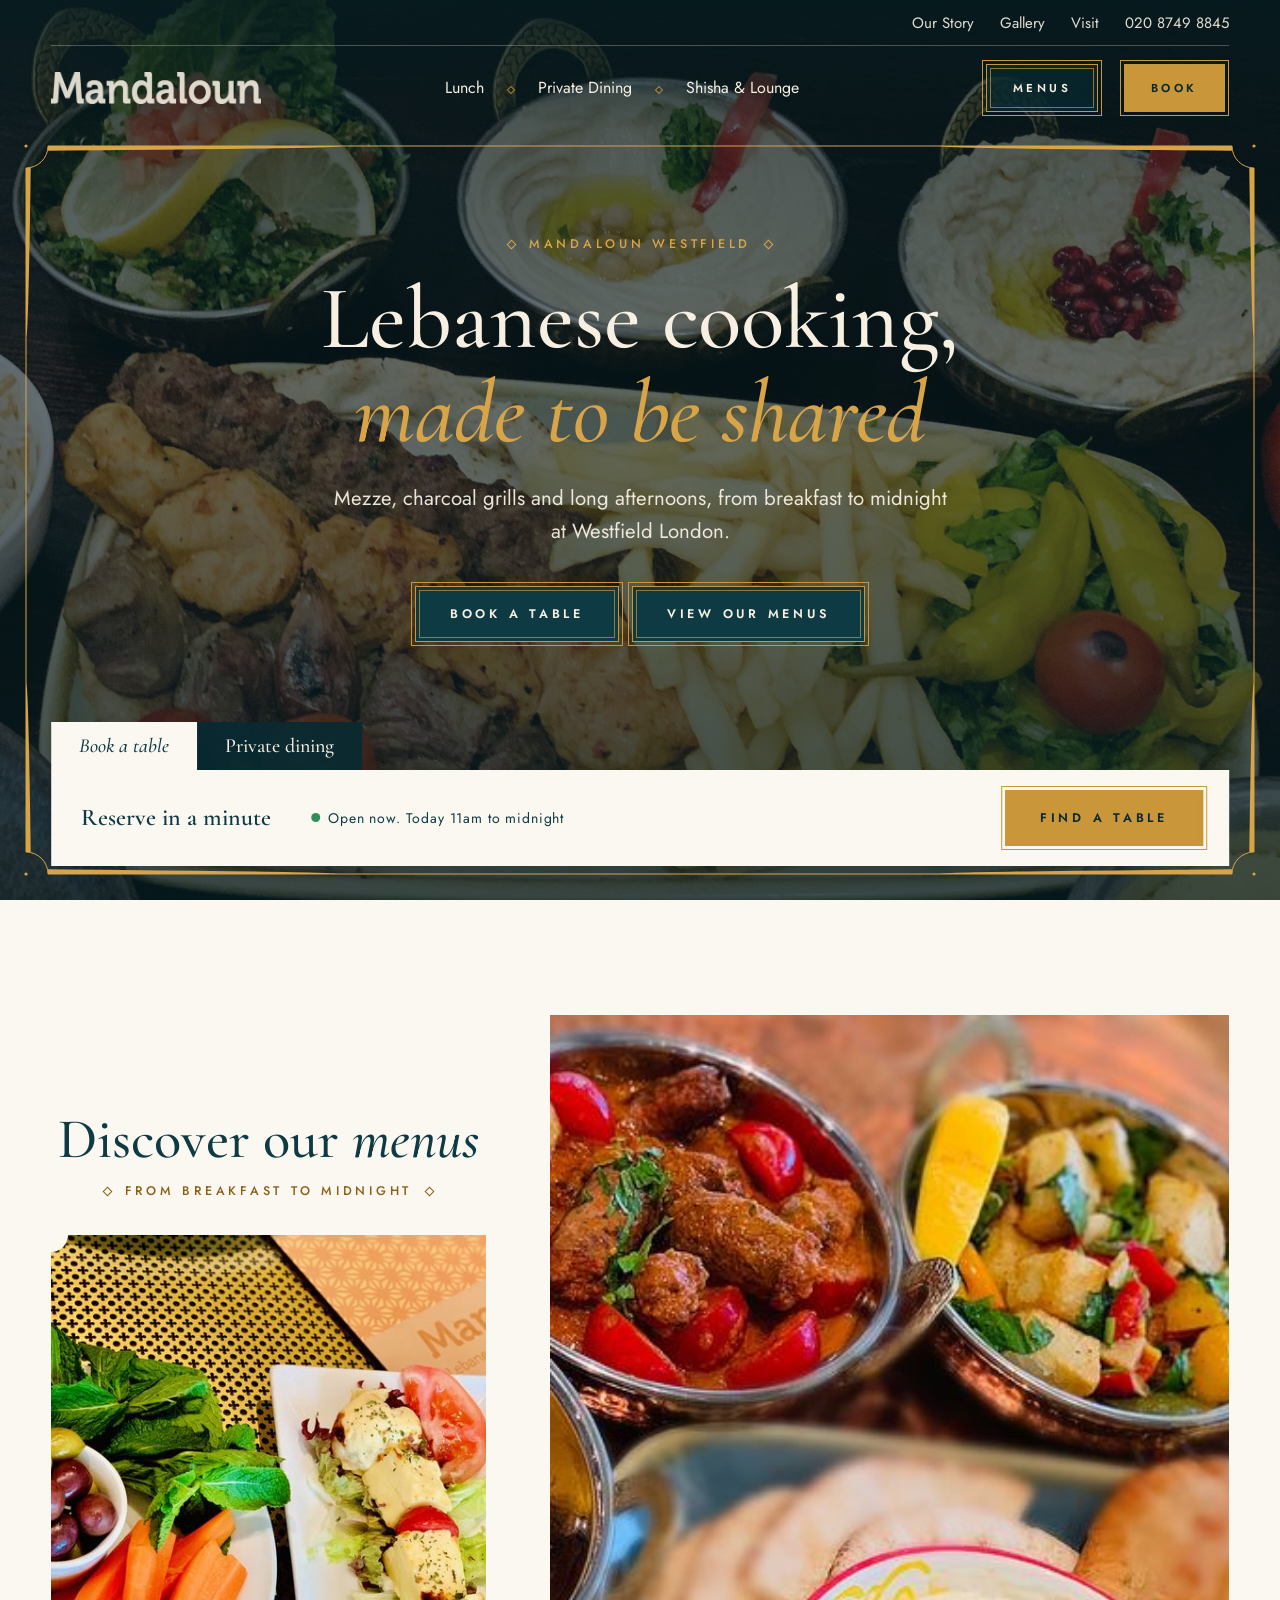
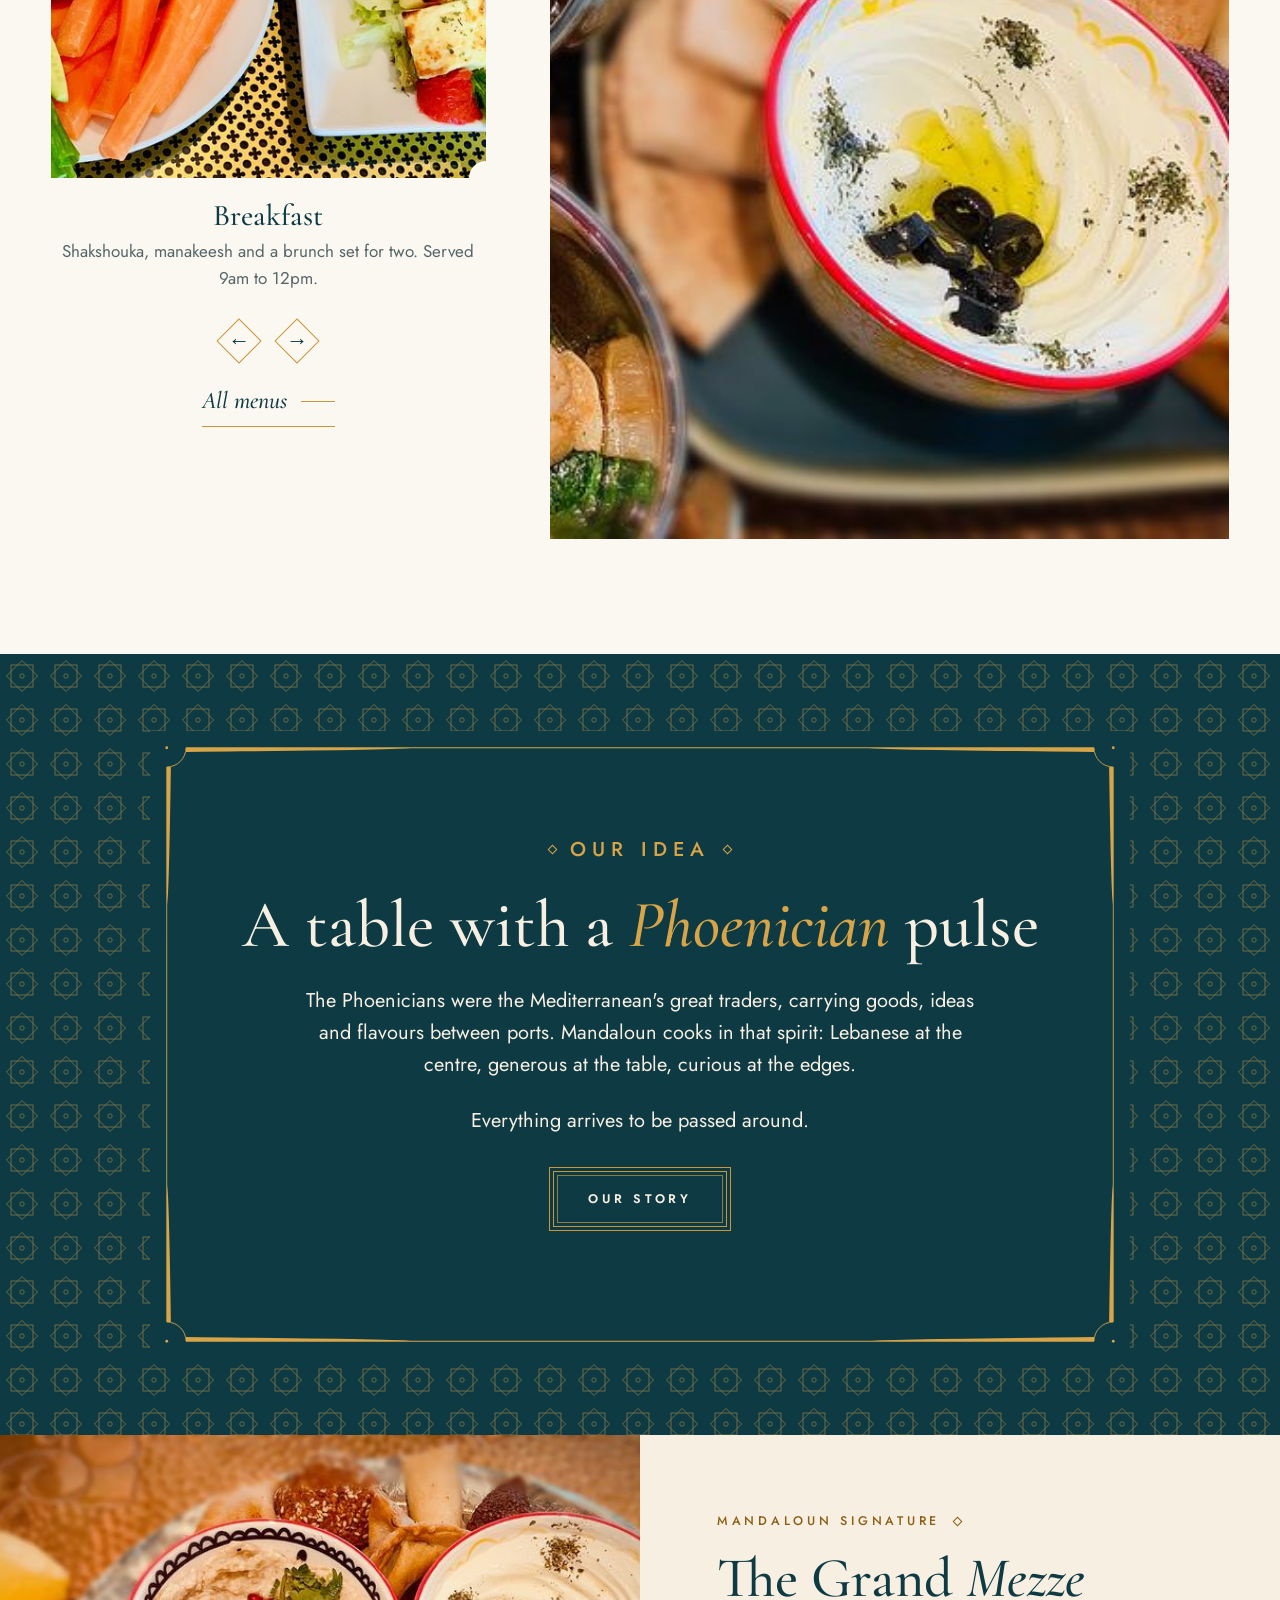
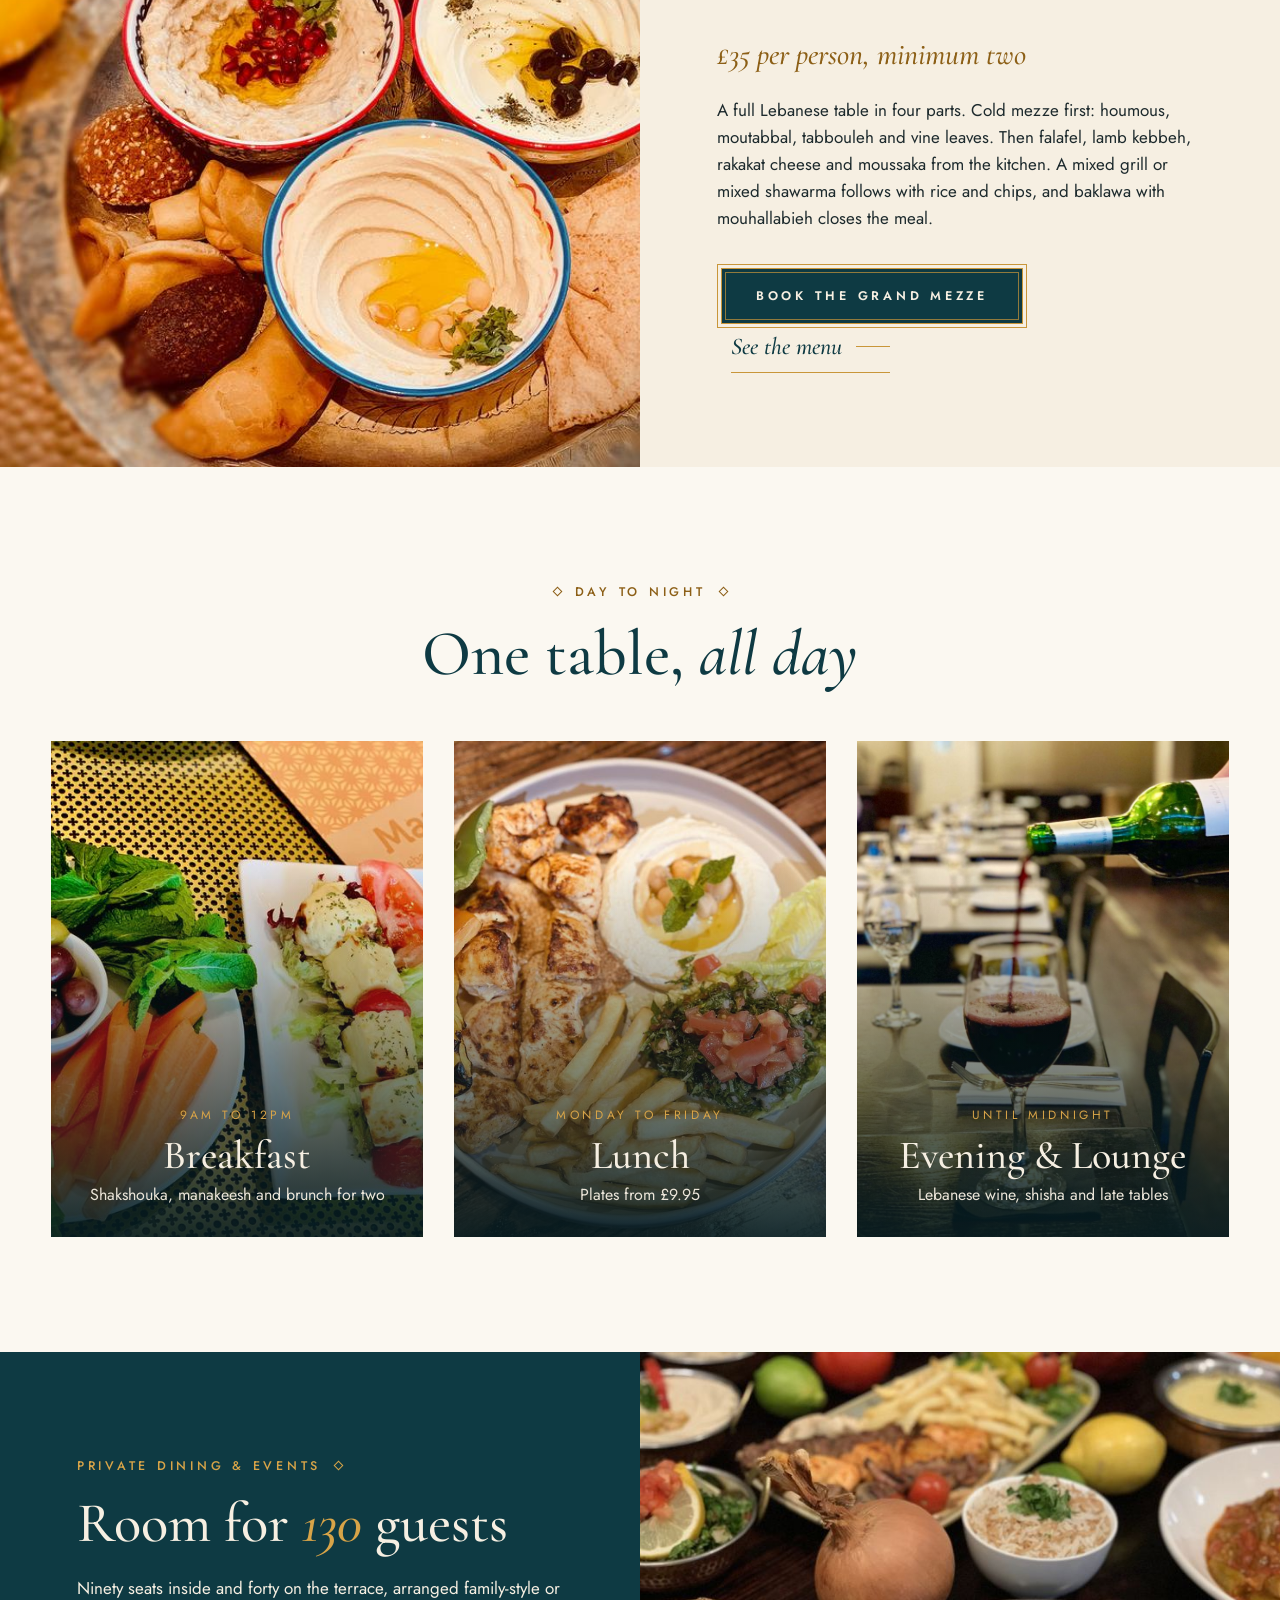
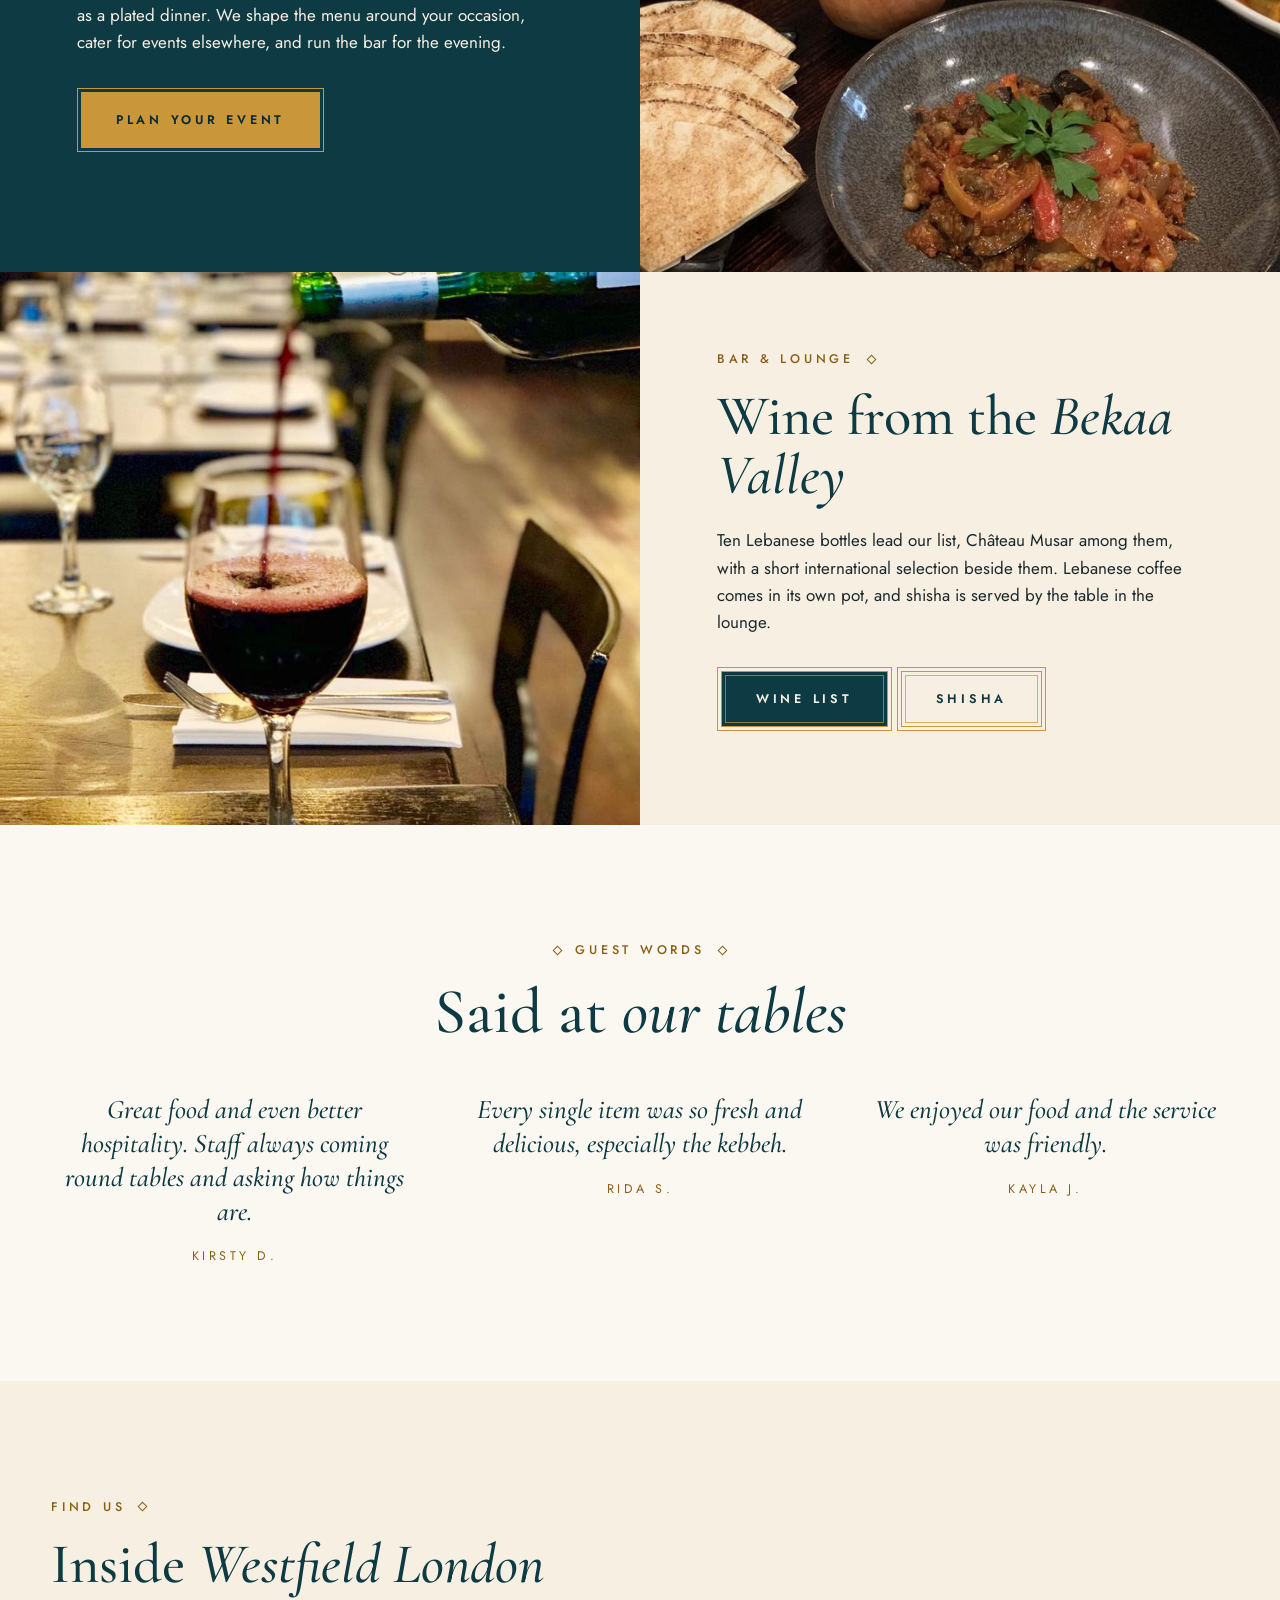
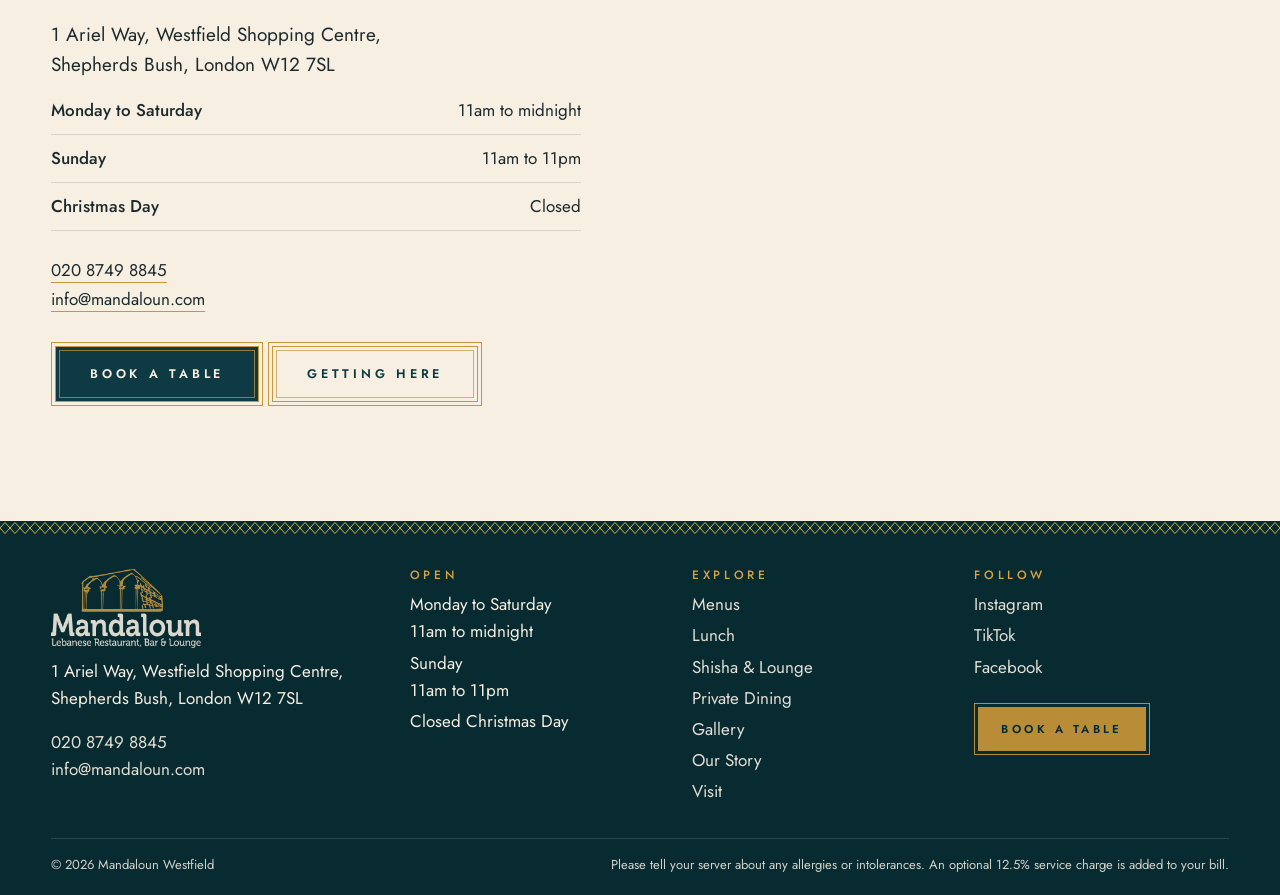
<file: index.html>
<!doctype html>
<html lang="en-GB">
<head>
<meta charset="utf-8">
<meta name="viewport" content="width=device-width, initial-scale=1">
<title>Mandaloun Westfield | Lebanese restaurant, bar and lounge at Westfield London</title>
<meta name="description" content="Lebanese mezze, charcoal grills, Lebanese wine and shisha at Westfield London, Shepherds Bush. Breakfast, lunch and dinner until midnight. Private dining for up to 130.">
<meta name="theme-color" content="#0E3A43">
<meta property="og:type" content="website">
<meta property="og:site_name" content="Mandaloun Westfield">
<meta property="og:title" content="Mandaloun Westfield | Lebanese restaurant, bar and lounge at Westfield London">
<meta property="og:description" content="Lebanese mezze, charcoal grills, Lebanese wine and shisha at Westfield London, Shepherds Bush. Breakfast, lunch and dinner until midnight. Private dining for up to 130.">
<meta property="og:image" content="assets/img/hero.jpg">
<meta name="twitter:card" content="summary_large_image">
<link rel="icon" href="assets/favicon.png" type="image/png">
<link rel="apple-touch-icon" href="assets/apple-touch-icon.png">
<link rel="preload" href="assets/fonts/cormorant-garamond-latin-500-normal.woff2" as="font" type="font/woff2" crossorigin>
<link rel="preload" href="assets/fonts/jost-latin-400-normal.woff2" as="font" type="font/woff2" crossorigin>
<link rel="stylesheet" href="assets/css/style.css">
<script>document.documentElement.className+=" js";</script>
<script type="application/ld+json">{"@context": "https://schema.org", "@type": "Restaurant", "name": "Mandaloun Westfield", "servesCuisine": ["Lebanese", "Mediterranean"], "priceRange": "\u00a3\u00a3", "telephone": "+442087498845", "email": "info@mandaloun.com", "address": {"@type": "PostalAddress", "streetAddress": "1 Ariel Way, Westfield Shopping Centre", "addressLocality": "Shepherds Bush, London", "postalCode": "W12 7SL", "addressCountry": "GB"}, "openingHoursSpecification": [{"@type": "OpeningHoursSpecification", "dayOfWeek": ["Monday", "Tuesday", "Wednesday", "Thursday", "Friday", "Saturday"], "opens": "11:00", "closes": "00:00"}, {"@type": "OpeningHoursSpecification", "dayOfWeek": "Sunday", "opens": "11:00", "closes": "23:00"}], "sameAs": ["https://www.instagram.com/mandalounuk", "https://www.facebook.com/mandalounuk", "https://www.tiktok.com/@mandalounwestfield"]}</script>
</head>
<body class="on-hero">
<a class="skip" href="#main">Skip to content</a>
<header class="site-header">
  <div class="util"><a href="our-story.html">Our Story</a><a href="gallery.html">Gallery</a><a href="visit.html">Visit</a><a href="tel:+442087498845">020 8749 8845</a></div>
  <div class="navrow">
    <a class="brand" href="index.html" aria-label="Mandaloun Westfield, home"><img class="w-dark" src="assets/img/logo-wordmark-dark.png" alt="Mandaloun" width="210" height="32"><img class="w-light" src="assets/img/logo-wordmark-light.png" alt="" width="210" height="32"></a>
    <ul class="mainnav"><li><a href="menus.html#lunch">Lunch</a></li><li><a href="private-events.html">Private Dining</a></li><li><a href="menus.html#shisha">Shisha &amp; Lounge</a></li></ul>
    <div class="navbtns"><a class="btn sm" href="menus.html">Menus</a><a class="btn sm gold" href="#" data-book>Book</a></div>
    <button class="burger" aria-label="Open menu" aria-expanded="false"><span></span><span></span></button>
  </div>
</header>
<div class="mpanel" id="mpanel" role="dialog" aria-label="Menu">
  <div class="top"><img src="assets/img/logo-wordmark-light.png" alt="Mandaloun"><button class="close" aria-label="Close menu">&times;</button></div>
  <nav><a href="menus.html">Menus</a><a href="menus.html#lunch">Lunch</a><a href="private-events.html">Private Dining</a><a href="menus.html#shisha">Shisha &amp; Lounge</a><a href="gallery.html">Gallery</a><a href="our-story.html">Our Story</a><a href="visit.html">Visit</a></nav>
  <div class="mbtns"><a class="btn gold" href="#" data-book>Book a table</a><a class="btn" href="tel:+442087498845">Call 020 8749 8845</a></div>
</div>
<main id="main">

<section class="hero" aria-label="Welcome">
  <img src="assets/img/hero.jpg" srcset="assets/img/hero-sm.jpg 800w, assets/img/hero.jpg 1800w" sizes="100vw" width="1800" height="1350" alt="Mixed grill, chips and a spread of Lebanese mezze on a dark wooden table" class="bg" fetchpriority="high">
  <div class="frame"></div>
  <div class="hero-inner">
    <p class="eyebrow">Mandaloun Westfield</p>
    <h1>Lebanese cooking,<br><em>made to be shared</em></h1>
    <p class="sub">Mezze, charcoal grills and long afternoons, from breakfast to midnight at Westfield London.</p>
    <a class="btn" href="#" data-book>Book a table</a>
    <a class="btn" href="menus.html">View our menus</a>
  </div>
  <div class="reserve">
    <div class="tabs" role="tablist"><button class="tab" role="tab" aria-selected="true">Book a table</button><button class="tab" role="tab" aria-selected="false">Private dining</button></div>
    <div class="panel on"><div class="info"><strong>Reserve in a minute</strong><span class="openpill" data-open>Open daily from 11am</span></div><a class="btn gold" href="#" data-book>Find a table</a></div>
    <div class="panel"><div class="info"><strong>Celebrations for up to 130 guests</strong><span class="s">90 inside and 40 on the terrace</span></div><a class="btn gold" href="private-events.html">Plan an event</a></div>
  </div>
</section>

<section class="pad">
  <div class="wrap discover">
    <div class="left">
      <h2>Discover our <em>menus</em></h2>
      <p class="eyebrow" style="margin-top:10px">From breakfast to midnight</p>
      <div class="slider" data-slider><div class="slide"><a href="menus.html#breakfast" style="text-decoration:none"><div class="ph"><img src="assets/img/halloumi.jpg" srcset="assets/img/halloumi-sm.jpg 800w, assets/img/halloumi.jpg 1800w" sizes="440px" width="1800" height="1294" alt="Crudités and a grilled halloumi skewer" loading="lazy" decoding="async"></div><h3>Breakfast</h3><p>Shakshouka, manakeesh and a brunch set for two. Served 9am to 12pm.</p></a></div><div class="slide"><a href="menus.html#lunch" style="text-decoration:none"><div class="ph"><img src="assets/img/taouk.jpg" srcset="assets/img/taouk-sm.jpg 800w, assets/img/taouk.jpg 1800w" sizes="440px" width="1800" height="1540" alt="Grilled chicken with houmous, tabbouleh and chips" loading="lazy" decoding="async"></div><h3>Lunch</h3><p>Monday to Friday, 11:30am to 4:30pm. Plates from £9.95.</p></a></div><div class="slide"><a href="menus.html#a-la-carte" style="text-decoration:none"><div class="ph"><img src="assets/img/table-b.jpg" srcset="assets/img/table-b-sm.jpg 800w, assets/img/table-b.jpg 1800w" sizes="440px" width="1800" height="1350" alt="A table of mezze, grills and stews" loading="lazy" decoding="async"></div><h3>A La Carte</h3><p>Mezze to share, charcoal grills, slow stews and fish.</p></a></div><div class="slide"><a href="menus.html#desserts" style="text-decoration:none"><div class="ph"><img src="assets/img/coffee.jpg" srcset="assets/img/coffee-sm.jpg 800w, assets/img/coffee.jpg 1365w" sizes="440px" width="1365" height="1200" alt="Lebanese coffee with baklawa" loading="lazy" decoding="async"></div><h3>Desserts</h3><p>Knafe, katayef and baklawa, with cheesecake for the traditionalists.</p></a></div><div class="slide"><a href="menus.html#drinks" style="text-decoration:none"><div class="ph"><img src="assets/img/lemonade.jpg" srcset="assets/img/lemonade-sm.jpg 800w, assets/img/lemonade.jpg 1200w" sizes="440px" width="1200" height="1600" alt="Fresh juices with mint on a brass tray" loading="lazy" decoding="async"></div><h3>Drinks</h3><p>Lebanese coffee, fresh lemonada, juices and smoothies.</p></a></div><div class="slide"><a href="menus.html#wine" style="text-decoration:none"><div class="ph"><img src="assets/img/wine.jpg" srcset="assets/img/wine-sm.jpg 800w, assets/img/wine.jpg 1114w" sizes="440px" width="1114" height="1471" alt="Red wine being poured" loading="lazy" decoding="async"></div><h3>Wine</h3><p>Ten Lebanese wines from the Bekaa Valley, and a short international list.</p></a></div><div class="slide"><a href="menus.html#shisha" style="text-decoration:none"><div class="ph pat" role="img" aria-label="Geometric pattern"><span>Shisha</span></div><h3>Shisha</h3><p>Al Fakher, Starbuzz and premium flavours, by the table.</p></a></div>
        <div class="arrows"><button class="arrow" data-prev aria-label="Previous menu"><span>&larr;</span></button><button class="arrow" data-next aria-label="Next menu"><span>&rarr;</span></button></div>
      </div>
      <p style="margin-top:18px"><a class="textlink" href="menus.html">All menus</a></p>
    </div>
    <div class="right"><img src="assets/img/mezze-spread.jpg" srcset="assets/img/mezze-spread-sm.jpg 800w, assets/img/mezze-spread.jpg 1500w" sizes="(max-width:1100px) 0px, 55vw" width="1500" height="1124" alt="Copper bowls of mezze with labneh, prawns, kebbeh and pastries" loading="lazy" decoding="async"></div>
  </div>
</section>

<section class="story on-dark">
  <div class="wrap" style="padding-top:clamp(40px,6vw,90px);padding-bottom:clamp(40px,6vw,90px)">
    <div class="box">
      <div class="frame tight"></div>
      <p class="eyebrow">Our idea</p>
      <h2>A table with a <em>Phoenician</em> pulse</h2>
      <p>The Phoenicians were the Mediterranean's great traders, carrying goods, ideas and flavours between ports. Mandaloun cooks in that spirit: Lebanese at the centre, generous at the table, curious at the edges.</p>
      <p>Everything arrives to be passed around.</p>
      <p style="margin-top:30px"><a class="btn" href="our-story.html">Our story</a></p>
    </div>
  </div>
</section>

<section class="split bg-cream">
  <div class="media"><img src="assets/img/mezze-trio.jpg" srcset="assets/img/mezze-trio-sm.jpg 800w, assets/img/mezze-trio.jpg 1500w" sizes="(max-width:1100px) 100vw, 50vw" width="1500" height="1124" alt="Three bowls of houmous with falafel, kebbeh and pastries on a brass tray" loading="lazy" decoding="async"></div>
  <div class="copy">
    <p class="eyebrow left">Mandaloun Signature</p>
    <h2>The Grand <em>Mezze</em></h2>
    <p class="price-tag">£35 per person, minimum two</p>
    <p>A full Lebanese table in four parts. Cold mezze first: houmous, moutabbal, tabbouleh and vine leaves. Then falafel, lamb kebbeh, rakakat cheese and moussaka from the kitchen. A mixed grill or mixed shawarma follows with rice and chips, and baklawa with mouhallabieh closes the meal.</p>
    <p style="margin-top:14px"><a class="btn" href="#" data-book>Book the Grand Mezze</a> <a class="textlink" style="margin-left:14px" href="menus.html#a-la-carte">See the menu</a></p>
  </div>
</section>

<section class="pad">
  <div class="wrap center">
    <p class="eyebrow">Day to night</p>
    <h2 class="big">One table, <em>all day</em></h2>
    <div class="trio">
      <a class="tile" href="menus.html#breakfast"><img src="assets/img/halloumi.jpg" srcset="assets/img/halloumi-sm.jpg 800w, assets/img/halloumi.jpg 1800w" sizes="(max-width:760px) 100vw, 33vw" width="1800" height="1294" alt="Crudités and a grilled halloumi skewer" loading="lazy" decoding="async"><div class="cap"><span class="t">9am to 12pm</span><h3>Breakfast</h3><p>Shakshouka, manakeesh and brunch for two</p></div></a>
      <a class="tile" href="menus.html#lunch"><img src="assets/img/taouk.jpg" srcset="assets/img/taouk-sm.jpg 800w, assets/img/taouk.jpg 1800w" sizes="(max-width:760px) 100vw, 33vw" width="1800" height="1540" alt="Grilled chicken with houmous, tabbouleh and chips" loading="lazy" decoding="async"><div class="cap"><span class="t">Monday to Friday</span><h3>Lunch</h3><p>Plates from £9.95</p></div></a>
      <a class="tile" href="menus.html#wine"><img src="assets/img/wine.jpg" srcset="assets/img/wine-sm.jpg 800w, assets/img/wine.jpg 1114w" sizes="(max-width:760px) 100vw, 33vw" width="1114" height="1471" alt="Red wine being poured in the dining room" loading="lazy" decoding="async"><div class="cap"><span class="t">Until midnight</span><h3>Evening &amp; Lounge</h3><p>Lebanese wine, shisha and late tables</p></div></a>
    </div>
  </div>
</section>

<section class="split bg-teal rev on-dark">
  <div class="media"><img src="assets/img/table-a.jpg" srcset="assets/img/table-a-sm.jpg 800w, assets/img/table-a.jpg 1800w" sizes="(max-width:1100px) 100vw, 50vw" width="1800" height="1350" alt="A table laid with okra stew, mixed grill, rice, dips and Lebanese bread" loading="lazy" decoding="async"></div>
  <div class="copy">
    <p class="eyebrow left">Private dining &amp; events</p>
    <h2>Room for <em>130</em> guests</h2>
    <p>Ninety seats inside and forty on the terrace, arranged family-style or as a plated dinner. We shape the menu around your occasion, cater for events elsewhere, and run the bar for the evening.</p>
    <p style="margin-top:14px"><a class="btn gold" href="private-events.html">Plan your event</a></p>
  </div>
</section>

<section class="split bg-cream">
  <div class="media"><img src="assets/img/wine.jpg" srcset="assets/img/wine-sm.jpg 800w, assets/img/wine.jpg 1114w" sizes="(max-width:1100px) 100vw, 50vw" width="1114" height="1471" alt="Red wine poured into a glass in the dining room" loading="lazy" decoding="async"></div>
  <div class="copy">
    <p class="eyebrow left">Bar &amp; Lounge</p>
    <h2>Wine from the <em>Bekaa Valley</em></h2>
    <p>Ten Lebanese bottles lead our list, Château Musar among them, with a short international selection beside them. Lebanese coffee comes in its own pot, and shisha is served by the table in the lounge.</p>
    <p style="margin-top:14px"><a class="btn" href="menus.html#wine">Wine list</a> <a class="btn ghost" href="menus.html#shisha">Shisha</a></p>
  </div>
</section>

<section class="pad">
  <div class="wrap center">
    <p class="eyebrow">Guest words</p>
    <h2 class="big">Said at <em>our tables</em></h2>
    <div class="quotes">
      <div class="quote"><q>Great food and even better hospitality. Staff always coming round tables and asking how things are.</q><cite>Kirsty D.</cite></div>
      <div class="quote"><q>Every single item was so fresh and delicious, especially the kebbeh.</q><cite>Rida S.</cite></div>
      <div class="quote"><q>We enjoyed our food and the service was friendly.</q><cite>Kayla J.</cite></div>
    </div>
  </div>
</section>

<section class="pad bg-cream">
  <div class="wrap visit">
    <div>
      <p class="eyebrow left">Find us</p>
      <h2>Inside <em>Westfield London</em></h2>
      <p class="addr">1 Ariel Way, Westfield Shopping Centre,<br>Shepherds Bush, London W12 7SL</p>
      <ul class="hours"><li><b>Monday to Saturday</b><span>11am to midnight</span></li><li><b>Sunday</b><span>11am to 11pm</span></li><li><b>Christmas Day</b><span>Closed</span></li></ul>
      <ul class="contact-list"><li><a href="tel:+442087498845">020 8749 8845</a></li><li><a href="mailto:info@mandaloun.com">info@mandaloun.com</a></li></ul>
      <a class="btn" href="#" data-book>Book a table</a> <a class="btn ghost" href="visit.html">Getting here</a>
    </div>
    <div class="map"><iframe title="Map showing Mandaloun Westfield" src="https://www.google.com/maps?q=Mandaloun+Westfield+London,+1+Ariel+Way,+London+W12+7SL&output=embed" loading="lazy" referrerpolicy="no-referrer-when-downgrade"></iframe></div>
  </div>
</section>
</main>
<footer class="site-footer">
  <div class="pat" aria-hidden="true"></div>
  <div class="wrap">
    <div class="foot-grid">
      <div>
        <img src="assets/img/logo-lockup-light.png" alt="Mandaloun, Lebanese Restaurant, Bar &amp; Lounge" width="220" height="116" loading="lazy">
        <p>1 Ariel Way, Westfield Shopping Centre,<br>Shepherds Bush, London W12 7SL</p>
        <p><a href="tel:+442087498845">020 8749 8845</a><br><a href="mailto:info@mandaloun.com">info@mandaloun.com</a></p>
      </div>
      <div>
        <h4>Open</h4>
        <ul><li>Monday to Saturday<br>11am to midnight</li><li>Sunday<br>11am to 11pm</li><li>Closed Christmas Day</li></ul>
      </div>
      <div>
        <h4>Explore</h4>
        <ul><li><a href="menus.html">Menus</a></li><li><a href="menus.html#lunch">Lunch</a></li><li><a href="menus.html#shisha">Shisha &amp; Lounge</a></li><li><a href="private-events.html">Private Dining</a></li><li><a href="gallery.html">Gallery</a></li><li><a href="our-story.html">Our Story</a></li><li><a href="visit.html">Visit</a></li></ul>
      </div>
      <div>
        <h4>Follow</h4>
        <ul><li><a href="https://www.instagram.com/mandalounuk" rel="noopener" target="_blank">Instagram</a></li><li><a href="https://www.tiktok.com/@mandalounwestfield" rel="noopener" target="_blank">TikTok</a></li><li><a href="https://www.facebook.com/mandalounuk" rel="noopener" target="_blank">Facebook</a></li></ul>
        <p style="margin-top:22px"><a class="btn sm gold" href="#" data-book>Book a table</a></p>
      </div>
    </div>
    <div class="foot-bottom">
      <span>&copy; 2026 Mandaloun Westfield</span>
      <span>Please tell your server about any allergies or intolerances. An optional 12.5% service charge is added to your bill.</span>
    </div>
  </div>
</footer>
<script src="assets/js/main.js" defer></script>
</body>
</html>
</file>
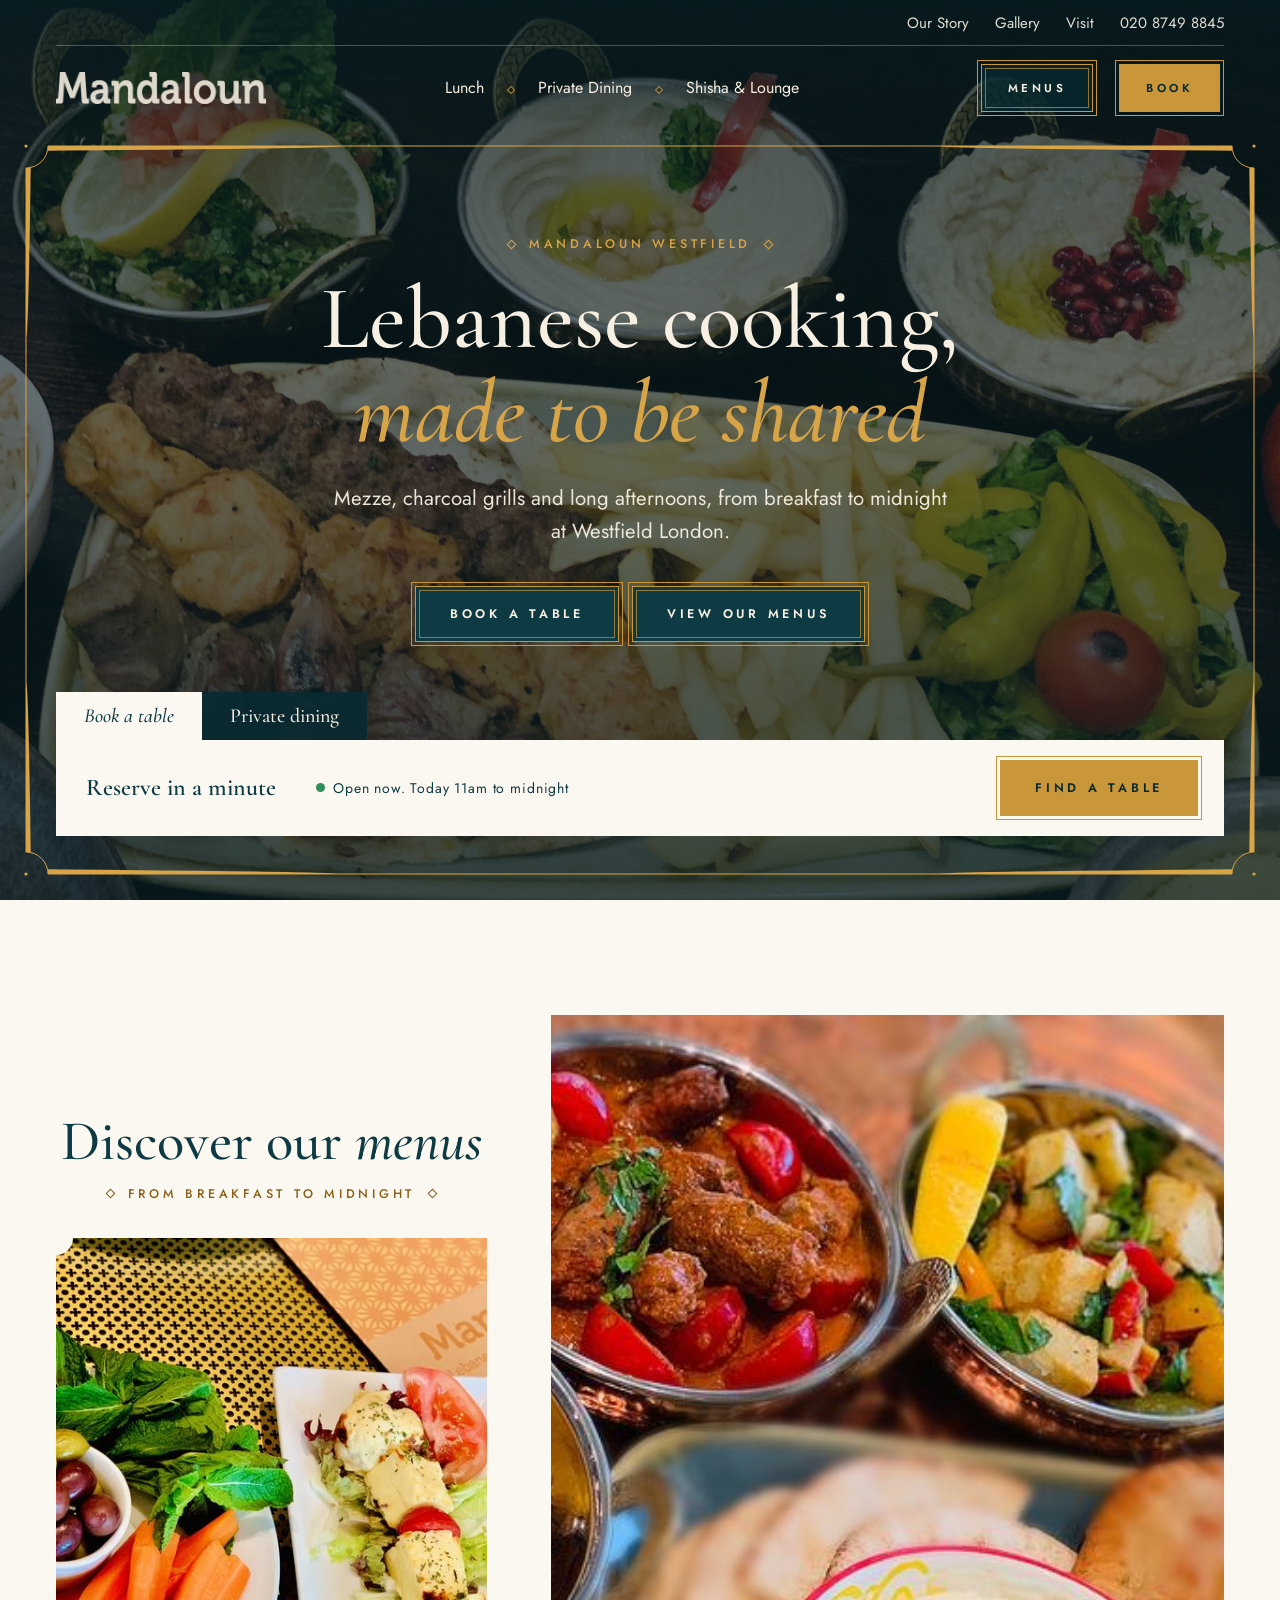
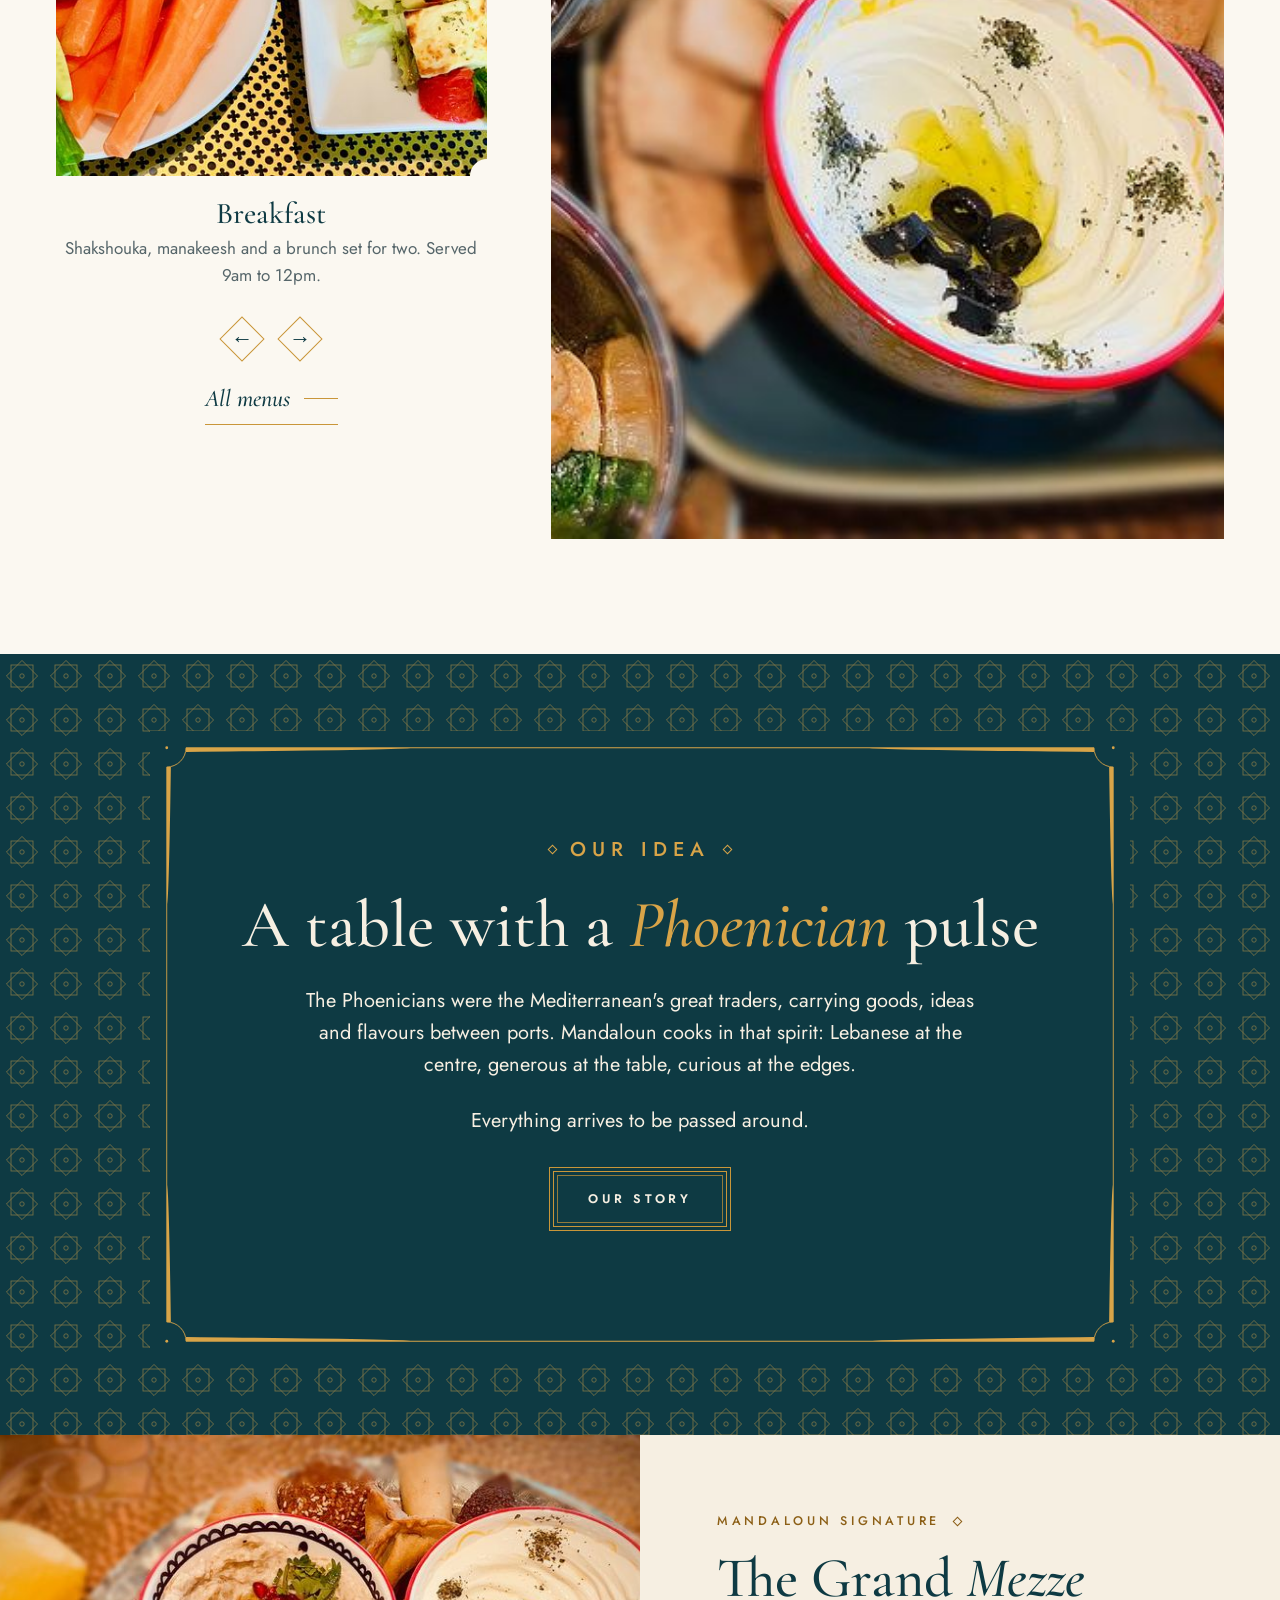
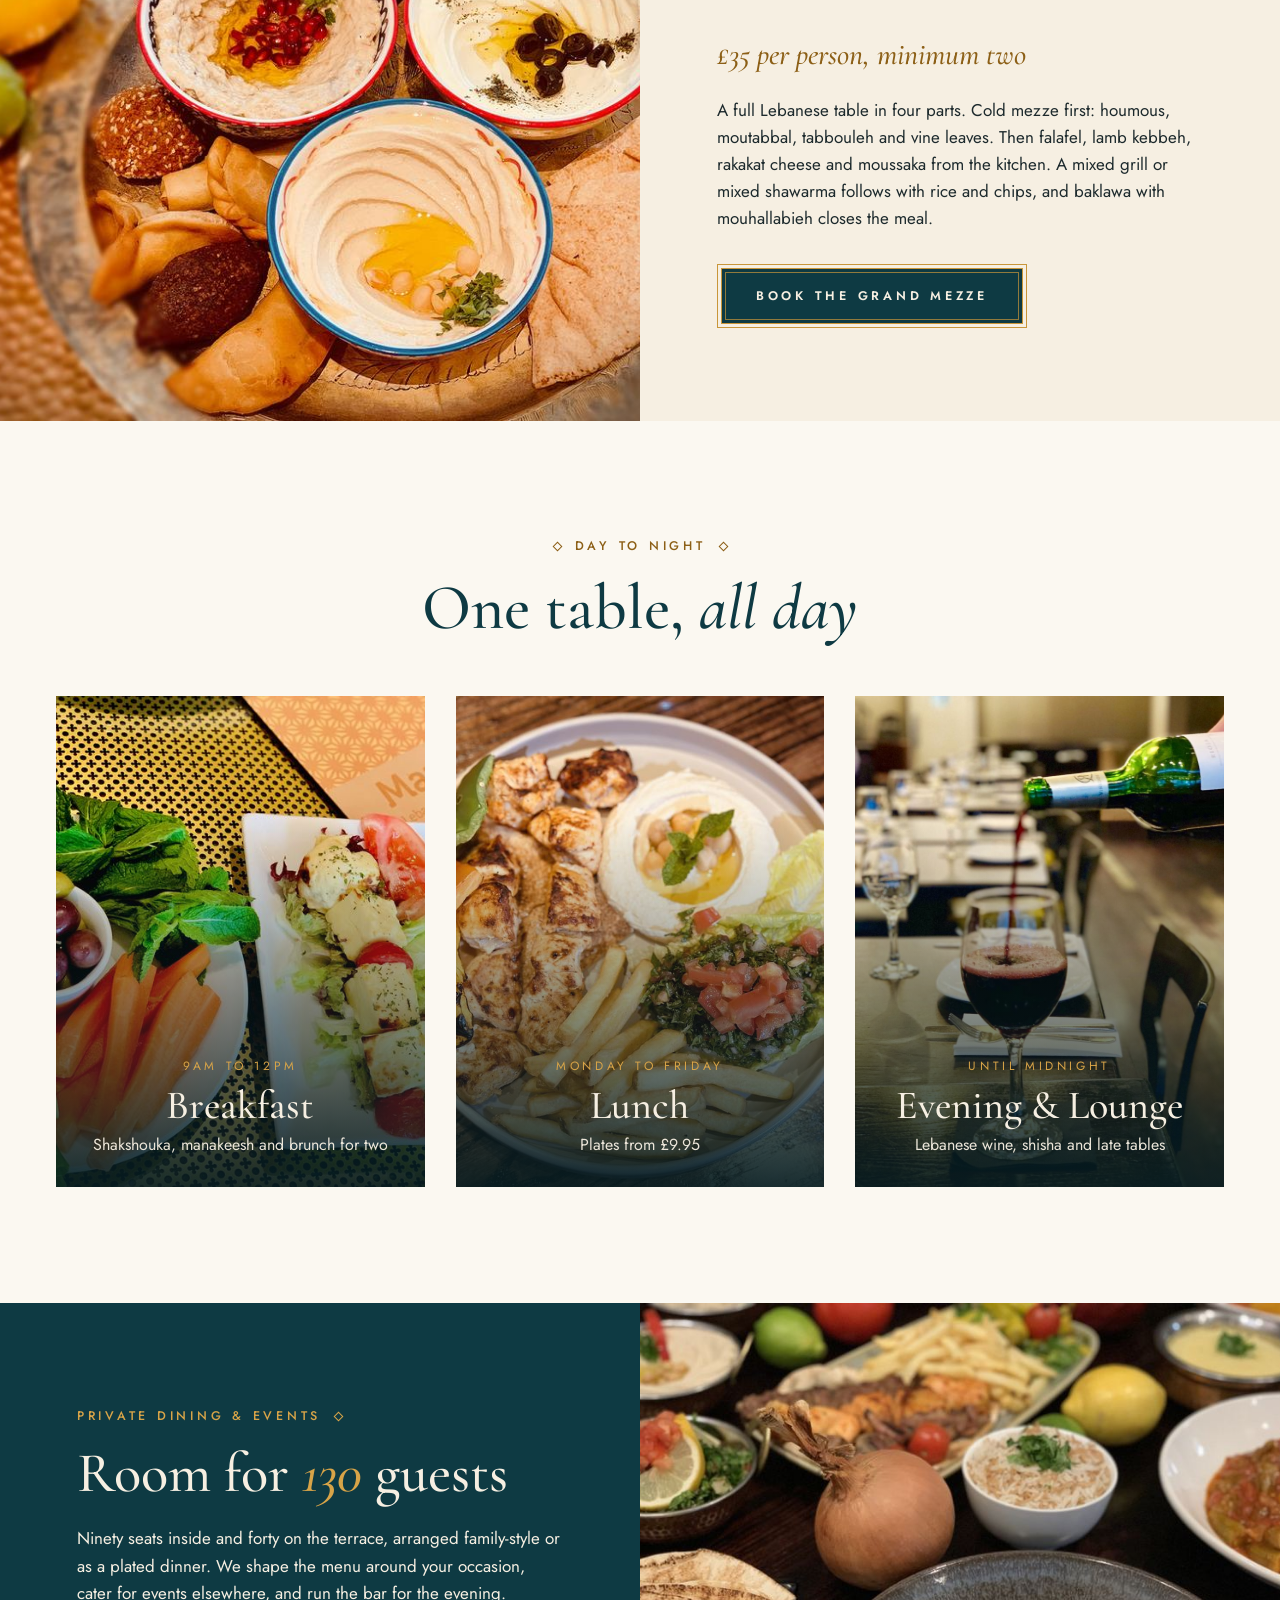
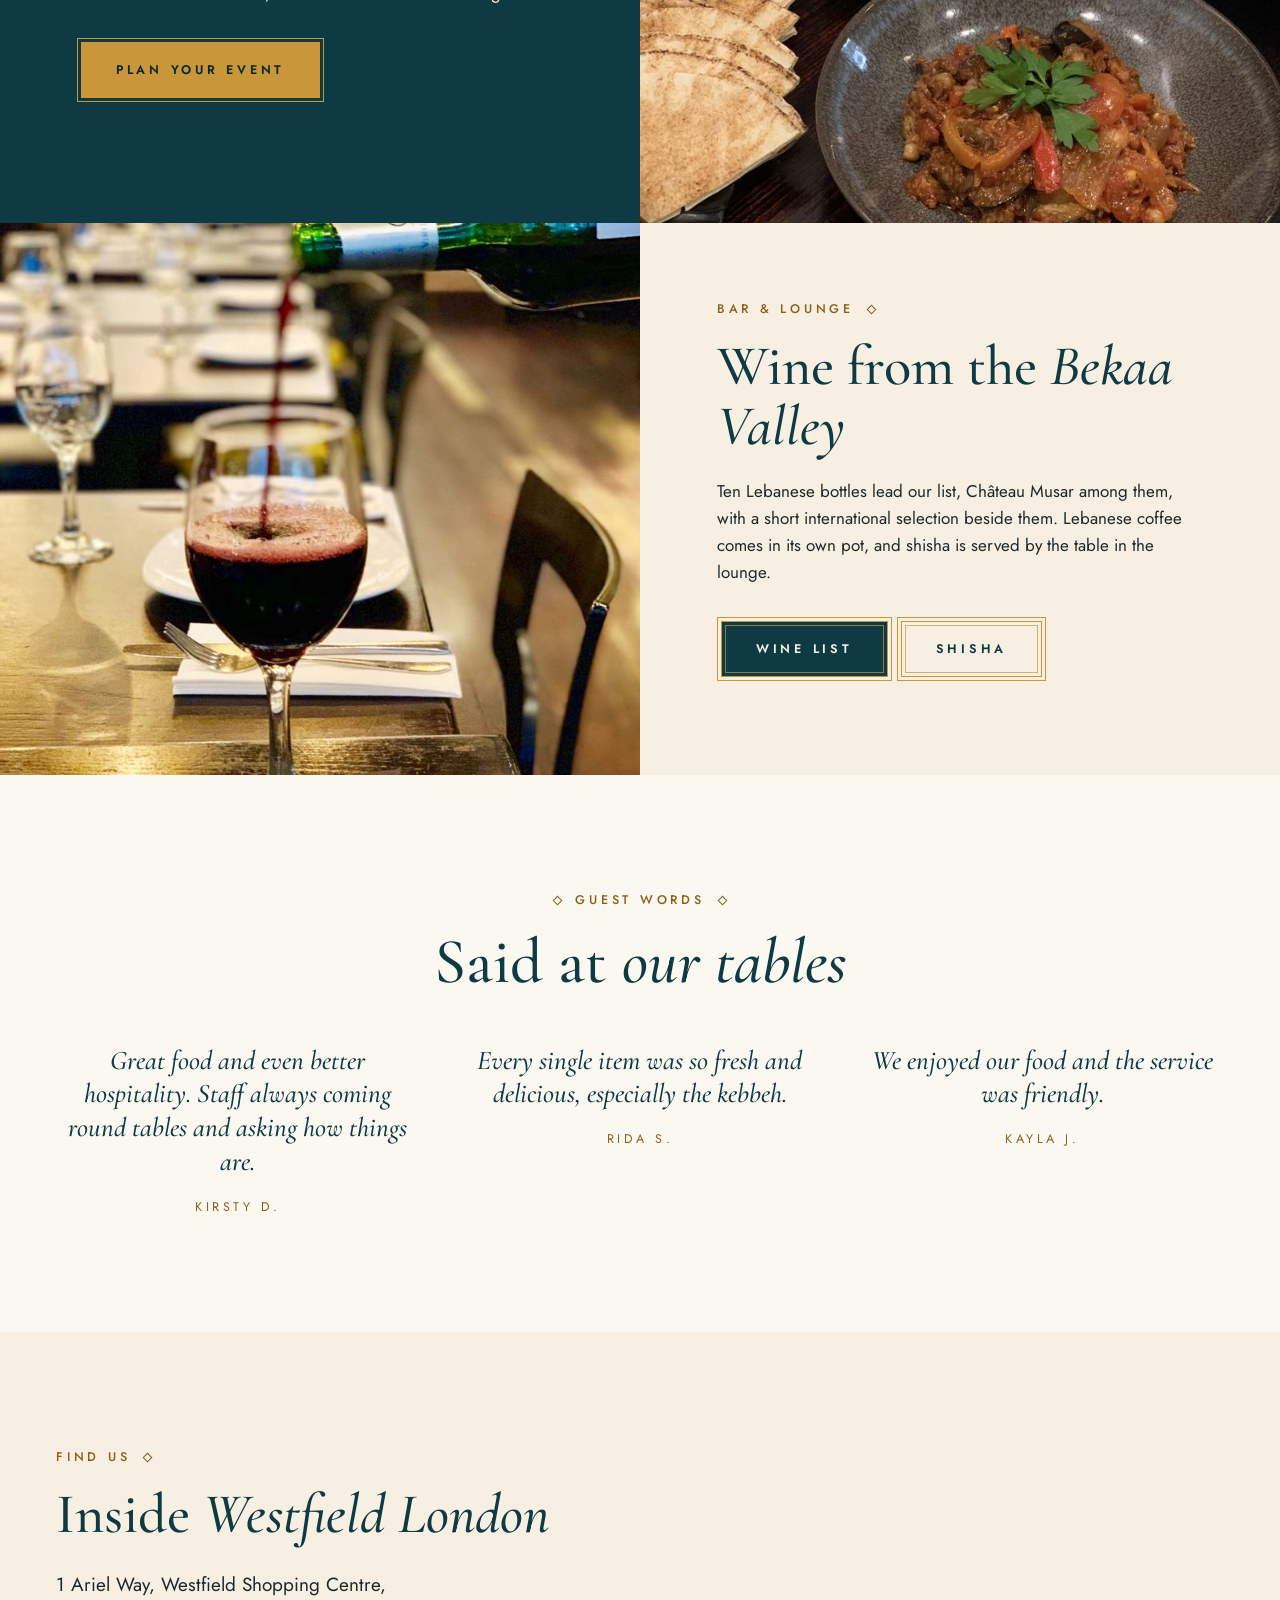
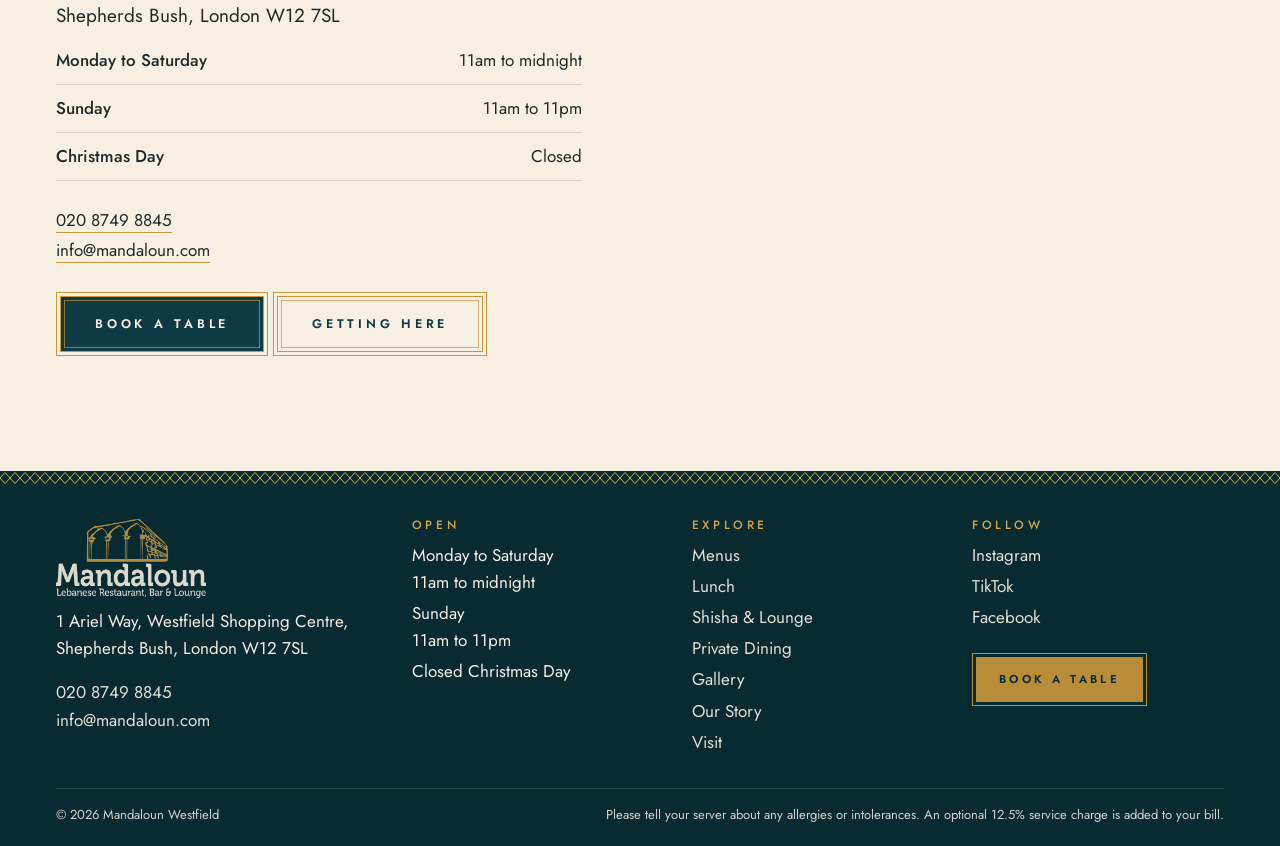
<file: site/index.html>
<!doctype html>
<html lang="en-GB">
<head>
<meta charset="utf-8">
<meta name="viewport" content="width=device-width, initial-scale=1">
<title>Mandaloun Westfield | Lebanese restaurant, bar and lounge at Westfield London</title>
<meta name="description" content="Lebanese mezze, charcoal grills, Lebanese wine and shisha at Westfield London, Shepherds Bush. Breakfast, lunch and dinner until midnight. Private dining for up to 130.">
<meta name="theme-color" content="#0E3A43">
<meta property="og:type" content="website">
<meta property="og:site_name" content="Mandaloun Westfield">
<meta property="og:title" content="Mandaloun Westfield | Lebanese restaurant, bar and lounge at Westfield London">
<meta property="og:description" content="Lebanese mezze, charcoal grills, Lebanese wine and shisha at Westfield London, Shepherds Bush. Breakfast, lunch and dinner until midnight. Private dining for up to 130.">
<meta property="og:image" content="assets/img/hero.jpg">
<meta name="twitter:card" content="summary_large_image">
<link rel="icon" href="assets/favicon.png" type="image/png">
<link rel="apple-touch-icon" href="assets/apple-touch-icon.png">
<link rel="preload" href="assets/fonts/cormorant-garamond-latin-500-normal.woff2" as="font" type="font/woff2" crossorigin>
<link rel="preload" href="assets/fonts/jost-latin-400-normal.woff2" as="font" type="font/woff2" crossorigin>
<link rel="stylesheet" href="assets/css/style.css">
<script>document.documentElement.className+=" js";</script>
<script type="application/ld+json">{"@context": "https://schema.org", "@type": "Restaurant", "name": "Mandaloun Westfield", "servesCuisine": ["Lebanese", "Mediterranean"], "priceRange": "\u00a3\u00a3", "telephone": "+442087498845", "email": "info@mandaloun.com", "address": {"@type": "PostalAddress", "streetAddress": "1 Ariel Way, Westfield Shopping Centre", "addressLocality": "Shepherds Bush, London", "postalCode": "W12 7SL", "addressCountry": "GB"}, "openingHoursSpecification": [{"@type": "OpeningHoursSpecification", "dayOfWeek": ["Monday", "Tuesday", "Wednesday", "Thursday", "Friday", "Saturday"], "opens": "11:00", "closes": "00:00"}, {"@type": "OpeningHoursSpecification", "dayOfWeek": "Sunday", "opens": "11:00", "closes": "23:00"}], "sameAs": ["https://www.instagram.com/mandalounuk", "https://www.facebook.com/mandalounuk", "https://www.tiktok.com/@mandalounwestfield"]}</script>
</head>
<body class="on-hero">
<a class="skip" href="#main">Skip to content</a>
<header class="site-header">
  <div class="util"><a href="our-story.html">Our Story</a><a href="gallery.html">Gallery</a><a href="visit.html">Visit</a><a href="tel:+442087498845">020 8749 8845</a></div>
  <div class="navrow">
    <a class="brand" href="index.html" aria-label="Mandaloun Westfield, home"><img class="w-dark" src="assets/img/logo-wordmark-dark.png" alt="Mandaloun" width="210" height="32"><img class="w-light" src="assets/img/logo-wordmark-light.png" alt="" width="210" height="32"></a>
    <ul class="mainnav"><li><a href="menus.html#lunch">Lunch</a></li><li><a href="private-events.html">Private Dining</a></li><li><a href="menus.html#shisha">Shisha &amp; Lounge</a></li></ul>
    <div class="navbtns"><a class="btn sm" href="menus.html">Menus</a><a class="btn sm gold" href="#" data-book>Book</a></div>
    <button class="burger" aria-label="Open menu" aria-expanded="false"><span></span><span></span><span></span></button>
  </div>
</header>
<div class="mpanel" id="mpanel" role="dialog" aria-label="Menu">
  <div class="top"><img src="assets/img/logo-wordmark-light.png" alt="Mandaloun"><button class="close" aria-label="Close menu">&times;</button></div>
  <nav><a href="menus.html">Menus</a><a href="menus.html#lunch">Lunch</a><a href="private-events.html">Private Dining</a><a href="menus.html#shisha">Shisha &amp; Lounge</a><a href="gallery.html">Gallery</a><a href="our-story.html">Our Story</a><a href="visit.html">Visit</a></nav>
  <div class="mbtns"><a class="btn gold" href="#" data-book>Book a table</a><a class="btn" href="tel:+442087498845">Call 020 8749 8845</a></div>
</div>
<main id="main">

<section class="hero" aria-label="Welcome">
  <img src="assets/img/hero.jpg" srcset="assets/img/hero-sm.jpg 800w, assets/img/hero.jpg 1800w" sizes="100vw" width="1800" height="1350" alt="Mixed grill, chips and a spread of Lebanese mezze on a dark wooden table" class="bg" fetchpriority="high">
  <div class="frame"></div>
  <div class="hero-inner">
    <p class="eyebrow">Mandaloun Westfield</p>
    <h1>Lebanese cooking,<br><em>made to be shared</em></h1>
    <p class="sub">Mezze, charcoal grills and long afternoons, from breakfast to midnight at Westfield London.</p>
    <a class="btn" href="#" data-book>Book a table</a>
    <a class="btn" href="menus.html">View our menus</a>
  </div>
  <div class="reserve">
    <div class="tabs" role="tablist"><button class="tab" role="tab" aria-selected="true">Book a table</button><button class="tab" role="tab" aria-selected="false">Private dining</button></div>
    <div class="panel on"><div class="info"><strong>Reserve in a minute</strong><span class="openpill" data-open>Open daily from 11am</span></div><a class="btn gold" href="#" data-book>Find a table</a></div>
    <div class="panel"><div class="info"><strong>Celebrations for up to 130 guests</strong><span class="s">90 inside and 40 on the terrace</span></div><a class="btn gold" href="private-events.html">Plan an event</a></div>
  </div>
</section>

<section class="pad">
  <div class="wrap discover">
    <div class="left">
      <h2>Discover our <em>menus</em></h2>
      <p class="eyebrow" style="margin-top:10px">From breakfast to midnight</p>
      <div class="slider" data-slider><div class="slide"><a href="menus.html#breakfast" style="text-decoration:none"><div class="ph"><img src="assets/img/halloumi.jpg" srcset="assets/img/halloumi-sm.jpg 800w, assets/img/halloumi.jpg 1800w" sizes="440px" width="1800" height="1294" alt="Crudités and a grilled halloumi skewer" loading="lazy" decoding="async"></div><h3>Breakfast</h3><p>Shakshouka, manakeesh and a brunch set for two. Served 9am to 12pm.</p></a></div><div class="slide"><a href="menus.html#lunch" style="text-decoration:none"><div class="ph"><img src="assets/img/taouk.jpg" srcset="assets/img/taouk-sm.jpg 800w, assets/img/taouk.jpg 1800w" sizes="440px" width="1800" height="1540" alt="Grilled chicken with houmous, tabbouleh and chips" loading="lazy" decoding="async"></div><h3>Lunch</h3><p>Monday to Friday, 11:30am to 4:30pm. Plates from £9.95.</p></a></div><div class="slide"><a href="menus.html#a-la-carte" style="text-decoration:none"><div class="ph"><img src="assets/img/table-b.jpg" srcset="assets/img/table-b-sm.jpg 800w, assets/img/table-b.jpg 1800w" sizes="440px" width="1800" height="1350" alt="A table of mezze, grills and stews" loading="lazy" decoding="async"></div><h3>A La Carte</h3><p>Mezze to share, charcoal grills, slow stews and fish.</p></a></div><div class="slide"><a href="menus.html#desserts" style="text-decoration:none"><div class="ph"><img src="assets/img/coffee.jpg" srcset="assets/img/coffee-sm.jpg 800w, assets/img/coffee.jpg 1365w" sizes="440px" width="1365" height="1200" alt="Lebanese coffee with baklawa" loading="lazy" decoding="async"></div><h3>Desserts</h3><p>Knafe, katayef and baklawa, with cheesecake for the traditionalists.</p></a></div><div class="slide"><a href="menus.html#drinks" style="text-decoration:none"><div class="ph"><img src="assets/img/lemonade.jpg" srcset="assets/img/lemonade-sm.jpg 800w, assets/img/lemonade.jpg 1200w" sizes="440px" width="1200" height="1600" alt="Fresh juices with mint on a brass tray" loading="lazy" decoding="async"></div><h3>Drinks</h3><p>Lebanese coffee, fresh lemonada, juices and smoothies.</p></a></div><div class="slide"><a href="menus.html#wine" style="text-decoration:none"><div class="ph"><img src="assets/img/wine.jpg" srcset="assets/img/wine-sm.jpg 800w, assets/img/wine.jpg 1114w" sizes="440px" width="1114" height="1471" alt="Red wine being poured" loading="lazy" decoding="async"></div><h3>Wine</h3><p>Ten Lebanese wines from the Bekaa Valley, and a short international list.</p></a></div><div class="slide"><a href="menus.html#shisha" style="text-decoration:none"><div class="ph pat" role="img" aria-label="Geometric pattern"><span>Shisha</span></div><h3>Shisha</h3><p>Al Fakher, Starbuzz and premium flavours, by the table.</p></a></div>
        <div class="arrows"><button class="arrow" data-prev aria-label="Previous menu"><span>&larr;</span></button><button class="arrow" data-next aria-label="Next menu"><span>&rarr;</span></button></div>
      </div>
      <p style="margin-top:18px"><a class="textlink" href="menus.html">All menus</a></p>
    </div>
    <div class="right"><img src="assets/img/mezze-spread.jpg" srcset="assets/img/mezze-spread-sm.jpg 800w, assets/img/mezze-spread.jpg 1500w" sizes="(max-width:1100px) 0px, 55vw" width="1500" height="1124" alt="Copper bowls of mezze with labneh, prawns, kebbeh and pastries" loading="lazy" decoding="async"></div>
  </div>
</section>

<section class="story on-dark">
  <div class="wrap" style="padding-top:clamp(40px,6vw,90px);padding-bottom:clamp(40px,6vw,90px)">
    <div class="box">
      <div class="frame tight"></div>
      <p class="eyebrow">Our idea</p>
      <h2>A table with a <em>Phoenician</em> pulse</h2>
      <p>The Phoenicians were the Mediterranean's great traders, carrying goods, ideas and flavours between ports. Mandaloun cooks in that spirit: Lebanese at the centre, generous at the table, curious at the edges.</p>
      <p>Everything arrives to be passed around.</p>
      <p style="margin-top:30px"><a class="btn" href="our-story.html">Our story</a></p>
    </div>
  </div>
</section>

<section class="split bg-cream">
  <div class="media"><img src="assets/img/mezze-trio.jpg" srcset="assets/img/mezze-trio-sm.jpg 800w, assets/img/mezze-trio.jpg 1500w" sizes="(max-width:1100px) 100vw, 50vw" width="1500" height="1124" alt="Three bowls of houmous with falafel, kebbeh and pastries on a brass tray" loading="lazy" decoding="async"></div>
  <div class="copy">
    <p class="eyebrow left">Mandaloun Signature</p>
    <h2><a class="hlink" href="menus.html#a-la-carte">The Grand <em>Mezze</em></a></h2>
    <p class="price-tag">£35 per person, minimum two</p>
    <p>A full Lebanese table in four parts. Cold mezze first: houmous, moutabbal, tabbouleh and vine leaves. Then falafel, lamb kebbeh, rakakat cheese and moussaka from the kitchen. A mixed grill or mixed shawarma follows with rice and chips, and baklawa with mouhallabieh closes the meal.</p>
    <p style="margin-top:14px"><a class="btn" href="#" data-book>Book the Grand Mezze</a></p>
  </div>
</section>

<section class="pad">
  <div class="wrap center">
    <p class="eyebrow">Day to night</p>
    <h2 class="big">One table, <em>all day</em></h2>
    <div class="trio">
      <a class="tile" href="menus.html#breakfast"><img src="assets/img/halloumi.jpg" srcset="assets/img/halloumi-sm.jpg 800w, assets/img/halloumi.jpg 1800w" sizes="(max-width:760px) 100vw, 33vw" width="1800" height="1294" alt="Crudités and a grilled halloumi skewer" loading="lazy" decoding="async"><div class="cap"><span class="t">9am to 12pm</span><h3>Breakfast</h3><p>Shakshouka, manakeesh and brunch for two</p></div></a>
      <a class="tile" href="menus.html#lunch"><img src="assets/img/taouk.jpg" srcset="assets/img/taouk-sm.jpg 800w, assets/img/taouk.jpg 1800w" sizes="(max-width:760px) 100vw, 33vw" width="1800" height="1540" alt="Grilled chicken with houmous, tabbouleh and chips" loading="lazy" decoding="async"><div class="cap"><span class="t">Monday to Friday</span><h3>Lunch</h3><p>Plates from £9.95</p></div></a>
      <a class="tile" href="menus.html#wine"><img src="assets/img/wine.jpg" srcset="assets/img/wine-sm.jpg 800w, assets/img/wine.jpg 1114w" sizes="(max-width:760px) 100vw, 33vw" width="1114" height="1471" alt="Red wine being poured in the dining room" loading="lazy" decoding="async"><div class="cap"><span class="t">Until midnight</span><h3>Evening &amp; Lounge</h3><p>Lebanese wine, shisha and late tables</p></div></a>
    </div>
  </div>
</section>

<section class="split bg-teal rev on-dark">
  <div class="media"><img src="assets/img/table-a.jpg" srcset="assets/img/table-a-sm.jpg 800w, assets/img/table-a.jpg 1800w" sizes="(max-width:1100px) 100vw, 50vw" width="1800" height="1350" alt="A table laid with okra stew, mixed grill, rice, dips and Lebanese bread" loading="lazy" decoding="async"></div>
  <div class="copy">
    <p class="eyebrow left">Private dining &amp; events</p>
    <h2>Room for <em>130</em> guests</h2>
    <p>Ninety seats inside and forty on the terrace, arranged family-style or as a plated dinner. We shape the menu around your occasion, cater for events elsewhere, and run the bar for the evening.</p>
    <p style="margin-top:14px"><a class="btn gold" href="private-events.html">Plan your event</a></p>
  </div>
</section>

<section class="split bg-cream">
  <div class="media"><img src="assets/img/wine.jpg" srcset="assets/img/wine-sm.jpg 800w, assets/img/wine.jpg 1114w" sizes="(max-width:1100px) 100vw, 50vw" width="1114" height="1471" alt="Red wine poured into a glass in the dining room" loading="lazy" decoding="async"></div>
  <div class="copy">
    <p class="eyebrow left">Bar &amp; Lounge</p>
    <h2>Wine from the <em>Bekaa Valley</em></h2>
    <p>Ten Lebanese bottles lead our list, Château Musar among them, with a short international selection beside them. Lebanese coffee comes in its own pot, and shisha is served by the table in the lounge.</p>
    <p style="margin-top:14px"><a class="btn" href="menus.html#wine">Wine list</a> <a class="btn ghost" href="menus.html#shisha">Shisha</a></p>
  </div>
</section>

<section class="pad">
  <div class="wrap center">
    <p class="eyebrow">Guest words</p>
    <h2 class="big">Said at <em>our tables</em></h2>
    <div class="quotes">
      <div class="quote"><q>Great food and even better hospitality. Staff always coming round tables and asking how things are.</q><cite>Kirsty D.</cite></div>
      <div class="quote"><q>Every single item was so fresh and delicious, especially the kebbeh.</q><cite>Rida S.</cite></div>
      <div class="quote"><q>We enjoyed our food and the service was friendly.</q><cite>Kayla J.</cite></div>
    </div>
  </div>
</section>

<section class="pad bg-cream">
  <div class="wrap visit">
    <div>
      <p class="eyebrow left">Find us</p>
      <h2>Inside <em>Westfield London</em></h2>
      <p class="addr">1 Ariel Way, Westfield Shopping Centre,<br>Shepherds Bush, London W12 7SL</p>
      <ul class="hours"><li><b>Monday to Saturday</b><span>11am to midnight</span></li><li><b>Sunday</b><span>11am to 11pm</span></li><li><b>Christmas Day</b><span>Closed</span></li></ul>
      <ul class="contact-list"><li><a href="tel:+442087498845">020 8749 8845</a></li><li><a href="mailto:info@mandaloun.com">info@mandaloun.com</a></li></ul>
      <a class="btn" href="#" data-book>Book a table</a> <a class="btn ghost" href="visit.html">Getting here</a>
    </div>
    <div class="map"><iframe title="Map showing Mandaloun Westfield" src="https://www.google.com/maps?q=Mandaloun+Westfield+London,+1+Ariel+Way,+London+W12+7SL&output=embed" loading="lazy" referrerpolicy="no-referrer-when-downgrade"></iframe></div>
  </div>
</section>
</main>
<footer class="site-footer">
  <div class="pat" aria-hidden="true"></div>
  <div class="wrap">
    <div class="foot-grid">
      <div>
        <img src="assets/img/logo-lockup-light.png" alt="Mandaloun, Lebanese Restaurant, Bar &amp; Lounge" width="220" height="116" loading="lazy">
        <p>1 Ariel Way, Westfield Shopping Centre,<br>Shepherds Bush, London W12 7SL</p>
        <p><a href="tel:+442087498845">020 8749 8845</a><br><a href="mailto:info@mandaloun.com">info@mandaloun.com</a></p>
      </div>
      <div>
        <h4>Open</h4>
        <ul><li>Monday to Saturday<br>11am to midnight</li><li>Sunday<br>11am to 11pm</li><li>Closed Christmas Day</li></ul>
      </div>
      <div>
        <h4>Explore</h4>
        <ul><li><a href="menus.html">Menus</a></li><li><a href="menus.html#lunch">Lunch</a></li><li><a href="menus.html#shisha">Shisha &amp; Lounge</a></li><li><a href="private-events.html">Private Dining</a></li><li><a href="gallery.html">Gallery</a></li><li><a href="our-story.html">Our Story</a></li><li><a href="visit.html">Visit</a></li></ul>
      </div>
      <div>
        <h4>Follow</h4>
        <ul><li><a href="https://www.instagram.com/mandalounuk" rel="noopener" target="_blank">Instagram</a></li><li><a href="https://www.tiktok.com/@mandalounwestfield" rel="noopener" target="_blank">TikTok</a></li><li><a href="https://www.facebook.com/mandalounuk" rel="noopener" target="_blank">Facebook</a></li></ul>
        <p style="margin-top:22px"><a class="btn sm gold" href="#" data-book>Book a table</a></p>
      </div>
    </div>
    <div class="foot-bottom">
      <span>&copy; 2026 Mandaloun Westfield</span>
      <span>Please tell your server about any allergies or intolerances. An optional 12.5% service charge is added to your bill.</span>
    </div>
  </div>
</footer>
<script src="assets/js/main.js" defer></script>
</body>
</html>
</file>
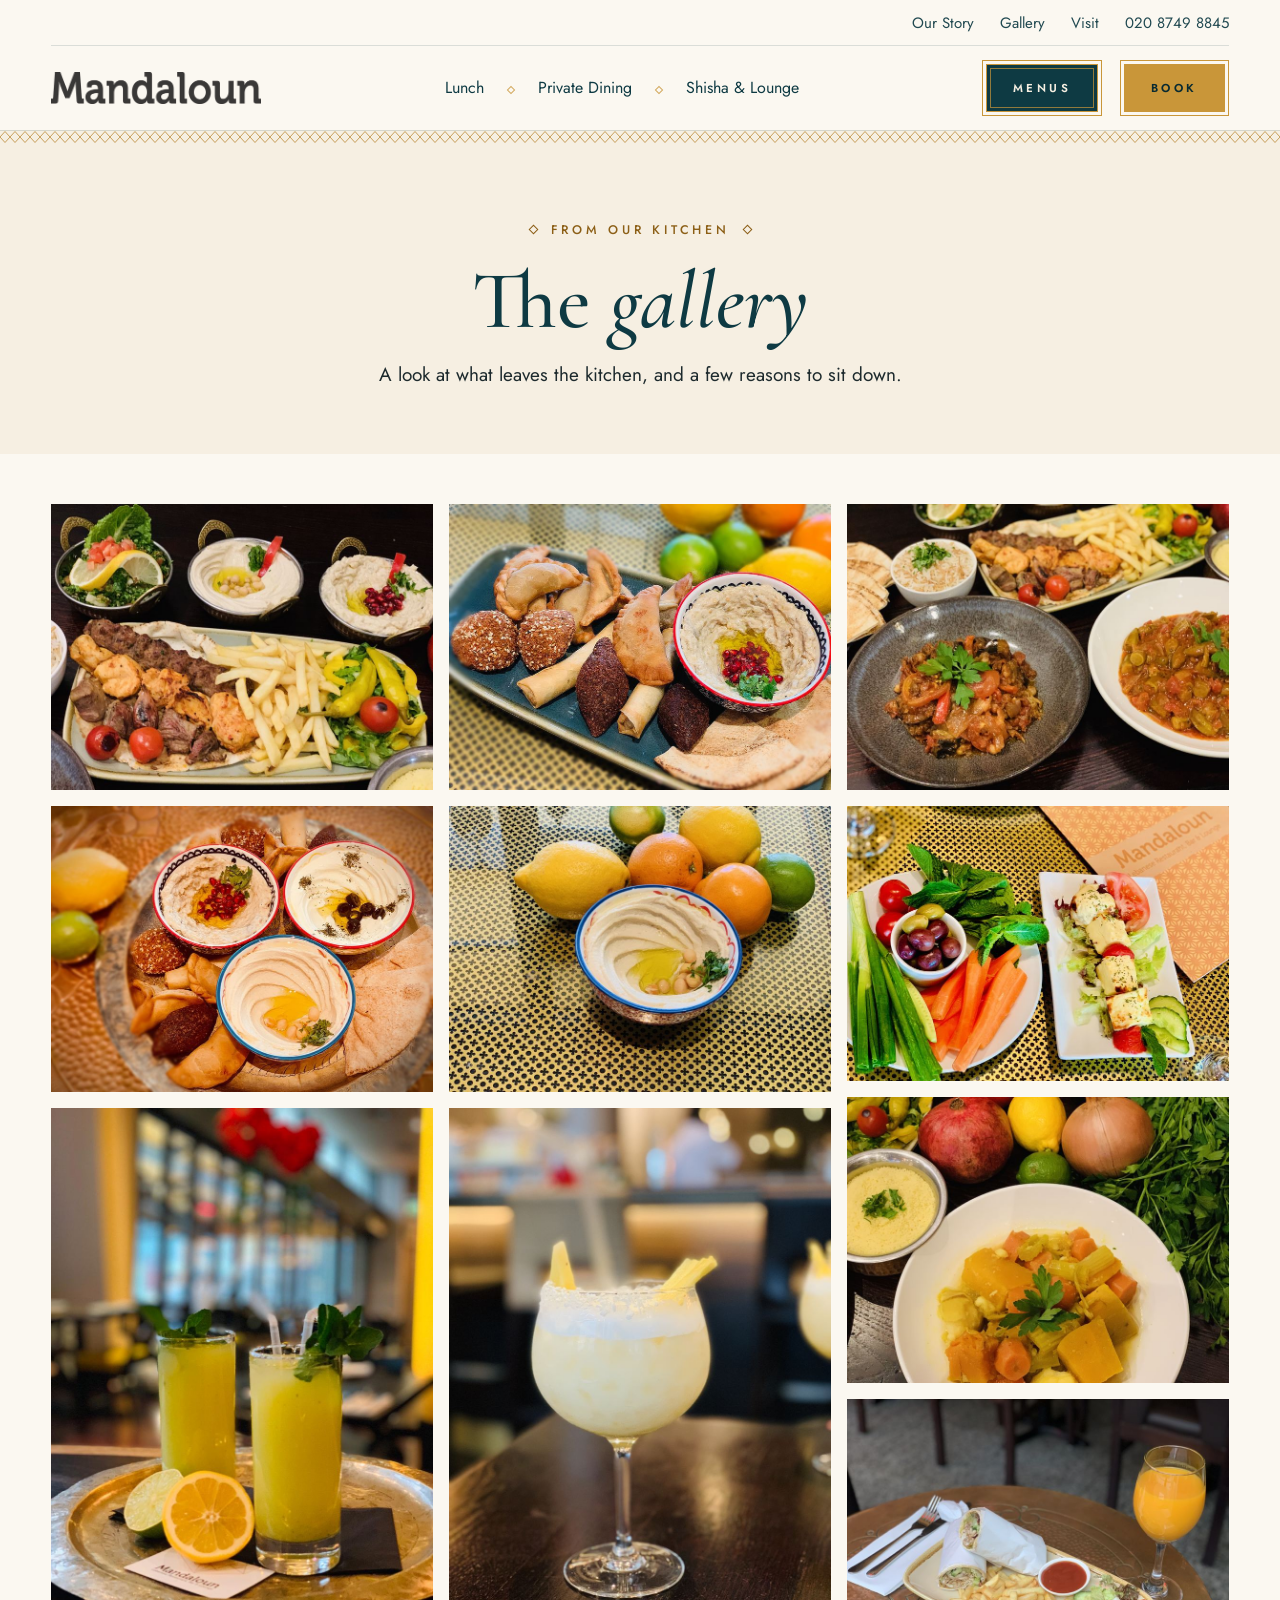
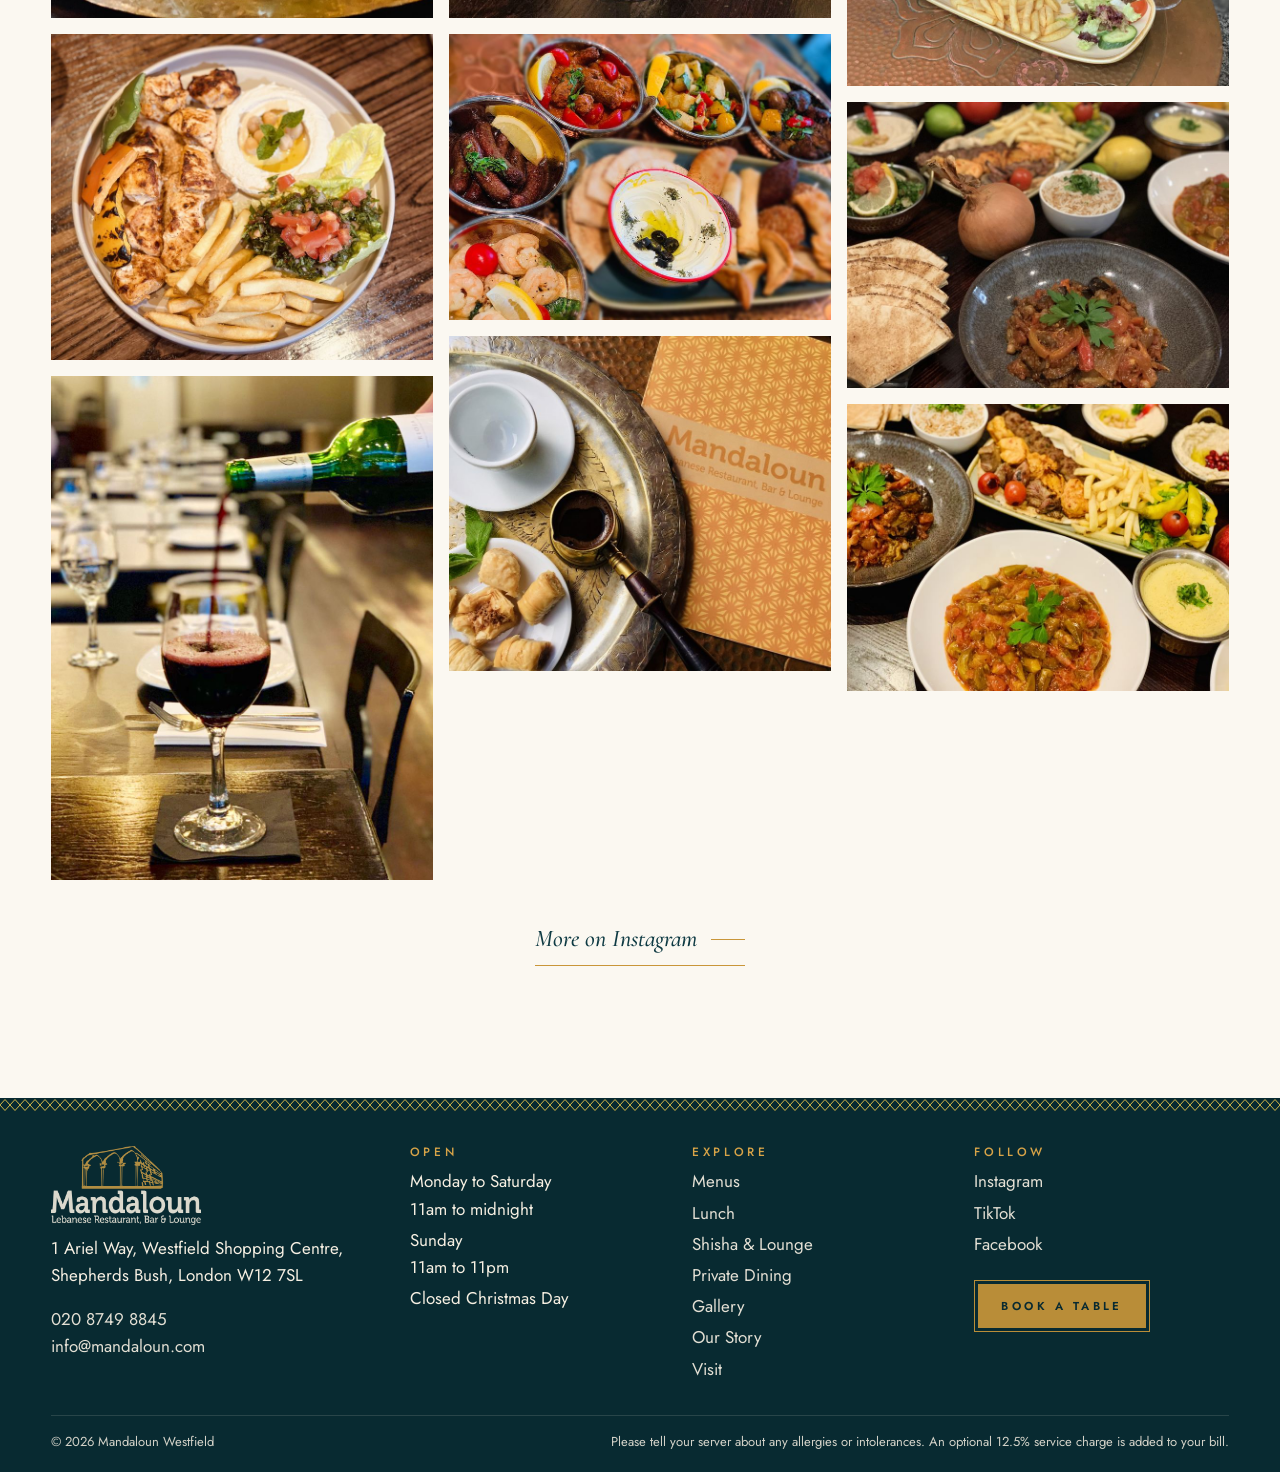
<file: gallery.html>
<!doctype html>
<html lang="en-GB">
<head>
<meta charset="utf-8">
<meta name="viewport" content="width=device-width, initial-scale=1">
<title>Gallery | Mandaloun Westfield</title>
<meta name="description" content="Mezze, grills, Lebanese coffee and more from the Mandaloun Westfield kitchen.">
<meta name="theme-color" content="#0E3A43">
<meta property="og:type" content="website">
<meta property="og:site_name" content="Mandaloun Westfield">
<meta property="og:title" content="Gallery | Mandaloun Westfield">
<meta property="og:description" content="Mezze, grills, Lebanese coffee and more from the Mandaloun Westfield kitchen.">
<meta property="og:image" content="assets/img/mezze-trio.jpg">
<meta name="twitter:card" content="summary_large_image">
<link rel="icon" href="assets/favicon.png" type="image/png">
<link rel="apple-touch-icon" href="assets/apple-touch-icon.png">
<link rel="preload" href="assets/fonts/cormorant-garamond-latin-500-normal.woff2" as="font" type="font/woff2" crossorigin>
<link rel="preload" href="assets/fonts/jost-latin-400-normal.woff2" as="font" type="font/woff2" crossorigin>
<link rel="stylesheet" href="assets/css/style.css">
<script>document.documentElement.className+=" js";</script>

</head>
<body class="">
<a class="skip" href="#main">Skip to content</a>
<header class="site-header">
  <div class="util"><a href="our-story.html">Our Story</a><a href="gallery.html">Gallery</a><a href="visit.html">Visit</a><a href="tel:+442087498845">020 8749 8845</a></div>
  <div class="navrow">
    <a class="brand" href="index.html" aria-label="Mandaloun Westfield, home"><img class="w-dark" src="assets/img/logo-wordmark-dark.png" alt="Mandaloun" width="210" height="32"><img class="w-light" src="assets/img/logo-wordmark-light.png" alt="" width="210" height="32"></a>
    <ul class="mainnav"><li><a href="menus.html#lunch">Lunch</a></li><li><a href="private-events.html">Private Dining</a></li><li><a href="menus.html#shisha">Shisha &amp; Lounge</a></li></ul>
    <div class="navbtns"><a class="btn sm" href="menus.html">Menus</a><a class="btn sm gold" href="#" data-book>Book</a></div>
    <button class="burger" aria-label="Open menu" aria-expanded="false"><span></span><span></span></button>
  </div>
</header>
<div class="mpanel" id="mpanel" role="dialog" aria-label="Menu">
  <div class="top"><img src="assets/img/logo-wordmark-light.png" alt="Mandaloun"><button class="close" aria-label="Close menu">&times;</button></div>
  <nav><a href="menus.html">Menus</a><a href="menus.html#lunch">Lunch</a><a href="private-events.html">Private Dining</a><a href="menus.html#shisha">Shisha &amp; Lounge</a><a href="gallery.html">Gallery</a><a href="our-story.html">Our Story</a><a href="visit.html">Visit</a></nav>
  <div class="mbtns"><a class="btn gold" href="#" data-book>Book a table</a><a class="btn" href="tel:+442087498845">Call 020 8749 8845</a></div>
</div>
<main id="main">

<section class="page-hero"><div class="band" aria-hidden="true"></div>
  <div class="wrap"><p class="eyebrow">From our kitchen</p><h1>The <em>gallery</em></h1><p class="lead">A look at what leaves the kitchen, and a few reasons to sit down.</p></div>
</section>
<section class="pad" style="padding-top:50px"><div class="wrap"><div class="masonry"><a href="assets/img/hero.jpg" data-lb aria-label="Open photo: Mixed grill, chips and a spread of Lebanese mezze on a dark wooden table"><img src="assets/img/hero-sm.jpg" width="800" height="600" alt="Mixed grill, chips and a spread of Lebanese mezze on a dark wooden table" loading="lazy" decoding="async"></a><a href="assets/img/mezze-trio.jpg" data-lb aria-label="Open photo: Three bowls of houmous with falafel, kebbeh and pastries on a brass tray"><img src="assets/img/mezze-trio-sm.jpg" width="800" height="599" alt="Three bowls of houmous with falafel, kebbeh and pastries on a brass tray" loading="lazy" decoding="async"></a><a href="assets/img/lemonade.jpg" data-lb aria-label="Open photo: Two tall glasses of fresh juice with mint, served on a brass tray"><img src="assets/img/lemonade-sm.jpg" width="800" height="1067" alt="Two tall glasses of fresh juice with mint, served on a brass tray" loading="lazy" decoding="async"></a><a href="assets/img/taouk.jpg" data-lb aria-label="Open photo: Grilled chicken with houmous, tabbouleh and chips"><img src="assets/img/taouk-sm.jpg" width="800" height="684" alt="Grilled chicken with houmous, tabbouleh and chips" loading="lazy" decoding="async"></a><a href="assets/img/wine.jpg" data-lb aria-label="Open photo: Red wine poured into a glass in the dining room"><img src="assets/img/wine-sm.jpg" width="800" height="1056" alt="Red wine poured into a glass in the dining room" loading="lazy" decoding="async"></a><a href="assets/img/pastry.jpg" data-lb aria-label="Open photo: Kebbeh, sambousek and spring rolls beside baba ghanouj"><img src="assets/img/pastry-sm.jpg" width="800" height="599" alt="Kebbeh, sambousek and spring rolls beside baba ghanouj" loading="lazy" decoding="async"></a><a href="assets/img/hummus.jpg" data-lb aria-label="Open photo: Houmous in a hand-painted bowl with citrus fruit"><img src="assets/img/hummus-sm.jpg" width="800" height="600" alt="Houmous in a hand-painted bowl with citrus fruit" loading="lazy" decoding="async"></a><a href="assets/img/frozen-lemon.jpg" data-lb aria-label="Open photo: A frosted lemon drink in a stemmed glass"><img src="assets/img/frozen-lemon-sm.jpg" width="800" height="1067" alt="A frosted lemon drink in a stemmed glass" loading="lazy" decoding="async"></a><a href="assets/img/mezze-spread.jpg" data-lb aria-label="Open photo: Copper bowls of mezze with labneh, prawns and pastries"><img src="assets/img/mezze-spread-sm.jpg" width="800" height="599" alt="Copper bowls of mezze with labneh, prawns and pastries" loading="lazy" decoding="async"></a><a href="assets/img/coffee.jpg" data-lb aria-label="Open photo: Lebanese coffee in a cezve with baklawa on a brass tray"><img src="assets/img/coffee-sm.jpg" width="800" height="703" alt="Lebanese coffee in a cezve with baklawa on a brass tray" loading="lazy" decoding="async"></a><a href="assets/img/table-b.jpg" data-lb aria-label="Open photo: A table of mezze, grills and stews"><img src="assets/img/table-b-sm.jpg" width="800" height="600" alt="A table of mezze, grills and stews" loading="lazy" decoding="async"></a><a href="assets/img/halloumi.jpg" data-lb aria-label="Open photo: Crudités and a grilled halloumi skewer"><img src="assets/img/halloumi-sm.jpg" width="800" height="575" alt="Crudités and a grilled halloumi skewer" loading="lazy" decoding="async"></a><a href="assets/img/couscous.jpg" data-lb aria-label="Open photo: Vegetable couscous with herbs, pomegranate and lemon"><img src="assets/img/couscous-sm.jpg" width="800" height="600" alt="Vegetable couscous with herbs, pomegranate and lemon" loading="lazy" decoding="async"></a><a href="assets/img/wrap.jpg" data-lb aria-label="Open photo: A shawarma wrap with chips, salad and orange juice"><img src="assets/img/wrap-sm.jpg" width="800" height="600" alt="A shawarma wrap with chips, salad and orange juice" loading="lazy" decoding="async"></a><a href="assets/img/table-a.jpg" data-lb aria-label="Open photo: A table laid with okra stew, mixed grill, rice, dips and Lebanese bread"><img src="assets/img/table-a-sm.jpg" width="800" height="600" alt="A table laid with okra stew, mixed grill, rice, dips and Lebanese bread" loading="lazy" decoding="async"></a><a href="assets/img/okra.jpg" data-lb aria-label="Open photo: Okra stew with rice, mixed grill and dips"><img src="assets/img/okra-sm.jpg" width="800" height="600" alt="Okra stew with rice, mixed grill and dips" loading="lazy" decoding="async"></a></div>
  <p class="center" style="margin-top:40px"><a class="textlink" href="https://www.instagram.com/mandalounuk" target="_blank" rel="noopener">More on Instagram</a></p></div></section>
<div class="lb" id="lb" role="dialog" aria-label="Photo viewer"><button class="x" aria-label="Close">&times;</button><button class="pv" aria-label="Previous">&lsaquo;</button><img alt=""><button class="nx" aria-label="Next">&rsaquo;</button><div class="cap"></div></div>
</main>
<footer class="site-footer">
  <div class="pat" aria-hidden="true"></div>
  <div class="wrap">
    <div class="foot-grid">
      <div>
        <img src="assets/img/logo-lockup-light.png" alt="Mandaloun, Lebanese Restaurant, Bar &amp; Lounge" width="220" height="116" loading="lazy">
        <p>1 Ariel Way, Westfield Shopping Centre,<br>Shepherds Bush, London W12 7SL</p>
        <p><a href="tel:+442087498845">020 8749 8845</a><br><a href="mailto:info@mandaloun.com">info@mandaloun.com</a></p>
      </div>
      <div>
        <h4>Open</h4>
        <ul><li>Monday to Saturday<br>11am to midnight</li><li>Sunday<br>11am to 11pm</li><li>Closed Christmas Day</li></ul>
      </div>
      <div>
        <h4>Explore</h4>
        <ul><li><a href="menus.html">Menus</a></li><li><a href="menus.html#lunch">Lunch</a></li><li><a href="menus.html#shisha">Shisha &amp; Lounge</a></li><li><a href="private-events.html">Private Dining</a></li><li><a href="gallery.html">Gallery</a></li><li><a href="our-story.html">Our Story</a></li><li><a href="visit.html">Visit</a></li></ul>
      </div>
      <div>
        <h4>Follow</h4>
        <ul><li><a href="https://www.instagram.com/mandalounuk" rel="noopener" target="_blank">Instagram</a></li><li><a href="https://www.tiktok.com/@mandalounwestfield" rel="noopener" target="_blank">TikTok</a></li><li><a href="https://www.facebook.com/mandalounuk" rel="noopener" target="_blank">Facebook</a></li></ul>
        <p style="margin-top:22px"><a class="btn sm gold" href="#" data-book>Book a table</a></p>
      </div>
    </div>
    <div class="foot-bottom">
      <span>&copy; 2026 Mandaloun Westfield</span>
      <span>Please tell your server about any allergies or intolerances. An optional 12.5% service charge is added to your bill.</span>
    </div>
  </div>
</footer>
<script src="assets/js/main.js" defer></script>
</body>
</html>
</file>
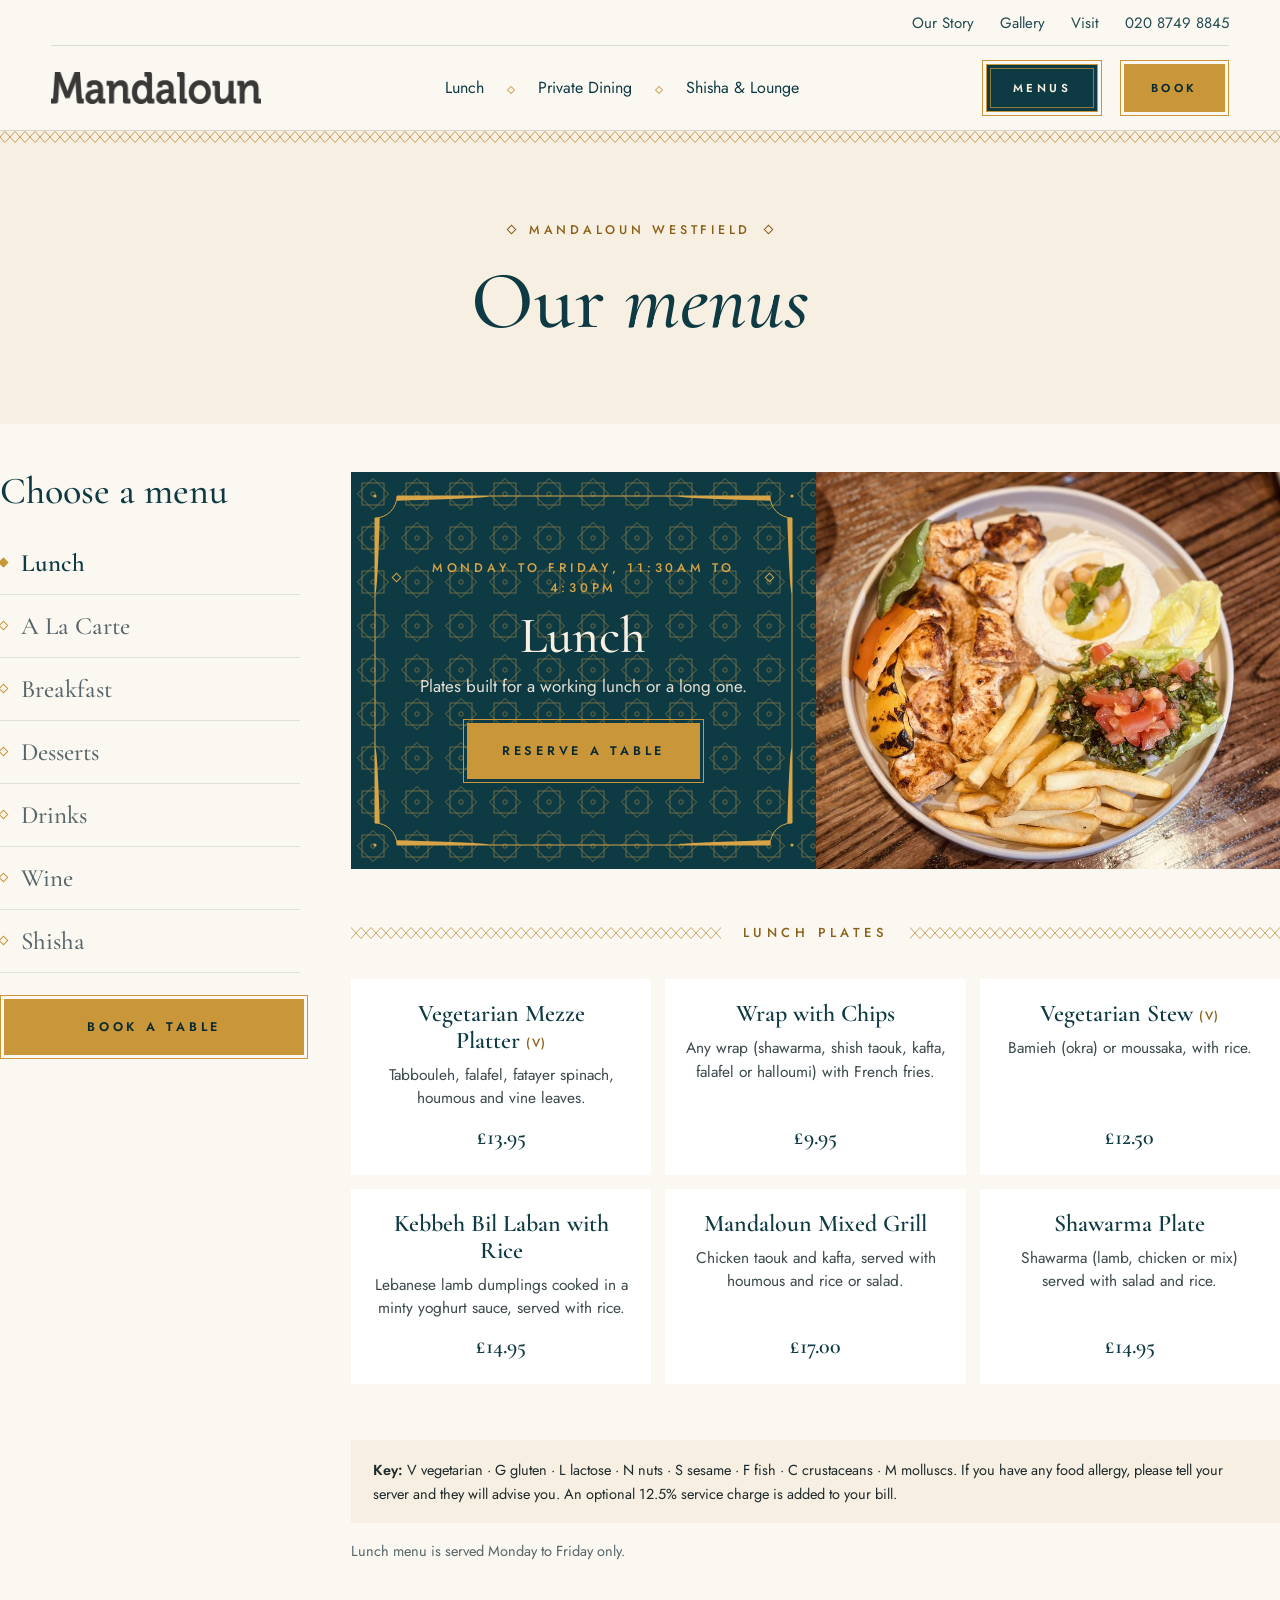
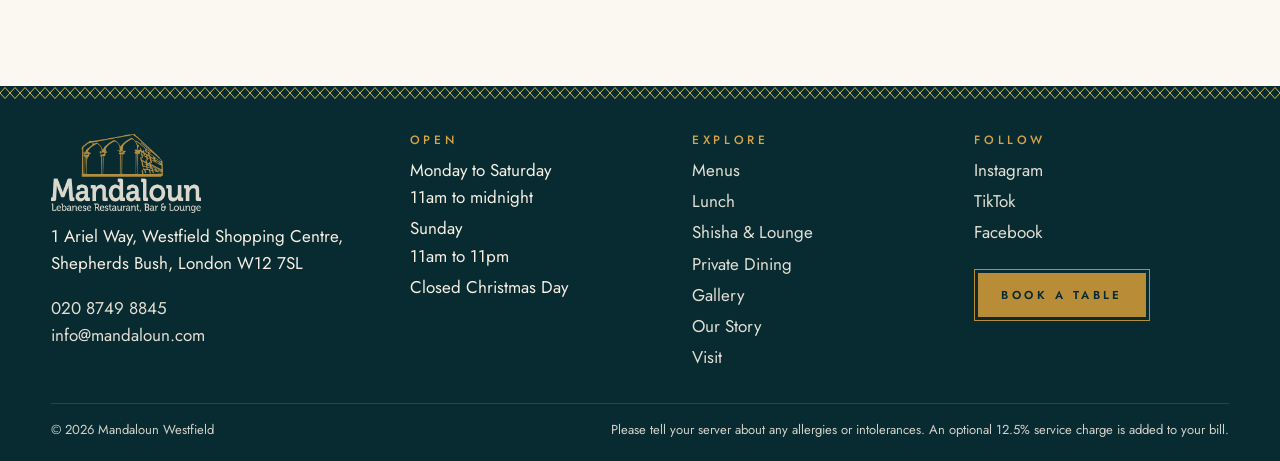
<file: menus.html>
<!doctype html>
<html lang="en-GB">
<head>
<meta charset="utf-8">
<meta name="viewport" content="width=device-width, initial-scale=1">
<title>Menus | Mandaloun Westfield</title>
<meta name="description" content="Breakfast, lunch, à la carte, desserts, drinks, Lebanese wine and shisha at Mandaloun Westfield. Mezze, charcoal grills, stews and seafood.">
<meta name="theme-color" content="#0E3A43">
<meta property="og:type" content="website">
<meta property="og:site_name" content="Mandaloun Westfield">
<meta property="og:title" content="Menus | Mandaloun Westfield">
<meta property="og:description" content="Breakfast, lunch, à la carte, desserts, drinks, Lebanese wine and shisha at Mandaloun Westfield. Mezze, charcoal grills, stews and seafood.">
<meta property="og:image" content="assets/img/mezze-spread.jpg">
<meta name="twitter:card" content="summary_large_image">
<link rel="icon" href="assets/favicon.png" type="image/png">
<link rel="apple-touch-icon" href="assets/apple-touch-icon.png">
<link rel="preload" href="assets/fonts/cormorant-garamond-latin-500-normal.woff2" as="font" type="font/woff2" crossorigin>
<link rel="preload" href="assets/fonts/jost-latin-400-normal.woff2" as="font" type="font/woff2" crossorigin>
<link rel="stylesheet" href="assets/css/style.css">
<script>document.documentElement.className+=" js";</script>

</head>
<body class="">
<a class="skip" href="#main">Skip to content</a>
<header class="site-header">
  <div class="util"><a href="our-story.html">Our Story</a><a href="gallery.html">Gallery</a><a href="visit.html">Visit</a><a href="tel:+442087498845">020 8749 8845</a></div>
  <div class="navrow">
    <a class="brand" href="index.html" aria-label="Mandaloun Westfield, home"><img class="w-dark" src="assets/img/logo-wordmark-dark.png" alt="Mandaloun" width="210" height="32"><img class="w-light" src="assets/img/logo-wordmark-light.png" alt="" width="210" height="32"></a>
    <ul class="mainnav"><li><a href="menus.html#lunch">Lunch</a></li><li><a href="private-events.html">Private Dining</a></li><li><a href="menus.html#shisha">Shisha &amp; Lounge</a></li></ul>
    <div class="navbtns"><a class="btn sm" href="menus.html">Menus</a><a class="btn sm gold" href="#" data-book>Book</a></div>
    <button class="burger" aria-label="Open menu" aria-expanded="false"><span></span><span></span></button>
  </div>
</header>
<div class="mpanel" id="mpanel" role="dialog" aria-label="Menu">
  <div class="top"><img src="assets/img/logo-wordmark-light.png" alt="Mandaloun"><button class="close" aria-label="Close menu">&times;</button></div>
  <nav><a href="menus.html">Menus</a><a href="menus.html#lunch">Lunch</a><a href="private-events.html">Private Dining</a><a href="menus.html#shisha">Shisha &amp; Lounge</a><a href="gallery.html">Gallery</a><a href="our-story.html">Our Story</a><a href="visit.html">Visit</a></nav>
  <div class="mbtns"><a class="btn gold" href="#" data-book>Book a table</a><a class="btn" href="tel:+442087498845">Call 020 8749 8845</a></div>
</div>
<main id="main">

<section class="page-hero"><div class="band" aria-hidden="true"></div>
  <div class="wrap"><p class="eyebrow">Mandaloun Westfield</p><h1>Our <em>menus</em></h1></div>
</section>
<div class="wrap menus-wrap">
  <aside class="menu-nav" data-menutabs aria-label="Menus"><h2>Choose a menu</h2><ul><li><a href="#lunch" data-menu="lunch">Lunch</a></li><li><a href="#a-la-carte" data-menu="a-la-carte">A La Carte</a></li><li><a href="#breakfast" data-menu="breakfast">Breakfast</a></li><li><a href="#desserts" data-menu="desserts">Desserts</a></li><li><a href="#drinks" data-menu="drinks">Drinks</a></li><li><a href="#wine" data-menu="wine">Wine</a></li><li><a href="#shisha" data-menu="shisha">Shisha</a></li></ul><a class="btn gold" href="#" data-book>Book a table</a></aside>
  <div class="menus-main"><section class="mpanel-menu" id="menu-lunch" aria-label="Lunch menu"><div class="menu-hero"><div class="txt"><div class="frame ink" style="border-image-source:url(assets/frame.svg)"></div><p class="eyebrow">Monday to Friday, 11:30am to 4:30pm</p><h2>Lunch</h2><p>Plates built for a working lunch or a long one.</p><a class="btn gold" href="#" data-book>Reserve a table</a></div><div class="ph"><img src="assets/img/taouk.jpg" srcset="assets/img/taouk-sm.jpg 800w, assets/img/taouk.jpg 1800w" sizes="(max-width:760px) 100vw, 40vw" width="1800" height="1540" alt="Lunch" loading="lazy" decoding="async"></div></div><div class="msec"><div class="band-rule"><span>Lunch plates</span></div><div class="dishes"><article class="dish"><h3>Vegetarian Mezze Platter<span class="k">(V)</span></h3><p class="d">Tabbouleh, falafel, fatayer spinach, houmous and vine leaves.</p><div class="p">£13.95</div></article><article class="dish"><h3>Wrap with Chips</h3><p class="d">Any wrap (shawarma, shish taouk, kafta, falafel or halloumi) with French fries.</p><div class="p">£9.95</div></article><article class="dish"><h3>Vegetarian Stew<span class="k">(V)</span></h3><p class="d">Bamieh (okra) or moussaka, with rice.</p><div class="p">£12.50</div></article><article class="dish"><h3>Kebbeh Bil Laban with Rice</h3><p class="d">Lebanese lamb dumplings cooked in a minty yoghurt sauce, served with rice.</p><div class="p">£14.95</div></article><article class="dish"><h3>Mandaloun Mixed Grill</h3><p class="d">Chicken taouk and kafta, served with houmous and rice or salad.</p><div class="p">£17.00</div></article><article class="dish"><h3>Shawarma Plate</h3><p class="d">Shawarma (lamb, chicken or mix) served with salad and rice.</p><div class="p">£14.95</div></article></div></div><div class="legend"><b>Key:</b> V vegetarian &middot; G gluten &middot; L lactose &middot; N nuts &middot; S sesame &middot; F fish &middot; C crustaceans &middot; M molluscs. If you have any food allergy, please tell your server and they will advise you. An optional 12.5% service charge is added to your bill.</div><p class="note">Lunch menu is served Monday to Friday only.</p></section><section class="mpanel-menu" id="menu-a-la-carte" aria-label="A La Carte menu"><div class="menu-hero"><div class="txt"><div class="frame ink" style="border-image-source:url(assets/frame.svg)"></div><p class="eyebrow">Mezze, grills, stews and seafood</p><h2>A La Carte</h2><p>Mezze to share, charcoal grills, slow stews and fish, with a Mediterranean turn.</p><a class="btn gold" href="#" data-book>Reserve a table</a></div><div class="ph"><img src="assets/img/table-b.jpg" srcset="assets/img/table-b-sm.jpg 800w, assets/img/table-b.jpg 1800w" sizes="(max-width:760px) 100vw, 40vw" width="1800" height="1350" alt="A La Carte" loading="lazy" decoding="async"></div></div><div class="msec"><div class="band-rule"><span>Mandaloun Signature</span></div><div class="dishes"><article class="dish"><h3>Grand Mezze</h3><p class="d">Per person, minimum two. Cold: houmous, moutabbal, tabbouleh, vine leaves. Hot: falafel, kebbeh lamb, rakakat cheese, moussaka. Main: mixed grill or mixed shawarma with rice and chips. Dessert: baklawa and mouhallabieh.</p><div class="p">£35.00</div></article></div></div><div class="msec"><div class="band-rule"><span>Suggested Menu</span></div><div class="dishes"><article class="dish"><h3>Vegetarian Mezze Platter<span class="k">(V)</span></h3><p class="d">Houmous, tabbouleh, falafel, fatayer spinach, vine leaves.</p><div class="p">£14.00</div></article><article class="dish"><h3>Mixed Mezze Platter</h3><p class="d">Houmous, moutabbal, tabbouleh, kebbeh lamb, rakakat cheese.</p><div class="p">£15.00</div></article><article class="dish"><h3>Ultimate Mezze Experience</h3><p class="d">Kabis, houmous, labneh, baba ghanouj, falafel, kebbeh, rakakat, salad, Lebanese bread.</p><div class="p">£26.00</div></article></div></div><div class="msec"><div class="band-rule"><span>Soup</span></div><div class="dishes"><article class="dish"><h3>Lentil Soup<span class="k">(V)</span></h3><p class="d">A warm, comforting bowl of creamy red lentils cooked with aromatic spices. Served with toasted Lebanese bread.</p><div class="p">£7.50</div></article><article class="dish"><h3>Homemade Vegetable Soup<span class="k">(V)</span></h3><p class="d">A classic bowl of comfort: vegetables, gentle herbs and a slow-cooked broth that tastes just like home.</p><div class="p">£7.50</div></article></div></div><div class="msec"><div class="band-rule"><span>Cold Mezze</span></div><div class="dishes"><article class="dish"><h3>Houmous<span class="k">(V, S)</span></h3><p class="d">Silky chickpea and tahini purée blended with fresh lemon juice and olive oil.</p><div class="p">£8.00</div></article><article class="dish"><h3>Houmous Beiruty<span class="k">(V, S)</span></h3><p class="d">Traditional houmous enhanced with hot peppers, parsley and garlic, as enjoyed in Beirut.</p><div class="p">£9.00</div></article><article class="dish"><h3>Moutabbal, Baba Ghanouj<span class="k">(V, S)</span></h3><p class="d">Smoky grilled aubergine mixed with tahini and lemon.</p><div class="p">£9.00</div></article><article class="dish"><h3>Tabbouleh<span class="k">(V, G)</span></h3><p class="d">The quintessential Lebanese queen of salads. A refreshing combination of parsley, tomato, onion and crushed wheat with lemon and olive oil.</p><div class="p">£9.00</div></article><article class="dish"><h3>Fattoush<span class="k">(V, G)</span></h3><p class="d">Crisp mixed salad tossed with sumac, fresh vegetables and crunchy Lebanese bread in a zesty lemon and olive oil dressing.</p><div class="p">£9.00</div></article><article class="dish"><h3>Feta Salad<span class="k">(V, L)</span></h3><p class="d">A vibrant Greek-style salad topped with creamy feta and Mediterranean herbs.</p><div class="p">£9.00</div></article><article class="dish"><h3>Warak Enab, Vine Leaves<span class="k">(V)</span></h3><p class="d">Tender vine leaves rolled with seasoned rice, tomato and parsley, finished with lemon and olive oil.</p><div class="p">£9.00</div></article><article class="dish"><h3>Tzatziki<span class="k">(V, L)</span></h3><p class="d">Cool yoghurt dip with cucumber, garlic and mint.</p><div class="p">£8.00</div></article><article class="dish"><h3>Shanklish<span class="k">(V, S, L)</span></h3><p class="d">A traditional aged cheese ball served with zaatar, olive oil, onions and tomatoes.</p><div class="p">£8.50</div></article><article class="dish"><h3>Labneh<span class="k">(V, L)</span></h3><p class="d">Thick, tangy strained yoghurt drizzled with olive oil and dried thyme.</p><div class="p">£8.00</div></article><article class="dish"><h3>The Famous Trio<span class="k">(V, S)</span></h3><p class="d">A tasting trio of Lebanon&#x27;s classics: houmous, moutabbal and labneh.</p><div class="p">£12.00</div></article></div></div><div class="msec"><div class="band-rule"><span>Hot Mezze</span></div><div class="dishes"><article class="dish"><h3>Falafel<span class="k">(V, C)</span></h3><p class="d">Golden fried chickpea and broad bean patties seasoned with herbs and spices.</p><div class="p">£8.00</div></article><article class="dish"><h3>Batata Harra<span class="k">(V)</span></h3><p class="d">Spicy sautéed potatoes with coriander, garlic, chilli and peppers.</p><div class="p">£9.00</div></article><article class="dish"><h3>Houmous Shawarma</h3><p class="d">Creamy houmous topped with your choice of tender chicken, lamb or mixed shawarma.</p><div class="p">£9.50</div></article><article class="dish"><h3>Grilled Halloumi<span class="k">(V, L)</span></h3><p class="d">Grilled halloumi cheese with a perfectly crisp exterior.</p><div class="p">£9.00</div></article><article class="dish"><h3>Jawaneh</h3><p class="d">Marinated chicken wings grilled with oriental spices and mustard.</p><div class="p">£9.00</div></article><article class="dish"><h3>Sawdat Djaj</h3><p class="d">Marinated chicken liver sautéed with lemon and garlic.</p><div class="p">£8.50</div></article><article class="dish"><h3>Kebbeh<span class="k">(N)</span></h3><p class="d">Cracked wheat shell filled with spiced minced lamb, onion and pine nuts.</p><div class="p">£9.00</div></article><article class="dish"><h3>Soujok</h3><p class="d">Spicy Lebanese miniature lamb sausages sautéed with fresh tomato.</p><div class="p">£9.00</div></article><article class="dish"><h3>Kraydes Crevettes<span class="k">(C, G)</span></h3><p class="d">Pan-fried prawns with garlic, coriander and chilli.</p><div class="p">£12.00</div></article><article class="dish"><h3>Calamari<span class="k">(G, S, M)</span></h3><p class="d">Crispy fried calamari served with sesame tarator sauce.</p><div class="p">£10.00</div></article><article class="dish"><h3>Moussaka<span class="k">(V)</span></h3><p class="d">Oven-baked aubergine with tomato, chickpeas and Mediterranean herbs.</p><div class="p">£10.00</div></article><article class="dish"><h3>Foul Moudamas<span class="k">(V)</span></h3><p class="d">Warm fava beans and chickpeas with garlic, cumin, parsley, lemon and olive oil. Served with hot bread.</p><div class="p">£8.00</div></article><article class="dish"><h3>Bamia Bil Zeit<span class="k">(V)</span></h3><p class="d">Okra cooked gently with tomatoes, onions, coriander and olive oil.</p><div class="p">£8.00</div></article></div></div><div class="msec"><div class="band-rule"><span>Pastry Mezze</span></div><div class="dishes"><article class="dish"><h3>Fatayer Spinach (4 pcs)<span class="k">(V, G)</span></h3><p class="d">Fluffy pastries filled with seasoned spinach, sumac, onion, lemon and olive oil.</p><div class="p">£8.00</div></article><article class="dish"><h3>Sambousek Lamb (4 pcs)<span class="k">(G, N)</span></h3><p class="d">Crispy pastries stuffed with minced lamb and pine nuts.</p><div class="p">£8.00</div></article><article class="dish"><h3>Sambousek Cheese (4 pcs)<span class="k">(G, L)</span></h3><p class="d">Deep-fried pastry parcels filled with halloumi cheese.</p><div class="p">£8.00</div></article><article class="dish"><h3>Kallaj Halloumi<span class="k">(G, L)</span></h3><p class="d">Toasted Lebanese flatbread filled with halloumi and tomato.</p><div class="p">£9.00</div></article><article class="dish"><h3>Rakakat Cheese Spring Rolls<span class="k">(G, L)</span></h3><p class="d">Light filo rolls packed with melted halloumi.</p><div class="p">£8.00</div></article><article class="dish"><h3>Arayes Kaftah<span class="k">(G)</span></h3><p class="d">Toasted Lebanese bread stuffed with seasoned minced lamb.</p><div class="p">£9.00</div></article><article class="dish"><h3>Arayes Mandaloun<span class="k">(G)</span></h3><p class="d">Toasted flatbread filled with spicy soujok and halloumi.</p><div class="p">£12.00</div></article></div></div><div class="msec"><div class="band-rule"><span>Mains &amp; Grills</span></div><p class="sub">All grills are served with rice or fries.</p><div class="dishes"><article class="dish"><h3>Shawarma Chicken / Lamb / Mix</h3><p class="d">Thinly sliced, marinated meat roasted to perfection. Served with garlic dip.</p><div class="p">£19.50</div></article><article class="dish"><h3>Shish Taouk</h3><p class="d">Charcoal-grilled marinated chicken breast skewers.</p><div class="p">£19.50</div></article><article class="dish"><h3>Farouj Mechwe</h3><p class="d">Boneless chicken marinated in mixed spices and grilled. Served with garlic dip.</p><div class="p">£19.00</div></article><article class="dish"><h3>Kaftah Meshwieh</h3><p class="d">Grilled minced lamb mixed with parsley and onion.</p><div class="p">£19.50</div></article><article class="dish"><h3>Kaftah Khash-Khash</h3><p class="d">Grilled minced lamb in a rich, spicy tomato sauce.</p><div class="p">£21.00</div></article><article class="dish"><h3>Lahm Meshwe</h3><p class="d">Juicy lamb cubes charcoal-grilled to perfection.</p><div class="p">£22.00</div></article><article class="dish"><h3>Mixed Grill</h3><p class="d">A trio of lamb, shish taouk and kafta skewers, marinated and grilled.</p><div class="p">£25.00</div></article><article class="dish"><h3>Ribeye Steak</h3><p class="d">250g ribeye steak marinated with thyme and Lebanese spices.</p><div class="p">£26.00</div></article><article class="dish"><h3>Lamb Cutlets</h3><p class="d">Charcoal-grilled lamb cutlets marinated in aromatic herbs.</p><div class="p">£25.00</div></article><article class="dish"><h3>Family Platter</h3><p class="d">Mixed grill, mixed shawarma, jawaneh and lamb cutlets.</p><div class="p">£58.00</div></article></div></div><div class="msec"><div class="band-rule"><span>Stews &amp; Couscous</span></div><div class="dishes"><article class="dish"><h3>Kebbe Bi Laban<span class="k">(N)</span></h3><p class="d">Lamb meatballs mixed with cracked wheat, stuffed with minced meat, onions and pine nuts, dipped in yoghurt with garlic and dried mint. Served with rice.</p><div class="p">£19.50</div></article><article class="dish"><h3>Bamia &amp; Riz</h3><p class="d">Okra stew cooked with lamb pieces and tomato sauce, served with saffron rice. Add lamb +7.</p><div class="p">£17.00</div></article><article class="dish"><h3>Moussaka &amp; Riz<span class="k">(G, V)</span></h3><p class="d">Baked aubergine with tomato, onion and chickpeas, served with Lebanese rice.</p><div class="p">£19.00</div></article><article class="dish"><h3>Couscous<span class="k">(G)</span></h3><p class="d">A fragrant vegetable and chickpea stew over fluffy couscous. Add chicken +6, lamb +7 or prawn +7.</p><div class="p">£18.00</div></article></div></div><div class="msec"><div class="band-rule"><span>Fish &amp; Seafood</span></div><div class="dishes"><article class="dish"><h3>Salmon Fillet<span class="k">(F, L, G)</span></h3><p class="d">Pan-seared salmon fillet, simply seasoned and served with saffron rice or Lebanese rice topped with crispy onions, alongside grilled vegetables.</p><div class="p">£24.00</div></article><article class="dish"><h3>Seabass<span class="k">(F, L, G)</span></h3><p class="d">Lightly pan-fried seabass fillet with crisp skin, served with fragrant saffron rice and a selection of grilled vegetables.</p><div class="p">£24.00</div></article><article class="dish"><h3>King Prawns<span class="k">(C, L, G)</span></h3><p class="d">Grilled Mediterranean king prawns cooked in a garlic butter sauce, served with Lebanese rice and grilled vegetables.</p><div class="p">£25.00</div></article></div></div><div class="msec"><div class="band-rule"><span>Wrap Platters</span></div><p class="sub">All wrap platters are served with chips and salad, £15.00.</p><div class="dishes"><article class="dish"><h3>Chicken Shawarma<span class="k">(G)</span></h3><p class="d">Marinated chicken slices with pickles, tomato and garlic sauce.</p><div class="p">£15.00</div></article><article class="dish"><h3>Lamb Shawarma<span class="k">(G, S)</span></h3><p class="d">Marinated lamb with pickles, tomato, red onion, parsley and tahini.</p><div class="p">£15.00</div></article><article class="dish"><h3>Mix Shawarma<span class="k">(G)</span></h3><p class="d">Chicken and lamb shawarma with pickles, tomato, red onion, parsley and garlic sauce.</p><div class="p">£15.00</div></article><article class="dish"><h3>Shish Taouk<span class="k">(G)</span></h3><p class="d">Grilled marinated chicken breast with pickles, tomato and garlic.</p><div class="p">£15.00</div></article><article class="dish"><h3>Kaftah Meshwieh<span class="k">(G)</span></h3><p class="d">Minced lamb skewers with houmous and tabbouleh.</p><div class="p">£15.00</div></article><article class="dish"><h3>Lahm Meshwe<span class="k">(G)</span></h3><p class="d">Grilled lamb cubes with pickles, tomato, red onion, parsley and tahini.</p><div class="p">£15.00</div></article><article class="dish"><h3>Falafel<span class="k">(V, G, S)</span></h3><p class="d">Crispy falafel with pickles, tomato, parsley and tahini.</p><div class="p">£15.00</div></article><article class="dish"><h3>Halloumi Cheese<span class="k">(V, G, L)</span></h3><p class="d">Grilled halloumi with mint, tomato, cucumber and olives.</p><div class="p">£15.00</div></article><article class="dish"><h3>Falafel &amp; Halloumi<span class="k">(G, S, L)</span></h3><p class="d">A hearty mix of falafel and halloumi with fresh vegetables and tahini.</p><div class="p">£15.00</div></article></div></div><div class="msec"><div class="band-rule"><span>Sides</span></div><div class="dishes"><article class="dish"><h3>French Fries</h3><div class="p">£5.00</div></article><article class="dish"><h3>Phoenician Fries</h3><div class="p">£6.00</div></article><article class="dish"><h3>Halloumi Fries<span class="k">(L)</span></h3><div class="p">£7.00</div></article><article class="dish"><h3>Lebanese Rice<span class="k">(G)</span></h3><div class="p">£6.00</div></article><article class="dish"><h3>Saffron Rice</h3><div class="p">£7.00</div></article><article class="dish"><h3>Kabis</h3><div class="p">£5.00</div></article><article class="dish"><h3>Fresh Veg, Pickles &amp; Olives</h3><div class="p">£5.00</div></article></div></div><div class="msec"><div class="band-rule"><span>Kids</span></div><p class="sub">Served with chips and salad.</p><div class="dishes"><article class="dish"><h3>Chicken Cubes Skewer</h3><p class="d">Grilled chicken cubes, served with crispy chips and a fresh chunky salad.</p><div class="p">£9.00</div></article><article class="dish"><h3>Chicken Nuggets<span class="k">(G)</span></h3><div class="p">£9.00</div></article><article class="dish"><h3>Meat Kafta Burger<span class="k">(G, L)</span></h3><p class="d">Minced meat gently seasoned, in a soft bun. Served with chips and a little side salad.</p><div class="p">£10.00</div></article><article class="dish"><h3>Halloumi &amp; Falafel Burger<span class="k">(G, L, S)</span></h3><p class="d">Grilled halloumi and crispy falafel in a soft bun. A fun veggie favourite.</p><div class="p">£10.00</div></article><article class="dish"><h3>Shawarma Lamb / Chicken / Mix</h3><p class="d">Juicy, slow-cooked lamb, chicken or a mix of both, full of flavour. Served with chips and salad.</p><div class="p">£10.00</div></article></div></div><div class="legend"><b>Key:</b> V vegetarian &middot; G gluten &middot; L lactose &middot; N nuts &middot; S sesame &middot; F fish &middot; C crustaceans &middot; M molluscs. If you have any food allergy, please tell your server and they will advise you. An optional 12.5% service charge is added to your bill.</div></section><section class="mpanel-menu" id="menu-breakfast" aria-label="Breakfast menu"><div class="menu-hero"><div class="txt"><div class="frame ink" style="border-image-source:url(assets/frame.svg)"></div><p class="eyebrow">Served 9am to 12pm</p><h2>Breakfast</h2><p>Eggs, flatbreads and small plates to share, Lebanese style.</p><a class="btn gold" href="#" data-book>Reserve a table</a></div><div class="ph"><img src="assets/img/halloumi.jpg" srcset="assets/img/halloumi-sm.jpg 800w, assets/img/halloumi.jpg 1800w" sizes="(max-width:760px) 100vw, 40vw" width="1800" height="1294" alt="Breakfast" loading="lazy" decoding="async"></div></div><div class="msec"><div class="band-rule"><span>Brunch Set Menu for Two</span></div><div class="dishes"><article class="dish"><h3>Brunch for Two</h3><p class="d">A selection of ten dishes served with fresh bread and tea: shakshuka, houmous, labneh, falafel, foul moudamas, zaatar and olive oil, manakeesh halloumi, manakeesh zaatar, olives and crudités.</p><div class="p">£35.00</div></article></div></div><div class="msec"><div class="band-rule"><span>Traditional</span></div><div class="dishes"><article class="dish"><h3>English Breakfast</h3><p class="d">2 eggs, Lebanese sausages (soujouk), beans, hash brown, tomato and grilled mushrooms.</p><div class="p">£11.75</div></article><article class="dish"><h3>English Vegetarian Breakfast</h3><p class="d">2 eggs, halloumi cheese, beans, hash brown, tomato and grilled mushrooms.</p><div class="p">£10.95</div></article><article class="dish"><h3>Shakshouka</h3><p class="d">Eggs gently poached in a rich tomato, pepper and onion sauce, perfect for dipping with hot bread.</p><div class="p">£9.50</div></article><article class="dish"><h3>Fried Eggs</h3><p class="d">Two eggs cooked to order, simple and comforting. Add mushrooms £3.00.</p><div class="p">£7.00</div></article><article class="dish"><h3>Eggs and Sojok</h3><p class="d">Two eggs cooked with spicy Lebanese sojok sausage, bold and satisfying.</p><div class="p">£9.50</div></article><article class="dish"><h3>Labneh w Zeitoun</h3><p class="d">Creamy labneh drizzled with olive oil, served with olives and warm bread.</p><div class="p">£7.00</div></article><article class="dish"><h3>Tzatziki</h3><p class="d">Cool yoghurt with cucumber, garlic and herbs. Light and refreshing.</p><div class="p">£7.00</div></article><article class="dish"><h3>Halloumi Meshwe</h3><p class="d">Grilled halloumi cheese, golden and savoury, served with fresh vegetables, olives, pesto sauce and hot bread.</p><div class="p">£9.00</div></article><article class="dish"><h3>Feta Cheese &amp; Watermelon</h3><p class="d">Salty feta paired with sweet, juicy watermelon. Fresh and summery.</p><div class="p">£9.00</div></article><article class="dish"><h3>Falafel</h3><p class="d">Crispy chickpea fritters, freshly fried and perfect for sharing.</p><div class="p">£7.00</div></article><article class="dish"><h3>Houmous Balila</h3><p class="d">Slow-cooked chickpeas dressed with lemon, garlic and olive oil.</p><div class="p">£8.00</div></article><article class="dish"><h3>Houmous Awarma</h3><p class="d">Classic hommos topped with tender lamb awarma.</p><div class="p">£10.00</div></article><article class="dish"><h3>Foul Moudamas</h3><p class="d">Slow-cooked fava beans dressed with lemon, garlic and olive oil.</p><div class="p">£8.00</div></article><article class="dish"><h3>Makdous</h3><p class="d">Baby aubergines stuffed with walnuts, garlic and red pepper.</p><div class="p">£7.00</div></article><article class="dish"><h3>Pickles &amp; Olives</h3><p class="d">A selection of traditional Lebanese pickles and olives.</p><div class="p">£5.00</div></article></div></div><div class="msec"><div class="band-rule"><span>Pastries</span></div><div class="dishes"><article class="dish"><h3>Arayes</h3><p class="d">Grilled flatbread stuffed with seasoned minced meat, crisp and juicy. Add halloumi £4.00.</p><div class="p">£9.00</div></article><article class="dish"><h3>Kallaj</h3><p class="d">Toasted Lebanese bread filled with halloumi cheese and tomato. Add sojok £4.00.</p><div class="p">£9.00</div></article><article class="dish"><h3>Manakeesh Zaatar</h3><p class="d">Warm flatbread topped with zaatar and olive oil.</p><div class="p">£6.50</div></article><article class="dish"><h3>Manakeesh Cheese</h3><p class="d">Warm flatbread topped with melted cheese. Add veg and olives £3.00.</p><div class="p">£7.50</div></article><article class="dish"><h3>Lahm Bi Ajine</h3><p class="d">Warm flatbread topped with seasoned minced lamb, tomato and onions.</p><div class="p">£8.75</div></article></div></div><div class="msec"><div class="band-rule"><span>Sweet Breakfast</span></div><div class="dishes"><article class="dish"><h3>Kunafa in Sesame Bun</h3><p class="d">A classic Lebanese dessert of crisp pastry and soft cheese, finished with sweet syrup.</p><div class="p">£8.00</div></article><article class="dish"><h3>Waffles</h3><p class="d">Freshly made waffles topped with strawberry, banana and chocolate.</p><div class="p">£7.00</div></article><article class="dish"><h3>Manakeesh Nutella</h3><p class="d">Warm flatbread topped with Nutella, banana and strawberry.</p><div class="p">£7.00</div></article><article class="dish"><h3>Honey &amp; Jam</h3><p class="d">Selection of honey, fig, strawberry and apricot jam.</p><div class="p">£8.00</div></article></div></div><div class="legend"><b>Key:</b> V vegetarian &middot; G gluten &middot; L lactose &middot; N nuts &middot; S sesame &middot; F fish &middot; C crustaceans &middot; M molluscs. If you have any food allergy, please tell your server and they will advise you. An optional 12.5% service charge is added to your bill.</div><p class="note">Please let your server know of any allergies or intolerances before you order. Our kitchen is a busy environment, so we cannot guarantee the total absence of allergens.</p></section><section class="mpanel-menu" id="menu-desserts" aria-label="Desserts menu"><div class="menu-hero"><div class="txt"><div class="frame ink" style="border-image-source:url(assets/frame.svg)"></div><p class="eyebrow">Lebanese pastries and a few British favourites</p><h2>Desserts</h2><p>Rose water, pistachio and warm syrup, with cheesecake and toffee for the traditionalists.</p><a class="btn gold" href="#" data-book>Reserve a table</a></div><div class="ph"><img src="assets/img/coffee.jpg" srcset="assets/img/coffee-sm.jpg 800w, assets/img/coffee.jpg 1365w" sizes="(max-width:760px) 100vw, 40vw" width="1365" height="1200" alt="Desserts" loading="lazy" decoding="async"></div></div><div class="msec"><div class="band-rule"><span>Desserts</span></div><div class="dishes"><article class="dish"><h3>Knafe<span class="k">(G, L, N)</span></h3><p class="d">A warm, indulgent Lebanese cheese pastry with a golden crust, finished with fragrant sugar syrup and crushed pistachios.</p><div class="p">£8.50</div></article><article class="dish"><h3>Riz Bi Halib<span class="k">(L, N)</span></h3><p class="d">Creamy rice pudding infused with delicate rose water and topped with finely crushed pistachios.</p><div class="p">£8.00</div></article><article class="dish"><h3>Mouhallabieh<span class="k">(L, N)</span></h3><p class="d">A silky Middle Eastern milk pudding scented with rose water, crowned with crushed pistachios.</p><div class="p">£8.00</div></article><article class="dish"><h3>Katayef Walnuts<span class="k">(G, L, N)</span></h3><p class="d">Soft, pillowy Middle Eastern pancakes filled with a fragrant walnut and cinnamon mixture, lightly fried until golden and drizzled with aromatic sugar syrup.</p><div class="p">£8.00</div></article><article class="dish"><h3>Katayef Kashta<span class="k">(G, L, N)</span></h3><p class="d">Delicate, folded pancakes filled with fresh kashta cream, served warm and finished with a touch of sugar syrup and crushed pistachios.</p><div class="p">£8.00</div></article><article class="dish"><h3>Burnt Basque Cheesecake<span class="k">(G, L, N)</span></h3><p class="d">A crustless Spanish classic with a beautifully caramelised exterior and irresistibly creamy centre.</p><div class="p">£8.00</div></article><article class="dish"><h3>Basque Meets New York Cheesecake<span class="k">(G, L, N)</span></h3><p class="d">A fusion of creamy New York richness and Basque-style lightness. Smooth, slightly crumbly and perfectly balanced.</p><div class="p">£8.00</div></article><article class="dish"><h3>Red Velvet Cake<span class="k">(G, L)</span></h3><p class="d">Soft, velvety layers filled with smooth cream cheese frosting. A timeless favourite.</p><div class="p">£7.50</div></article><article class="dish"><h3>Sticky Toffee Pudding<span class="k">(G, L)</span></h3><p class="d">A comforting British classic served warm with rich, sweet toffee sauce and one scoop of vanilla ice cream.</p><div class="p">£8.00</div></article><article class="dish"><h3>Waffle<span class="k">(G, L, N)</span></h3><p class="d">Freshly made waffle topped with seasonal fruit and drizzled with chocolate sauce. Served with one scoop of ice cream.</p><div class="p">£7.00</div></article><article class="dish"><h3>Baklawa<span class="k">(G, L, N)</span></h3><p class="d">A selection of traditional Lebanese layered pastries filled with premium pistachios, pine nuts or almonds.</p><div class="p">£5.50</div></article><article class="dish"><h3>Ice Cream (3 scoops)</h3><p class="d">Vanilla, chocolate or strawberry.</p><div class="p">£7.00</div></article><article class="dish"><h3>Sorbet (2 scoops)</h3><p class="d">Mango, lemon or strawberry.</p><div class="p">£7.00</div></article></div></div><div class="legend"><b>Key:</b> V vegetarian &middot; G gluten &middot; L lactose &middot; N nuts &middot; S sesame &middot; F fish &middot; C crustaceans &middot; M molluscs. If you have any food allergy, please tell your server and they will advise you. An optional 12.5% service charge is added to your bill.</div></section><section class="mpanel-menu" id="menu-drinks" aria-label="Drinks menu"><div class="menu-hero"><div class="txt"><div class="frame ink" style="border-image-source:url(assets/frame.svg)"></div><p class="eyebrow">Coffee, fresh juices, smoothies and beers</p><h2>Drinks</h2><p>Lebanese coffee from the pot, fresh lemonada and juices pressed to order.</p><a class="btn gold" href="#" data-book>Reserve a table</a></div><div class="ph"><img src="assets/img/lemonade.jpg" srcset="assets/img/lemonade-sm.jpg 800w, assets/img/lemonade.jpg 1200w" sizes="(max-width:760px) 100vw, 40vw" width="1200" height="1600" alt="Drinks" loading="lazy" decoding="async"></div></div><div class="msec"><div class="band-rule"><span>Coffee &amp; Tea</span></div><div class="dishes"><article class="dish"><h3>Lebanese Coffee</h3><div class="p">£3.75</div></article><article class="dish"><h3>Cappuccino</h3><div class="p">£3.50</div></article><article class="dish"><h3>Macchiato</h3><div class="p">£3.25</div></article><article class="dish"><h3>Espresso</h3><p class="d">Single 3.00, double 3.50.</p><div class="p">£3.00</div></article><article class="dish"><h3>Mocha</h3><div class="p">£3.50</div></article><article class="dish"><h3>Americano</h3><div class="p">£3.25</div></article><article class="dish"><h3>Latte</h3><div class="p">£3.50</div></article><article class="dish"><h3>Hot Chocolate</h3><div class="p">£3.75</div></article><article class="dish"><h3>Espresso Affogato</h3><div class="p">£6.75</div></article><article class="dish"><h3>Tea</h3><p class="d">Mandaloun fresh mint tea, English breakfast, Earl Grey, chamomile, jasmine, peppermint or green tea.</p><div class="p">£3.75</div></article></div></div><div class="msec"><div class="band-rule"><span>Fresh &amp; Soft</span></div><div class="dishes"><article class="dish"><h3>Fresh Homemade Lemonada</h3><p class="d">Fresh lemon juice, water, sugar and mint.</p><div class="p">£5.50</div></article><article class="dish"><h3>Fresh Juices</h3><p class="d">Orange, apple or mango.</p><div class="p">£5.50</div></article><article class="dish"><h3>Pomegranate Juice</h3><div class="p">£6.00</div></article><article class="dish"><h3>Watermelon Juice</h3><div class="p">£6.00</div></article><article class="dish"><h3>Tomato Juice</h3><div class="p">£5.50</div></article><article class="dish"><h3>Cranberry, Lychee, Passion Fruit, Pineapple or Grapefruit Juice</h3><div class="p">£5.00</div></article><article class="dish"><h3>Mix Your Own</h3><div class="p">£6.00</div></article><article class="dish"><h3>Ayran</h3><p class="d">Yoghurt drink.</p><div class="p">£5.00</div></article><article class="dish"><h3>Jellab</h3><p class="d">Date syrup with pine nuts.</p><div class="p">£6.00</div></article><article class="dish"><h3>Coke, Diet Coke, Fanta or Sprite</h3><div class="p">£3.50</div></article><article class="dish"><h3>Natural or Sparkling Mineral Water</h3><p class="d">Small 3.00, large 5.00.</p><div class="p">£3.00</div></article></div></div><div class="msec"><div class="band-rule"><span>Smoothies</span></div><p class="sub">£7.00 each.</p><div class="dishes"><article class="dish"><h3>Merry Berry</h3><p class="d">Blackberry, blueberry, raspberry, strawberry and banana.</p><div class="p">£7.00</div></article><article class="dish"><h3>Strawberry Sunshine</h3><p class="d">Strawberry, mango and banana.</p><div class="p">£7.00</div></article><article class="dish"><h3>Tropical Crush</h3><p class="d">Passion fruit, pineapple, papaya, mango and banana.</p><div class="p">£7.00</div></article><article class="dish"><h3>Groovy Green</h3><p class="d">Avocado, spinach, pear, mint, green apple and melon.</p><div class="p">£7.00</div></article></div></div><div class="msec"><div class="band-rule"><span>Milkshakes &amp; Beers</span></div><div class="dishes"><article class="dish"><h3>Milkshake</h3><p class="d">Strawberry, chocolate, vanilla or banana.</p><div class="p">£7.00</div></article><article class="dish"><h3>Byblos</h3><p class="d">Lebanese beer.</p><div class="p">£6.50</div></article><article class="dish"><h3>Peroni</h3><p class="d">Italian beer.</p><div class="p">£6.00</div></article><article class="dish"><h3>Lazizza</h3><p class="d">Non-alcoholic beer. Apple, raspberry or peach.</p><div class="p">£5.00</div></article><article class="dish"><h3>Red Bull</h3><div class="p">£4.50</div></article></div></div><p class="note">Drinks prices are taken from our July 2024 menu and may change. An optional service charge of 12.5% will be added to your bill.</p></section><section class="mpanel-menu" id="menu-wine" aria-label="Wine menu"><div class="menu-hero"><div class="txt"><div class="frame ink" style="border-image-source:url(assets/frame.svg)"></div><p class="eyebrow">Ten Lebanese wines from the Bekaa Valley</p><h2>Wine</h2><p>Lebanese bottles first, then a short international list. Prices shown are 175ml glass and bottle.</p><a class="btn gold" href="#" data-book>Reserve a table</a></div><div class="ph"><img src="assets/img/wine.jpg" srcset="assets/img/wine-sm.jpg 800w, assets/img/wine.jpg 1114w" sizes="(max-width:760px) 100vw, 40vw" width="1114" height="1471" alt="Wine" loading="lazy" decoding="async"></div></div><div class="msec"><div class="band-rule"><span>White, Lebanese</span></div><div class="dishes"><article class="dish"><h3>Le Bretèches, Château Kefraya</h3><p class="d">Bekaa Valley, Lebanon. Floral aroma, elegant, soft, fresh.</p><div class="p">£8.75 glass &middot; £34.00 bottle</div></article><article class="dish"><h3>Domaine Wardy, White</h3><p class="d">Bekaa Valley, Lebanon. Plum, white peach, lavender.</p><div class="p">£9.00 glass &middot; £35.00 bottle</div></article><article class="dish"><h3>Assyrtico, Château Oumsiyat</h3><p class="d">Bekaa Valley, Lebanon. White fruits, delicate floral, refreshing.</p><div class="p">£9.50 glass &middot; £37.00 bottle</div></article><article class="dish"><h3>Blanc de Blanc, Château Ksara</h3><p class="d">Bekaa Valley, Lebanon. Exotic fruit, lemon, pineapple, elegant.</p><div class="p">£42.00 bottle</div></article><article class="dish"><h3>Rêve Blanc, Château Khoury</h3><p class="d">Bekaa Valley, Lebanon. Citrus fruits, pineapple, honey.</p><div class="p">£47.00 bottle</div></article></div></div><div class="msec"><div class="band-rule"><span>White, International</span></div><div class="dishes"><article class="dish"><h3>Chenin Blanc</h3><p class="d">Western Cape, South Africa. Crunchy apple, fresh pineapple, a touch of oak.</p><div class="p">£8.50 glass &middot; £33.00 bottle</div></article><article class="dish"><h3>Chardonnay</h3><p class="d">Undurraga, Chile. Tropical fruits, honey, fresh.</p><div class="p">£8.75 glass &middot; £34.00 bottle</div></article><article class="dish"><h3>Pinot Grigio</h3><p class="d">Da Luca, Northern Italy. White flowers, pink grapefruit, apple, guava, melon.</p><div class="p">£9.00 glass &middot; £35.00 bottle</div></article><article class="dish"><h3>Sauvignon Blanc</h3><p class="d">Waipara Hills, Marlborough, New Zealand. Citrus, pear, tropical fruit, pink grapefruit.</p><div class="p">£42.00 bottle</div></article><article class="dish"><h3>Gavi di Gavi</h3><p class="d">Enrico Serafino, Northwest Italy. Floral, citrus aromas, fresh.</p><div class="p">£46.00 bottle</div></article><article class="dish"><h3>Chablis</h3><p class="d">Les Sarments, Vignerons de Chablis, France. Fresh, lively, citrus, white blossom.</p><div class="p">£55.00 bottle</div></article></div></div><div class="msec"><div class="band-rule"><span>Red, Lebanese</span></div><div class="dishes"><article class="dish"><h3>Réserve du Couvent, Ksara</h3><p class="d">Bekaa Valley, Lebanon. Subtle fruit, spicy notes, wood, vanilla.</p><div class="p">£9.00 glass &middot; £35.00 bottle</div></article><article class="dish"><h3>Domaine Wardy, Red</h3><p class="d">Bekaa Valley, Lebanon. Strawberry, blueberry, cherry, floral scent.</p><div class="p">£9.50 glass &middot; £37.00 bottle</div></article><article class="dish"><h3>Grand Réserve, Château Oumsiyat</h3><p class="d">Bekaa Valley, Lebanon. Rich, ripe red fruits, spicy aromas.</p><div class="p">£44.00 bottle</div></article><article class="dish"><h3>Le Château, Château Ksara</h3><p class="d">Bekaa Valley, Lebanon. Vibrant, raspberry, blackcurrant, vanilla.</p><div class="p">£48.00 bottle</div></article><article class="dish"><h3>Château Musar</h3><p class="d">Bekaa Valley, Lebanon. Aromatic, cherry jam, blackcurrant, raspberry.</p><div class="p">£62.00 bottle</div></article></div></div><div class="msec"><div class="band-rule"><span>Red, International</span></div><div class="dishes"><article class="dish"><h3>Merlot</h3><p class="d">Terre du Soleil, France. Red plum, cherry, blackberry, vanilla.</p><div class="p">£8.50 glass &middot; £33.00 bottle</div></article><article class="dish"><h3>Shiraz</h3><p class="d">Boundary Line, Australia. Blackberry, dark berry, pipe tobacco, clove.</p><div class="p">£9.00 glass &middot; £35.00 bottle</div></article><article class="dish"><h3>Cabernet Sauvignon</h3><p class="d">Echeverria Reserva, Chile. Green peppercorn, dark chocolate, bell pepper.</p><div class="p">£9.50 glass &middot; £37.00 bottle</div></article><article class="dish"><h3>Malbec</h3><p class="d">Andeluna Raíces, San Juan, Argentina. Blackberry, plum, cherry, black pepper.</p><div class="p">£42.00 bottle</div></article><article class="dish"><h3>Rioja</h3><p class="d">Maleya, Bideona, Spain. Cherry, plum, dill, vanilla, leather.</p><div class="p">£45.00 bottle</div></article><article class="dish"><h3>Chianti</h3><p class="d">Tuscany, Italy. Dried herbs, cherry, strawberry.</p><div class="p">£49.00 bottle</div></article></div></div><p class="note">Wine prices are taken from our January 2025 list and may change. Please drink responsibly. An optional service charge of 12.5% will be added to your bill.</p></section><section class="mpanel-menu" id="menu-shisha" aria-label="Shisha menu"><div class="menu-hero nophoto"><div class="txt"><div class="frame ink" style="border-image-source:url(assets/frame.svg)"></div><p class="eyebrow">By the table, in the lounge</p><h2>Shisha</h2><p>Classic, frozen, premium and fresh fruit heads.</p><a class="btn gold" href="#" data-book>Reserve a table</a></div></div><div class="msec"><div class="band-rule"><span>Al Fakher, £35</span></div><div class="dishes compact"><article class="dish noprice"><h3>Mint</h3><div class="p"></div></article><article class="dish noprice"><h3>Grape</h3><div class="p"></div></article><article class="dish noprice"><h3>Grape + Mint</h3><div class="p"></div></article><article class="dish noprice"><h3>Double Apple</h3><div class="p"></div></article><article class="dish noprice"><h3>Vanilla</h3><div class="p"></div></article><article class="dish noprice"><h3>Gum</h3><div class="p"></div></article><article class="dish noprice"><h3>Lemon</h3><div class="p"></div></article><article class="dish noprice"><h3>Watermelon</h3><div class="p"></div></article><article class="dish noprice"><h3>Strawberry</h3><div class="p"></div></article><article class="dish noprice"><h3>Any Mix of Flavours</h3><div class="p"></div></article></div></div><div class="msec"><div class="band-rule"><span>Frozen, £45</span></div><div class="dishes compact"><article class="dish noprice"><h3>Apple</h3><div class="p"></div></article><article class="dish noprice"><h3>Passion Fruit</h3><div class="p"></div></article><article class="dish noprice"><h3>Blueberry</h3><div class="p"></div></article><article class="dish noprice"><h3>Lychee</h3><div class="p"></div></article><article class="dish noprice"><h3>Raspberry</h3><div class="p"></div></article><article class="dish noprice"><h3>Strawberry Mojito</h3><div class="p"></div></article></div></div><div class="msec"><div class="band-rule"><span>Starbuzz, £50</span></div><div class="dishes compact"><article class="dish noprice"><h3>Blue Mist</h3><div class="p"></div></article><article class="dish noprice"><h3>White Peach</h3><div class="p"></div></article><article class="dish noprice"><h3>Pineapple</h3><div class="p"></div></article><article class="dish noprice"><h3>Pirate Cave</h3><div class="p"></div></article><article class="dish noprice"><h3>X on the Beach</h3><div class="p"></div></article><article class="dish noprice"><h3>Code 69</h3><div class="p"></div></article></div></div><div class="msec"><div class="band-rule"><span>Premium, £55</span></div><div class="dishes compact"><article class="dish noprice"><h3>Lady Killer</h3><p class="d">Mango, melon, strawberry, mint.</p><div class="p"></div></article><article class="dish noprice"><h3>Love 66</h3><p class="d">Sweet melons, passion fruit.</p><div class="p"></div></article><article class="dish noprice"><h3>Beirut Bay</h3><p class="d">Blue Mist and Love 66.</p><div class="p"></div></article><article class="dish noprice"><h3>Nakhla Apple</h3><div class="p"></div></article></div></div><div class="msec"><div class="band-rule"><span>Fresh Fruit Head</span></div><div class="dishes compact"><article class="dish"><h3>Grapefruit</h3><div class="p">£65.00</div></article><article class="dish"><h3>Pineapple</h3><div class="p">£75.00</div></article><article class="dish noprice"><h3>Re-head</h3><p class="d">From £25.</p><div class="p"></div></article><article class="dish"><h3>Extra Disposable Pipe</h3><div class="p">£4.00</div></article></div></div><p class="note">Proof of age is required. Shisha sharing is between two people maximum for 20 minutes. A re-head is recommended after 20 minutes for sharing and 40 minutes for individual use. Shisha prices are taken from our summer 2025 menu and may change.</p></section></div>
</div>
</main>
<footer class="site-footer">
  <div class="pat" aria-hidden="true"></div>
  <div class="wrap">
    <div class="foot-grid">
      <div>
        <img src="assets/img/logo-lockup-light.png" alt="Mandaloun, Lebanese Restaurant, Bar &amp; Lounge" width="220" height="116" loading="lazy">
        <p>1 Ariel Way, Westfield Shopping Centre,<br>Shepherds Bush, London W12 7SL</p>
        <p><a href="tel:+442087498845">020 8749 8845</a><br><a href="mailto:info@mandaloun.com">info@mandaloun.com</a></p>
      </div>
      <div>
        <h4>Open</h4>
        <ul><li>Monday to Saturday<br>11am to midnight</li><li>Sunday<br>11am to 11pm</li><li>Closed Christmas Day</li></ul>
      </div>
      <div>
        <h4>Explore</h4>
        <ul><li><a href="menus.html">Menus</a></li><li><a href="menus.html#lunch">Lunch</a></li><li><a href="menus.html#shisha">Shisha &amp; Lounge</a></li><li><a href="private-events.html">Private Dining</a></li><li><a href="gallery.html">Gallery</a></li><li><a href="our-story.html">Our Story</a></li><li><a href="visit.html">Visit</a></li></ul>
      </div>
      <div>
        <h4>Follow</h4>
        <ul><li><a href="https://www.instagram.com/mandalounuk" rel="noopener" target="_blank">Instagram</a></li><li><a href="https://www.tiktok.com/@mandalounwestfield" rel="noopener" target="_blank">TikTok</a></li><li><a href="https://www.facebook.com/mandalounuk" rel="noopener" target="_blank">Facebook</a></li></ul>
        <p style="margin-top:22px"><a class="btn sm gold" href="#" data-book>Book a table</a></p>
      </div>
    </div>
    <div class="foot-bottom">
      <span>&copy; 2026 Mandaloun Westfield</span>
      <span>Please tell your server about any allergies or intolerances. An optional 12.5% service charge is added to your bill.</span>
    </div>
  </div>
</footer>
<script src="assets/js/main.js" defer></script>
</body>
</html>
</file>
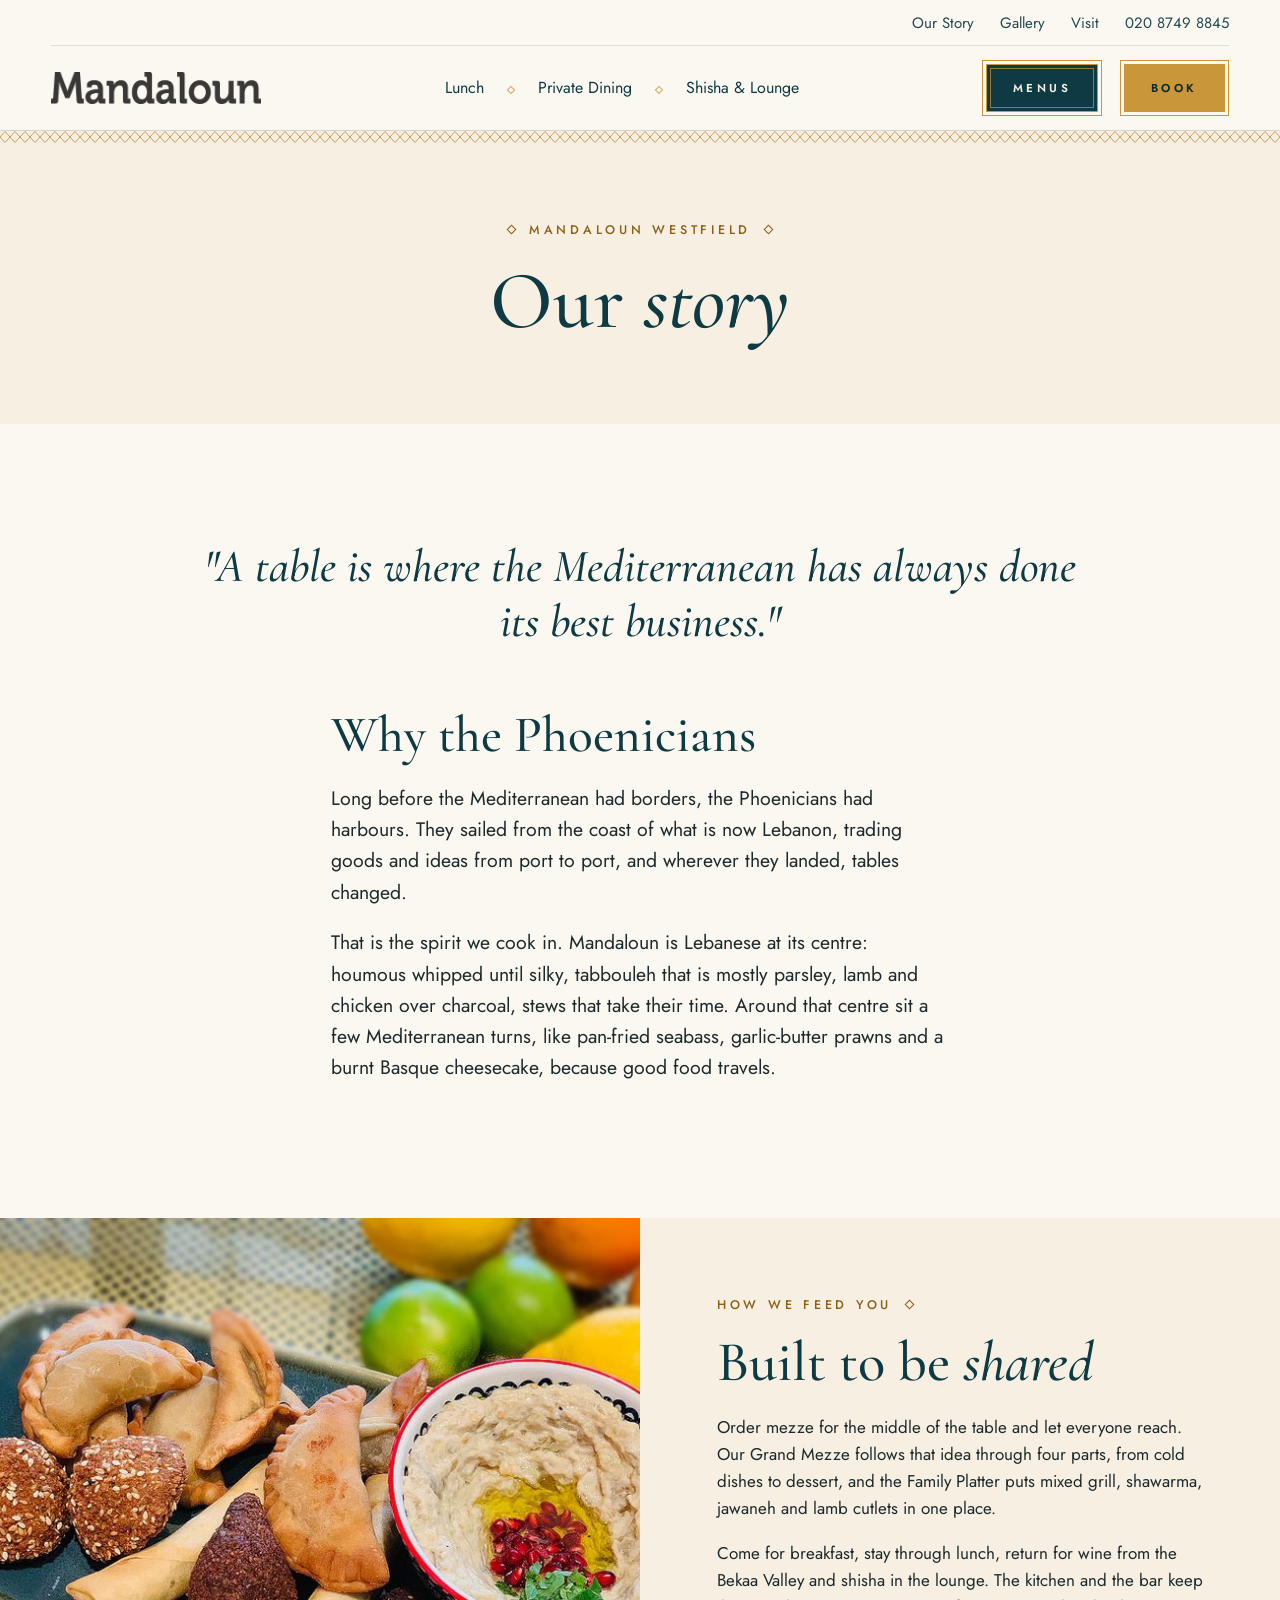
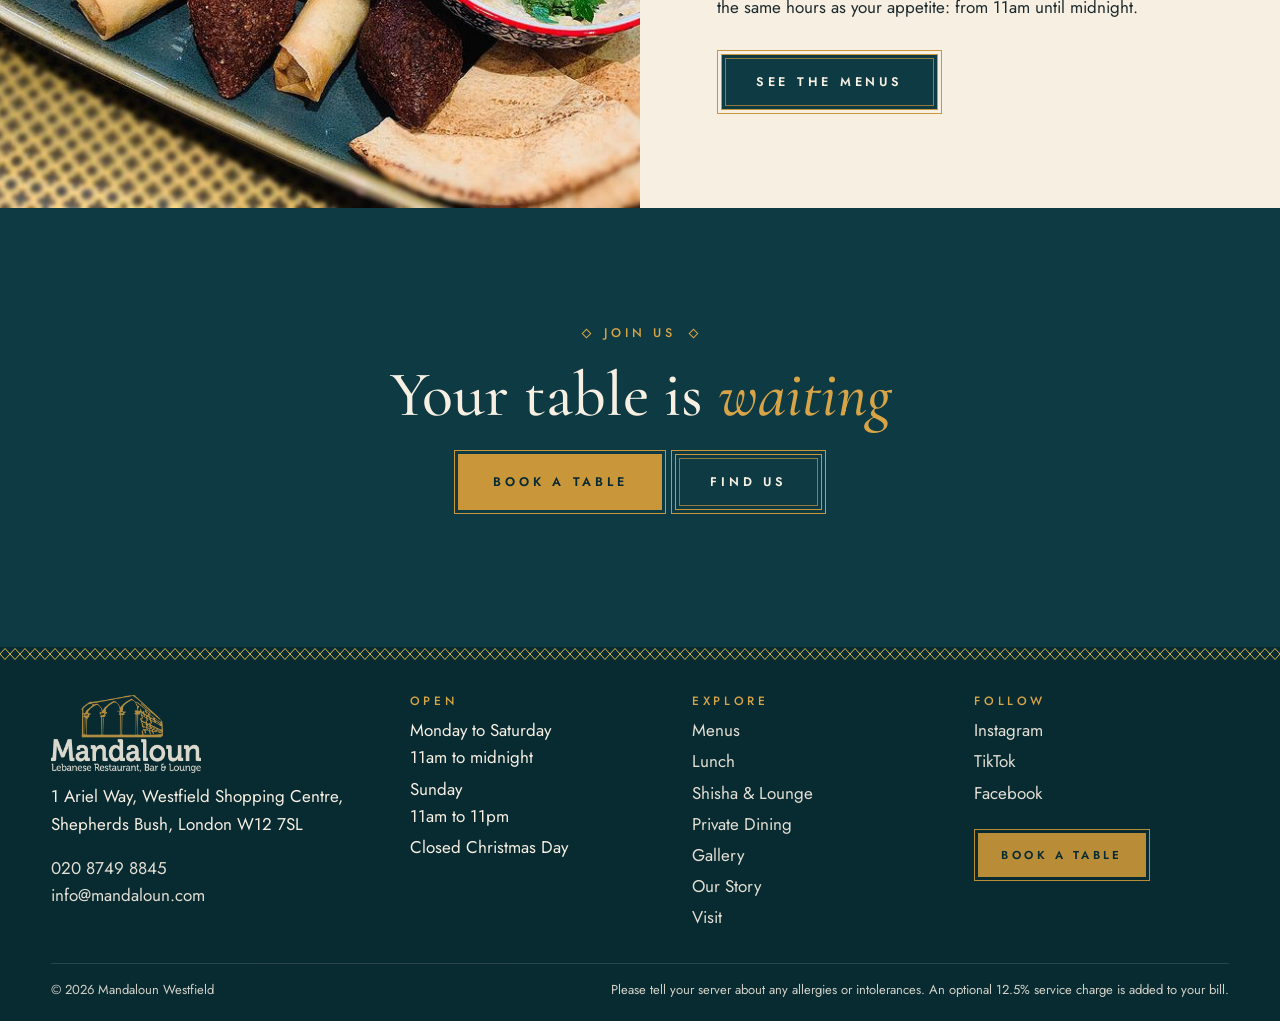
<file: our-story.html>
<!doctype html>
<html lang="en-GB">
<head>
<meta charset="utf-8">
<meta name="viewport" content="width=device-width, initial-scale=1">
<title>Our story | Mandaloun Westfield</title>
<meta name="description" content="Mandaloun cooks in the spirit of the Phoenician traders: Lebanese at the centre, generous at the table, curious at the edges.">
<meta name="theme-color" content="#0E3A43">
<meta property="og:type" content="website">
<meta property="og:site_name" content="Mandaloun Westfield">
<meta property="og:title" content="Our story | Mandaloun Westfield">
<meta property="og:description" content="Mandaloun cooks in the spirit of the Phoenician traders: Lebanese at the centre, generous at the table, curious at the edges.">
<meta property="og:image" content="assets/img/mezze-trio.jpg">
<meta name="twitter:card" content="summary_large_image">
<link rel="icon" href="assets/favicon.png" type="image/png">
<link rel="apple-touch-icon" href="assets/apple-touch-icon.png">
<link rel="preload" href="assets/fonts/cormorant-garamond-latin-500-normal.woff2" as="font" type="font/woff2" crossorigin>
<link rel="preload" href="assets/fonts/jost-latin-400-normal.woff2" as="font" type="font/woff2" crossorigin>
<link rel="stylesheet" href="assets/css/style.css">
<script>document.documentElement.className+=" js";</script>

</head>
<body class="">
<a class="skip" href="#main">Skip to content</a>
<header class="site-header">
  <div class="util"><a href="our-story.html">Our Story</a><a href="gallery.html">Gallery</a><a href="visit.html">Visit</a><a href="tel:+442087498845">020 8749 8845</a></div>
  <div class="navrow">
    <a class="brand" href="index.html" aria-label="Mandaloun Westfield, home"><img class="w-dark" src="assets/img/logo-wordmark-dark.png" alt="Mandaloun" width="210" height="32"><img class="w-light" src="assets/img/logo-wordmark-light.png" alt="" width="210" height="32"></a>
    <ul class="mainnav"><li><a href="menus.html#lunch">Lunch</a></li><li><a href="private-events.html">Private Dining</a></li><li><a href="menus.html#shisha">Shisha &amp; Lounge</a></li></ul>
    <div class="navbtns"><a class="btn sm" href="menus.html">Menus</a><a class="btn sm gold" href="#" data-book>Book</a></div>
    <button class="burger" aria-label="Open menu" aria-expanded="false"><span></span><span></span></button>
  </div>
</header>
<div class="mpanel" id="mpanel" role="dialog" aria-label="Menu">
  <div class="top"><img src="assets/img/logo-wordmark-light.png" alt="Mandaloun"><button class="close" aria-label="Close menu">&times;</button></div>
  <nav><a href="menus.html">Menus</a><a href="menus.html#lunch">Lunch</a><a href="private-events.html">Private Dining</a><a href="menus.html#shisha">Shisha &amp; Lounge</a><a href="gallery.html">Gallery</a><a href="our-story.html">Our Story</a><a href="visit.html">Visit</a></nav>
  <div class="mbtns"><a class="btn gold" href="#" data-book>Book a table</a><a class="btn" href="tel:+442087498845">Call 020 8749 8845</a></div>
</div>
<main id="main">

<section class="page-hero"><div class="band" aria-hidden="true"></div>
  <div class="wrap"><p class="eyebrow">Mandaloun Westfield</p><h1>Our <em>story</em></h1></div>
</section>
<section class="pad" style="padding-bottom:40px"><div class="wrap"><p class="pull">"A table is where the Mediterranean has always done its best business."</p></div></section>
<section class="pad" style="padding-top:20px">
  <div class="wrap prose">
    <h2>Why the Phoenicians</h2>
    <p>Long before the Mediterranean had borders, the Phoenicians had harbours. They sailed from the coast of what is now Lebanon, trading goods and ideas from port to port, and wherever they landed, tables changed.</p>
    <p>That is the spirit we cook in. Mandaloun is Lebanese at its centre: houmous whipped until silky, tabbouleh that is mostly parsley, lamb and chicken over charcoal, stews that take their time. Around that centre sit a few Mediterranean turns, like pan-fried seabass, garlic-butter prawns and a burnt Basque cheesecake, because good food travels.</p>
  </div>
</section>
<section class="split bg-cream"><div class="media"><img src="assets/img/pastry.jpg" srcset="assets/img/pastry-sm.jpg 800w, assets/img/pastry.jpg 1500w" sizes="(max-width:1100px) 100vw, 50vw" width="1500" height="1124" alt="Kebbeh, sambousek and spring rolls beside baba ghanouj" loading="lazy" decoding="async"></div>
  <div class="copy"><p class="eyebrow left">How we feed you</p><h2>Built to be <em>shared</em></h2>
  <p>Order mezze for the middle of the table and let everyone reach. Our Grand Mezze follows that idea through four parts, from cold dishes to dessert, and the Family Platter puts mixed grill, shawarma, jawaneh and lamb cutlets in one place.</p>
  <p>Come for breakfast, stay through lunch, return for wine from the Bekaa Valley and shisha in the lounge. The kitchen and the bar keep the same hours as your appetite: from 11am until midnight.</p>
  <p style="margin-top:12px"><a class="btn" href="menus.html">See the menus</a></p></div></section>
<section class="pad bg-teal on-dark"><div class="wrap center"><p class="eyebrow">Join us</p><h2 class="big">Your table is <em>waiting</em></h2><p style="margin-top:22px"><a class="btn gold" href="#" data-book>Book a table</a> <a class="btn" href="visit.html">Find us</a></p></div></section>
</main>
<footer class="site-footer">
  <div class="pat" aria-hidden="true"></div>
  <div class="wrap">
    <div class="foot-grid">
      <div>
        <img src="assets/img/logo-lockup-light.png" alt="Mandaloun, Lebanese Restaurant, Bar &amp; Lounge" width="220" height="116" loading="lazy">
        <p>1 Ariel Way, Westfield Shopping Centre,<br>Shepherds Bush, London W12 7SL</p>
        <p><a href="tel:+442087498845">020 8749 8845</a><br><a href="mailto:info@mandaloun.com">info@mandaloun.com</a></p>
      </div>
      <div>
        <h4>Open</h4>
        <ul><li>Monday to Saturday<br>11am to midnight</li><li>Sunday<br>11am to 11pm</li><li>Closed Christmas Day</li></ul>
      </div>
      <div>
        <h4>Explore</h4>
        <ul><li><a href="menus.html">Menus</a></li><li><a href="menus.html#lunch">Lunch</a></li><li><a href="menus.html#shisha">Shisha &amp; Lounge</a></li><li><a href="private-events.html">Private Dining</a></li><li><a href="gallery.html">Gallery</a></li><li><a href="our-story.html">Our Story</a></li><li><a href="visit.html">Visit</a></li></ul>
      </div>
      <div>
        <h4>Follow</h4>
        <ul><li><a href="https://www.instagram.com/mandalounuk" rel="noopener" target="_blank">Instagram</a></li><li><a href="https://www.tiktok.com/@mandalounwestfield" rel="noopener" target="_blank">TikTok</a></li><li><a href="https://www.facebook.com/mandalounuk" rel="noopener" target="_blank">Facebook</a></li></ul>
        <p style="margin-top:22px"><a class="btn sm gold" href="#" data-book>Book a table</a></p>
      </div>
    </div>
    <div class="foot-bottom">
      <span>&copy; 2026 Mandaloun Westfield</span>
      <span>Please tell your server about any allergies or intolerances. An optional 12.5% service charge is added to your bill.</span>
    </div>
  </div>
</footer>
<script src="assets/js/main.js" defer></script>
</body>
</html>
</file>
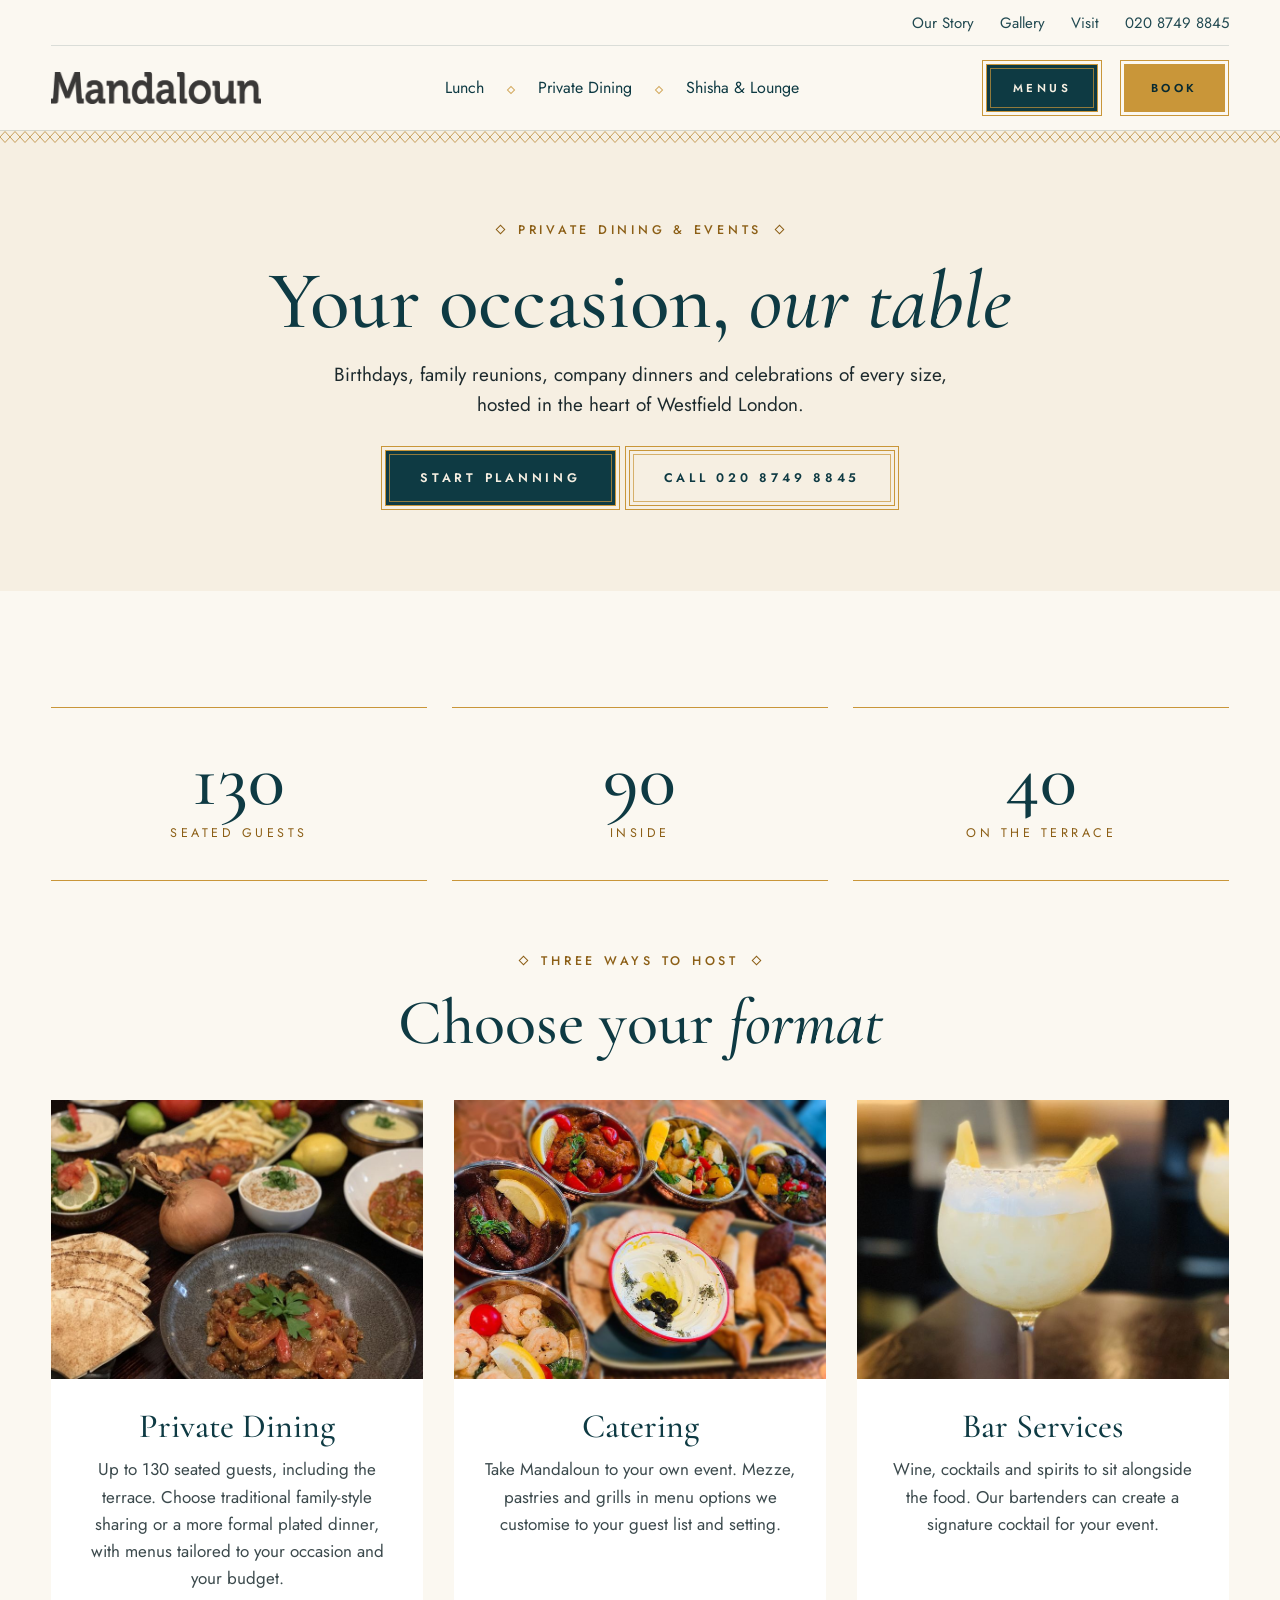
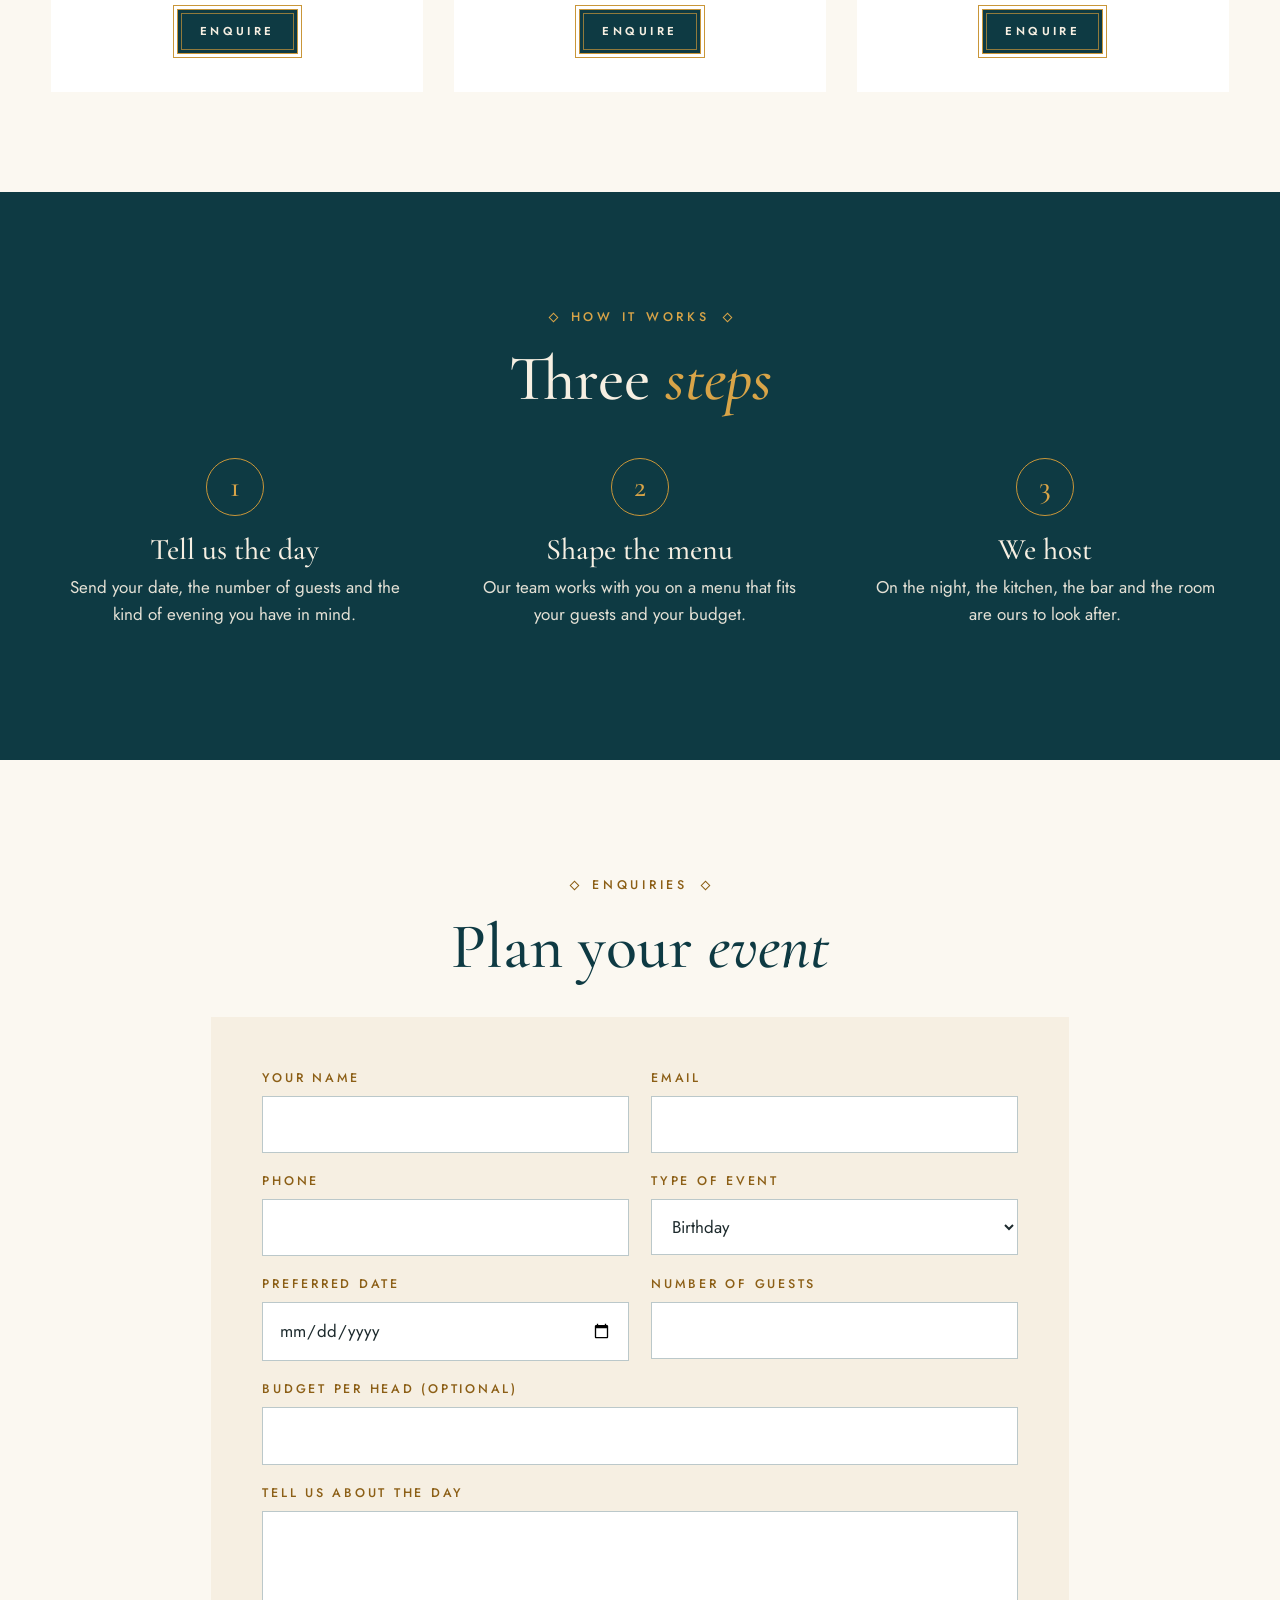
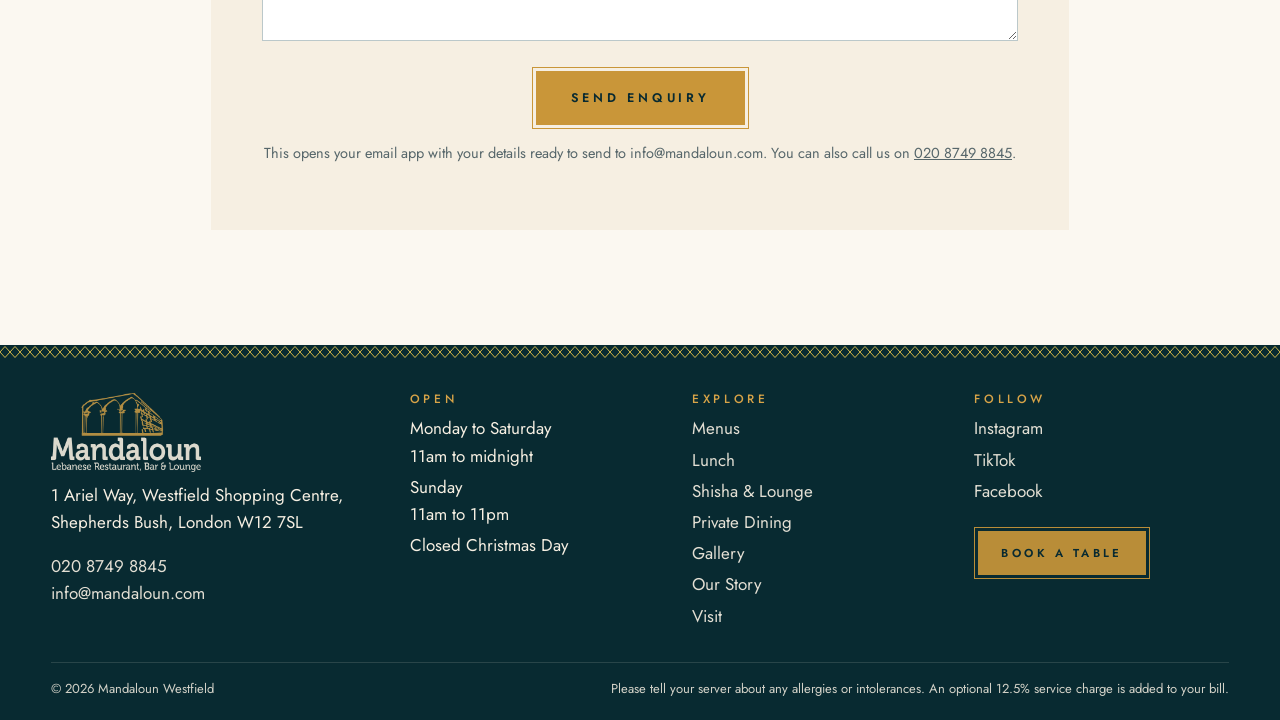
<file: private-events.html>
<!doctype html>
<html lang="en-GB">
<head>
<meta charset="utf-8">
<meta name="viewport" content="width=device-width, initial-scale=1">
<title>Private dining and events | Mandaloun Westfield</title>
<meta name="description" content="Private dining for up to 130 guests at Mandaloun Westfield: 90 inside and 40 on the terrace. Family-style or plated menus, catering and bar service.">
<meta name="theme-color" content="#0E3A43">
<meta property="og:type" content="website">
<meta property="og:site_name" content="Mandaloun Westfield">
<meta property="og:title" content="Private dining and events | Mandaloun Westfield">
<meta property="og:description" content="Private dining for up to 130 guests at Mandaloun Westfield: 90 inside and 40 on the terrace. Family-style or plated menus, catering and bar service.">
<meta property="og:image" content="assets/img/table-a.jpg">
<meta name="twitter:card" content="summary_large_image">
<link rel="icon" href="assets/favicon.png" type="image/png">
<link rel="apple-touch-icon" href="assets/apple-touch-icon.png">
<link rel="preload" href="assets/fonts/cormorant-garamond-latin-500-normal.woff2" as="font" type="font/woff2" crossorigin>
<link rel="preload" href="assets/fonts/jost-latin-400-normal.woff2" as="font" type="font/woff2" crossorigin>
<link rel="stylesheet" href="assets/css/style.css">
<script>document.documentElement.className+=" js";</script>

</head>
<body class="">
<a class="skip" href="#main">Skip to content</a>
<header class="site-header">
  <div class="util"><a href="our-story.html">Our Story</a><a href="gallery.html">Gallery</a><a href="visit.html">Visit</a><a href="tel:+442087498845">020 8749 8845</a></div>
  <div class="navrow">
    <a class="brand" href="index.html" aria-label="Mandaloun Westfield, home"><img class="w-dark" src="assets/img/logo-wordmark-dark.png" alt="Mandaloun" width="210" height="32"><img class="w-light" src="assets/img/logo-wordmark-light.png" alt="" width="210" height="32"></a>
    <ul class="mainnav"><li><a href="menus.html#lunch">Lunch</a></li><li><a href="private-events.html">Private Dining</a></li><li><a href="menus.html#shisha">Shisha &amp; Lounge</a></li></ul>
    <div class="navbtns"><a class="btn sm" href="menus.html">Menus</a><a class="btn sm gold" href="#" data-book>Book</a></div>
    <button class="burger" aria-label="Open menu" aria-expanded="false"><span></span><span></span></button>
  </div>
</header>
<div class="mpanel" id="mpanel" role="dialog" aria-label="Menu">
  <div class="top"><img src="assets/img/logo-wordmark-light.png" alt="Mandaloun"><button class="close" aria-label="Close menu">&times;</button></div>
  <nav><a href="menus.html">Menus</a><a href="menus.html#lunch">Lunch</a><a href="private-events.html">Private Dining</a><a href="menus.html#shisha">Shisha &amp; Lounge</a><a href="gallery.html">Gallery</a><a href="our-story.html">Our Story</a><a href="visit.html">Visit</a></nav>
  <div class="mbtns"><a class="btn gold" href="#" data-book>Book a table</a><a class="btn" href="tel:+442087498845">Call 020 8749 8845</a></div>
</div>
<main id="main">

<section class="page-hero"><div class="band" aria-hidden="true"></div>
  <div class="wrap"><p class="eyebrow">Private dining &amp; events</p><h1>Your occasion, <em>our table</em></h1>
  <p class="lead">Birthdays, family reunions, company dinners and celebrations of every size, hosted in the heart of Westfield London.</p>
  <p style="margin-top:26px"><a class="btn" href="#enquire">Start planning</a> <a class="btn ghost" href="tel:+442087498845">Call 020 8749 8845</a></p></div>
</section>

<section class="pad" style="padding-bottom:40px">
  <div class="wrap">
    <div class="figures">
      <div class="figure"><b>130</b><span>Seated guests</span></div>
      <div class="figure"><b>90</b><span>Inside</span></div>
      <div class="figure"><b>40</b><span>On the terrace</span></div>
    </div>
    <div class="center" style="margin-bottom:44px"><p class="eyebrow">Three ways to host</p><h2 class="big">Choose your <em>format</em></h2></div>
    <div class="pkgs">
      <article class="pkg"><div class="ph"><img src="assets/img/table-a.jpg" srcset="assets/img/table-a-sm.jpg 800w, assets/img/table-a.jpg 1800w" sizes="(max-width:760px) 100vw, 33vw" width="1800" height="1350" alt="A table laid for a family-style feast" loading="lazy" decoding="async"></div><div class="in"><h3>Private Dining</h3><p>Up to 130 seated guests, including the terrace. Choose traditional family-style sharing or a more formal plated dinner, with menus tailored to your occasion and your budget.</p><a class="btn sm" href="#enquire">Enquire</a></div></article>
      <article class="pkg"><div class="ph"><img src="assets/img/mezze-spread.jpg" srcset="assets/img/mezze-spread-sm.jpg 800w, assets/img/mezze-spread.jpg 1500w" sizes="(max-width:760px) 100vw, 33vw" width="1500" height="1124" alt="Mezze bowls and pastries ready to share" loading="lazy" decoding="async"></div><div class="in"><h3>Catering</h3><p>Take Mandaloun to your own event. Mezze, pastries and grills in menu options we customise to your guest list and setting.</p><a class="btn sm" href="#enquire">Enquire</a></div></article>
      <article class="pkg"><div class="ph"><img src="assets/img/frozen-lemon.jpg" srcset="assets/img/frozen-lemon-sm.jpg 800w, assets/img/frozen-lemon.jpg 1800w" sizes="(max-width:760px) 100vw, 33vw" width="1800" height="2400" alt="A frosted lemon drink in a stemmed glass" loading="lazy" decoding="async"></div><div class="in"><h3>Bar Services</h3><p>Wine, cocktails and spirits to sit alongside the food. Our bartenders can create a signature cocktail for your event.</p><a class="btn sm" href="#enquire">Enquire</a></div></article>
    </div>
  </div>
</section>

<section class="pad bg-teal on-dark" style="margin-top:60px">
  <div class="wrap center">
    <p class="eyebrow">How it works</p><h2 class="big">Three <em>steps</em></h2>
    <div class="steps">
      <div class="step"><h3>Tell us the day</h3><p>Send your date, the number of guests and the kind of evening you have in mind.</p></div>
      <div class="step"><h3>Shape the menu</h3><p>Our team works with you on a menu that fits your guests and your budget.</p></div>
      <div class="step"><h3>We host</h3><p>On the night, the kitchen, the bar and the room are ours to look after.</p></div>
    </div>
  </div>
</section>

<section class="pad" id="enquire">
  <div class="wrap" style="max-width:960px">
    <div class="center" style="margin-bottom:36px"><p class="eyebrow">Enquiries</p><h2 class="big">Plan your <em>event</em></h2></div>
    <div class="formbox">
      <form id="enquiry" class="formgrid">
        <div><label for="name">Your name</label><input id="name" name="name" required autocomplete="name"></div>
        <div><label for="email">Email</label><input id="email" name="email" type="email" required autocomplete="email"></div>
        <div><label for="phone">Phone</label><input id="phone" name="phone" type="tel" autocomplete="tel"></div>
        <div><label for="type">Type of event</label><select id="type" name="type"><option>Birthday</option><option>Family gathering</option><option>Company dinner</option><option>Celebration</option><option>Catering</option><option>Bar service</option><option>Other</option></select></div>
        <div><label for="date">Preferred date</label><input id="date" name="date" type="date"></div>
        <div><label for="guests">Number of guests</label><input id="guests" name="guests" type="number" min="1" max="130" inputmode="numeric"></div>
        <div class="full"><label for="budget">Budget per head (optional)</label><input id="budget" name="budget"></div>
        <div class="full"><label for="message">Tell us about the day</label><textarea id="message" name="message"></textarea></div>
        <div class="full center"><button class="btn gold" type="submit">Send enquiry</button><p class="formnote">This opens your email app with your details ready to send to info@mandaloun.com. You can also call us on <a href="tel:+442087498845">020 8749 8845</a>.</p></div>
      </form>
    </div>
  </div>
</section>
</main>
<footer class="site-footer">
  <div class="pat" aria-hidden="true"></div>
  <div class="wrap">
    <div class="foot-grid">
      <div>
        <img src="assets/img/logo-lockup-light.png" alt="Mandaloun, Lebanese Restaurant, Bar &amp; Lounge" width="220" height="116" loading="lazy">
        <p>1 Ariel Way, Westfield Shopping Centre,<br>Shepherds Bush, London W12 7SL</p>
        <p><a href="tel:+442087498845">020 8749 8845</a><br><a href="mailto:info@mandaloun.com">info@mandaloun.com</a></p>
      </div>
      <div>
        <h4>Open</h4>
        <ul><li>Monday to Saturday<br>11am to midnight</li><li>Sunday<br>11am to 11pm</li><li>Closed Christmas Day</li></ul>
      </div>
      <div>
        <h4>Explore</h4>
        <ul><li><a href="menus.html">Menus</a></li><li><a href="menus.html#lunch">Lunch</a></li><li><a href="menus.html#shisha">Shisha &amp; Lounge</a></li><li><a href="private-events.html">Private Dining</a></li><li><a href="gallery.html">Gallery</a></li><li><a href="our-story.html">Our Story</a></li><li><a href="visit.html">Visit</a></li></ul>
      </div>
      <div>
        <h4>Follow</h4>
        <ul><li><a href="https://www.instagram.com/mandalounuk" rel="noopener" target="_blank">Instagram</a></li><li><a href="https://www.tiktok.com/@mandalounwestfield" rel="noopener" target="_blank">TikTok</a></li><li><a href="https://www.facebook.com/mandalounuk" rel="noopener" target="_blank">Facebook</a></li></ul>
        <p style="margin-top:22px"><a class="btn sm gold" href="#" data-book>Book a table</a></p>
      </div>
    </div>
    <div class="foot-bottom">
      <span>&copy; 2026 Mandaloun Westfield</span>
      <span>Please tell your server about any allergies or intolerances. An optional 12.5% service charge is added to your bill.</span>
    </div>
  </div>
</footer>
<script src="assets/js/main.js" defer></script>
</body>
</html>
</file>
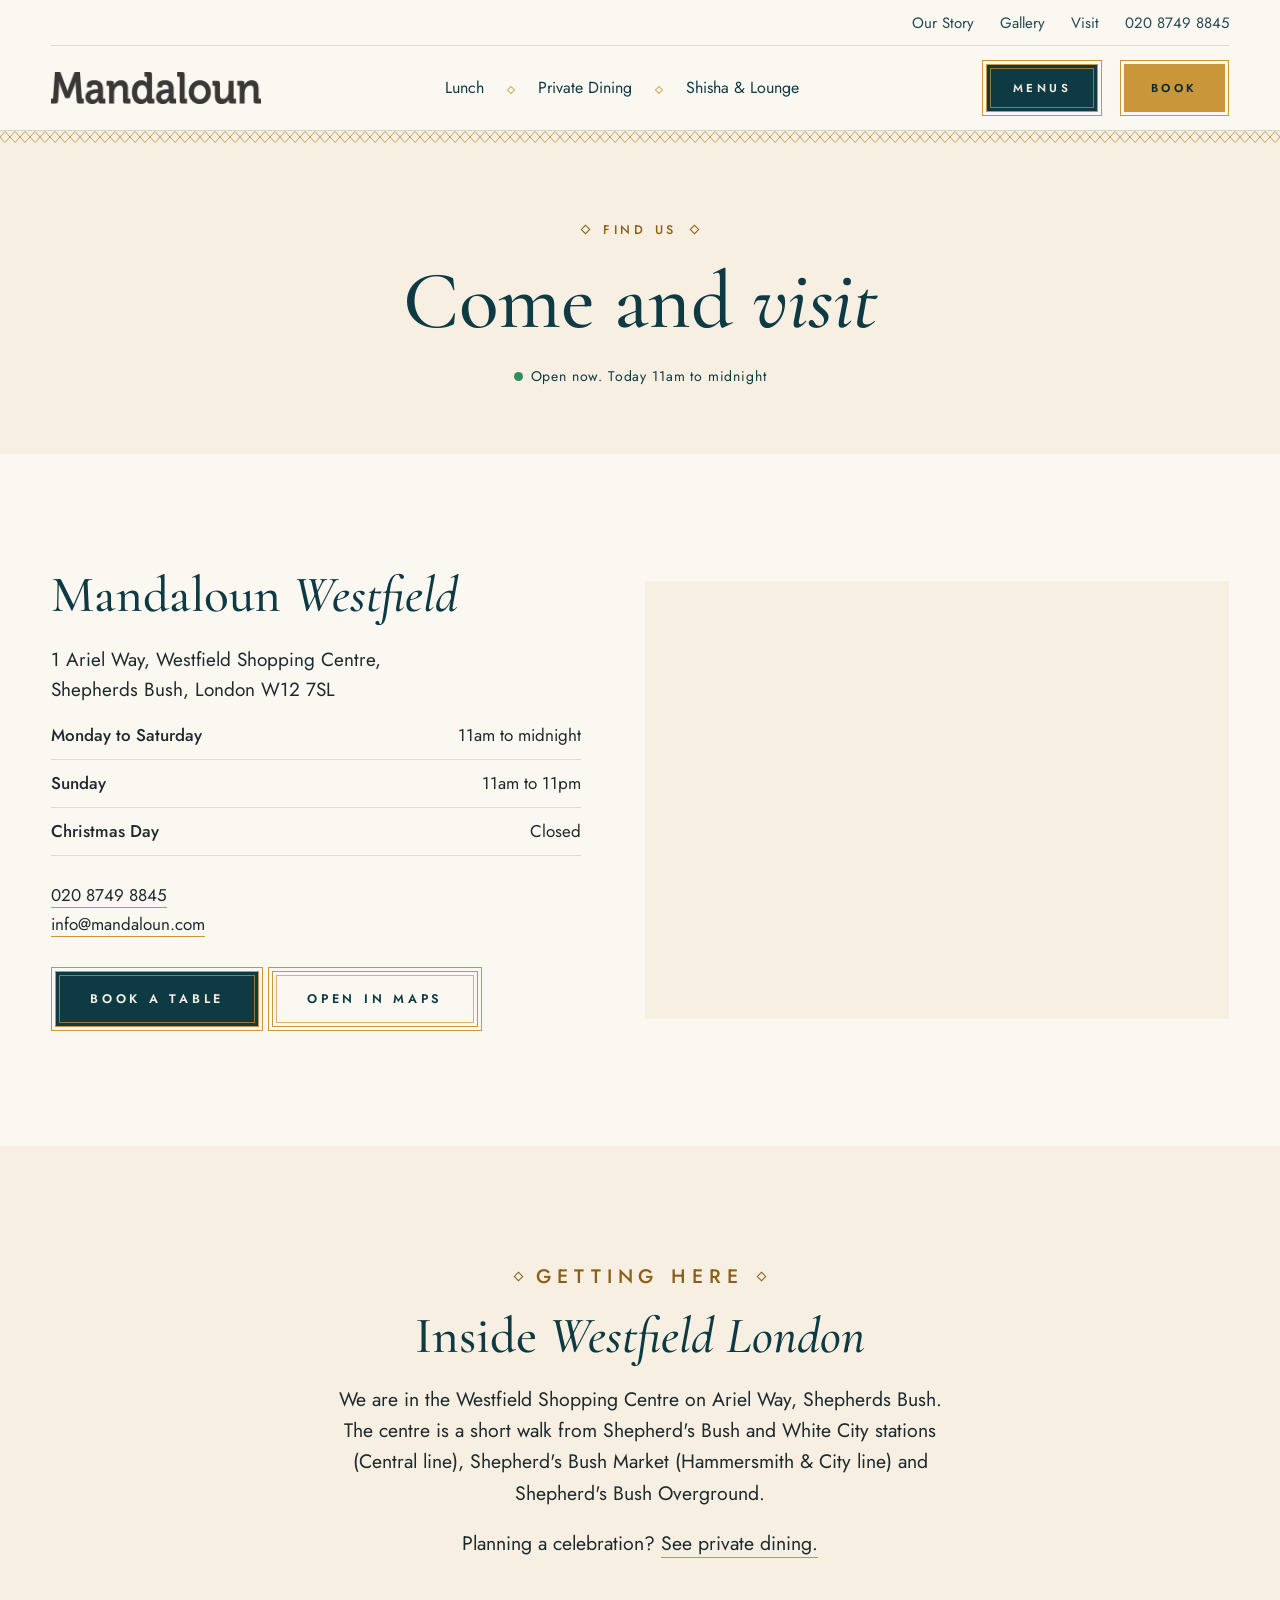
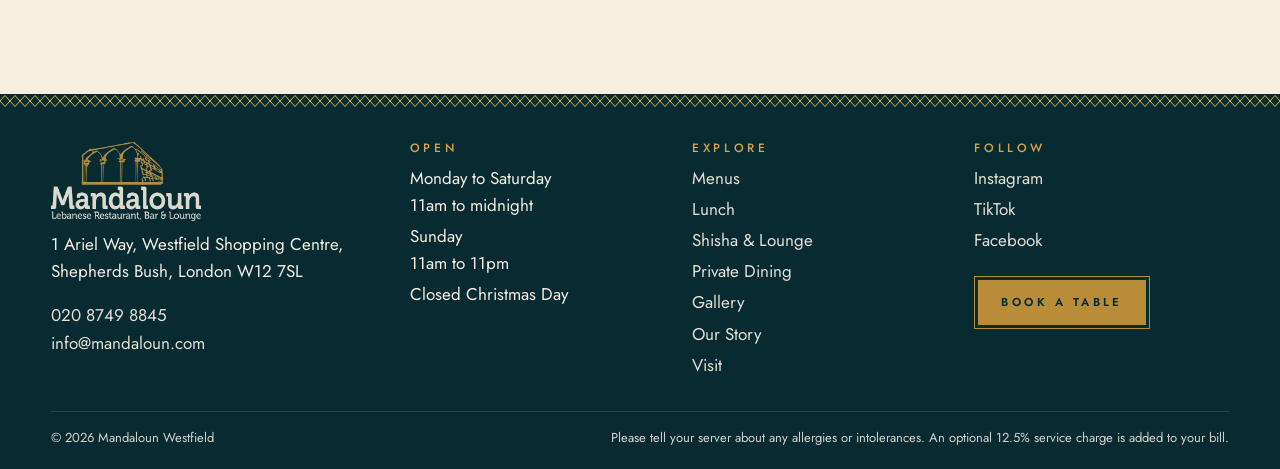
<file: visit.html>
<!doctype html>
<html lang="en-GB">
<head>
<meta charset="utf-8">
<meta name="viewport" content="width=device-width, initial-scale=1">
<title>Visit | Mandaloun Westfield</title>
<meta name="description" content="Find Mandaloun inside Westfield London, 1 Ariel Way, Shepherds Bush W12 7SL. Open daily from 11am. Opening hours, map and how to get here.">
<meta name="theme-color" content="#0E3A43">
<meta property="og:type" content="website">
<meta property="og:site_name" content="Mandaloun Westfield">
<meta property="og:title" content="Visit | Mandaloun Westfield">
<meta property="og:description" content="Find Mandaloun inside Westfield London, 1 Ariel Way, Shepherds Bush W12 7SL. Open daily from 11am. Opening hours, map and how to get here.">
<meta property="og:image" content="assets/img/hero.jpg">
<meta name="twitter:card" content="summary_large_image">
<link rel="icon" href="assets/favicon.png" type="image/png">
<link rel="apple-touch-icon" href="assets/apple-touch-icon.png">
<link rel="preload" href="assets/fonts/cormorant-garamond-latin-500-normal.woff2" as="font" type="font/woff2" crossorigin>
<link rel="preload" href="assets/fonts/jost-latin-400-normal.woff2" as="font" type="font/woff2" crossorigin>
<link rel="stylesheet" href="assets/css/style.css">
<script>document.documentElement.className+=" js";</script>
<script type="application/ld+json">{"@context": "https://schema.org", "@type": "Restaurant", "name": "Mandaloun Westfield", "servesCuisine": ["Lebanese", "Mediterranean"], "priceRange": "\u00a3\u00a3", "telephone": "+442087498845", "email": "info@mandaloun.com", "address": {"@type": "PostalAddress", "streetAddress": "1 Ariel Way, Westfield Shopping Centre", "addressLocality": "Shepherds Bush, London", "postalCode": "W12 7SL", "addressCountry": "GB"}, "openingHoursSpecification": [{"@type": "OpeningHoursSpecification", "dayOfWeek": ["Monday", "Tuesday", "Wednesday", "Thursday", "Friday", "Saturday"], "opens": "11:00", "closes": "00:00"}, {"@type": "OpeningHoursSpecification", "dayOfWeek": "Sunday", "opens": "11:00", "closes": "23:00"}], "sameAs": ["https://www.instagram.com/mandalounuk", "https://www.facebook.com/mandalounuk", "https://www.tiktok.com/@mandalounwestfield"]}</script>
</head>
<body class="">
<a class="skip" href="#main">Skip to content</a>
<header class="site-header">
  <div class="util"><a href="our-story.html">Our Story</a><a href="gallery.html">Gallery</a><a href="visit.html">Visit</a><a href="tel:+442087498845">020 8749 8845</a></div>
  <div class="navrow">
    <a class="brand" href="index.html" aria-label="Mandaloun Westfield, home"><img class="w-dark" src="assets/img/logo-wordmark-dark.png" alt="Mandaloun" width="210" height="32"><img class="w-light" src="assets/img/logo-wordmark-light.png" alt="" width="210" height="32"></a>
    <ul class="mainnav"><li><a href="menus.html#lunch">Lunch</a></li><li><a href="private-events.html">Private Dining</a></li><li><a href="menus.html#shisha">Shisha &amp; Lounge</a></li></ul>
    <div class="navbtns"><a class="btn sm" href="menus.html">Menus</a><a class="btn sm gold" href="#" data-book>Book</a></div>
    <button class="burger" aria-label="Open menu" aria-expanded="false"><span></span><span></span></button>
  </div>
</header>
<div class="mpanel" id="mpanel" role="dialog" aria-label="Menu">
  <div class="top"><img src="assets/img/logo-wordmark-light.png" alt="Mandaloun"><button class="close" aria-label="Close menu">&times;</button></div>
  <nav><a href="menus.html">Menus</a><a href="menus.html#lunch">Lunch</a><a href="private-events.html">Private Dining</a><a href="menus.html#shisha">Shisha &amp; Lounge</a><a href="gallery.html">Gallery</a><a href="our-story.html">Our Story</a><a href="visit.html">Visit</a></nav>
  <div class="mbtns"><a class="btn gold" href="#" data-book>Book a table</a><a class="btn" href="tel:+442087498845">Call 020 8749 8845</a></div>
</div>
<main id="main">

<section class="page-hero"><div class="band" aria-hidden="true"></div>
  <div class="wrap"><p class="eyebrow">Find us</p><h1>Come and <em>visit</em></h1><p class="lead"><span class="openpill" data-open>Open daily from 11am</span></p></div>
</section>
<section class="pad"><div class="wrap visit">
  <div>
    <h2 style="font-size:clamp(34px,4vw,52px);margin-bottom:22px">Mandaloun <em>Westfield</em></h2>
    <p class="addr">1 Ariel Way, Westfield Shopping Centre,<br>Shepherds Bush, London W12 7SL</p>
    <ul class="hours"><li><b>Monday to Saturday</b><span>11am to midnight</span></li><li><b>Sunday</b><span>11am to 11pm</span></li><li><b>Christmas Day</b><span>Closed</span></li></ul>
    <ul class="contact-list"><li><a href="tel:+442087498845">020 8749 8845</a></li><li><a href="mailto:info@mandaloun.com">info@mandaloun.com</a></li></ul>
    <a class="btn" href="#" data-book>Book a table</a> <a class="btn ghost" href="https://www.google.com/maps/search/?api=1&query=Mandaloun+Westfield+London+1+Ariel+Way+W12+7SL" target="_blank" rel="noopener">Open in Maps</a>
  </div>
  <div class="map"><iframe title="Map showing Mandaloun Westfield" src="https://www.google.com/maps?q=Mandaloun+Westfield+London,+1+Ariel+Way,+London+W12+7SL&output=embed" loading="lazy" referrerpolicy="no-referrer-when-downgrade"></iframe></div>
</div></section>
<section class="pad bg-cream"><div class="wrap prose center">
  <p class="eyebrow">Getting here</p><h2>Inside <em>Westfield London</em></h2>
  <p>We are in the Westfield Shopping Centre on Ariel Way, Shepherds Bush. The centre is a short walk from Shepherd's Bush and White City stations (Central line), Shepherd's Bush Market (Hammersmith &amp; City line) and Shepherd's Bush Overground.</p>
  <p>Planning a celebration? <a href="private-events.html" style="border-bottom:1px solid var(--gold);text-decoration:none">See private dining.</a></p>
</div></section>
</main>
<footer class="site-footer">
  <div class="pat" aria-hidden="true"></div>
  <div class="wrap">
    <div class="foot-grid">
      <div>
        <img src="assets/img/logo-lockup-light.png" alt="Mandaloun, Lebanese Restaurant, Bar &amp; Lounge" width="220" height="116" loading="lazy">
        <p>1 Ariel Way, Westfield Shopping Centre,<br>Shepherds Bush, London W12 7SL</p>
        <p><a href="tel:+442087498845">020 8749 8845</a><br><a href="mailto:info@mandaloun.com">info@mandaloun.com</a></p>
      </div>
      <div>
        <h4>Open</h4>
        <ul><li>Monday to Saturday<br>11am to midnight</li><li>Sunday<br>11am to 11pm</li><li>Closed Christmas Day</li></ul>
      </div>
      <div>
        <h4>Explore</h4>
        <ul><li><a href="menus.html">Menus</a></li><li><a href="menus.html#lunch">Lunch</a></li><li><a href="menus.html#shisha">Shisha &amp; Lounge</a></li><li><a href="private-events.html">Private Dining</a></li><li><a href="gallery.html">Gallery</a></li><li><a href="our-story.html">Our Story</a></li><li><a href="visit.html">Visit</a></li></ul>
      </div>
      <div>
        <h4>Follow</h4>
        <ul><li><a href="https://www.instagram.com/mandalounuk" rel="noopener" target="_blank">Instagram</a></li><li><a href="https://www.tiktok.com/@mandalounwestfield" rel="noopener" target="_blank">TikTok</a></li><li><a href="https://www.facebook.com/mandalounuk" rel="noopener" target="_blank">Facebook</a></li></ul>
        <p style="margin-top:22px"><a class="btn sm gold" href="#" data-book>Book a table</a></p>
      </div>
    </div>
    <div class="foot-bottom">
      <span>&copy; 2026 Mandaloun Westfield</span>
      <span>Please tell your server about any allergies or intolerances. An optional 12.5% service charge is added to your bill.</span>
    </div>
  </div>
</footer>
<script src="assets/js/main.js" defer></script>
</body>
</html>
</file>
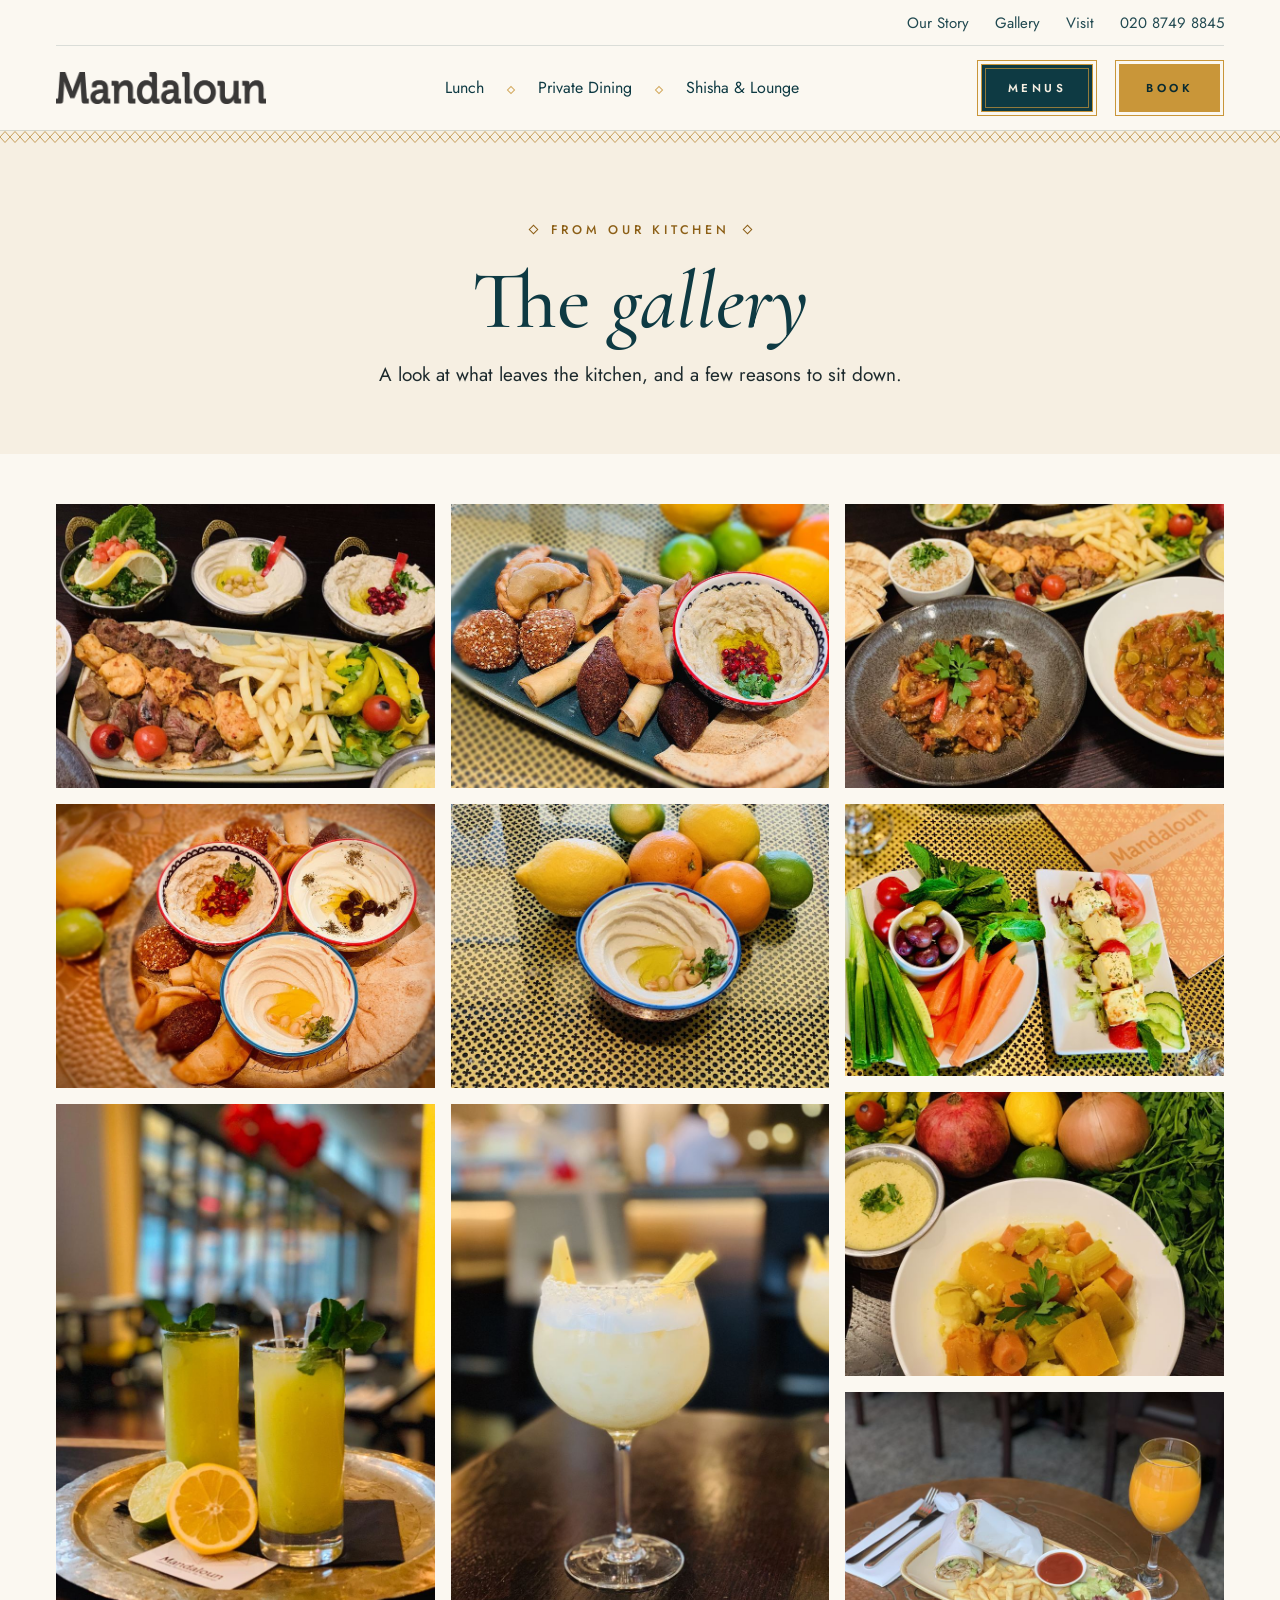
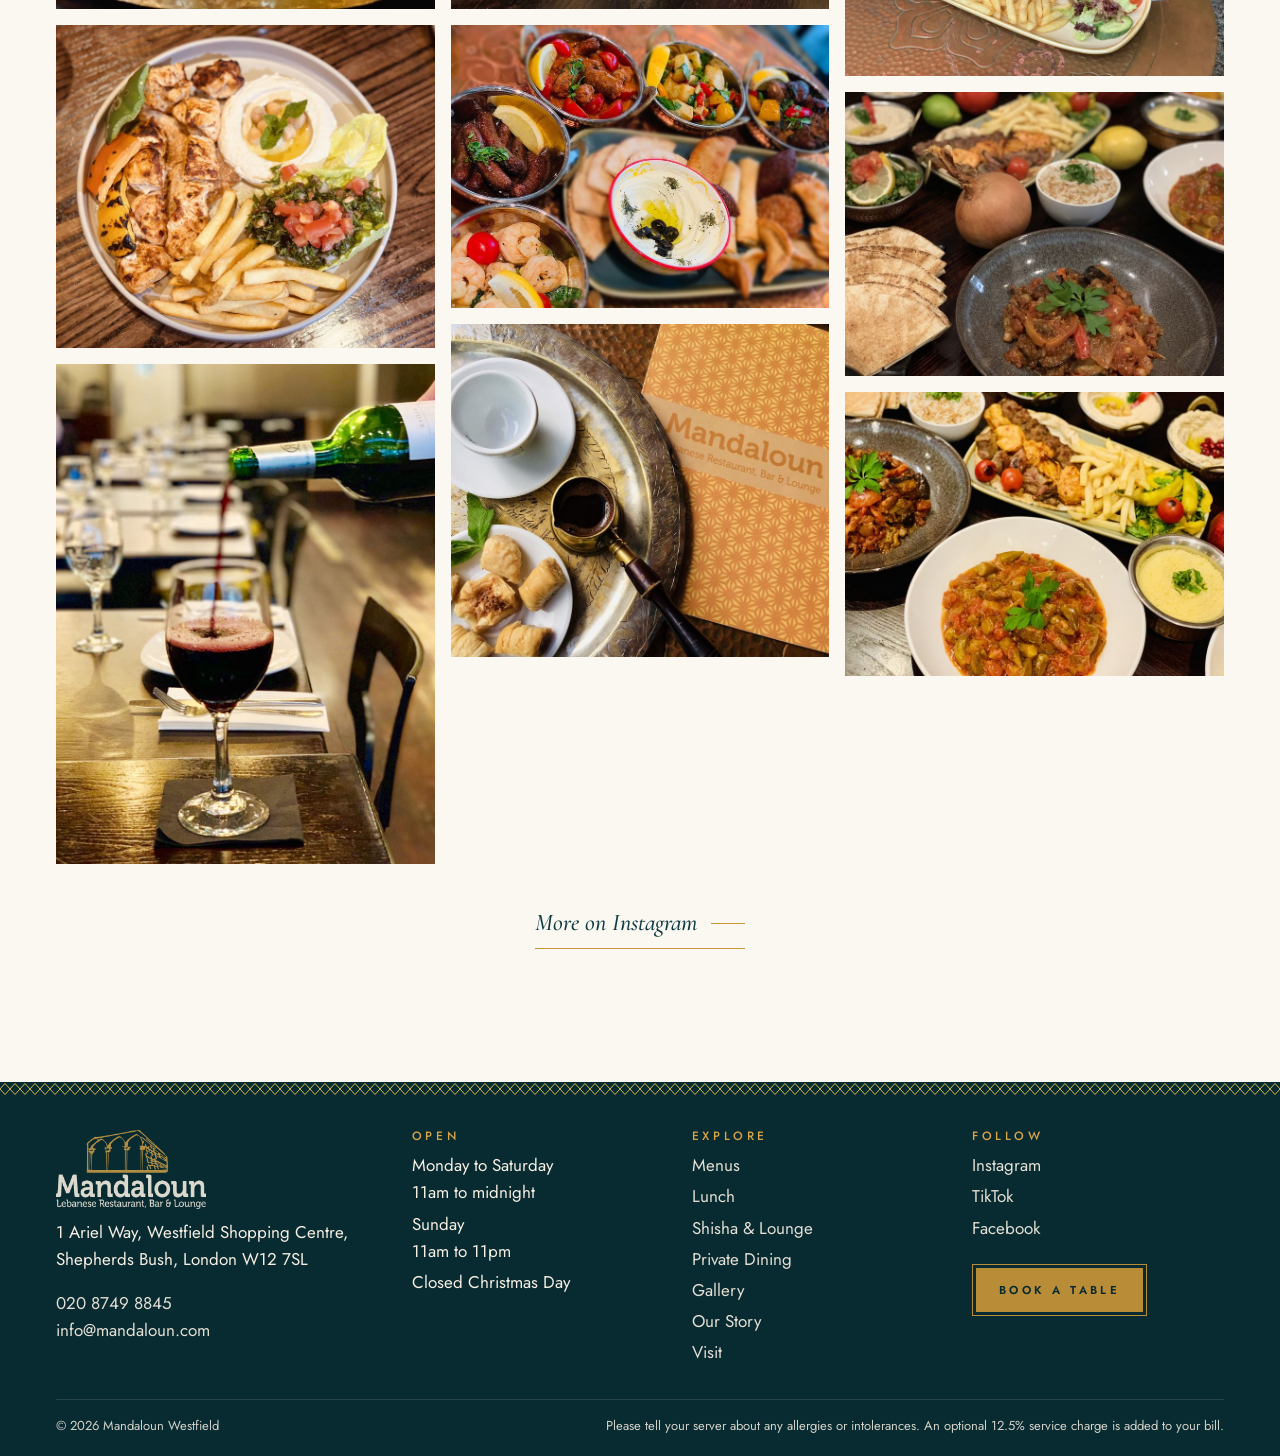
<file: site/gallery.html>
<!doctype html>
<html lang="en-GB">
<head>
<meta charset="utf-8">
<meta name="viewport" content="width=device-width, initial-scale=1">
<title>Gallery | Mandaloun Westfield</title>
<meta name="description" content="Mezze, grills, Lebanese coffee and more from the Mandaloun Westfield kitchen.">
<meta name="theme-color" content="#0E3A43">
<meta property="og:type" content="website">
<meta property="og:site_name" content="Mandaloun Westfield">
<meta property="og:title" content="Gallery | Mandaloun Westfield">
<meta property="og:description" content="Mezze, grills, Lebanese coffee and more from the Mandaloun Westfield kitchen.">
<meta property="og:image" content="assets/img/mezze-trio.jpg">
<meta name="twitter:card" content="summary_large_image">
<link rel="icon" href="assets/favicon.png" type="image/png">
<link rel="apple-touch-icon" href="assets/apple-touch-icon.png">
<link rel="preload" href="assets/fonts/cormorant-garamond-latin-500-normal.woff2" as="font" type="font/woff2" crossorigin>
<link rel="preload" href="assets/fonts/jost-latin-400-normal.woff2" as="font" type="font/woff2" crossorigin>
<link rel="stylesheet" href="assets/css/style.css">
<script>document.documentElement.className+=" js";</script>

</head>
<body class="">
<a class="skip" href="#main">Skip to content</a>
<header class="site-header">
  <div class="util"><a href="our-story.html">Our Story</a><a href="gallery.html">Gallery</a><a href="visit.html">Visit</a><a href="tel:+442087498845">020 8749 8845</a></div>
  <div class="navrow">
    <a class="brand" href="index.html" aria-label="Mandaloun Westfield, home"><img class="w-dark" src="assets/img/logo-wordmark-dark.png" alt="Mandaloun" width="210" height="32"><img class="w-light" src="assets/img/logo-wordmark-light.png" alt="" width="210" height="32"></a>
    <ul class="mainnav"><li><a href="menus.html#lunch">Lunch</a></li><li><a href="private-events.html">Private Dining</a></li><li><a href="menus.html#shisha">Shisha &amp; Lounge</a></li></ul>
    <div class="navbtns"><a class="btn sm" href="menus.html">Menus</a><a class="btn sm gold" href="#" data-book>Book</a></div>
    <button class="burger" aria-label="Open menu" aria-expanded="false"><span></span><span></span><span></span></button>
  </div>
</header>
<div class="mpanel" id="mpanel" role="dialog" aria-label="Menu">
  <div class="top"><img src="assets/img/logo-wordmark-light.png" alt="Mandaloun"><button class="close" aria-label="Close menu">&times;</button></div>
  <nav><a href="menus.html">Menus</a><a href="menus.html#lunch">Lunch</a><a href="private-events.html">Private Dining</a><a href="menus.html#shisha">Shisha &amp; Lounge</a><a href="gallery.html">Gallery</a><a href="our-story.html">Our Story</a><a href="visit.html">Visit</a></nav>
  <div class="mbtns"><a class="btn gold" href="#" data-book>Book a table</a><a class="btn" href="tel:+442087498845">Call 020 8749 8845</a></div>
</div>
<main id="main">

<section class="page-hero"><div class="band" aria-hidden="true"></div>
  <div class="wrap"><p class="eyebrow">From our kitchen</p><h1>The <em>gallery</em></h1><p class="lead">A look at what leaves the kitchen, and a few reasons to sit down.</p></div>
</section>
<section class="pad" style="padding-top:50px"><div class="wrap"><div class="masonry"><a href="assets/img/hero.jpg" data-lb aria-label="Open photo: Mixed grill, chips and a spread of Lebanese mezze on a dark wooden table"><img src="assets/img/hero-sm.jpg" width="800" height="600" alt="Mixed grill, chips and a spread of Lebanese mezze on a dark wooden table" loading="lazy" decoding="async"></a><a href="assets/img/mezze-trio.jpg" data-lb aria-label="Open photo: Three bowls of houmous with falafel, kebbeh and pastries on a brass tray"><img src="assets/img/mezze-trio-sm.jpg" width="800" height="599" alt="Three bowls of houmous with falafel, kebbeh and pastries on a brass tray" loading="lazy" decoding="async"></a><a href="assets/img/lemonade.jpg" data-lb aria-label="Open photo: Two tall glasses of fresh juice with mint, served on a brass tray"><img src="assets/img/lemonade-sm.jpg" width="800" height="1067" alt="Two tall glasses of fresh juice with mint, served on a brass tray" loading="lazy" decoding="async"></a><a href="assets/img/taouk.jpg" data-lb aria-label="Open photo: Grilled chicken with houmous, tabbouleh and chips"><img src="assets/img/taouk-sm.jpg" width="800" height="684" alt="Grilled chicken with houmous, tabbouleh and chips" loading="lazy" decoding="async"></a><a href="assets/img/wine.jpg" data-lb aria-label="Open photo: Red wine poured into a glass in the dining room"><img src="assets/img/wine-sm.jpg" width="800" height="1056" alt="Red wine poured into a glass in the dining room" loading="lazy" decoding="async"></a><a href="assets/img/pastry.jpg" data-lb aria-label="Open photo: Kebbeh, sambousek and spring rolls beside baba ghanouj"><img src="assets/img/pastry-sm.jpg" width="800" height="599" alt="Kebbeh, sambousek and spring rolls beside baba ghanouj" loading="lazy" decoding="async"></a><a href="assets/img/hummus.jpg" data-lb aria-label="Open photo: Houmous in a hand-painted bowl with citrus fruit"><img src="assets/img/hummus-sm.jpg" width="800" height="600" alt="Houmous in a hand-painted bowl with citrus fruit" loading="lazy" decoding="async"></a><a href="assets/img/frozen-lemon.jpg" data-lb aria-label="Open photo: A frosted lemon drink in a stemmed glass"><img src="assets/img/frozen-lemon-sm.jpg" width="800" height="1067" alt="A frosted lemon drink in a stemmed glass" loading="lazy" decoding="async"></a><a href="assets/img/mezze-spread.jpg" data-lb aria-label="Open photo: Copper bowls of mezze with labneh, prawns and pastries"><img src="assets/img/mezze-spread-sm.jpg" width="800" height="599" alt="Copper bowls of mezze with labneh, prawns and pastries" loading="lazy" decoding="async"></a><a href="assets/img/coffee.jpg" data-lb aria-label="Open photo: Lebanese coffee in a cezve with baklawa on a brass tray"><img src="assets/img/coffee-sm.jpg" width="800" height="703" alt="Lebanese coffee in a cezve with baklawa on a brass tray" loading="lazy" decoding="async"></a><a href="assets/img/table-b.jpg" data-lb aria-label="Open photo: A table of mezze, grills and stews"><img src="assets/img/table-b-sm.jpg" width="800" height="600" alt="A table of mezze, grills and stews" loading="lazy" decoding="async"></a><a href="assets/img/halloumi.jpg" data-lb aria-label="Open photo: Crudités and a grilled halloumi skewer"><img src="assets/img/halloumi-sm.jpg" width="800" height="575" alt="Crudités and a grilled halloumi skewer" loading="lazy" decoding="async"></a><a href="assets/img/couscous.jpg" data-lb aria-label="Open photo: Vegetable couscous with herbs, pomegranate and lemon"><img src="assets/img/couscous-sm.jpg" width="800" height="600" alt="Vegetable couscous with herbs, pomegranate and lemon" loading="lazy" decoding="async"></a><a href="assets/img/wrap.jpg" data-lb aria-label="Open photo: A shawarma wrap with chips, salad and orange juice"><img src="assets/img/wrap-sm.jpg" width="800" height="600" alt="A shawarma wrap with chips, salad and orange juice" loading="lazy" decoding="async"></a><a href="assets/img/table-a.jpg" data-lb aria-label="Open photo: A table laid with okra stew, mixed grill, rice, dips and Lebanese bread"><img src="assets/img/table-a-sm.jpg" width="800" height="600" alt="A table laid with okra stew, mixed grill, rice, dips and Lebanese bread" loading="lazy" decoding="async"></a><a href="assets/img/okra.jpg" data-lb aria-label="Open photo: Okra stew with rice, mixed grill and dips"><img src="assets/img/okra-sm.jpg" width="800" height="600" alt="Okra stew with rice, mixed grill and dips" loading="lazy" decoding="async"></a></div>
  <p class="center" style="margin-top:40px"><a class="textlink" href="https://www.instagram.com/mandalounuk" target="_blank" rel="noopener">More on Instagram</a></p></div></section>
<div class="lb" id="lb" role="dialog" aria-label="Photo viewer"><button class="x" aria-label="Close">&times;</button><button class="pv" aria-label="Previous">&lsaquo;</button><img alt=""><button class="nx" aria-label="Next">&rsaquo;</button><div class="cap"></div></div>
</main>
<footer class="site-footer">
  <div class="pat" aria-hidden="true"></div>
  <div class="wrap">
    <div class="foot-grid">
      <div>
        <img src="assets/img/logo-lockup-light.png" alt="Mandaloun, Lebanese Restaurant, Bar &amp; Lounge" width="220" height="116" loading="lazy">
        <p>1 Ariel Way, Westfield Shopping Centre,<br>Shepherds Bush, London W12 7SL</p>
        <p><a href="tel:+442087498845">020 8749 8845</a><br><a href="mailto:info@mandaloun.com">info@mandaloun.com</a></p>
      </div>
      <div>
        <h4>Open</h4>
        <ul><li>Monday to Saturday<br>11am to midnight</li><li>Sunday<br>11am to 11pm</li><li>Closed Christmas Day</li></ul>
      </div>
      <div>
        <h4>Explore</h4>
        <ul><li><a href="menus.html">Menus</a></li><li><a href="menus.html#lunch">Lunch</a></li><li><a href="menus.html#shisha">Shisha &amp; Lounge</a></li><li><a href="private-events.html">Private Dining</a></li><li><a href="gallery.html">Gallery</a></li><li><a href="our-story.html">Our Story</a></li><li><a href="visit.html">Visit</a></li></ul>
      </div>
      <div>
        <h4>Follow</h4>
        <ul><li><a href="https://www.instagram.com/mandalounuk" rel="noopener" target="_blank">Instagram</a></li><li><a href="https://www.tiktok.com/@mandalounwestfield" rel="noopener" target="_blank">TikTok</a></li><li><a href="https://www.facebook.com/mandalounuk" rel="noopener" target="_blank">Facebook</a></li></ul>
        <p style="margin-top:22px"><a class="btn sm gold" href="#" data-book>Book a table</a></p>
      </div>
    </div>
    <div class="foot-bottom">
      <span>&copy; 2026 Mandaloun Westfield</span>
      <span>Please tell your server about any allergies or intolerances. An optional 12.5% service charge is added to your bill.</span>
    </div>
  </div>
</footer>
<script src="assets/js/main.js" defer></script>
</body>
</html>
</file>
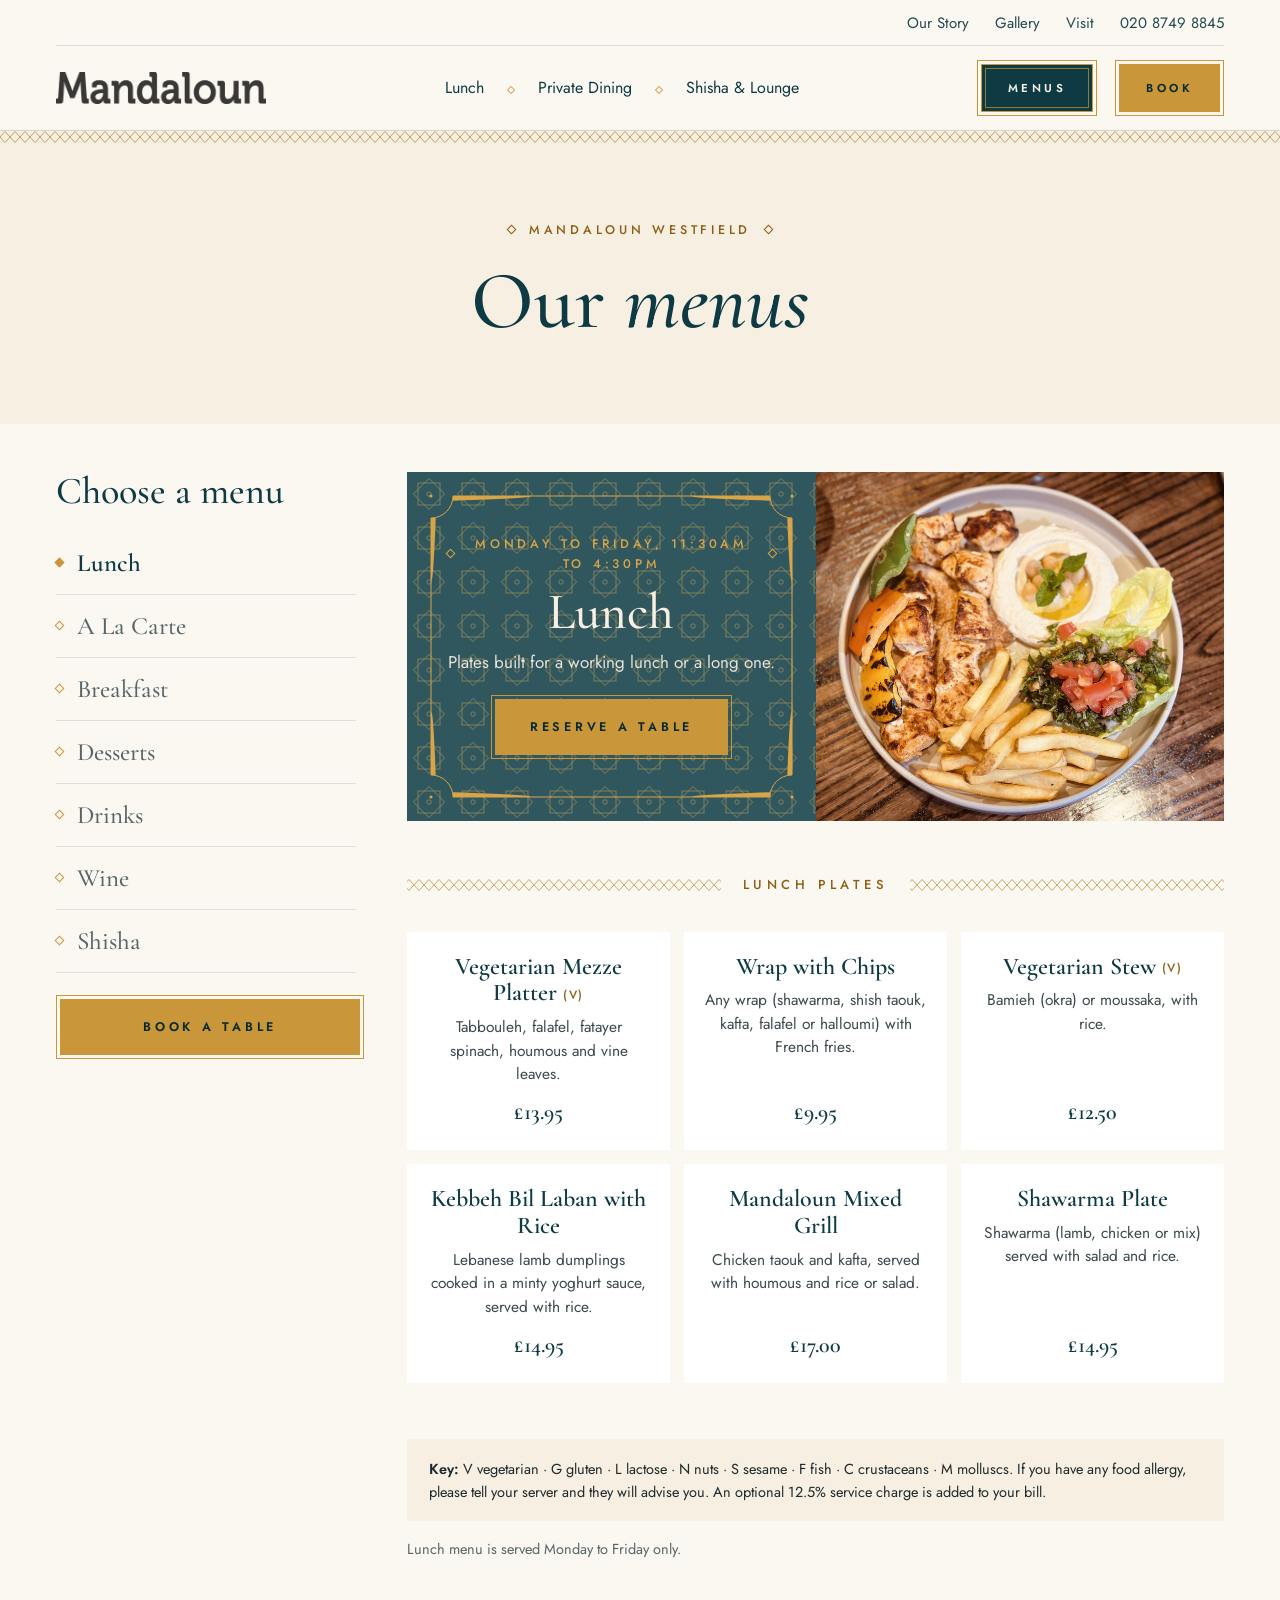
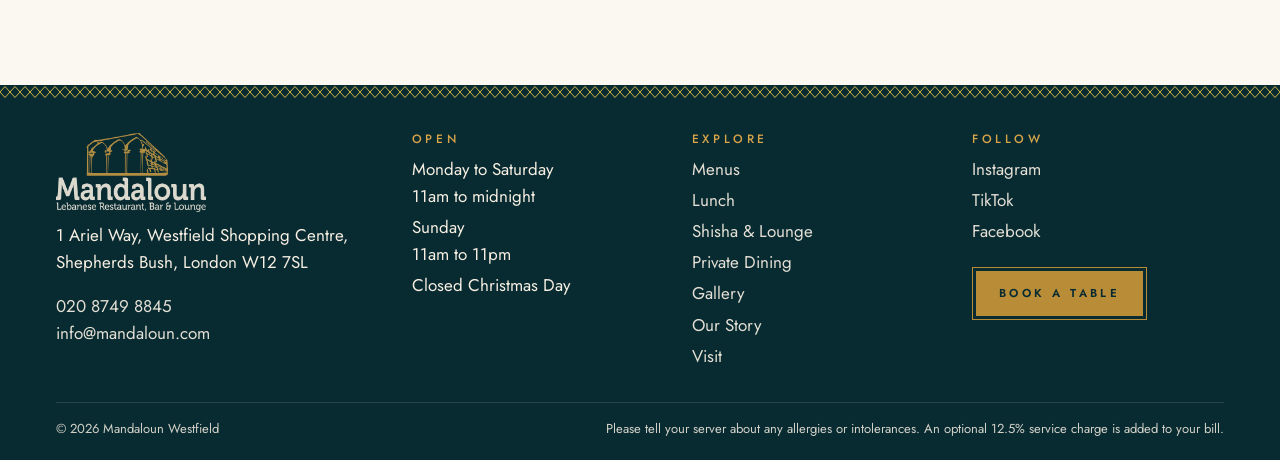
<file: site/menus.html>
<!doctype html>
<html lang="en-GB">
<head>
<meta charset="utf-8">
<meta name="viewport" content="width=device-width, initial-scale=1">
<title>Menus | Mandaloun Westfield</title>
<meta name="description" content="Breakfast, lunch, à la carte, desserts, drinks, Lebanese wine and shisha at Mandaloun Westfield. Mezze, charcoal grills, stews and seafood.">
<meta name="theme-color" content="#0E3A43">
<meta property="og:type" content="website">
<meta property="og:site_name" content="Mandaloun Westfield">
<meta property="og:title" content="Menus | Mandaloun Westfield">
<meta property="og:description" content="Breakfast, lunch, à la carte, desserts, drinks, Lebanese wine and shisha at Mandaloun Westfield. Mezze, charcoal grills, stews and seafood.">
<meta property="og:image" content="assets/img/mezze-spread.jpg">
<meta name="twitter:card" content="summary_large_image">
<link rel="icon" href="assets/favicon.png" type="image/png">
<link rel="apple-touch-icon" href="assets/apple-touch-icon.png">
<link rel="preload" href="assets/fonts/cormorant-garamond-latin-500-normal.woff2" as="font" type="font/woff2" crossorigin>
<link rel="preload" href="assets/fonts/jost-latin-400-normal.woff2" as="font" type="font/woff2" crossorigin>
<link rel="stylesheet" href="assets/css/style.css">
<script>document.documentElement.className+=" js";</script>

</head>
<body class="">
<a class="skip" href="#main">Skip to content</a>
<header class="site-header">
  <div class="util"><a href="our-story.html">Our Story</a><a href="gallery.html">Gallery</a><a href="visit.html">Visit</a><a href="tel:+442087498845">020 8749 8845</a></div>
  <div class="navrow">
    <a class="brand" href="index.html" aria-label="Mandaloun Westfield, home"><img class="w-dark" src="assets/img/logo-wordmark-dark.png" alt="Mandaloun" width="210" height="32"><img class="w-light" src="assets/img/logo-wordmark-light.png" alt="" width="210" height="32"></a>
    <ul class="mainnav"><li><a href="menus.html#lunch">Lunch</a></li><li><a href="private-events.html">Private Dining</a></li><li><a href="menus.html#shisha">Shisha &amp; Lounge</a></li></ul>
    <div class="navbtns"><a class="btn sm" href="menus.html">Menus</a><a class="btn sm gold" href="#" data-book>Book</a></div>
    <button class="burger" aria-label="Open menu" aria-expanded="false"><span></span><span></span><span></span></button>
  </div>
</header>
<div class="mpanel" id="mpanel" role="dialog" aria-label="Menu">
  <div class="top"><img src="assets/img/logo-wordmark-light.png" alt="Mandaloun"><button class="close" aria-label="Close menu">&times;</button></div>
  <nav><a href="menus.html">Menus</a><a href="menus.html#lunch">Lunch</a><a href="private-events.html">Private Dining</a><a href="menus.html#shisha">Shisha &amp; Lounge</a><a href="gallery.html">Gallery</a><a href="our-story.html">Our Story</a><a href="visit.html">Visit</a></nav>
  <div class="mbtns"><a class="btn gold" href="#" data-book>Book a table</a><a class="btn" href="tel:+442087498845">Call 020 8749 8845</a></div>
</div>
<main id="main">

<section class="page-hero"><div class="band" aria-hidden="true"></div>
  <div class="wrap"><p class="eyebrow">Mandaloun Westfield</p><h1>Our <em>menus</em></h1></div>
</section>
<div class="wrap menus-wrap">
  <aside class="menu-nav" data-menutabs aria-label="Menus"><h2>Choose a menu</h2><ul><li><a href="#lunch" data-menu="lunch">Lunch</a></li><li><a href="#a-la-carte" data-menu="a-la-carte">A La Carte</a></li><li><a href="#breakfast" data-menu="breakfast">Breakfast</a></li><li><a href="#desserts" data-menu="desserts">Desserts</a></li><li><a href="#drinks" data-menu="drinks">Drinks</a></li><li><a href="#wine" data-menu="wine">Wine</a></li><li><a href="#shisha" data-menu="shisha">Shisha</a></li></ul><a class="btn gold" href="#" data-book>Book a table</a></aside>
  <div class="menus-main"><section class="mpanel-menu" id="menu-lunch" aria-label="Lunch menu"><div class="menu-hero"><div class="txt"><div class="frame ink" style="border-image-source:url(assets/frame.svg)"></div><p class="eyebrow">Monday to Friday, 11:30am to 4:30pm</p><h2>Lunch</h2><p>Plates built for a working lunch or a long one.</p><a class="btn gold" href="#" data-book>Reserve a table</a></div><div class="ph"><img src="assets/img/taouk.jpg" srcset="assets/img/taouk-sm.jpg 800w, assets/img/taouk.jpg 1800w" sizes="(max-width:760px) 100vw, 40vw" width="1800" height="1540" alt="Lunch" loading="lazy" decoding="async"></div></div><div class="msec"><div class="band-rule"><span>Lunch plates</span></div><div class="dishes"><article class="dish"><h3>Vegetarian Mezze Platter<span class="k">(V)</span></h3><p class="d">Tabbouleh, falafel, fatayer spinach, houmous and vine leaves.</p><div class="p">£13.95</div></article><article class="dish"><h3>Wrap with Chips</h3><p class="d">Any wrap (shawarma, shish taouk, kafta, falafel or halloumi) with French fries.</p><div class="p">£9.95</div></article><article class="dish"><h3>Vegetarian Stew<span class="k">(V)</span></h3><p class="d">Bamieh (okra) or moussaka, with rice.</p><div class="p">£12.50</div></article><article class="dish"><h3>Kebbeh Bil Laban with Rice</h3><p class="d">Lebanese lamb dumplings cooked in a minty yoghurt sauce, served with rice.</p><div class="p">£14.95</div></article><article class="dish"><h3>Mandaloun Mixed Grill</h3><p class="d">Chicken taouk and kafta, served with houmous and rice or salad.</p><div class="p">£17.00</div></article><article class="dish"><h3>Shawarma Plate</h3><p class="d">Shawarma (lamb, chicken or mix) served with salad and rice.</p><div class="p">£14.95</div></article></div></div><div class="legend"><b>Key:</b> V vegetarian &middot; G gluten &middot; L lactose &middot; N nuts &middot; S sesame &middot; F fish &middot; C crustaceans &middot; M molluscs. If you have any food allergy, please tell your server and they will advise you. An optional 12.5% service charge is added to your bill.</div><p class="note">Lunch menu is served Monday to Friday only.</p></section><section class="mpanel-menu" id="menu-a-la-carte" aria-label="A La Carte menu"><div class="menu-hero"><div class="txt"><div class="frame ink" style="border-image-source:url(assets/frame.svg)"></div><p class="eyebrow">Mezze, grills, stews and seafood</p><h2>A La Carte</h2><p>Mezze to share, charcoal grills, slow stews and fish, with a Mediterranean turn.</p><a class="btn gold" href="#" data-book>Reserve a table</a></div><div class="ph"><img src="assets/img/table-b.jpg" srcset="assets/img/table-b-sm.jpg 800w, assets/img/table-b.jpg 1800w" sizes="(max-width:760px) 100vw, 40vw" width="1800" height="1350" alt="A La Carte" loading="lazy" decoding="async"></div></div><div class="msec"><div class="band-rule"><span>Mandaloun Signature</span></div><div class="dishes"><article class="dish"><h3>Grand Mezze</h3><p class="d">Per person, minimum two. Cold: houmous, moutabbal, tabbouleh, vine leaves. Hot: falafel, kebbeh lamb, rakakat cheese, moussaka. Main: mixed grill or mixed shawarma with rice and chips. Dessert: baklawa and mouhallabieh.</p><div class="p">£35.00</div></article></div></div><div class="msec"><div class="band-rule"><span>Suggested Menu</span></div><div class="dishes"><article class="dish"><h3>Vegetarian Mezze Platter<span class="k">(V)</span></h3><p class="d">Houmous, tabbouleh, falafel, fatayer spinach, vine leaves.</p><div class="p">£14.00</div></article><article class="dish"><h3>Mixed Mezze Platter</h3><p class="d">Houmous, moutabbal, tabbouleh, kebbeh lamb, rakakat cheese.</p><div class="p">£15.00</div></article><article class="dish"><h3>Ultimate Mezze Experience</h3><p class="d">Kabis, houmous, labneh, baba ghanouj, falafel, kebbeh, rakakat, salad, Lebanese bread.</p><div class="p">£26.00</div></article></div></div><div class="msec"><div class="band-rule"><span>Soup</span></div><div class="dishes"><article class="dish"><h3>Lentil Soup<span class="k">(V)</span></h3><p class="d">A warm, comforting bowl of creamy red lentils cooked with aromatic spices. Served with toasted Lebanese bread.</p><div class="p">£7.50</div></article><article class="dish"><h3>Homemade Vegetable Soup<span class="k">(V)</span></h3><p class="d">A classic bowl of comfort: vegetables, gentle herbs and a slow-cooked broth that tastes just like home.</p><div class="p">£7.50</div></article></div></div><div class="msec"><div class="band-rule"><span>Cold Mezze</span></div><div class="dishes"><article class="dish"><h3>Houmous<span class="k">(V, S)</span></h3><p class="d">Silky chickpea and tahini purée blended with fresh lemon juice and olive oil.</p><div class="p">£8.00</div></article><article class="dish"><h3>Houmous Beiruty<span class="k">(V, S)</span></h3><p class="d">Traditional houmous enhanced with hot peppers, parsley and garlic, as enjoyed in Beirut.</p><div class="p">£9.00</div></article><article class="dish"><h3>Moutabbal, Baba Ghanouj<span class="k">(V, S)</span></h3><p class="d">Smoky grilled aubergine mixed with tahini and lemon.</p><div class="p">£9.00</div></article><article class="dish"><h3>Tabbouleh<span class="k">(V, G)</span></h3><p class="d">The quintessential Lebanese queen of salads. A refreshing combination of parsley, tomato, onion and crushed wheat with lemon and olive oil.</p><div class="p">£9.00</div></article><article class="dish"><h3>Fattoush<span class="k">(V, G)</span></h3><p class="d">Crisp mixed salad tossed with sumac, fresh vegetables and crunchy Lebanese bread in a zesty lemon and olive oil dressing.</p><div class="p">£9.00</div></article><article class="dish"><h3>Feta Salad<span class="k">(V, L)</span></h3><p class="d">A vibrant Greek-style salad topped with creamy feta and Mediterranean herbs.</p><div class="p">£9.00</div></article><article class="dish"><h3>Warak Enab, Vine Leaves<span class="k">(V)</span></h3><p class="d">Tender vine leaves rolled with seasoned rice, tomato and parsley, finished with lemon and olive oil.</p><div class="p">£9.00</div></article><article class="dish"><h3>Tzatziki<span class="k">(V, L)</span></h3><p class="d">Cool yoghurt dip with cucumber, garlic and mint.</p><div class="p">£8.00</div></article><article class="dish"><h3>Shanklish<span class="k">(V, S, L)</span></h3><p class="d">A traditional aged cheese ball served with zaatar, olive oil, onions and tomatoes.</p><div class="p">£8.50</div></article><article class="dish"><h3>Labneh<span class="k">(V, L)</span></h3><p class="d">Thick, tangy strained yoghurt drizzled with olive oil and dried thyme.</p><div class="p">£8.00</div></article><article class="dish"><h3>The Famous Trio<span class="k">(V, S)</span></h3><p class="d">A tasting trio of Lebanon&#x27;s classics: houmous, moutabbal and labneh.</p><div class="p">£12.00</div></article></div></div><div class="msec"><div class="band-rule"><span>Hot Mezze</span></div><div class="dishes"><article class="dish"><h3>Falafel<span class="k">(V, C)</span></h3><p class="d">Golden fried chickpea and broad bean patties seasoned with herbs and spices.</p><div class="p">£8.00</div></article><article class="dish"><h3>Batata Harra<span class="k">(V)</span></h3><p class="d">Spicy sautéed potatoes with coriander, garlic, chilli and peppers.</p><div class="p">£9.00</div></article><article class="dish"><h3>Houmous Shawarma</h3><p class="d">Creamy houmous topped with your choice of tender chicken, lamb or mixed shawarma.</p><div class="p">£9.50</div></article><article class="dish"><h3>Grilled Halloumi<span class="k">(V, L)</span></h3><p class="d">Grilled halloumi cheese with a perfectly crisp exterior.</p><div class="p">£9.00</div></article><article class="dish"><h3>Jawaneh</h3><p class="d">Marinated chicken wings grilled with oriental spices and mustard.</p><div class="p">£9.00</div></article><article class="dish"><h3>Sawdat Djaj</h3><p class="d">Marinated chicken liver sautéed with lemon and garlic.</p><div class="p">£8.50</div></article><article class="dish"><h3>Kebbeh<span class="k">(N)</span></h3><p class="d">Cracked wheat shell filled with spiced minced lamb, onion and pine nuts.</p><div class="p">£9.00</div></article><article class="dish"><h3>Soujok</h3><p class="d">Spicy Lebanese miniature lamb sausages sautéed with fresh tomato.</p><div class="p">£9.00</div></article><article class="dish"><h3>Kraydes Crevettes<span class="k">(C, G)</span></h3><p class="d">Pan-fried prawns with garlic, coriander and chilli.</p><div class="p">£12.00</div></article><article class="dish"><h3>Calamari<span class="k">(G, S, M)</span></h3><p class="d">Crispy fried calamari served with sesame tarator sauce.</p><div class="p">£10.00</div></article><article class="dish"><h3>Moussaka<span class="k">(V)</span></h3><p class="d">Oven-baked aubergine with tomato, chickpeas and Mediterranean herbs.</p><div class="p">£10.00</div></article><article class="dish"><h3>Foul Moudamas<span class="k">(V)</span></h3><p class="d">Warm fava beans and chickpeas with garlic, cumin, parsley, lemon and olive oil. Served with hot bread.</p><div class="p">£8.00</div></article><article class="dish"><h3>Bamia Bil Zeit<span class="k">(V)</span></h3><p class="d">Okra cooked gently with tomatoes, onions, coriander and olive oil.</p><div class="p">£8.00</div></article></div></div><div class="msec"><div class="band-rule"><span>Pastry Mezze</span></div><div class="dishes"><article class="dish"><h3>Fatayer Spinach (4 pcs)<span class="k">(V, G)</span></h3><p class="d">Fluffy pastries filled with seasoned spinach, sumac, onion, lemon and olive oil.</p><div class="p">£8.00</div></article><article class="dish"><h3>Sambousek Lamb (4 pcs)<span class="k">(G, N)</span></h3><p class="d">Crispy pastries stuffed with minced lamb and pine nuts.</p><div class="p">£8.00</div></article><article class="dish"><h3>Sambousek Cheese (4 pcs)<span class="k">(G, L)</span></h3><p class="d">Deep-fried pastry parcels filled with halloumi cheese.</p><div class="p">£8.00</div></article><article class="dish"><h3>Kallaj Halloumi<span class="k">(G, L)</span></h3><p class="d">Toasted Lebanese flatbread filled with halloumi and tomato.</p><div class="p">£9.00</div></article><article class="dish"><h3>Rakakat Cheese Spring Rolls<span class="k">(G, L)</span></h3><p class="d">Light filo rolls packed with melted halloumi.</p><div class="p">£8.00</div></article><article class="dish"><h3>Arayes Kaftah<span class="k">(G)</span></h3><p class="d">Toasted Lebanese bread stuffed with seasoned minced lamb.</p><div class="p">£9.00</div></article><article class="dish"><h3>Arayes Mandaloun<span class="k">(G)</span></h3><p class="d">Toasted flatbread filled with spicy soujok and halloumi.</p><div class="p">£12.00</div></article></div></div><div class="msec"><div class="band-rule"><span>Mains &amp; Grills</span></div><p class="sub">All grills are served with rice or fries.</p><div class="dishes"><article class="dish"><h3>Shawarma Chicken / Lamb / Mix</h3><p class="d">Thinly sliced, marinated meat roasted to perfection. Served with garlic dip.</p><div class="p">£19.50</div></article><article class="dish"><h3>Shish Taouk</h3><p class="d">Charcoal-grilled marinated chicken breast skewers.</p><div class="p">£19.50</div></article><article class="dish"><h3>Farouj Mechwe</h3><p class="d">Boneless chicken marinated in mixed spices and grilled. Served with garlic dip.</p><div class="p">£19.00</div></article><article class="dish"><h3>Kaftah Meshwieh</h3><p class="d">Grilled minced lamb mixed with parsley and onion.</p><div class="p">£19.50</div></article><article class="dish"><h3>Kaftah Khash-Khash</h3><p class="d">Grilled minced lamb in a rich, spicy tomato sauce.</p><div class="p">£21.00</div></article><article class="dish"><h3>Lahm Meshwe</h3><p class="d">Juicy lamb cubes charcoal-grilled to perfection.</p><div class="p">£22.00</div></article><article class="dish"><h3>Mixed Grill</h3><p class="d">A trio of lamb, shish taouk and kafta skewers, marinated and grilled.</p><div class="p">£25.00</div></article><article class="dish"><h3>Ribeye Steak</h3><p class="d">250g ribeye steak marinated with thyme and Lebanese spices.</p><div class="p">£26.00</div></article><article class="dish"><h3>Lamb Cutlets</h3><p class="d">Charcoal-grilled lamb cutlets marinated in aromatic herbs.</p><div class="p">£25.00</div></article><article class="dish"><h3>Family Platter</h3><p class="d">Mixed grill, mixed shawarma, jawaneh and lamb cutlets.</p><div class="p">£58.00</div></article></div></div><div class="msec"><div class="band-rule"><span>Stews &amp; Couscous</span></div><div class="dishes"><article class="dish"><h3>Kebbe Bi Laban<span class="k">(N)</span></h3><p class="d">Lamb meatballs mixed with cracked wheat, stuffed with minced meat, onions and pine nuts, dipped in yoghurt with garlic and dried mint. Served with rice.</p><div class="p">£19.50</div></article><article class="dish"><h3>Bamia &amp; Riz</h3><p class="d">Okra stew cooked with lamb pieces and tomato sauce, served with saffron rice. Add lamb +7.</p><div class="p">£17.00</div></article><article class="dish"><h3>Moussaka &amp; Riz<span class="k">(G, V)</span></h3><p class="d">Baked aubergine with tomato, onion and chickpeas, served with Lebanese rice.</p><div class="p">£19.00</div></article><article class="dish"><h3>Couscous<span class="k">(G)</span></h3><p class="d">A fragrant vegetable and chickpea stew over fluffy couscous. Add chicken +6, lamb +7 or prawn +7.</p><div class="p">£18.00</div></article></div></div><div class="msec"><div class="band-rule"><span>Fish &amp; Seafood</span></div><div class="dishes"><article class="dish"><h3>Salmon Fillet<span class="k">(F, L, G)</span></h3><p class="d">Pan-seared salmon fillet, simply seasoned and served with saffron rice or Lebanese rice topped with crispy onions, alongside grilled vegetables.</p><div class="p">£24.00</div></article><article class="dish"><h3>Seabass<span class="k">(F, L, G)</span></h3><p class="d">Lightly pan-fried seabass fillet with crisp skin, served with fragrant saffron rice and a selection of grilled vegetables.</p><div class="p">£24.00</div></article><article class="dish"><h3>King Prawns<span class="k">(C, L, G)</span></h3><p class="d">Grilled Mediterranean king prawns cooked in a garlic butter sauce, served with Lebanese rice and grilled vegetables.</p><div class="p">£25.00</div></article></div></div><div class="msec"><div class="band-rule"><span>Wrap Platters</span></div><p class="sub">All wrap platters are served with chips and salad, £15.00.</p><div class="dishes"><article class="dish"><h3>Chicken Shawarma<span class="k">(G)</span></h3><p class="d">Marinated chicken slices with pickles, tomato and garlic sauce.</p><div class="p">£15.00</div></article><article class="dish"><h3>Lamb Shawarma<span class="k">(G, S)</span></h3><p class="d">Marinated lamb with pickles, tomato, red onion, parsley and tahini.</p><div class="p">£15.00</div></article><article class="dish"><h3>Mix Shawarma<span class="k">(G)</span></h3><p class="d">Chicken and lamb shawarma with pickles, tomato, red onion, parsley and garlic sauce.</p><div class="p">£15.00</div></article><article class="dish"><h3>Shish Taouk<span class="k">(G)</span></h3><p class="d">Grilled marinated chicken breast with pickles, tomato and garlic.</p><div class="p">£15.00</div></article><article class="dish"><h3>Kaftah Meshwieh<span class="k">(G)</span></h3><p class="d">Minced lamb skewers with houmous and tabbouleh.</p><div class="p">£15.00</div></article><article class="dish"><h3>Lahm Meshwe<span class="k">(G)</span></h3><p class="d">Grilled lamb cubes with pickles, tomato, red onion, parsley and tahini.</p><div class="p">£15.00</div></article><article class="dish"><h3>Falafel<span class="k">(V, G, S)</span></h3><p class="d">Crispy falafel with pickles, tomato, parsley and tahini.</p><div class="p">£15.00</div></article><article class="dish"><h3>Halloumi Cheese<span class="k">(V, G, L)</span></h3><p class="d">Grilled halloumi with mint, tomato, cucumber and olives.</p><div class="p">£15.00</div></article><article class="dish"><h3>Falafel &amp; Halloumi<span class="k">(G, S, L)</span></h3><p class="d">A hearty mix of falafel and halloumi with fresh vegetables and tahini.</p><div class="p">£15.00</div></article></div></div><div class="msec"><div class="band-rule"><span>Sides</span></div><div class="dishes"><article class="dish"><h3>French Fries</h3><div class="p">£5.00</div></article><article class="dish"><h3>Phoenician Fries</h3><div class="p">£6.00</div></article><article class="dish"><h3>Halloumi Fries<span class="k">(L)</span></h3><div class="p">£7.00</div></article><article class="dish"><h3>Lebanese Rice<span class="k">(G)</span></h3><div class="p">£6.00</div></article><article class="dish"><h3>Saffron Rice</h3><div class="p">£7.00</div></article><article class="dish"><h3>Kabis</h3><div class="p">£5.00</div></article><article class="dish"><h3>Fresh Veg, Pickles &amp; Olives</h3><div class="p">£5.00</div></article></div></div><div class="msec"><div class="band-rule"><span>Kids</span></div><p class="sub">Served with chips and salad.</p><div class="dishes"><article class="dish"><h3>Chicken Cubes Skewer</h3><p class="d">Grilled chicken cubes, served with crispy chips and a fresh chunky salad.</p><div class="p">£9.00</div></article><article class="dish"><h3>Chicken Nuggets<span class="k">(G)</span></h3><div class="p">£9.00</div></article><article class="dish"><h3>Meat Kafta Burger<span class="k">(G, L)</span></h3><p class="d">Minced meat gently seasoned, in a soft bun. Served with chips and a little side salad.</p><div class="p">£10.00</div></article><article class="dish"><h3>Halloumi &amp; Falafel Burger<span class="k">(G, L, S)</span></h3><p class="d">Grilled halloumi and crispy falafel in a soft bun. A fun veggie favourite.</p><div class="p">£10.00</div></article><article class="dish"><h3>Shawarma Lamb / Chicken / Mix</h3><p class="d">Juicy, slow-cooked lamb, chicken or a mix of both, full of flavour. Served with chips and salad.</p><div class="p">£10.00</div></article></div></div><div class="legend"><b>Key:</b> V vegetarian &middot; G gluten &middot; L lactose &middot; N nuts &middot; S sesame &middot; F fish &middot; C crustaceans &middot; M molluscs. If you have any food allergy, please tell your server and they will advise you. An optional 12.5% service charge is added to your bill.</div></section><section class="mpanel-menu" id="menu-breakfast" aria-label="Breakfast menu"><div class="menu-hero"><div class="txt"><div class="frame ink" style="border-image-source:url(assets/frame.svg)"></div><p class="eyebrow">Served 9am to 12pm</p><h2>Breakfast</h2><p>Eggs, flatbreads and small plates to share, Lebanese style.</p><a class="btn gold" href="#" data-book>Reserve a table</a></div><div class="ph"><img src="assets/img/halloumi.jpg" srcset="assets/img/halloumi-sm.jpg 800w, assets/img/halloumi.jpg 1800w" sizes="(max-width:760px) 100vw, 40vw" width="1800" height="1294" alt="Breakfast" loading="lazy" decoding="async"></div></div><div class="msec"><div class="band-rule"><span>Brunch Set Menu for Two</span></div><div class="dishes"><article class="dish"><h3>Brunch for Two</h3><p class="d">A selection of ten dishes served with fresh bread and tea: shakshuka, houmous, labneh, falafel, foul moudamas, zaatar and olive oil, manakeesh halloumi, manakeesh zaatar, olives and crudités.</p><div class="p">£35.00</div></article></div></div><div class="msec"><div class="band-rule"><span>Traditional</span></div><div class="dishes"><article class="dish"><h3>English Breakfast</h3><p class="d">2 eggs, Lebanese sausages (soujouk), beans, hash brown, tomato and grilled mushrooms.</p><div class="p">£11.75</div></article><article class="dish"><h3>English Vegetarian Breakfast</h3><p class="d">2 eggs, halloumi cheese, beans, hash brown, tomato and grilled mushrooms.</p><div class="p">£10.95</div></article><article class="dish"><h3>Shakshouka</h3><p class="d">Eggs gently poached in a rich tomato, pepper and onion sauce, perfect for dipping with hot bread.</p><div class="p">£9.50</div></article><article class="dish"><h3>Fried Eggs</h3><p class="d">Two eggs cooked to order, simple and comforting. Add mushrooms £3.00.</p><div class="p">£7.00</div></article><article class="dish"><h3>Eggs and Sojok</h3><p class="d">Two eggs cooked with spicy Lebanese sojok sausage, bold and satisfying.</p><div class="p">£9.50</div></article><article class="dish"><h3>Labneh w Zeitoun</h3><p class="d">Creamy labneh drizzled with olive oil, served with olives and warm bread.</p><div class="p">£7.00</div></article><article class="dish"><h3>Tzatziki</h3><p class="d">Cool yoghurt with cucumber, garlic and herbs. Light and refreshing.</p><div class="p">£7.00</div></article><article class="dish"><h3>Halloumi Meshwe</h3><p class="d">Grilled halloumi cheese, golden and savoury, served with fresh vegetables, olives, pesto sauce and hot bread.</p><div class="p">£9.00</div></article><article class="dish"><h3>Feta Cheese &amp; Watermelon</h3><p class="d">Salty feta paired with sweet, juicy watermelon. Fresh and summery.</p><div class="p">£9.00</div></article><article class="dish"><h3>Falafel</h3><p class="d">Crispy chickpea fritters, freshly fried and perfect for sharing.</p><div class="p">£7.00</div></article><article class="dish"><h3>Houmous Balila</h3><p class="d">Slow-cooked chickpeas dressed with lemon, garlic and olive oil.</p><div class="p">£8.00</div></article><article class="dish"><h3>Houmous Awarma</h3><p class="d">Classic hommos topped with tender lamb awarma.</p><div class="p">£10.00</div></article><article class="dish"><h3>Foul Moudamas</h3><p class="d">Slow-cooked fava beans dressed with lemon, garlic and olive oil.</p><div class="p">£8.00</div></article><article class="dish"><h3>Makdous</h3><p class="d">Baby aubergines stuffed with walnuts, garlic and red pepper.</p><div class="p">£7.00</div></article><article class="dish"><h3>Pickles &amp; Olives</h3><p class="d">A selection of traditional Lebanese pickles and olives.</p><div class="p">£5.00</div></article></div></div><div class="msec"><div class="band-rule"><span>Pastries</span></div><div class="dishes"><article class="dish"><h3>Arayes</h3><p class="d">Grilled flatbread stuffed with seasoned minced meat, crisp and juicy. Add halloumi £4.00.</p><div class="p">£9.00</div></article><article class="dish"><h3>Kallaj</h3><p class="d">Toasted Lebanese bread filled with halloumi cheese and tomato. Add sojok £4.00.</p><div class="p">£9.00</div></article><article class="dish"><h3>Manakeesh Zaatar</h3><p class="d">Warm flatbread topped with zaatar and olive oil.</p><div class="p">£6.50</div></article><article class="dish"><h3>Manakeesh Cheese</h3><p class="d">Warm flatbread topped with melted cheese. Add veg and olives £3.00.</p><div class="p">£7.50</div></article><article class="dish"><h3>Lahm Bi Ajine</h3><p class="d">Warm flatbread topped with seasoned minced lamb, tomato and onions.</p><div class="p">£8.75</div></article></div></div><div class="msec"><div class="band-rule"><span>Sweet Breakfast</span></div><div class="dishes"><article class="dish"><h3>Kunafa in Sesame Bun</h3><p class="d">A classic Lebanese dessert of crisp pastry and soft cheese, finished with sweet syrup.</p><div class="p">£8.00</div></article><article class="dish"><h3>Waffles</h3><p class="d">Freshly made waffles topped with strawberry, banana and chocolate.</p><div class="p">£7.00</div></article><article class="dish"><h3>Manakeesh Nutella</h3><p class="d">Warm flatbread topped with Nutella, banana and strawberry.</p><div class="p">£7.00</div></article><article class="dish"><h3>Honey &amp; Jam</h3><p class="d">Selection of honey, fig, strawberry and apricot jam.</p><div class="p">£8.00</div></article></div></div><div class="legend"><b>Key:</b> V vegetarian &middot; G gluten &middot; L lactose &middot; N nuts &middot; S sesame &middot; F fish &middot; C crustaceans &middot; M molluscs. If you have any food allergy, please tell your server and they will advise you. An optional 12.5% service charge is added to your bill.</div><p class="note">Please let your server know of any allergies or intolerances before you order. Our kitchen is a busy environment, so we cannot guarantee the total absence of allergens.</p></section><section class="mpanel-menu" id="menu-desserts" aria-label="Desserts menu"><div class="menu-hero"><div class="txt"><div class="frame ink" style="border-image-source:url(assets/frame.svg)"></div><p class="eyebrow">Lebanese pastries and a few British favourites</p><h2>Desserts</h2><p>Rose water, pistachio and warm syrup, with cheesecake and toffee for the traditionalists.</p><a class="btn gold" href="#" data-book>Reserve a table</a></div><div class="ph"><img src="assets/img/coffee.jpg" srcset="assets/img/coffee-sm.jpg 800w, assets/img/coffee.jpg 1365w" sizes="(max-width:760px) 100vw, 40vw" width="1365" height="1200" alt="Desserts" loading="lazy" decoding="async"></div></div><div class="msec"><div class="band-rule"><span>Desserts</span></div><div class="dishes"><article class="dish"><h3>Knafe<span class="k">(G, L, N)</span></h3><p class="d">A warm, indulgent Lebanese cheese pastry with a golden crust, finished with fragrant sugar syrup and crushed pistachios.</p><div class="p">£8.50</div></article><article class="dish"><h3>Riz Bi Halib<span class="k">(L, N)</span></h3><p class="d">Creamy rice pudding infused with delicate rose water and topped with finely crushed pistachios.</p><div class="p">£8.00</div></article><article class="dish"><h3>Mouhallabieh<span class="k">(L, N)</span></h3><p class="d">A silky Middle Eastern milk pudding scented with rose water, crowned with crushed pistachios.</p><div class="p">£8.00</div></article><article class="dish"><h3>Katayef Walnuts<span class="k">(G, L, N)</span></h3><p class="d">Soft, pillowy Middle Eastern pancakes filled with a fragrant walnut and cinnamon mixture, lightly fried until golden and drizzled with aromatic sugar syrup.</p><div class="p">£8.00</div></article><article class="dish"><h3>Katayef Kashta<span class="k">(G, L, N)</span></h3><p class="d">Delicate, folded pancakes filled with fresh kashta cream, served warm and finished with a touch of sugar syrup and crushed pistachios.</p><div class="p">£8.00</div></article><article class="dish"><h3>Burnt Basque Cheesecake<span class="k">(G, L, N)</span></h3><p class="d">A crustless Spanish classic with a beautifully caramelised exterior and irresistibly creamy centre.</p><div class="p">£8.00</div></article><article class="dish"><h3>Basque Meets New York Cheesecake<span class="k">(G, L, N)</span></h3><p class="d">A fusion of creamy New York richness and Basque-style lightness. Smooth, slightly crumbly and perfectly balanced.</p><div class="p">£8.00</div></article><article class="dish"><h3>Red Velvet Cake<span class="k">(G, L)</span></h3><p class="d">Soft, velvety layers filled with smooth cream cheese frosting. A timeless favourite.</p><div class="p">£7.50</div></article><article class="dish"><h3>Sticky Toffee Pudding<span class="k">(G, L)</span></h3><p class="d">A comforting British classic served warm with rich, sweet toffee sauce and one scoop of vanilla ice cream.</p><div class="p">£8.00</div></article><article class="dish"><h3>Waffle<span class="k">(G, L, N)</span></h3><p class="d">Freshly made waffle topped with seasonal fruit and drizzled with chocolate sauce. Served with one scoop of ice cream.</p><div class="p">£7.00</div></article><article class="dish"><h3>Baklawa<span class="k">(G, L, N)</span></h3><p class="d">A selection of traditional Lebanese layered pastries filled with premium pistachios, pine nuts or almonds.</p><div class="p">£5.50</div></article><article class="dish"><h3>Ice Cream (3 scoops)</h3><p class="d">Vanilla, chocolate or strawberry.</p><div class="p">£7.00</div></article><article class="dish"><h3>Sorbet (2 scoops)</h3><p class="d">Mango, lemon or strawberry.</p><div class="p">£7.00</div></article></div></div><div class="legend"><b>Key:</b> V vegetarian &middot; G gluten &middot; L lactose &middot; N nuts &middot; S sesame &middot; F fish &middot; C crustaceans &middot; M molluscs. If you have any food allergy, please tell your server and they will advise you. An optional 12.5% service charge is added to your bill.</div></section><section class="mpanel-menu" id="menu-drinks" aria-label="Drinks menu"><div class="menu-hero"><div class="txt"><div class="frame ink" style="border-image-source:url(assets/frame.svg)"></div><p class="eyebrow">Coffee, fresh juices, smoothies and beers</p><h2>Drinks</h2><p>Lebanese coffee from the pot, fresh lemonada and juices pressed to order.</p><a class="btn gold" href="#" data-book>Reserve a table</a></div><div class="ph"><img src="assets/img/lemonade.jpg" srcset="assets/img/lemonade-sm.jpg 800w, assets/img/lemonade.jpg 1200w" sizes="(max-width:760px) 100vw, 40vw" width="1200" height="1600" alt="Drinks" loading="lazy" decoding="async"></div></div><div class="msec"><div class="band-rule"><span>Coffee &amp; Tea</span></div><div class="dishes"><article class="dish"><h3>Lebanese Coffee</h3><div class="p">£3.75</div></article><article class="dish"><h3>Cappuccino</h3><div class="p">£3.50</div></article><article class="dish"><h3>Macchiato</h3><div class="p">£3.25</div></article><article class="dish"><h3>Espresso</h3><p class="d">Single 3.00, double 3.50.</p><div class="p">£3.00</div></article><article class="dish"><h3>Mocha</h3><div class="p">£3.50</div></article><article class="dish"><h3>Americano</h3><div class="p">£3.25</div></article><article class="dish"><h3>Latte</h3><div class="p">£3.50</div></article><article class="dish"><h3>Hot Chocolate</h3><div class="p">£3.75</div></article><article class="dish"><h3>Espresso Affogato</h3><div class="p">£6.75</div></article><article class="dish"><h3>Tea</h3><p class="d">Mandaloun fresh mint tea, English breakfast, Earl Grey, chamomile, jasmine, peppermint or green tea.</p><div class="p">£3.75</div></article></div></div><div class="msec"><div class="band-rule"><span>Fresh &amp; Soft</span></div><div class="dishes"><article class="dish"><h3>Fresh Homemade Lemonada</h3><p class="d">Fresh lemon juice, water, sugar and mint.</p><div class="p">£5.50</div></article><article class="dish"><h3>Fresh Juices</h3><p class="d">Orange, apple or mango.</p><div class="p">£5.50</div></article><article class="dish"><h3>Pomegranate Juice</h3><div class="p">£6.00</div></article><article class="dish"><h3>Watermelon Juice</h3><div class="p">£6.00</div></article><article class="dish"><h3>Tomato Juice</h3><div class="p">£5.50</div></article><article class="dish"><h3>Cranberry, Lychee, Passion Fruit, Pineapple or Grapefruit Juice</h3><div class="p">£5.00</div></article><article class="dish"><h3>Mix Your Own</h3><div class="p">£6.00</div></article><article class="dish"><h3>Ayran</h3><p class="d">Yoghurt drink.</p><div class="p">£5.00</div></article><article class="dish"><h3>Jellab</h3><p class="d">Date syrup with pine nuts.</p><div class="p">£6.00</div></article><article class="dish"><h3>Coke, Diet Coke, Fanta or Sprite</h3><div class="p">£3.50</div></article><article class="dish"><h3>Natural or Sparkling Mineral Water</h3><p class="d">Small 3.00, large 5.00.</p><div class="p">£3.00</div></article></div></div><div class="msec"><div class="band-rule"><span>Smoothies</span></div><p class="sub">£7.00 each.</p><div class="dishes"><article class="dish"><h3>Merry Berry</h3><p class="d">Blackberry, blueberry, raspberry, strawberry and banana.</p><div class="p">£7.00</div></article><article class="dish"><h3>Strawberry Sunshine</h3><p class="d">Strawberry, mango and banana.</p><div class="p">£7.00</div></article><article class="dish"><h3>Tropical Crush</h3><p class="d">Passion fruit, pineapple, papaya, mango and banana.</p><div class="p">£7.00</div></article><article class="dish"><h3>Groovy Green</h3><p class="d">Avocado, spinach, pear, mint, green apple and melon.</p><div class="p">£7.00</div></article></div></div><div class="msec"><div class="band-rule"><span>Milkshakes &amp; Beers</span></div><div class="dishes"><article class="dish"><h3>Milkshake</h3><p class="d">Strawberry, chocolate, vanilla or banana.</p><div class="p">£7.00</div></article><article class="dish"><h3>Byblos</h3><p class="d">Lebanese beer.</p><div class="p">£6.50</div></article><article class="dish"><h3>Peroni</h3><p class="d">Italian beer.</p><div class="p">£6.00</div></article><article class="dish"><h3>Lazizza</h3><p class="d">Non-alcoholic beer. Apple, raspberry or peach.</p><div class="p">£5.00</div></article><article class="dish"><h3>Red Bull</h3><div class="p">£4.50</div></article></div></div><p class="note">Drinks prices are taken from our July 2024 menu and may change. An optional service charge of 12.5% will be added to your bill.</p></section><section class="mpanel-menu" id="menu-wine" aria-label="Wine menu"><div class="menu-hero"><div class="txt"><div class="frame ink" style="border-image-source:url(assets/frame.svg)"></div><p class="eyebrow">Ten Lebanese wines from the Bekaa Valley</p><h2>Wine</h2><p>Lebanese bottles first, then a short international list. Prices shown are 175ml glass and bottle.</p><a class="btn gold" href="#" data-book>Reserve a table</a></div><div class="ph"><img src="assets/img/wine.jpg" srcset="assets/img/wine-sm.jpg 800w, assets/img/wine.jpg 1114w" sizes="(max-width:760px) 100vw, 40vw" width="1114" height="1471" alt="Wine" loading="lazy" decoding="async"></div></div><div class="msec"><div class="band-rule"><span>White, Lebanese</span></div><div class="dishes"><article class="dish"><h3>Le Bretèches, Château Kefraya</h3><p class="d">Bekaa Valley, Lebanon. Floral aroma, elegant, soft, fresh.</p><div class="p">£8.75 glass &middot; £34.00 bottle</div></article><article class="dish"><h3>Domaine Wardy, White</h3><p class="d">Bekaa Valley, Lebanon. Plum, white peach, lavender.</p><div class="p">£9.00 glass &middot; £35.00 bottle</div></article><article class="dish"><h3>Assyrtico, Château Oumsiyat</h3><p class="d">Bekaa Valley, Lebanon. White fruits, delicate floral, refreshing.</p><div class="p">£9.50 glass &middot; £37.00 bottle</div></article><article class="dish"><h3>Blanc de Blanc, Château Ksara</h3><p class="d">Bekaa Valley, Lebanon. Exotic fruit, lemon, pineapple, elegant.</p><div class="p">£42.00 bottle</div></article><article class="dish"><h3>Rêve Blanc, Château Khoury</h3><p class="d">Bekaa Valley, Lebanon. Citrus fruits, pineapple, honey.</p><div class="p">£47.00 bottle</div></article></div></div><div class="msec"><div class="band-rule"><span>White, International</span></div><div class="dishes"><article class="dish"><h3>Chenin Blanc</h3><p class="d">Western Cape, South Africa. Crunchy apple, fresh pineapple, a touch of oak.</p><div class="p">£8.50 glass &middot; £33.00 bottle</div></article><article class="dish"><h3>Chardonnay</h3><p class="d">Undurraga, Chile. Tropical fruits, honey, fresh.</p><div class="p">£8.75 glass &middot; £34.00 bottle</div></article><article class="dish"><h3>Pinot Grigio</h3><p class="d">Da Luca, Northern Italy. White flowers, pink grapefruit, apple, guava, melon.</p><div class="p">£9.00 glass &middot; £35.00 bottle</div></article><article class="dish"><h3>Sauvignon Blanc</h3><p class="d">Waipara Hills, Marlborough, New Zealand. Citrus, pear, tropical fruit, pink grapefruit.</p><div class="p">£42.00 bottle</div></article><article class="dish"><h3>Gavi di Gavi</h3><p class="d">Enrico Serafino, Northwest Italy. Floral, citrus aromas, fresh.</p><div class="p">£46.00 bottle</div></article><article class="dish"><h3>Chablis</h3><p class="d">Les Sarments, Vignerons de Chablis, France. Fresh, lively, citrus, white blossom.</p><div class="p">£55.00 bottle</div></article></div></div><div class="msec"><div class="band-rule"><span>Red, Lebanese</span></div><div class="dishes"><article class="dish"><h3>Réserve du Couvent, Ksara</h3><p class="d">Bekaa Valley, Lebanon. Subtle fruit, spicy notes, wood, vanilla.</p><div class="p">£9.00 glass &middot; £35.00 bottle</div></article><article class="dish"><h3>Domaine Wardy, Red</h3><p class="d">Bekaa Valley, Lebanon. Strawberry, blueberry, cherry, floral scent.</p><div class="p">£9.50 glass &middot; £37.00 bottle</div></article><article class="dish"><h3>Grand Réserve, Château Oumsiyat</h3><p class="d">Bekaa Valley, Lebanon. Rich, ripe red fruits, spicy aromas.</p><div class="p">£44.00 bottle</div></article><article class="dish"><h3>Le Château, Château Ksara</h3><p class="d">Bekaa Valley, Lebanon. Vibrant, raspberry, blackcurrant, vanilla.</p><div class="p">£48.00 bottle</div></article><article class="dish"><h3>Château Musar</h3><p class="d">Bekaa Valley, Lebanon. Aromatic, cherry jam, blackcurrant, raspberry.</p><div class="p">£62.00 bottle</div></article></div></div><div class="msec"><div class="band-rule"><span>Red, International</span></div><div class="dishes"><article class="dish"><h3>Merlot</h3><p class="d">Terre du Soleil, France. Red plum, cherry, blackberry, vanilla.</p><div class="p">£8.50 glass &middot; £33.00 bottle</div></article><article class="dish"><h3>Shiraz</h3><p class="d">Boundary Line, Australia. Blackberry, dark berry, pipe tobacco, clove.</p><div class="p">£9.00 glass &middot; £35.00 bottle</div></article><article class="dish"><h3>Cabernet Sauvignon</h3><p class="d">Echeverria Reserva, Chile. Green peppercorn, dark chocolate, bell pepper.</p><div class="p">£9.50 glass &middot; £37.00 bottle</div></article><article class="dish"><h3>Malbec</h3><p class="d">Andeluna Raíces, San Juan, Argentina. Blackberry, plum, cherry, black pepper.</p><div class="p">£42.00 bottle</div></article><article class="dish"><h3>Rioja</h3><p class="d">Maleya, Bideona, Spain. Cherry, plum, dill, vanilla, leather.</p><div class="p">£45.00 bottle</div></article><article class="dish"><h3>Chianti</h3><p class="d">Tuscany, Italy. Dried herbs, cherry, strawberry.</p><div class="p">£49.00 bottle</div></article></div></div><p class="note">Wine prices are taken from our January 2025 list and may change. Please drink responsibly. An optional service charge of 12.5% will be added to your bill.</p></section><section class="mpanel-menu" id="menu-shisha" aria-label="Shisha menu"><div class="menu-hero nophoto"><div class="txt"><div class="frame ink" style="border-image-source:url(assets/frame.svg)"></div><p class="eyebrow">By the table, in the lounge</p><h2>Shisha</h2><p>Classic, frozen, premium and fresh fruit heads.</p><a class="btn gold" href="#" data-book>Reserve a table</a></div></div><div class="msec"><div class="band-rule"><span>Al Fakher, £35</span></div><div class="dishes compact"><article class="dish noprice"><h3>Mint</h3><div class="p"></div></article><article class="dish noprice"><h3>Grape</h3><div class="p"></div></article><article class="dish noprice"><h3>Grape + Mint</h3><div class="p"></div></article><article class="dish noprice"><h3>Double Apple</h3><div class="p"></div></article><article class="dish noprice"><h3>Vanilla</h3><div class="p"></div></article><article class="dish noprice"><h3>Gum</h3><div class="p"></div></article><article class="dish noprice"><h3>Lemon</h3><div class="p"></div></article><article class="dish noprice"><h3>Watermelon</h3><div class="p"></div></article><article class="dish noprice"><h3>Strawberry</h3><div class="p"></div></article><article class="dish noprice"><h3>Any Mix of Flavours</h3><div class="p"></div></article></div></div><div class="msec"><div class="band-rule"><span>Frozen, £45</span></div><div class="dishes compact"><article class="dish noprice"><h3>Apple</h3><div class="p"></div></article><article class="dish noprice"><h3>Passion Fruit</h3><div class="p"></div></article><article class="dish noprice"><h3>Blueberry</h3><div class="p"></div></article><article class="dish noprice"><h3>Lychee</h3><div class="p"></div></article><article class="dish noprice"><h3>Raspberry</h3><div class="p"></div></article><article class="dish noprice"><h3>Strawberry Mojito</h3><div class="p"></div></article></div></div><div class="msec"><div class="band-rule"><span>Starbuzz, £50</span></div><div class="dishes compact"><article class="dish noprice"><h3>Blue Mist</h3><div class="p"></div></article><article class="dish noprice"><h3>White Peach</h3><div class="p"></div></article><article class="dish noprice"><h3>Pineapple</h3><div class="p"></div></article><article class="dish noprice"><h3>Pirate Cave</h3><div class="p"></div></article><article class="dish noprice"><h3>X on the Beach</h3><div class="p"></div></article><article class="dish noprice"><h3>Code 69</h3><div class="p"></div></article></div></div><div class="msec"><div class="band-rule"><span>Premium, £55</span></div><div class="dishes compact"><article class="dish noprice"><h3>Lady Killer</h3><p class="d">Mango, melon, strawberry, mint.</p><div class="p"></div></article><article class="dish noprice"><h3>Love 66</h3><p class="d">Sweet melons, passion fruit.</p><div class="p"></div></article><article class="dish noprice"><h3>Beirut Bay</h3><p class="d">Blue Mist and Love 66.</p><div class="p"></div></article><article class="dish noprice"><h3>Nakhla Apple</h3><div class="p"></div></article></div></div><div class="msec"><div class="band-rule"><span>Fresh Fruit Head</span></div><div class="dishes compact"><article class="dish"><h3>Grapefruit</h3><div class="p">£65.00</div></article><article class="dish"><h3>Pineapple</h3><div class="p">£75.00</div></article><article class="dish noprice"><h3>Re-head</h3><p class="d">From £25.</p><div class="p"></div></article><article class="dish"><h3>Extra Disposable Pipe</h3><div class="p">£4.00</div></article></div></div><p class="note">Proof of age is required. Shisha sharing is between two people maximum for 20 minutes. A re-head is recommended after 20 minutes for sharing and 40 minutes for individual use. Shisha prices are taken from our summer 2025 menu and may change.</p></section></div>
</div>
</main>
<footer class="site-footer">
  <div class="pat" aria-hidden="true"></div>
  <div class="wrap">
    <div class="foot-grid">
      <div>
        <img src="assets/img/logo-lockup-light.png" alt="Mandaloun, Lebanese Restaurant, Bar &amp; Lounge" width="220" height="116" loading="lazy">
        <p>1 Ariel Way, Westfield Shopping Centre,<br>Shepherds Bush, London W12 7SL</p>
        <p><a href="tel:+442087498845">020 8749 8845</a><br><a href="mailto:info@mandaloun.com">info@mandaloun.com</a></p>
      </div>
      <div>
        <h4>Open</h4>
        <ul><li>Monday to Saturday<br>11am to midnight</li><li>Sunday<br>11am to 11pm</li><li>Closed Christmas Day</li></ul>
      </div>
      <div>
        <h4>Explore</h4>
        <ul><li><a href="menus.html">Menus</a></li><li><a href="menus.html#lunch">Lunch</a></li><li><a href="menus.html#shisha">Shisha &amp; Lounge</a></li><li><a href="private-events.html">Private Dining</a></li><li><a href="gallery.html">Gallery</a></li><li><a href="our-story.html">Our Story</a></li><li><a href="visit.html">Visit</a></li></ul>
      </div>
      <div>
        <h4>Follow</h4>
        <ul><li><a href="https://www.instagram.com/mandalounuk" rel="noopener" target="_blank">Instagram</a></li><li><a href="https://www.tiktok.com/@mandalounwestfield" rel="noopener" target="_blank">TikTok</a></li><li><a href="https://www.facebook.com/mandalounuk" rel="noopener" target="_blank">Facebook</a></li></ul>
        <p style="margin-top:22px"><a class="btn sm gold" href="#" data-book>Book a table</a></p>
      </div>
    </div>
    <div class="foot-bottom">
      <span>&copy; 2026 Mandaloun Westfield</span>
      <span>Please tell your server about any allergies or intolerances. An optional 12.5% service charge is added to your bill.</span>
    </div>
  </div>
</footer>
<script src="assets/js/main.js" defer></script>
</body>
</html>
</file>
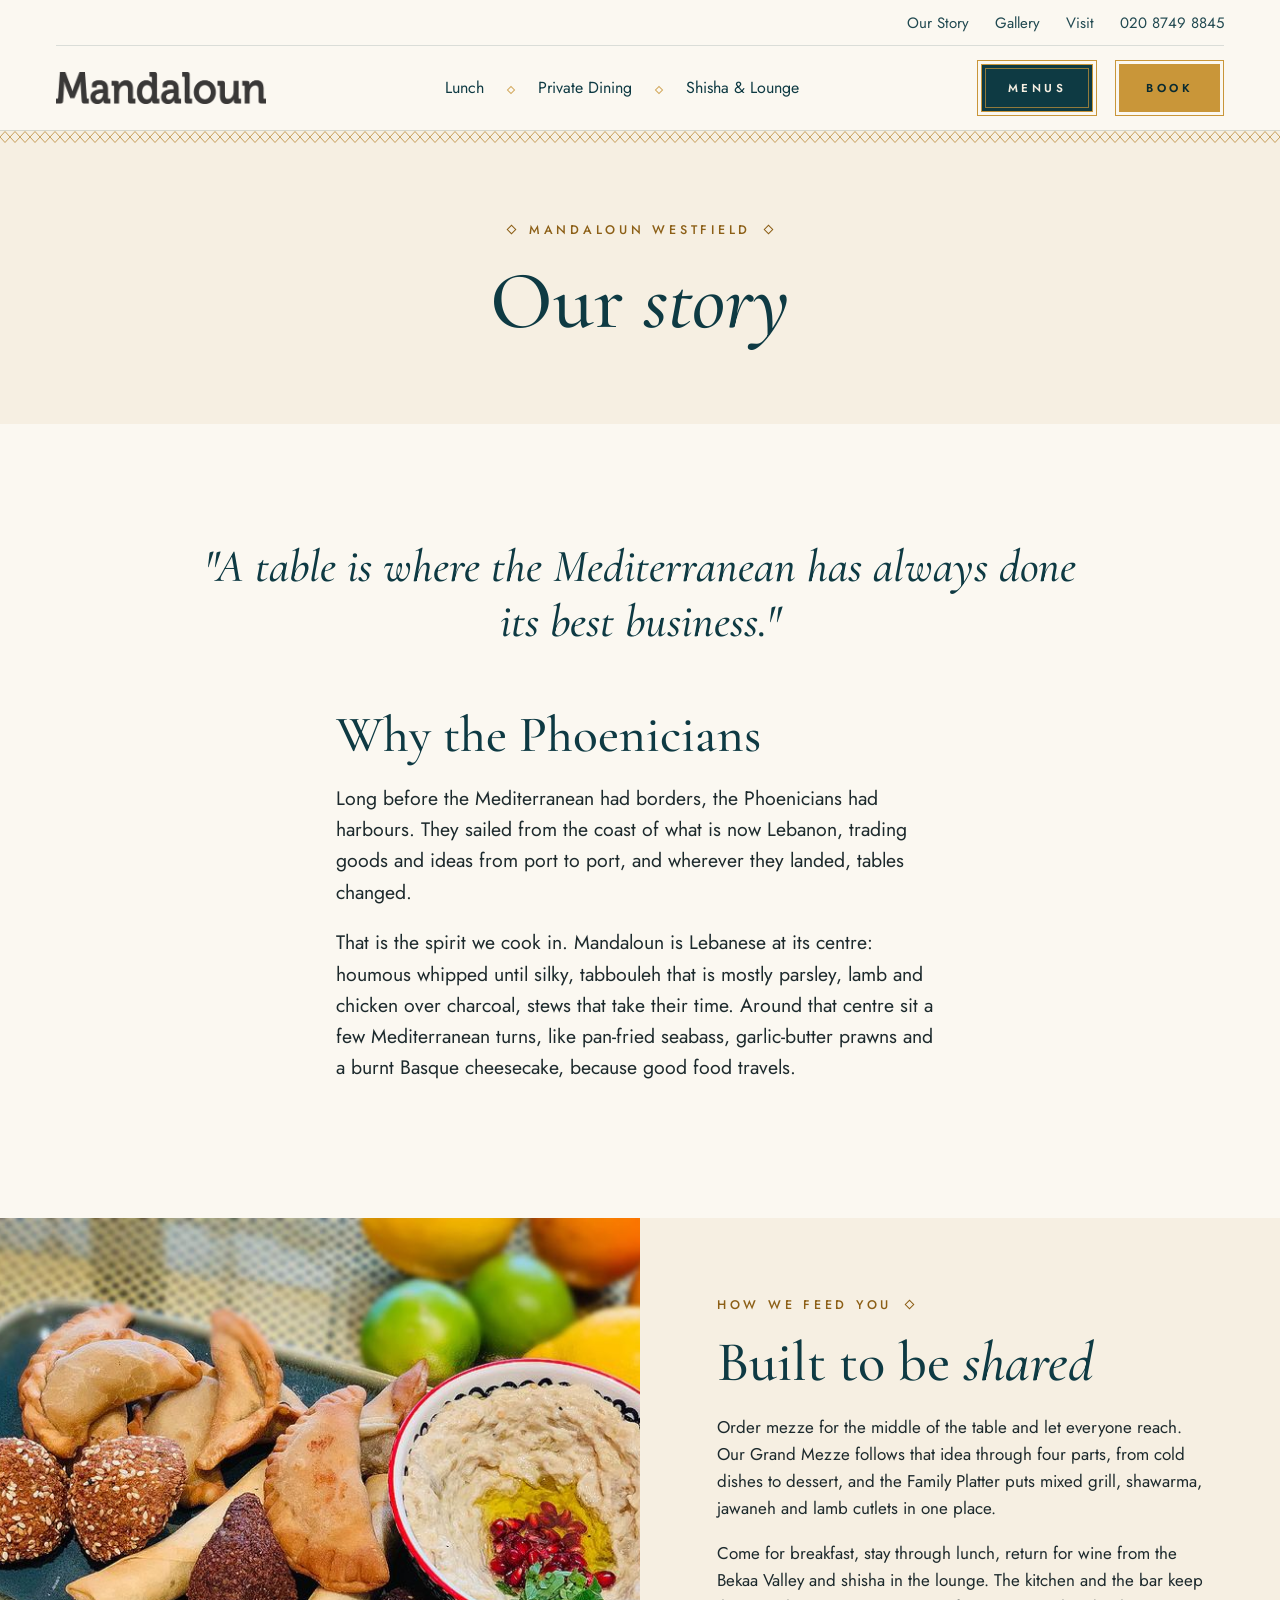
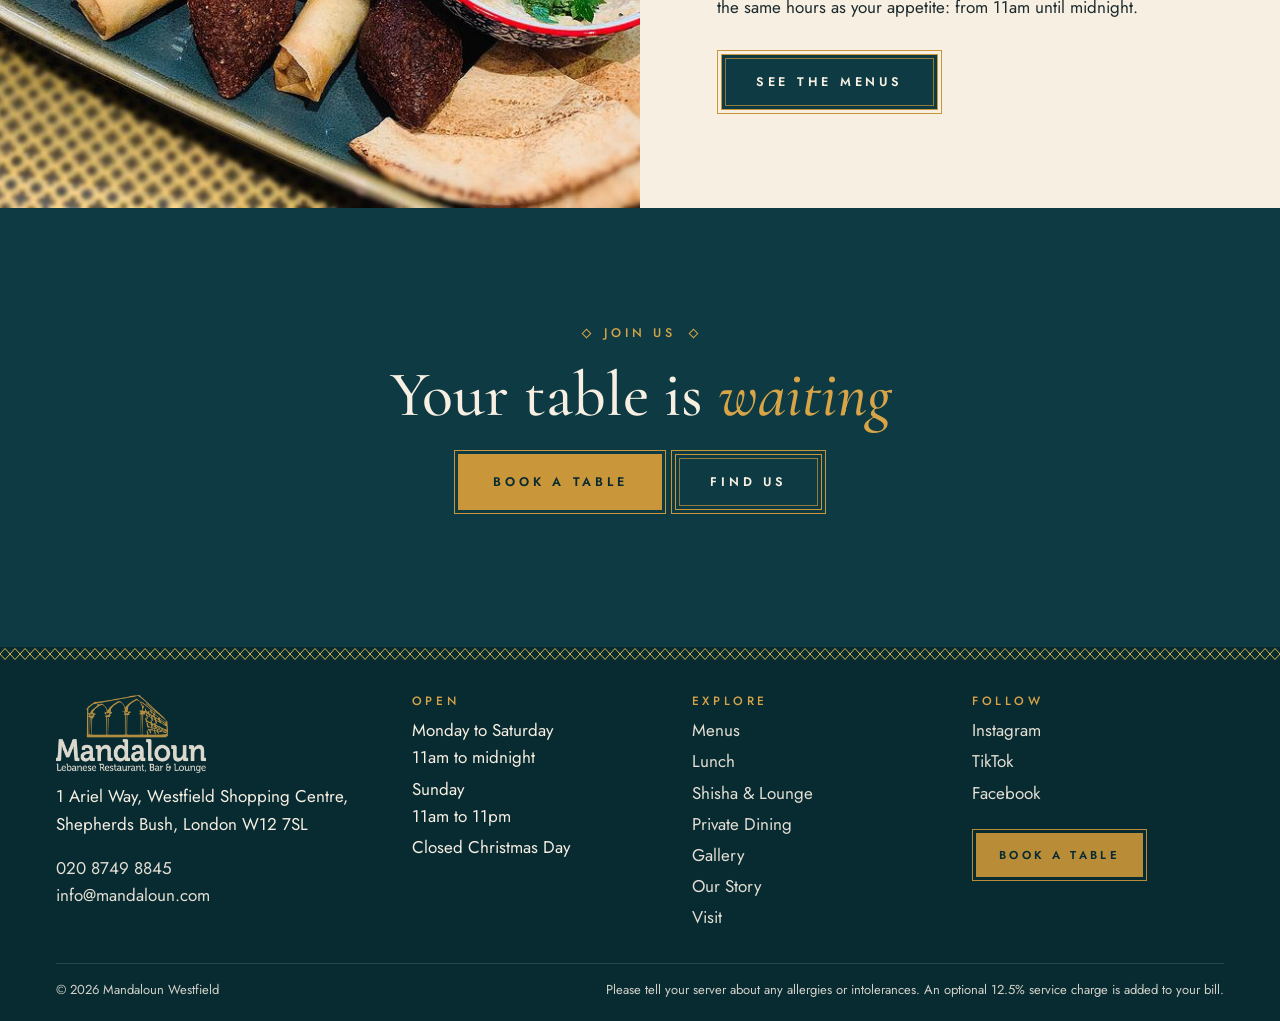
<file: site/our-story.html>
<!doctype html>
<html lang="en-GB">
<head>
<meta charset="utf-8">
<meta name="viewport" content="width=device-width, initial-scale=1">
<title>Our story | Mandaloun Westfield</title>
<meta name="description" content="Mandaloun cooks in the spirit of the Phoenician traders: Lebanese at the centre, generous at the table, curious at the edges.">
<meta name="theme-color" content="#0E3A43">
<meta property="og:type" content="website">
<meta property="og:site_name" content="Mandaloun Westfield">
<meta property="og:title" content="Our story | Mandaloun Westfield">
<meta property="og:description" content="Mandaloun cooks in the spirit of the Phoenician traders: Lebanese at the centre, generous at the table, curious at the edges.">
<meta property="og:image" content="assets/img/mezze-trio.jpg">
<meta name="twitter:card" content="summary_large_image">
<link rel="icon" href="assets/favicon.png" type="image/png">
<link rel="apple-touch-icon" href="assets/apple-touch-icon.png">
<link rel="preload" href="assets/fonts/cormorant-garamond-latin-500-normal.woff2" as="font" type="font/woff2" crossorigin>
<link rel="preload" href="assets/fonts/jost-latin-400-normal.woff2" as="font" type="font/woff2" crossorigin>
<link rel="stylesheet" href="assets/css/style.css">
<script>document.documentElement.className+=" js";</script>

</head>
<body class="">
<a class="skip" href="#main">Skip to content</a>
<header class="site-header">
  <div class="util"><a href="our-story.html">Our Story</a><a href="gallery.html">Gallery</a><a href="visit.html">Visit</a><a href="tel:+442087498845">020 8749 8845</a></div>
  <div class="navrow">
    <a class="brand" href="index.html" aria-label="Mandaloun Westfield, home"><img class="w-dark" src="assets/img/logo-wordmark-dark.png" alt="Mandaloun" width="210" height="32"><img class="w-light" src="assets/img/logo-wordmark-light.png" alt="" width="210" height="32"></a>
    <ul class="mainnav"><li><a href="menus.html#lunch">Lunch</a></li><li><a href="private-events.html">Private Dining</a></li><li><a href="menus.html#shisha">Shisha &amp; Lounge</a></li></ul>
    <div class="navbtns"><a class="btn sm" href="menus.html">Menus</a><a class="btn sm gold" href="#" data-book>Book</a></div>
    <button class="burger" aria-label="Open menu" aria-expanded="false"><span></span><span></span><span></span></button>
  </div>
</header>
<div class="mpanel" id="mpanel" role="dialog" aria-label="Menu">
  <div class="top"><img src="assets/img/logo-wordmark-light.png" alt="Mandaloun"><button class="close" aria-label="Close menu">&times;</button></div>
  <nav><a href="menus.html">Menus</a><a href="menus.html#lunch">Lunch</a><a href="private-events.html">Private Dining</a><a href="menus.html#shisha">Shisha &amp; Lounge</a><a href="gallery.html">Gallery</a><a href="our-story.html">Our Story</a><a href="visit.html">Visit</a></nav>
  <div class="mbtns"><a class="btn gold" href="#" data-book>Book a table</a><a class="btn" href="tel:+442087498845">Call 020 8749 8845</a></div>
</div>
<main id="main">

<section class="page-hero"><div class="band" aria-hidden="true"></div>
  <div class="wrap"><p class="eyebrow">Mandaloun Westfield</p><h1>Our <em>story</em></h1></div>
</section>
<section class="pad" style="padding-bottom:40px"><div class="wrap"><p class="pull">"A table is where the Mediterranean has always done its best business."</p></div></section>
<section class="pad" style="padding-top:20px">
  <div class="wrap prose">
    <h2>Why the Phoenicians</h2>
    <p>Long before the Mediterranean had borders, the Phoenicians had harbours. They sailed from the coast of what is now Lebanon, trading goods and ideas from port to port, and wherever they landed, tables changed.</p>
    <p>That is the spirit we cook in. Mandaloun is Lebanese at its centre: houmous whipped until silky, tabbouleh that is mostly parsley, lamb and chicken over charcoal, stews that take their time. Around that centre sit a few Mediterranean turns, like pan-fried seabass, garlic-butter prawns and a burnt Basque cheesecake, because good food travels.</p>
  </div>
</section>
<section class="split bg-cream"><div class="media"><img src="assets/img/pastry.jpg" srcset="assets/img/pastry-sm.jpg 800w, assets/img/pastry.jpg 1500w" sizes="(max-width:1100px) 100vw, 50vw" width="1500" height="1124" alt="Kebbeh, sambousek and spring rolls beside baba ghanouj" loading="lazy" decoding="async"></div>
  <div class="copy"><p class="eyebrow left">How we feed you</p><h2>Built to be <em>shared</em></h2>
  <p>Order mezze for the middle of the table and let everyone reach. Our Grand Mezze follows that idea through four parts, from cold dishes to dessert, and the Family Platter puts mixed grill, shawarma, jawaneh and lamb cutlets in one place.</p>
  <p>Come for breakfast, stay through lunch, return for wine from the Bekaa Valley and shisha in the lounge. The kitchen and the bar keep the same hours as your appetite: from 11am until midnight.</p>
  <p style="margin-top:12px"><a class="btn" href="menus.html">See the menus</a></p></div></section>
<section class="pad bg-teal on-dark"><div class="wrap center"><p class="eyebrow">Join us</p><h2 class="big">Your table is <em>waiting</em></h2><p style="margin-top:22px"><a class="btn gold" href="#" data-book>Book a table</a> <a class="btn" href="visit.html">Find us</a></p></div></section>
</main>
<footer class="site-footer">
  <div class="pat" aria-hidden="true"></div>
  <div class="wrap">
    <div class="foot-grid">
      <div>
        <img src="assets/img/logo-lockup-light.png" alt="Mandaloun, Lebanese Restaurant, Bar &amp; Lounge" width="220" height="116" loading="lazy">
        <p>1 Ariel Way, Westfield Shopping Centre,<br>Shepherds Bush, London W12 7SL</p>
        <p><a href="tel:+442087498845">020 8749 8845</a><br><a href="mailto:info@mandaloun.com">info@mandaloun.com</a></p>
      </div>
      <div>
        <h4>Open</h4>
        <ul><li>Monday to Saturday<br>11am to midnight</li><li>Sunday<br>11am to 11pm</li><li>Closed Christmas Day</li></ul>
      </div>
      <div>
        <h4>Explore</h4>
        <ul><li><a href="menus.html">Menus</a></li><li><a href="menus.html#lunch">Lunch</a></li><li><a href="menus.html#shisha">Shisha &amp; Lounge</a></li><li><a href="private-events.html">Private Dining</a></li><li><a href="gallery.html">Gallery</a></li><li><a href="our-story.html">Our Story</a></li><li><a href="visit.html">Visit</a></li></ul>
      </div>
      <div>
        <h4>Follow</h4>
        <ul><li><a href="https://www.instagram.com/mandalounuk" rel="noopener" target="_blank">Instagram</a></li><li><a href="https://www.tiktok.com/@mandalounwestfield" rel="noopener" target="_blank">TikTok</a></li><li><a href="https://www.facebook.com/mandalounuk" rel="noopener" target="_blank">Facebook</a></li></ul>
        <p style="margin-top:22px"><a class="btn sm gold" href="#" data-book>Book a table</a></p>
      </div>
    </div>
    <div class="foot-bottom">
      <span>&copy; 2026 Mandaloun Westfield</span>
      <span>Please tell your server about any allergies or intolerances. An optional 12.5% service charge is added to your bill.</span>
    </div>
  </div>
</footer>
<script src="assets/js/main.js" defer></script>
</body>
</html>
</file>
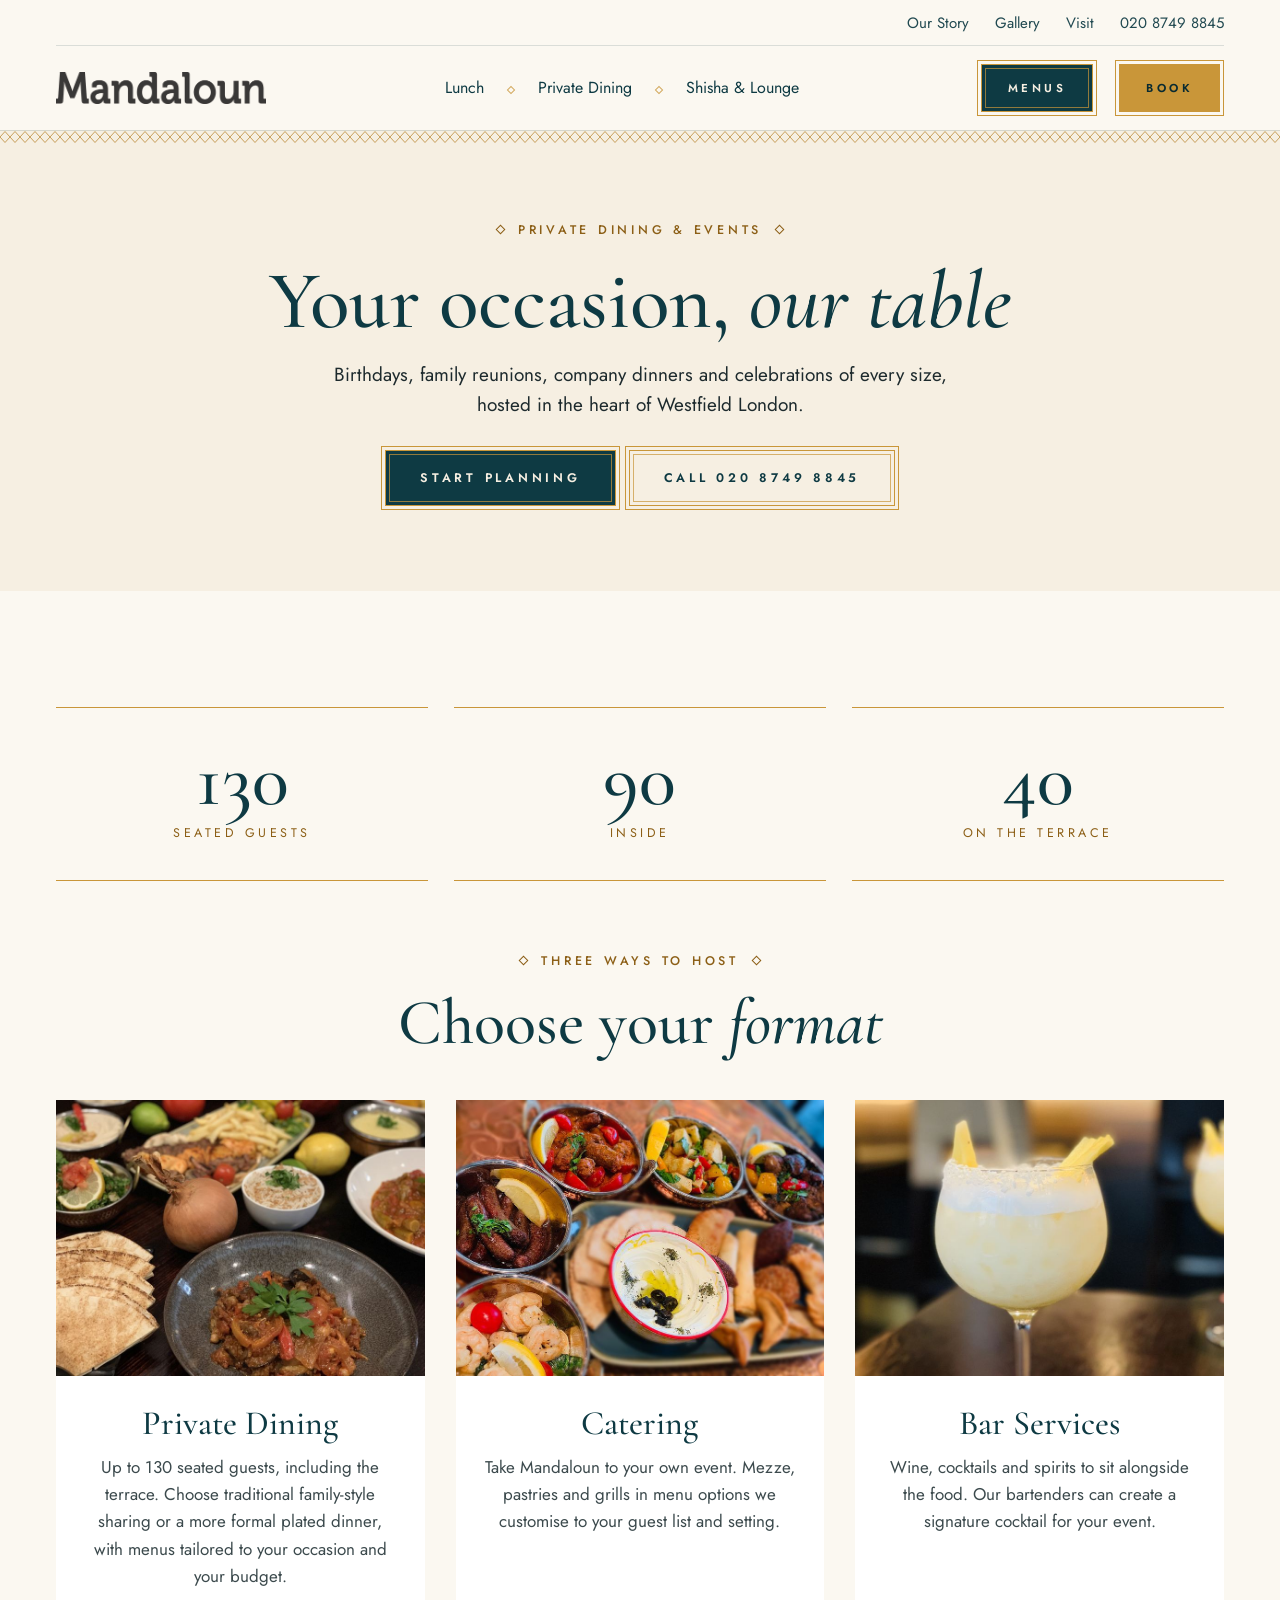
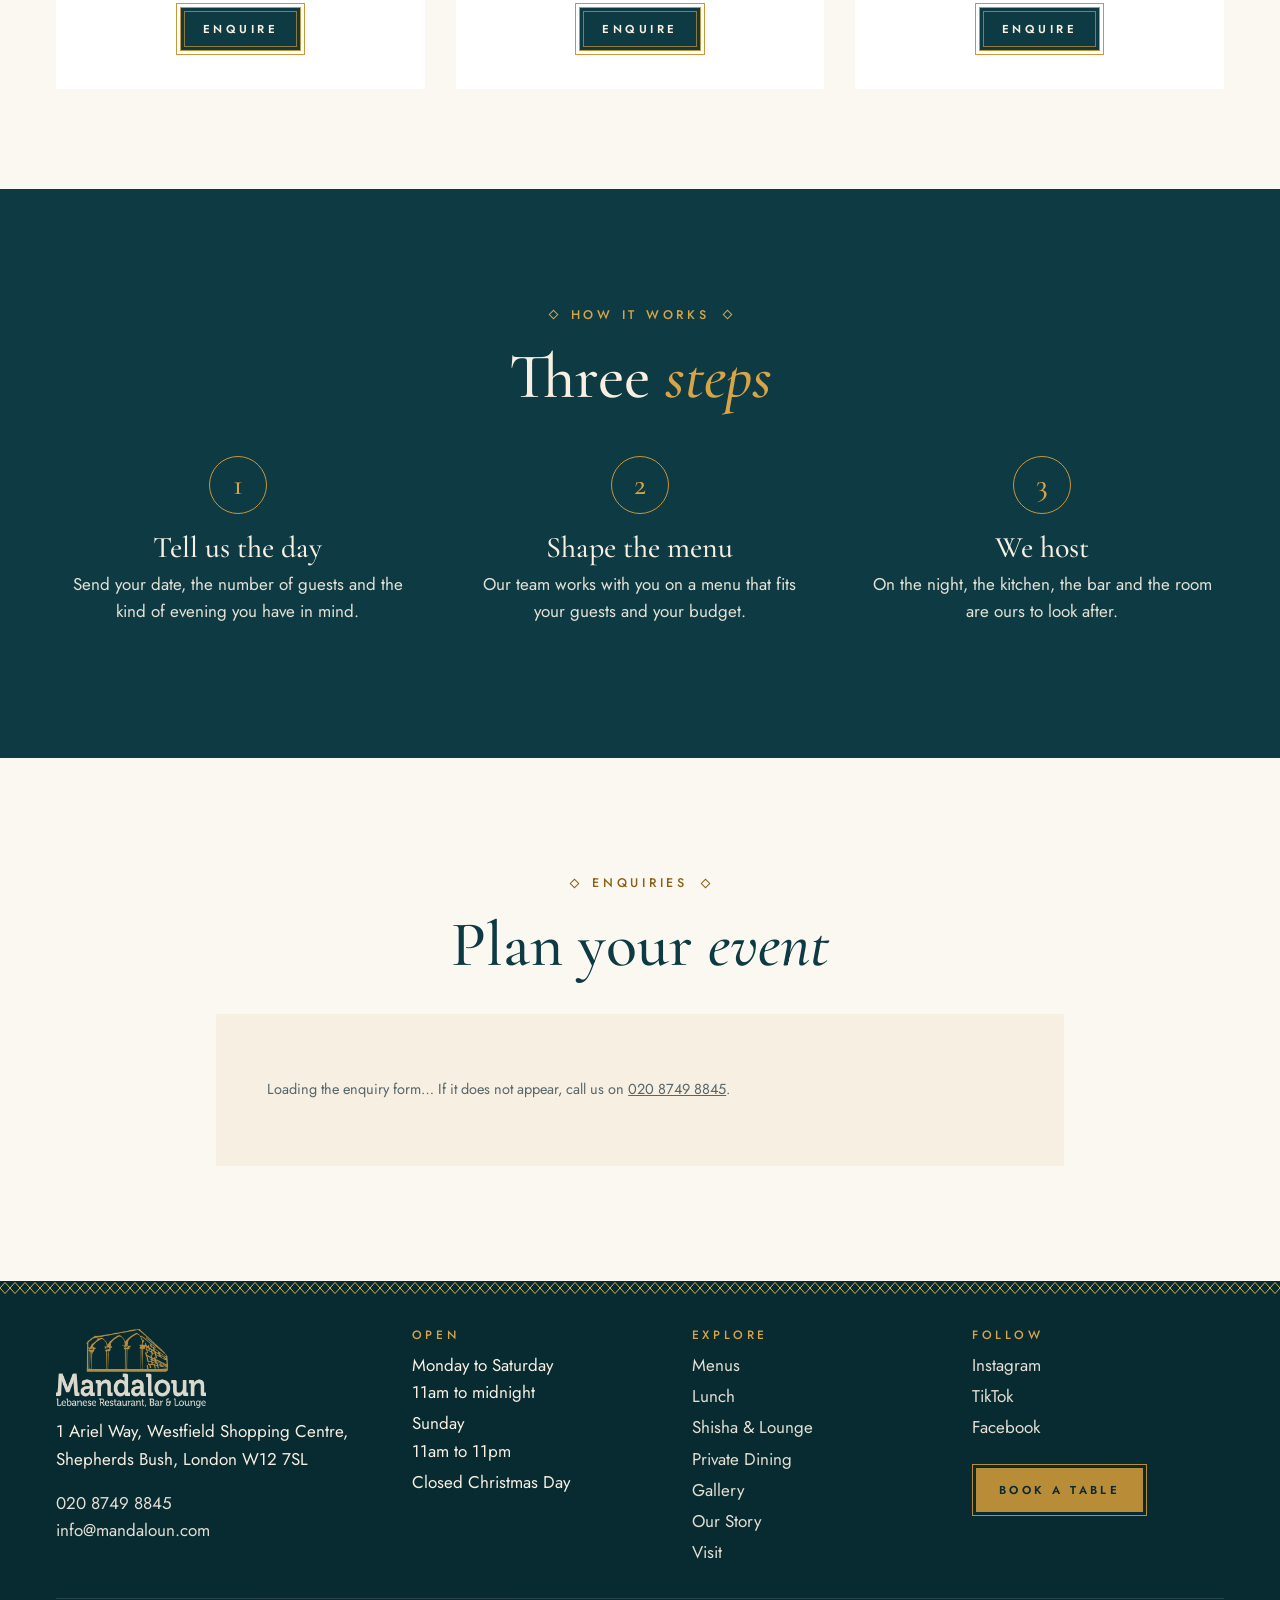
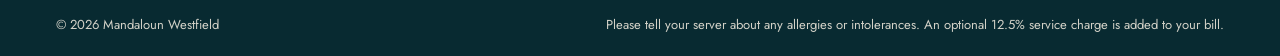
<file: site/private-events.html>
<!doctype html>
<html lang="en-GB">
<head>
<meta charset="utf-8">
<meta name="viewport" content="width=device-width, initial-scale=1">
<title>Private dining and events | Mandaloun Westfield</title>
<meta name="description" content="Private dining for up to 130 guests at Mandaloun Westfield: 90 inside and 40 on the terrace. Family-style or plated menus, catering and bar service.">
<meta name="theme-color" content="#0E3A43">
<meta property="og:type" content="website">
<meta property="og:site_name" content="Mandaloun Westfield">
<meta property="og:title" content="Private dining and events | Mandaloun Westfield">
<meta property="og:description" content="Private dining for up to 130 guests at Mandaloun Westfield: 90 inside and 40 on the terrace. Family-style or plated menus, catering and bar service.">
<meta property="og:image" content="assets/img/table-a.jpg">
<meta name="twitter:card" content="summary_large_image">
<link rel="icon" href="assets/favicon.png" type="image/png">
<link rel="apple-touch-icon" href="assets/apple-touch-icon.png">
<link rel="preload" href="assets/fonts/cormorant-garamond-latin-500-normal.woff2" as="font" type="font/woff2" crossorigin>
<link rel="preload" href="assets/fonts/jost-latin-400-normal.woff2" as="font" type="font/woff2" crossorigin>
<link rel="stylesheet" href="assets/css/style.css">
<script>document.documentElement.className+=" js";</script>

</head>
<body class="">
<a class="skip" href="#main">Skip to content</a>
<header class="site-header">
  <div class="util"><a href="our-story.html">Our Story</a><a href="gallery.html">Gallery</a><a href="visit.html">Visit</a><a href="tel:+442087498845">020 8749 8845</a></div>
  <div class="navrow">
    <a class="brand" href="index.html" aria-label="Mandaloun Westfield, home"><img class="w-dark" src="assets/img/logo-wordmark-dark.png" alt="Mandaloun" width="210" height="32"><img class="w-light" src="assets/img/logo-wordmark-light.png" alt="" width="210" height="32"></a>
    <ul class="mainnav"><li><a href="menus.html#lunch">Lunch</a></li><li><a href="private-events.html">Private Dining</a></li><li><a href="menus.html#shisha">Shisha &amp; Lounge</a></li></ul>
    <div class="navbtns"><a class="btn sm" href="menus.html">Menus</a><a class="btn sm gold" href="#" data-book>Book</a></div>
    <button class="burger" aria-label="Open menu" aria-expanded="false"><span></span><span></span><span></span></button>
  </div>
</header>
<div class="mpanel" id="mpanel" role="dialog" aria-label="Menu">
  <div class="top"><img src="assets/img/logo-wordmark-light.png" alt="Mandaloun"><button class="close" aria-label="Close menu">&times;</button></div>
  <nav><a href="menus.html">Menus</a><a href="menus.html#lunch">Lunch</a><a href="private-events.html">Private Dining</a><a href="menus.html#shisha">Shisha &amp; Lounge</a><a href="gallery.html">Gallery</a><a href="our-story.html">Our Story</a><a href="visit.html">Visit</a></nav>
  <div class="mbtns"><a class="btn gold" href="#" data-book>Book a table</a><a class="btn" href="tel:+442087498845">Call 020 8749 8845</a></div>
</div>
<main id="main">

<section class="page-hero"><div class="band" aria-hidden="true"></div>
  <div class="wrap"><p class="eyebrow">Private dining &amp; events</p><h1>Your occasion, <em>our table</em></h1>
  <p class="lead">Birthdays, family reunions, company dinners and celebrations of every size, hosted in the heart of Westfield London.</p>
  <p style="margin-top:26px"><a class="btn" href="#enquire">Start planning</a> <a class="btn ghost" href="tel:+442087498845">Call 020 8749 8845</a></p></div>
</section>

<section class="pad" style="padding-bottom:40px">
  <div class="wrap">
    <div class="figures">
      <div class="figure"><b>130</b><span>Seated guests</span></div>
      <div class="figure"><b>90</b><span>Inside</span></div>
      <div class="figure"><b>40</b><span>On the terrace</span></div>
    </div>
    <div class="center" style="margin-bottom:44px"><p class="eyebrow">Three ways to host</p><h2 class="big">Choose your <em>format</em></h2></div>
    <div class="pkgs">
      <article class="pkg"><div class="ph"><img src="assets/img/table-a.jpg" srcset="assets/img/table-a-sm.jpg 800w, assets/img/table-a.jpg 1800w" sizes="(max-width:760px) 100vw, 33vw" width="1800" height="1350" alt="A table laid for a family-style feast" loading="lazy" decoding="async"></div><div class="in"><h3>Private Dining</h3><p>Up to 130 seated guests, including the terrace. Choose traditional family-style sharing or a more formal plated dinner, with menus tailored to your occasion and your budget.</p><a class="btn sm" href="#enquire">Enquire</a></div></article>
      <article class="pkg"><div class="ph"><img src="assets/img/mezze-spread.jpg" srcset="assets/img/mezze-spread-sm.jpg 800w, assets/img/mezze-spread.jpg 1500w" sizes="(max-width:760px) 100vw, 33vw" width="1500" height="1124" alt="Mezze bowls and pastries ready to share" loading="lazy" decoding="async"></div><div class="in"><h3>Catering</h3><p>Take Mandaloun to your own event. Mezze, pastries and grills in menu options we customise to your guest list and setting.</p><a class="btn sm" href="#enquire">Enquire</a></div></article>
      <article class="pkg"><div class="ph"><img src="assets/img/frozen-lemon.jpg" srcset="assets/img/frozen-lemon-sm.jpg 800w, assets/img/frozen-lemon.jpg 1800w" sizes="(max-width:760px) 100vw, 33vw" width="1800" height="2400" alt="A frosted lemon drink in a stemmed glass" loading="lazy" decoding="async"></div><div class="in"><h3>Bar Services</h3><p>Wine, cocktails and spirits to sit alongside the food. Our bartenders can create a signature cocktail for your event.</p><a class="btn sm" href="#enquire">Enquire</a></div></article>
    </div>
  </div>
</section>

<section class="pad bg-teal on-dark" style="margin-top:60px">
  <div class="wrap center">
    <p class="eyebrow">How it works</p><h2 class="big">Three <em>steps</em></h2>
    <div class="steps">
      <div class="step"><h3>Tell us the day</h3><p>Send your date, the number of guests and the kind of evening you have in mind.</p></div>
      <div class="step"><h3>Shape the menu</h3><p>Our team works with you on a menu that fits your guests and your budget.</p></div>
      <div class="step"><h3>We host</h3><p>On the night, the kitchen, the bar and the room are ours to look after.</p></div>
    </div>
  </div>
</section>

<section class="pad" id="enquire">
  <div class="wrap" style="max-width:960px">
    <div class="center" style="margin-bottom:36px"><p class="eyebrow">Enquiries</p><h2 class="big">Plan your <em>event</em></h2></div>
    <div class="formbox">
      <form id="enquiry" class="formgrid" novalidate aria-live="polite"><p class="formnote full">Loading the enquiry form… If it does not appear, call us on <a href="tel:+442087498845">020 8749 8845</a>.</p></form>
    </div>
  </div>
</section>
</main>
<footer class="site-footer">
  <div class="pat" aria-hidden="true"></div>
  <div class="wrap">
    <div class="foot-grid">
      <div>
        <img src="assets/img/logo-lockup-light.png" alt="Mandaloun, Lebanese Restaurant, Bar &amp; Lounge" width="220" height="116" loading="lazy">
        <p>1 Ariel Way, Westfield Shopping Centre,<br>Shepherds Bush, London W12 7SL</p>
        <p><a href="tel:+442087498845">020 8749 8845</a><br><a href="mailto:info@mandaloun.com">info@mandaloun.com</a></p>
      </div>
      <div>
        <h4>Open</h4>
        <ul><li>Monday to Saturday<br>11am to midnight</li><li>Sunday<br>11am to 11pm</li><li>Closed Christmas Day</li></ul>
      </div>
      <div>
        <h4>Explore</h4>
        <ul><li><a href="menus.html">Menus</a></li><li><a href="menus.html#lunch">Lunch</a></li><li><a href="menus.html#shisha">Shisha &amp; Lounge</a></li><li><a href="private-events.html">Private Dining</a></li><li><a href="gallery.html">Gallery</a></li><li><a href="our-story.html">Our Story</a></li><li><a href="visit.html">Visit</a></li></ul>
      </div>
      <div>
        <h4>Follow</h4>
        <ul><li><a href="https://www.instagram.com/mandalounuk" rel="noopener" target="_blank">Instagram</a></li><li><a href="https://www.tiktok.com/@mandalounwestfield" rel="noopener" target="_blank">TikTok</a></li><li><a href="https://www.facebook.com/mandalounuk" rel="noopener" target="_blank">Facebook</a></li></ul>
        <p style="margin-top:22px"><a class="btn sm gold" href="#" data-book>Book a table</a></p>
      </div>
    </div>
    <div class="foot-bottom">
      <span>&copy; 2026 Mandaloun Westfield</span>
      <span>Please tell your server about any allergies or intolerances. An optional 12.5% service charge is added to your bill.</span>
    </div>
  </div>
</footer>
<script src="assets/js/main.js" defer></script>
<script type="module" src="assets/js/enquiry.js"></script>
</body>
</html>
</file>
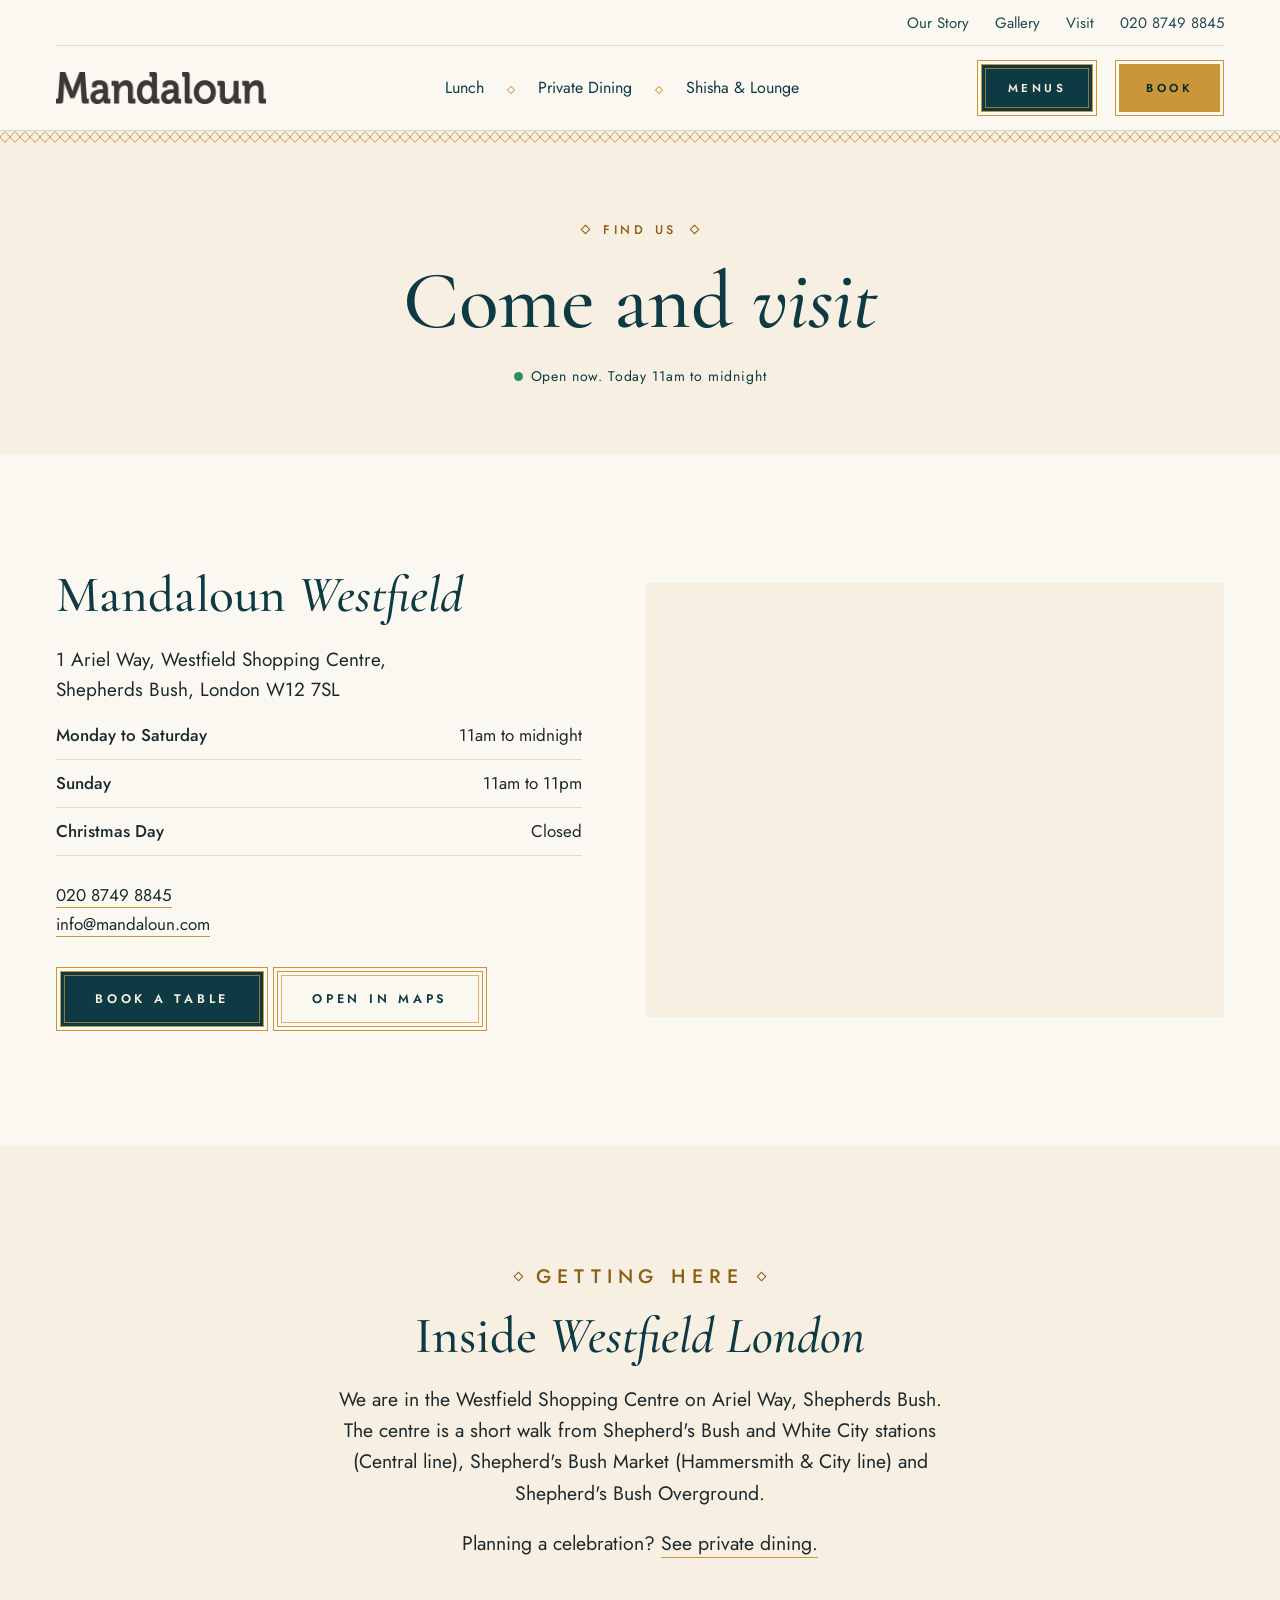
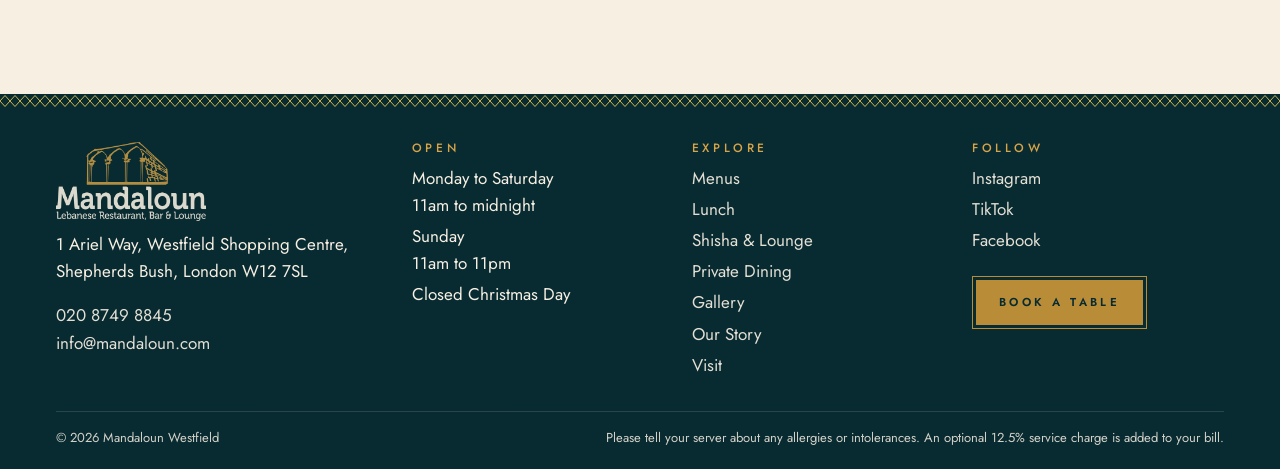
<file: site/visit.html>
<!doctype html>
<html lang="en-GB">
<head>
<meta charset="utf-8">
<meta name="viewport" content="width=device-width, initial-scale=1">
<title>Visit | Mandaloun Westfield</title>
<meta name="description" content="Find Mandaloun inside Westfield London, 1 Ariel Way, Shepherds Bush W12 7SL. Open daily from 11am. Opening hours, map and how to get here.">
<meta name="theme-color" content="#0E3A43">
<meta property="og:type" content="website">
<meta property="og:site_name" content="Mandaloun Westfield">
<meta property="og:title" content="Visit | Mandaloun Westfield">
<meta property="og:description" content="Find Mandaloun inside Westfield London, 1 Ariel Way, Shepherds Bush W12 7SL. Open daily from 11am. Opening hours, map and how to get here.">
<meta property="og:image" content="assets/img/hero.jpg">
<meta name="twitter:card" content="summary_large_image">
<link rel="icon" href="assets/favicon.png" type="image/png">
<link rel="apple-touch-icon" href="assets/apple-touch-icon.png">
<link rel="preload" href="assets/fonts/cormorant-garamond-latin-500-normal.woff2" as="font" type="font/woff2" crossorigin>
<link rel="preload" href="assets/fonts/jost-latin-400-normal.woff2" as="font" type="font/woff2" crossorigin>
<link rel="stylesheet" href="assets/css/style.css">
<script>document.documentElement.className+=" js";</script>
<script type="application/ld+json">{"@context": "https://schema.org", "@type": "Restaurant", "name": "Mandaloun Westfield", "servesCuisine": ["Lebanese", "Mediterranean"], "priceRange": "\u00a3\u00a3", "telephone": "+442087498845", "email": "info@mandaloun.com", "address": {"@type": "PostalAddress", "streetAddress": "1 Ariel Way, Westfield Shopping Centre", "addressLocality": "Shepherds Bush, London", "postalCode": "W12 7SL", "addressCountry": "GB"}, "openingHoursSpecification": [{"@type": "OpeningHoursSpecification", "dayOfWeek": ["Monday", "Tuesday", "Wednesday", "Thursday", "Friday", "Saturday"], "opens": "11:00", "closes": "00:00"}, {"@type": "OpeningHoursSpecification", "dayOfWeek": "Sunday", "opens": "11:00", "closes": "23:00"}], "sameAs": ["https://www.instagram.com/mandalounuk", "https://www.facebook.com/mandalounuk", "https://www.tiktok.com/@mandalounwestfield"]}</script>
</head>
<body class="">
<a class="skip" href="#main">Skip to content</a>
<header class="site-header">
  <div class="util"><a href="our-story.html">Our Story</a><a href="gallery.html">Gallery</a><a href="visit.html">Visit</a><a href="tel:+442087498845">020 8749 8845</a></div>
  <div class="navrow">
    <a class="brand" href="index.html" aria-label="Mandaloun Westfield, home"><img class="w-dark" src="assets/img/logo-wordmark-dark.png" alt="Mandaloun" width="210" height="32"><img class="w-light" src="assets/img/logo-wordmark-light.png" alt="" width="210" height="32"></a>
    <ul class="mainnav"><li><a href="menus.html#lunch">Lunch</a></li><li><a href="private-events.html">Private Dining</a></li><li><a href="menus.html#shisha">Shisha &amp; Lounge</a></li></ul>
    <div class="navbtns"><a class="btn sm" href="menus.html">Menus</a><a class="btn sm gold" href="#" data-book>Book</a></div>
    <button class="burger" aria-label="Open menu" aria-expanded="false"><span></span><span></span><span></span></button>
  </div>
</header>
<div class="mpanel" id="mpanel" role="dialog" aria-label="Menu">
  <div class="top"><img src="assets/img/logo-wordmark-light.png" alt="Mandaloun"><button class="close" aria-label="Close menu">&times;</button></div>
  <nav><a href="menus.html">Menus</a><a href="menus.html#lunch">Lunch</a><a href="private-events.html">Private Dining</a><a href="menus.html#shisha">Shisha &amp; Lounge</a><a href="gallery.html">Gallery</a><a href="our-story.html">Our Story</a><a href="visit.html">Visit</a></nav>
  <div class="mbtns"><a class="btn gold" href="#" data-book>Book a table</a><a class="btn" href="tel:+442087498845">Call 020 8749 8845</a></div>
</div>
<main id="main">

<section class="page-hero"><div class="band" aria-hidden="true"></div>
  <div class="wrap"><p class="eyebrow">Find us</p><h1>Come and <em>visit</em></h1><p class="lead"><span class="openpill" data-open>Open daily from 11am</span></p></div>
</section>
<section class="pad"><div class="wrap visit">
  <div>
    <h2 style="font-size:clamp(34px,4vw,52px);margin-bottom:22px">Mandaloun <em>Westfield</em></h2>
    <p class="addr">1 Ariel Way, Westfield Shopping Centre,<br>Shepherds Bush, London W12 7SL</p>
    <ul class="hours"><li><b>Monday to Saturday</b><span>11am to midnight</span></li><li><b>Sunday</b><span>11am to 11pm</span></li><li><b>Christmas Day</b><span>Closed</span></li></ul>
    <ul class="contact-list"><li><a href="tel:+442087498845">020 8749 8845</a></li><li><a href="mailto:info@mandaloun.com">info@mandaloun.com</a></li></ul>
    <a class="btn" href="#" data-book>Book a table</a> <a class="btn ghost" href="https://www.google.com/maps/search/?api=1&query=Mandaloun+Westfield+London+1+Ariel+Way+W12+7SL" target="_blank" rel="noopener">Open in Maps</a>
  </div>
  <div class="map"><iframe title="Map showing Mandaloun Westfield" src="https://www.google.com/maps?q=Mandaloun+Westfield+London,+1+Ariel+Way,+London+W12+7SL&output=embed" loading="lazy" referrerpolicy="no-referrer-when-downgrade"></iframe></div>
</div></section>
<section class="pad bg-cream"><div class="wrap prose center">
  <p class="eyebrow">Getting here</p><h2>Inside <em>Westfield London</em></h2>
  <p>We are in the Westfield Shopping Centre on Ariel Way, Shepherds Bush. The centre is a short walk from Shepherd's Bush and White City stations (Central line), Shepherd's Bush Market (Hammersmith &amp; City line) and Shepherd's Bush Overground.</p>
  <p>Planning a celebration? <a href="private-events.html" style="border-bottom:1px solid var(--gold);text-decoration:none">See private dining.</a></p>
</div></section>
</main>
<footer class="site-footer">
  <div class="pat" aria-hidden="true"></div>
  <div class="wrap">
    <div class="foot-grid">
      <div>
        <img src="assets/img/logo-lockup-light.png" alt="Mandaloun, Lebanese Restaurant, Bar &amp; Lounge" width="220" height="116" loading="lazy">
        <p>1 Ariel Way, Westfield Shopping Centre,<br>Shepherds Bush, London W12 7SL</p>
        <p><a href="tel:+442087498845">020 8749 8845</a><br><a href="mailto:info@mandaloun.com">info@mandaloun.com</a></p>
      </div>
      <div>
        <h4>Open</h4>
        <ul><li>Monday to Saturday<br>11am to midnight</li><li>Sunday<br>11am to 11pm</li><li>Closed Christmas Day</li></ul>
      </div>
      <div>
        <h4>Explore</h4>
        <ul><li><a href="menus.html">Menus</a></li><li><a href="menus.html#lunch">Lunch</a></li><li><a href="menus.html#shisha">Shisha &amp; Lounge</a></li><li><a href="private-events.html">Private Dining</a></li><li><a href="gallery.html">Gallery</a></li><li><a href="our-story.html">Our Story</a></li><li><a href="visit.html">Visit</a></li></ul>
      </div>
      <div>
        <h4>Follow</h4>
        <ul><li><a href="https://www.instagram.com/mandalounuk" rel="noopener" target="_blank">Instagram</a></li><li><a href="https://www.tiktok.com/@mandalounwestfield" rel="noopener" target="_blank">TikTok</a></li><li><a href="https://www.facebook.com/mandalounuk" rel="noopener" target="_blank">Facebook</a></li></ul>
        <p style="margin-top:22px"><a class="btn sm gold" href="#" data-book>Book a table</a></p>
      </div>
    </div>
    <div class="foot-bottom">
      <span>&copy; 2026 Mandaloun Westfield</span>
      <span>Please tell your server about any allergies or intolerances. An optional 12.5% service charge is added to your bill.</span>
    </div>
  </div>
</footer>
<script src="assets/js/main.js" defer></script>
</body>
</html>
</file>
<file: assets/css/style.css>
/* Mandaloun Redo: design language inspired by classic London brasserie sites.
   Own palette, own pattern, own copy. */

@font-face{font-family:"Cormorant Garamond";font-style:normal;font-weight:500;font-display:swap;src:url(../fonts/cormorant-garamond-latin-500-normal.woff2) format("woff2")}
@font-face{font-family:"Cormorant Garamond";font-style:normal;font-weight:600;font-display:swap;src:url(../fonts/cormorant-garamond-latin-600-normal.woff2) format("woff2")}
@font-face{font-family:"Cormorant Garamond";font-style:italic;font-weight:500;font-display:swap;src:url(../fonts/cormorant-garamond-latin-500-italic.woff2) format("woff2")}
@font-face{font-family:"Cormorant Garamond";font-style:italic;font-weight:600;font-display:swap;src:url(../fonts/cormorant-garamond-latin-600-italic.woff2) format("woff2")}
@font-face{font-family:"Jost";font-style:normal;font-weight:400;font-display:swap;src:url(../fonts/jost-latin-400-normal.woff2) format("woff2")}
@font-face{font-family:"Jost";font-style:normal;font-weight:500;font-display:swap;src:url(../fonts/jost-latin-500-normal.woff2) format("woff2")}
@font-face{font-family:"Jost";font-style:normal;font-weight:600;font-display:swap;src:url(../fonts/jost-latin-600-normal.woff2) format("woff2")}

:root{
  --teal:#0E3A43; --teal-2:#14505B; --teal-deep:#082A31;
  --gold:#C99639; --gold-light:#D8A448; --gold-deep:#8C5F16;
  --cream:#F6EFE2; --paper:#FBF8F1; --white:#fff;
  --ink:#1D2A2D; --muted:#56666A;
  --serif:"Cormorant Garamond",Georgia,"Times New Roman",serif;
  --sans:"Jost","Helvetica Neue",Arial,sans-serif;
  --wrap:1320px; --gut:clamp(20px,4vw,56px);
  --util-h:46px; --nav-h:84px;
}
*,*::before,*::after{box-sizing:border-box}
html{scroll-behavior:smooth;-webkit-text-size-adjust:100%}
body{margin:0;background:var(--paper);color:var(--ink);font-family:var(--sans);font-size:17px;line-height:1.6;-webkit-font-smoothing:antialiased}
img{max-width:100%;display:block}
a{color:inherit}
h1,h2,h3,h4{font-family:var(--serif);font-weight:500;line-height:1.05;margin:0;color:var(--teal)}
p{margin:0 0 1em}
em{font-style:italic}
.skip{position:absolute;left:-999px;top:0;background:var(--gold);color:var(--teal-deep);padding:10px 16px;z-index:999}
.skip:focus{left:10px;top:10px}
:focus-visible{outline:2px solid var(--gold-deep);outline-offset:3px}
.wrap{max-width:var(--wrap);margin:0 auto;padding:0 var(--gut)}
.center{text-align:center}

/* ---------- ornaments ---------- */
.eyebrow{font-family:var(--sans);font-weight:500;font-size:12.5px;letter-spacing:.3em;text-transform:uppercase;color:var(--gold-deep);display:flex;align-items:center;justify-content:center;gap:14px;margin:0 0 18px}
.eyebrow::before,.eyebrow::after{content:"";width:7px;height:7px;border:1px solid currentColor;transform:rotate(45deg);flex:none}
.eyebrow.left{justify-content:flex-start}
.eyebrow.left::before{display:none}
.on-dark .eyebrow{color:var(--gold-light)}
.band{height:14px;background:url(../band.svg) repeat-x center;background-size:20px 14px;opacity:.85}
.band-rule{display:flex;align-items:center;gap:22px;margin:0 0 36px}
.band-rule::before,.band-rule::after{content:"";height:14px;flex:1;background:url(../band.svg) repeat-x center;background-size:20px 14px;opacity:.8}
.band-rule span{font-weight:500;font-size:13px;letter-spacing:.34em;text-transform:uppercase;color:var(--gold-deep);white-space:nowrap}
.frame{position:absolute;inset:14px;border:32px solid transparent;border-image:url(../frame.svg) 32 stretch;pointer-events:none;z-index:2}
.frame.ink{border-image-source:url(../frame-ink.svg)}
.frame.tight{inset:8px;border-width:28px}

/* ---------- buttons (double outline) ---------- */
.btn{position:relative;display:inline-flex;align-items:center;justify-content:center;padding:17px 34px;background:var(--teal);color:var(--cream);font-family:var(--sans);font-weight:600;font-size:12.5px;letter-spacing:.3em;text-transform:uppercase;text-decoration:none;border:1px solid var(--gold);outline:1px solid var(--gold);outline-offset:3px;transition:background .25s,color .25s;cursor:pointer;margin:4px}
.btn::before{content:"";position:absolute;inset:3px;border:1px solid var(--gold);opacity:.7;pointer-events:none}
.btn:hover{background:var(--teal-2);color:#fff}
.btn.gold{background:var(--gold);color:var(--teal-deep)}
.btn.gold:hover{background:var(--gold-light)}
.btn.ghost{background:transparent;color:var(--teal)}
.btn.ghost:hover{background:rgba(14,58,67,.07)}
.on-dark .btn.ghost{color:var(--cream)}
.btn.sm{padding:12px 22px;font-size:11.5px}
.textlink{font-family:var(--serif);font-style:italic;font-weight:500;font-size:24px;color:var(--teal);text-decoration:none;display:inline-flex;align-items:center;gap:14px;border-bottom:1px solid var(--gold);padding-bottom:6px}
.textlink::after{content:"";width:34px;height:1px;background:var(--gold);position:relative;box-shadow:0 0 0 0 transparent}
.textlink:hover{color:var(--gold-deep)}
.on-dark .textlink{color:var(--cream)}

/* ---------- header ---------- */
.site-header{position:fixed;inset:0 0 auto 0;z-index:50;background:rgba(251,248,241,.97);color:var(--teal);box-shadow:0 1px 0 rgba(14,58,67,.14);transition:background .3s,color .3s,box-shadow .3s}
.util{height:var(--util-h);border-bottom:1px solid rgba(14,58,67,.14);margin:0 var(--gut);display:flex;justify-content:flex-end;align-items:center;gap:26px;font-size:15px;transition:height .3s,opacity .3s}
.util a{text-decoration:none;opacity:.92}
.util a:hover{opacity:1;text-decoration:underline;text-decoration-color:var(--gold);text-underline-offset:5px}
.navrow{height:var(--nav-h);margin:0 var(--gut);display:flex;align-items:center;gap:36px}
.brand{display:block;flex:none}
.brand img{height:32px;width:auto}
.brand .w-light{display:none}
.mainnav{display:flex;align-items:center;gap:22px;margin:0 auto;padding:0;list-style:none;font-size:16px}
.mainnav a{text-decoration:none;position:relative;padding:6px 2px}
.mainnav a:hover{text-decoration:underline;text-decoration-color:var(--gold);text-underline-offset:6px}
.mainnav li+li::before{content:"";display:inline-block;width:6px;height:6px;border:1px solid var(--gold);transform:rotate(45deg);margin-right:22px;vertical-align:middle;opacity:.8}
.navbtns{display:flex;gap:18px;flex:none}
.navbtns .btn{padding:14px 26px;margin:4px}
.burger{display:none;background:none;border:0;padding:10px;margin-left:auto;cursor:pointer;color:inherit}
.burger span{display:block;width:26px;height:1.5px;background:currentColor;margin:6px 0;transition:.25s}
.on-hero .site-header{background:linear-gradient(180deg,rgba(6,28,33,.62),rgba(6,28,33,0));color:var(--cream);box-shadow:none}
.on-hero .site-header .util{border-bottom-color:rgba(246,239,226,.28)}
.on-hero .site-header .brand .w-dark{display:none}
.on-hero .site-header .brand .w-light{display:block}
.on-hero .site-header .btn{background:rgba(8,42,49,.72)}
.on-hero .site-header .btn.gold,.scrolled.on-hero .site-header .btn.gold{background:var(--gold);color:var(--teal-deep)}
.scrolled .util{height:0;opacity:0;overflow:hidden;border:0}
.scrolled.on-hero .site-header{background:rgba(251,248,241,.97);color:var(--teal);box-shadow:0 1px 0 rgba(14,58,67,.14)}
.scrolled.on-hero .site-header .brand .w-dark{display:block}
.scrolled.on-hero .site-header .brand .w-light{display:none}
.scrolled.on-hero .site-header .btn{background:var(--teal)}
body{padding-top:calc(var(--util-h) + var(--nav-h))}
body.on-hero{padding-top:0}

/* mobile panel */
.mpanel{position:fixed;inset:0;z-index:60;background:var(--teal-deep);color:var(--cream);display:none;flex-direction:column;padding:26px var(--gut) 40px;overflow:auto}
.mpanel.open{display:flex}
.mpanel .top{display:flex;justify-content:space-between;align-items:center;margin-bottom:34px}
.mpanel .top img{height:30px}
.mpanel .close{background:none;border:0;color:var(--cream);font-size:38px;line-height:1;cursor:pointer;padding:6px 10px}
.mpanel nav{display:flex;flex-direction:column;gap:6px}
.mpanel nav a{font-family:var(--serif);font-size:38px;text-decoration:none;padding:8px 0;border-bottom:1px solid rgba(246,239,226,.14)}
.mpanel .mbtns{margin-top:34px;display:flex;flex-direction:column;gap:14px}
.mpanel .btn{width:100%}

/* ---------- hero ---------- */
.hero{position:relative;min-height:100svh;display:flex;align-items:center;justify-content:center;text-align:center;color:var(--cream);background:var(--teal-deep);overflow:hidden}
.hero>img.bg{position:absolute;inset:0;width:100%;height:100%;object-fit:cover;object-position:50% 58%}
.hero::after{content:"";position:absolute;inset:0;background:linear-gradient(180deg,rgba(6,28,33,.72) 0%,rgba(6,28,33,.6) 45%,rgba(6,28,33,.78) 100%)}
.hero .frame{inset:calc(var(--util-h) + var(--nav-h) + 6px) 16px 16px 16px}
.hero-inner{position:relative;z-index:3;padding:170px var(--gut) 190px;max-width:1000px}
.hero h1{color:var(--cream);font-size:clamp(46px,7vw,98px);margin:0 0 22px;font-weight:500}
.hero h1 em{color:var(--gold-light)}
.hero .sub{font-size:clamp(17px,1.6vw,21px);max-width:620px;margin:0 auto 34px;color:rgba(246,239,226,.95)}
.hero .eyebrow{color:var(--gold-light)}
.reserve{position:absolute;z-index:4;left:50%;transform:translateX(-50%);bottom:34px;width:min(1180px,calc(100% - 2*var(--gut)))}
.reserve .tabs{display:flex}
.reserve .tab{font-family:var(--serif);font-size:20px;padding:12px 28px;background:rgba(8,42,49,.92);color:var(--cream);border:0;cursor:pointer}
.reserve .tab[aria-selected=true]{background:var(--paper);color:var(--teal);font-style:italic}
.reserve .panel{background:var(--paper);color:var(--ink);display:none;align-items:center;justify-content:space-between;gap:24px;padding:16px 22px 16px 30px;text-align:left}
.reserve .panel.on{display:flex}
.reserve .panel .info{display:flex;flex-wrap:wrap;gap:8px 40px;align-items:center}
.reserve .panel strong{font-family:var(--serif);font-size:24px;font-weight:600;color:var(--teal)}
.reserve .panel span.s{color:var(--muted);font-size:16px}
.openpill{display:inline-flex;align-items:center;gap:8px;font-size:14px;letter-spacing:.06em;color:var(--teal)}
.openpill i{width:9px;height:9px;border-radius:50%;background:#2F8F5B;display:inline-block}
.openpill.closed i{background:#B5523B}

/* ---------- sections ---------- */
section{position:relative}
.pad{padding:clamp(72px,9vw,128px) 0}
.bg-teal{background:var(--teal);color:var(--cream)}
.bg-teal h2,.bg-teal h3{color:var(--cream)}
.bg-teal h2 em{color:var(--gold-light)}
.bg-cream{background:var(--cream)}
.lead{font-size:19px;max-width:620px}
h2.big{font-size:clamp(40px,5vw,68px)}
h2 em,h1 em{font-style:italic;font-weight:500}

/* menus discover */
.discover{display:grid;grid-template-columns:minmax(320px,.78fr) 1.22fr;gap:clamp(30px,5vw,80px);align-items:center}
.discover .left{text-align:center}
.discover h2{font-size:clamp(40px,4.4vw,62px);margin-bottom:12px}
.slider{position:relative;max-width:440px;margin:34px auto 0}
.slide{display:none}
.slide.on{display:block}
.slide .ph{position:relative;aspect-ratio:4/5;overflow:hidden;background:var(--teal)}
.slide .ph img{width:100%;height:100%;object-fit:cover}
.slide .ph.pat{display:flex;align-items:center;justify-content:center;background:var(--teal) url(../star.svg);background-size:44px}
.slide .ph.pat span{font-family:var(--serif);font-size:44px;color:var(--gold-light);font-style:italic}
.slide .ph::before,.slide .ph::after{content:"";position:absolute;width:34px;height:34px;background:var(--paper);border-radius:50%;z-index:2}
.slide .ph::before{left:-17px;top:-17px}
.slide .ph::after{right:-17px;bottom:-17px}
.slide h3{font-size:30px;margin:22px 0 6px}
.slide p{color:var(--muted);margin:0}
.arrows{display:flex;justify-content:center;gap:12px;margin:26px 0 8px}
.arrow{width:46px;height:46px;border:0;background:none;position:relative;cursor:pointer;color:var(--teal);font-size:22px}
.arrow::before{content:"";position:absolute;inset:7px;border:1px solid var(--gold);transform:rotate(45deg)}
.arrow span{position:relative}
.discover .right{position:relative}
.discover .right img{width:100%;aspect-ratio:4/4.4;object-fit:cover}

/* split */
.split{display:grid;grid-template-columns:1fr 1fr;gap:0;align-items:stretch}
.split .media{position:relative;min-height:520px;overflow:hidden}
.split .media img{position:absolute;inset:0;width:100%;height:100%;object-fit:cover}
.split .copy{padding:clamp(48px,6vw,96px) clamp(28px,6vw,96px);display:flex;flex-direction:column;justify-content:center;position:relative}
.split .copy h2{font-size:clamp(38px,4.4vw,62px);margin-bottom:22px}
.split .copy p{max-width:540px}
.price-tag{font-family:var(--serif);font-size:30px;font-style:italic;color:var(--gold-deep);margin:0 0 18px}
.bg-teal .price-tag{color:var(--gold-light)}
.split.rev .media{order:2}

/* story band */
.story{background:var(--teal) url(../star.svg);background-size:44px;color:var(--cream);text-align:center}
.story .box{position:relative;max-width:980px;margin:0 auto;padding:clamp(70px,8vw,120px) clamp(36px,7vw,110px);background:var(--teal)}
.story h2{font-size:clamp(40px,5.2vw,74px);color:var(--cream);margin-bottom:26px}
.story h2 em{color:var(--gold-light)}
.story p{font-size:20px;max-width:700px;margin:0 auto 1.2em}

/* day to night */
.trio{display:grid;grid-template-columns:repeat(3,1fr);gap:clamp(18px,2.4vw,34px);margin-top:54px}
.tile{position:relative;display:block;text-decoration:none;color:var(--cream);aspect-ratio:3/4;overflow:hidden;background:var(--teal)}
.tile img{position:absolute;inset:0;width:100%;height:100%;object-fit:cover;transition:transform .8s ease}
.tile:hover img{transform:scale(1.04)}
.tile::after{content:"";position:absolute;inset:0;background:linear-gradient(180deg,rgba(6,28,33,0) 25%,rgba(6,28,33,.92) 100%)}
.tile .cap{position:absolute;z-index:3;left:0;right:0;bottom:0;padding:30px;text-align:center}
.tile h3{color:var(--cream);font-size:40px;margin-bottom:6px}
.tile p{margin:0;font-size:16px;opacity:.95}
.tile .t{display:block;font-size:12px;letter-spacing:.3em;text-transform:uppercase;color:var(--gold-light);margin-bottom:8px}

/* quotes */
.quotes{display:grid;grid-template-columns:repeat(3,1fr);gap:clamp(22px,3vw,48px);margin-top:48px}
.quote{text-align:center;padding:0 10px}
.quote q{quotes:none;font-family:var(--serif);font-size:27px;line-height:1.25;color:var(--teal);display:block;font-style:italic}
.quote cite{display:block;margin-top:18px;font-style:normal;font-size:12.5px;letter-spacing:.28em;text-transform:uppercase;color:var(--gold-deep)}

/* visit strip */
.visit{display:grid;grid-template-columns:1fr 1.1fr;gap:clamp(30px,5vw,80px);align-items:center}
.visit h2{font-size:clamp(38px,4.4vw,62px);margin-bottom:26px}
.hours{list-style:none;margin:0 0 26px;padding:0}
.hours li{display:flex;justify-content:space-between;gap:20px;border-bottom:1px solid rgba(14,58,67,.14);padding:10px 0}
.hours li b{font-weight:500}
.map{position:relative;aspect-ratio:4/3;background:var(--cream)}
.map iframe{position:absolute;inset:0;width:100%;height:100%;border:0;filter:saturate(.75) contrast(1.02)}
.addr{font-size:19px;margin:0 0 6px}
.contact-list{margin:0 0 28px;padding:0;list-style:none}
.contact-list li{margin:2px 0}
.contact-list a{text-decoration:none;border-bottom:1px solid var(--gold)}

/* ---------- footer ---------- */
.site-footer{background:var(--teal-deep);color:var(--cream);padding:48px 0 20px;position:relative}
.site-footer .pat{position:absolute;left:0;right:0;top:0;height:14px;background:url(../band.svg) repeat-x;background-size:20px 14px;opacity:.9;filter:brightness(1.6)}
.foot-grid{display:grid;grid-template-columns:1.3fr 1fr 1fr 1fr;gap:28px}
.foot-grid img{width:150px;height:auto;margin-bottom:10px}
.foot-grid h4{font-family:var(--sans);font-size:12px;letter-spacing:.3em;text-transform:uppercase;color:var(--gold-light);font-weight:500;margin-bottom:10px}
.foot-grid ul{list-style:none;padding:0;margin:0}
.foot-grid li{margin:4px 0}
.foot-grid a{text-decoration:none;opacity:.92}
.foot-grid a:hover{opacity:1;text-decoration:underline;text-decoration-color:var(--gold);text-underline-offset:5px}
.foot-bottom{margin-top:28px;padding-top:16px;border-top:1px solid rgba(246,239,226,.16);display:flex;flex-wrap:nowrap;justify-content:space-between;gap:8px 30px;font-size:13px;opacity:.85}
@media (max-width:1100px){.foot-bottom{flex-wrap:wrap}}

/* ---------- page heroes ---------- */
.page-hero{position:relative;text-align:center;padding:clamp(56px,7vw,100px) 0 clamp(40px,5vw,70px);background:var(--cream)}
.page-hero h1{font-size:clamp(46px,6.4vw,92px);margin-bottom:16px}
.page-hero .lead{margin:0 auto;color:var(--ink)}
.page-hero .band{margin-bottom:0;position:absolute;left:0;right:0;top:0}

/* ---------- menus page ---------- */
.menus-wrap{display:grid;grid-template-columns:300px 1fr;gap:clamp(30px,4vw,72px);padding:48px 0 110px;align-items:start}
.menu-nav{position:sticky;top:calc(var(--nav-h) + 24px)}
.menu-nav h2{font-size:38px;margin-bottom:20px}
.menu-nav ul{list-style:none;margin:0;padding:0}
.menu-nav li a{display:flex;align-items:center;gap:14px;padding:11px 0;font-family:var(--serif);font-size:25px;text-decoration:none;color:var(--muted);border-bottom:1px solid rgba(14,58,67,.12)}
.menu-nav li a::before{content:"";width:7px;height:7px;border:1px solid var(--gold);transform:rotate(45deg);flex:none}
.menu-nav li a[aria-current=true]{color:var(--teal);font-weight:600}
.menu-nav li a[aria-current=true]::before{background:var(--gold)}
.menu-nav .btn{margin-top:26px;width:100%}
.js .mpanel-menu{display:none}
.js .mpanel-menu.on{display:block}
.mpanel-menu+.mpanel-menu{margin-top:80px}
.js .mpanel-menu+.mpanel-menu{margin-top:0}
.menu-hero{display:grid;grid-template-columns:1fr 1fr;min-height:340px;margin-bottom:54px;background:var(--teal);position:relative}
.menu-hero .txt{position:relative;padding:48px 40px;color:var(--cream);display:flex;flex-direction:column;align-items:center;justify-content:center;text-align:center;background:var(--teal) url(../star.svg);background-size:44px}
.menu-hero .txt h2{color:var(--cream);font-size:clamp(40px,4vw,56px);margin-bottom:10px}
.menu-hero .txt p{margin:0 0 18px;max-width:380px;color:rgba(246,239,226,.92)}
.menu-hero .txt .eyebrow{color:var(--gold-light);margin-bottom:12px}
.menu-hero .ph img{width:100%;height:100%;object-fit:cover;min-height:340px}
.menu-hero.nophoto{grid-template-columns:1fr}
.menu-hero .txt .frame{inset:14px}
.msec{margin-bottom:56px}
.msec .sub{text-align:center;color:var(--muted);margin:-18px 0 26px;font-style:italic;font-family:var(--serif);font-size:21px}
.dishes{display:grid;grid-template-columns:repeat(3,1fr);gap:14px}
.dish{background:#fff;padding:22px 20px 20px;text-align:center;display:flex;flex-direction:column;justify-content:flex-start;min-height:132px}
.dish h3{font-size:24px;font-weight:600;line-height:1.12;margin-bottom:8px}
.dish .d{font-size:15.5px;line-height:1.5;color:#3c4a4d;margin:0 0 10px}
.dish .k{font-size:12px;letter-spacing:.12em;color:var(--gold-deep);margin-left:6px;font-family:var(--sans);font-weight:500;vertical-align:middle}
.dish .p{margin-top:auto;font-family:var(--serif);font-weight:600;font-size:22px;color:var(--teal)}
.dish.noprice .p{display:none}
.dishes.compact .dish{min-height:0;padding:16px 14px}
.legend{margin-top:26px;padding:18px 22px;background:var(--cream);font-size:14.5px;color:var(--ink)}
.legend b{font-weight:600}
.note{font-size:14.5px;color:var(--muted);margin-top:16px}

/* ---------- events ---------- */
.figures{display:grid;grid-template-columns:repeat(3,1fr);gap:clamp(14px,2vw,30px);margin:0 0 70px;text-align:center}
.figure{padding:34px 10px;border-top:1px solid var(--gold);border-bottom:1px solid var(--gold)}
.figure b{display:block;font-family:var(--serif);font-weight:500;font-size:clamp(54px,6vw,84px);color:var(--teal);line-height:1}
.figure span{font-size:12.5px;letter-spacing:.28em;text-transform:uppercase;color:var(--gold-deep)}
.pkgs{display:grid;grid-template-columns:repeat(3,1fr);gap:clamp(18px,2.4vw,34px)}
.pkg{background:#fff;display:flex;flex-direction:column}
.pkg .ph{aspect-ratio:4/3;overflow:hidden}
.pkg .ph img{width:100%;height:100%;object-fit:cover}
.pkg .in{padding:30px 28px 34px;text-align:center;display:flex;flex-direction:column;flex:1}
.pkg h3{font-size:34px;margin-bottom:12px}
.pkg p{color:#3c4a4d}
.pkg .btn{align-self:center;margin-top:auto}
.steps{display:grid;grid-template-columns:repeat(3,1fr);gap:clamp(18px,3vw,50px);margin-top:46px;counter-reset:s}
.step{text-align:center;padding:0 10px}
.step::before{counter-increment:s;content:counter(s);display:grid;place-items:center;width:58px;height:58px;margin:0 auto 18px;font-family:var(--serif);font-size:30px;color:var(--gold-light);border:1px solid var(--gold);transform:rotate(45deg)}
.step::before{transform:none;border-radius:50%}
.step h3{color:var(--cream);font-size:30px;margin-bottom:8px}
.step p{opacity:.92}
.formgrid{display:grid;grid-template-columns:1fr 1fr;gap:18px 22px}
.formgrid .full{grid-column:1/-1}
label{display:block;font-size:12.5px;letter-spacing:.22em;text-transform:uppercase;color:var(--gold-deep);margin-bottom:8px;font-weight:500}
input,select,textarea{width:100%;font:inherit;font-size:17px;padding:14px 16px;border:1px solid rgba(14,58,67,.28);background:#fff;color:var(--ink);border-radius:0}
textarea{min-height:130px;resize:vertical}
input:focus,select:focus,textarea:focus{outline:2px solid var(--gold);outline-offset:0;border-color:var(--gold)}
.formnote{font-size:14.5px;color:var(--muted);margin-top:12px}
.formbox{background:var(--cream);padding:clamp(28px,4vw,56px);position:relative}

/* ---------- gallery ---------- */
.masonry{columns:3;column-gap:16px}
.masonry a{display:block;margin:0 0 16px;break-inside:avoid;position:relative;overflow:hidden;background:var(--teal)}
.masonry img{display:block;width:100%;height:auto;transition:transform .7s ease,opacity .3s}
.masonry a:hover img{transform:scale(1.03)}
.lb{position:fixed;inset:0;z-index:80;background:rgba(6,28,33,.94);display:none;align-items:center;justify-content:center;padding:30px}
.lb.open{display:flex}
.lb img{max-height:88vh;max-width:92vw;object-fit:contain}
.lb button{position:absolute;background:none;border:0;color:var(--cream);font-size:40px;cursor:pointer;padding:14px 20px}
.lb .x{top:10px;right:14px}.lb .pv{left:8px;top:50%}.lb .nx{right:8px;top:50%}
.lb .cap{position:absolute;left:0;right:0;bottom:18px;text-align:center;color:var(--cream);font-family:var(--serif);font-size:22px;font-style:italic;padding:0 70px}

/* ---------- story ---------- */
.prose{max-width:720px;margin:0 auto}
.prose p{font-size:19.5px}
.prose h2{font-size:clamp(36px,4vw,54px);margin:0 0 20px}
.pull{font-family:var(--serif);font-style:italic;font-size:clamp(30px,3.6vw,48px);line-height:1.2;color:var(--teal);text-align:center;max-width:900px;margin:0 auto}

/* ---------- shisha panel ---------- */
.shisha-grid{display:grid;grid-template-columns:repeat(2,1fr);gap:14px}

/* ---------- responsive ---------- */
@media (max-width:1100px){
  .mainnav{display:none}
  .navbtns{display:none}
  .burger{display:block}
  .util{display:none}
  :root{--util-h:0px;--nav-h:70px}
  .discover{grid-template-columns:1fr}
  .discover .right{display:none}
  .split{grid-template-columns:1fr}
  .split .media{min-height:380px}
  .split.rev .media{order:0}
  .menus-wrap{grid-template-columns:1fr}
  .menu-nav{position:static}
  .menu-nav ul{display:flex;flex-wrap:wrap;gap:8px}
  .menu-nav li a{border:1px solid rgba(14,58,67,.2);padding:8px 16px;font-size:20px}
  .menu-nav li a::before{display:none}
  .menu-nav .btn{display:none}
  .menu-nav h2{font-size:30px}
  .dishes{grid-template-columns:repeat(2,1fr)}
  .foot-grid{grid-template-columns:1fr 1fr}
  .visit{grid-template-columns:1fr}
  .masonry{columns:2}
}
@media (max-width:760px){
  body{font-size:16.5px}
  .hero-inner{padding:130px var(--gut) 290px}
  .hero .frame{inset:76px 8px 8px 8px;border-width:24px}
  .reserve{bottom:24px;width:calc(100% - 28px)}
  .reserve .panel{flex-direction:column;align-items:stretch;text-align:center;padding:16px}
  .reserve .panel .info{justify-content:center;gap:4px 20px;flex-direction:column}
  .trio,.quotes,.pkgs,.steps,.figures{grid-template-columns:1fr}
  .tile{aspect-ratio:4/4.3}
  .menu-hero{grid-template-columns:1fr}
  .menu-hero .ph{order:-1}
  .menu-hero .ph img{min-height:240px;max-height:300px}
  .dishes{grid-template-columns:1fr}
  .shisha-grid{grid-template-columns:1fr}
  .formgrid{grid-template-columns:1fr}
  .foot-grid{grid-template-columns:1fr;gap:30px}
  .masonry{columns:1}
  .lb .pv,.lb .nx{top:auto;bottom:70px}
  .lb .cap{bottom:16px;font-size:18px}
  .story .box{padding:70px 26px}
}
@media (prefers-reduced-motion:reduce){*{scroll-behavior:auto!important;transition:none!important}}
@media print{.site-header,.reserve,.mpanel,.lb{display:none}body{padding-top:0}}
</file>
<file: site/assets/css/style.css>
/* Mandaloun Redo: design language inspired by classic London brasserie sites.
   Own palette, own pattern, own copy. */

@font-face{font-family:"Cormorant Garamond";font-style:normal;font-weight:500;font-display:swap;src:url(../fonts/cormorant-garamond-latin-500-normal.woff2) format("woff2")}
@font-face{font-family:"Cormorant Garamond";font-style:normal;font-weight:600;font-display:swap;src:url(../fonts/cormorant-garamond-latin-600-normal.woff2) format("woff2")}
@font-face{font-family:"Cormorant Garamond";font-style:italic;font-weight:500;font-display:swap;src:url(../fonts/cormorant-garamond-latin-500-italic.woff2) format("woff2")}
@font-face{font-family:"Cormorant Garamond";font-style:italic;font-weight:600;font-display:swap;src:url(../fonts/cormorant-garamond-latin-600-italic.woff2) format("woff2")}
@font-face{font-family:"Jost";font-style:normal;font-weight:400;font-display:swap;src:url(../fonts/jost-latin-400-normal.woff2) format("woff2")}
@font-face{font-family:"Jost";font-style:normal;font-weight:500;font-display:swap;src:url(../fonts/jost-latin-500-normal.woff2) format("woff2")}
@font-face{font-family:"Jost";font-style:normal;font-weight:600;font-display:swap;src:url(../fonts/jost-latin-600-normal.woff2) format("woff2")}

:root{
  --teal:#0E3A43; --teal-2:#14505B; --teal-deep:#082A31;
  --gold:#C99639; --gold-light:#D8A448; --gold-deep:#8C5F16;
  --cream:#F6EFE2; --paper:#FBF8F1; --white:#fff;
  --ink:#1D2A2D; --muted:#56666A;
  --serif:"Cormorant Garamond",Georgia,"Times New Roman",serif;
  --sans:"Jost","Helvetica Neue",Arial,sans-serif;
  --wrap:1320px; --gut:clamp(28px,6vw,56px);
  --util-h:46px; --nav-h:84px;
}
*,*::before,*::after{box-sizing:border-box}
html{-webkit-text-size-adjust:100%}
body{margin:0;background:var(--paper);color:var(--ink);font-family:var(--sans);font-size:17px;line-height:1.6;-webkit-font-smoothing:antialiased}
img{max-width:100%;display:block}
a{color:inherit}
h1,h2,h3,h4{font-family:var(--serif);font-weight:500;line-height:1.05;margin:0;color:var(--teal)}
p{margin:0 0 1em}
em{font-style:italic}
.skip{position:absolute;left:-999px;top:0;background:var(--gold);color:var(--teal-deep);padding:10px 16px;z-index:999}
.skip:focus{left:10px;top:10px}
:focus-visible{outline:2px solid var(--gold-deep);outline-offset:3px}
.wrap{max-width:var(--wrap);margin:0 auto;padding:0 var(--gut)}
.center{text-align:center}

/* ---------- ornaments ---------- */
.eyebrow{font-family:var(--sans);font-weight:500;font-size:12.5px;letter-spacing:.3em;text-transform:uppercase;color:var(--gold-deep);display:flex;align-items:center;justify-content:center;gap:14px;margin:0 0 18px}
.eyebrow::before,.eyebrow::after{content:"";width:7px;height:7px;border:1px solid currentColor;transform:rotate(45deg);flex:none}
.eyebrow.left{justify-content:flex-start}
.eyebrow.left::before{display:none}
.on-dark .eyebrow{color:var(--gold-light)}
.band{height:14px;background:url(../band.svg) repeat-x center;background-size:20px 14px;opacity:.85}
.band-rule{display:flex;align-items:center;gap:22px;margin:0 0 36px}
.band-rule::before,.band-rule::after{content:"";height:14px;flex:1;background:url(../band.svg) repeat-x center;background-size:20px 14px;opacity:.8}
.band-rule span{font-weight:500;font-size:13px;letter-spacing:.34em;text-transform:uppercase;color:var(--gold-deep);white-space:nowrap}
.frame{position:absolute;inset:14px;border:32px solid transparent;border-image:url(../frame.svg) 32 stretch;pointer-events:none;z-index:2}
.frame.ink{border-image-source:url(../frame-ink.svg)}
.frame.tight{inset:8px;border-width:28px}

/* ---------- buttons (double outline) ---------- */
.btn{position:relative;display:inline-flex;align-items:center;justify-content:center;padding:17px 34px;background:var(--teal);color:var(--cream);font-family:var(--sans);font-weight:600;font-size:12.5px;letter-spacing:.3em;text-transform:uppercase;text-decoration:none;border:1px solid var(--gold);outline:1px solid var(--gold);outline-offset:3px;cursor:pointer;margin:4px}
.btn::before{content:"";position:absolute;inset:3px;border:1px solid var(--gold);opacity:.7;pointer-events:none}
.btn{transition:outline-offset .6s cubic-bezier(.22,1,.36,1)}
.btn:hover,.on-hero .site-header .btn:hover,.past-hero.on-hero .site-header .btn:hover,.on-dark .btn.ghost:hover,.btn.gold:hover,.btn.ghost:hover{background:var(--gold);color:var(--teal-deep);outline-offset:0}
.btn.gold{background:var(--gold);color:var(--teal-deep)}
.btn.ghost{background:transparent;color:var(--teal)}
.on-dark .btn.ghost{color:var(--cream)}
.btn.sm{padding:12px 22px;font-size:11.5px}
.textlink{font-family:var(--serif);font-style:italic;font-weight:500;font-size:24px;color:var(--teal);text-decoration:none;display:inline-flex;align-items:center;gap:14px;border-bottom:1px solid var(--gold);padding-bottom:6px}
.textlink::after{content:"";width:34px;height:1px;background:var(--gold);position:relative;box-shadow:0 0 0 0 transparent}
.textlink:hover{color:var(--gold-deep)}
.on-dark .textlink{color:var(--cream)}

/* ---------- header ---------- */
.site-header{position:fixed;inset:0 0 auto 0;z-index:50;background:rgba(251,248,241,.97);color:var(--teal);box-shadow:0 1px 0 rgba(14,58,67,.14);transition:background .3s,color .3s,box-shadow .3s}
.util{height:var(--util-h);border-bottom:1px solid rgba(14,58,67,.14);margin:0 var(--gut);display:flex;justify-content:flex-end;align-items:center;gap:26px;font-size:15px;transition:height .3s,opacity .3s}
.util a{text-decoration:none;opacity:.92}
.util a:hover{opacity:1;text-decoration:underline;text-decoration-color:var(--gold);text-underline-offset:5px}
.navrow{height:var(--nav-h);margin:0 var(--gut);display:flex;align-items:center;gap:36px}
.brand{display:block;flex:none}
.brand img{height:32px;width:auto}
.brand .w-light{display:none}
.mainnav{display:flex;align-items:center;gap:22px;margin:0 auto;padding:0;list-style:none;font-size:16px}
.mainnav a{text-decoration:none;position:relative;padding:6px 2px}
.mainnav a{transition:color .2s}
.mainnav a:hover{color:var(--gold-deep);text-decoration:underline;text-decoration-color:var(--gold);text-underline-offset:6px}
.on-hero .site-header .mainnav a:hover{color:var(--gold-light)}
.past-hero.on-hero .site-header .mainnav a:hover{color:var(--gold-deep)}
.mainnav li+li::before{content:"";display:inline-block;width:6px;height:6px;border:1px solid var(--gold);transform:rotate(45deg);margin-right:22px;vertical-align:middle;opacity:.8}
.navbtns{display:flex;gap:18px;flex:none}
.navbtns .btn{padding:14px 26px;margin:4px}
.burger{display:none;background:none;border:0;padding:10px;margin-left:auto;cursor:pointer;color:inherit}
.burger span{display:block;width:26px;height:2px;background:currentColor;margin:5px 0;transition:transform .35s ease,opacity .25s ease}
.menu-open .burger span:nth-child(1){transform:translateY(7px) rotate(45deg)}
.menu-open .burger span:nth-child(2){opacity:0;transform:scaleX(0)}
.menu-open .burger span:nth-child(3){transform:translateY(-7px) rotate(-45deg)}
.on-hero .site-header{background:linear-gradient(180deg,rgba(6,28,33,.62),rgba(6,28,33,0));color:var(--cream);box-shadow:none}
.on-hero .site-header .util{border-bottom-color:rgba(246,239,226,.28)}
.on-hero .site-header .brand .w-dark{display:none}
.on-hero .site-header .brand .w-light{display:block}
.on-hero .site-header .btn{background:rgba(8,42,49,.72)}
.on-hero .site-header .btn.gold,.past-hero.on-hero .site-header .btn.gold{background:var(--gold);color:var(--teal-deep)}
.scrolled .util{height:0;opacity:0;overflow:hidden;border:0}
.past-hero.on-hero .site-header{background:rgba(251,248,241,.97);color:var(--teal);box-shadow:0 1px 0 rgba(14,58,67,.14)}
.past-hero.on-hero .site-header .brand .w-dark{display:block}
.past-hero.on-hero .site-header .brand .w-light{display:none}
.past-hero.on-hero .site-header .btn{background:var(--teal)}
body{padding-top:calc(var(--util-h) + var(--nav-h))}
body.on-hero{padding-top:0}

/* mobile panel */
.mpanel{position:fixed;inset:0;z-index:49;background:var(--teal-deep);color:var(--cream);display:flex;flex-direction:column;padding:calc(var(--nav-h) + 20px) var(--gut) 40px;overflow:auto;opacity:0;visibility:hidden;transition:opacity .35s ease,visibility 0s linear .35s}
.mpanel.open{opacity:1;visibility:visible;transition-delay:0s}
.menu-open.menu-open .site-header{background:transparent;color:var(--cream);box-shadow:none}
.menu-open.menu-open .site-header .brand .w-dark{display:none}
.menu-open.menu-open .site-header .brand .w-light{display:block}
.mpanel .top{display:none}
.mpanel .top img{height:30px}
.mpanel .close{background:none;border:0;color:var(--cream);font-size:38px;line-height:1;cursor:pointer;padding:6px 10px}
.mpanel nav{display:flex;flex-direction:column;gap:6px}
.mpanel nav a{font-family:var(--serif);font-size:38px;text-decoration:none;padding:8px 0;border-bottom:1px solid rgba(246,239,226,.14);transition:color .2s}
.mpanel nav a:hover,.mpanel nav a:focus-visible{color:var(--gold)}
.mpanel .mbtns{margin-top:34px;display:flex;flex-direction:column;gap:14px}
.mpanel .btn{width:100%}

/* ---------- hero ---------- */
.hero{position:relative;min-height:100svh;display:flex;align-items:center;justify-content:center;text-align:center;color:var(--cream);background:var(--teal-deep);overflow:hidden}
.hero>img.bg{position:absolute;inset:0;width:100%;height:100%;object-fit:cover;object-position:50% 58%}
.hero::after{content:"";position:absolute;inset:0;background:linear-gradient(180deg,rgba(6,28,33,.72) 0%,rgba(6,28,33,.6) 45%,rgba(6,28,33,.78) 100%)}
.hero .frame{inset:calc(var(--util-h) + var(--nav-h) + 6px) 16px 16px 16px}
.hero-inner{position:relative;z-index:3;padding:170px var(--gut) 190px;max-width:1000px}
.hero h1{color:var(--cream);font-size:clamp(46px,7vw,98px);margin:0 0 22px;font-weight:500}
.hero h1 em{color:var(--gold-light)}
.hero .sub{font-size:clamp(17px,1.6vw,21px);max-width:620px;margin:0 auto 34px;color:rgba(246,239,226,.95)}
.hero .eyebrow{color:var(--gold-light)}
.reserve{position:absolute;z-index:4;left:50%;transform:translateX(-50%);bottom:64px;width:min(1180px,calc(100% - 2*var(--gut)))}
.reserve .tabs{display:flex}
.reserve .tab{font-family:var(--serif);font-size:20px;padding:12px 28px;background:rgba(8,42,49,.92);color:var(--cream);border:0;cursor:pointer}
.reserve .tab[aria-selected=true]{background:var(--paper);color:var(--teal);font-style:italic}
.reserve .panel{background:var(--paper);color:var(--ink);display:none;align-items:center;justify-content:space-between;gap:24px;padding:16px 22px 16px 30px;text-align:left}
.reserve .panel.on{display:flex}
.reserve .panel .info{display:flex;flex-wrap:wrap;gap:8px 40px;align-items:center}
.reserve .panel strong{font-family:var(--serif);font-size:24px;font-weight:600;color:var(--teal)}
.reserve .panel span.s{color:var(--muted);font-size:16px}
.openpill{display:inline-flex;align-items:center;gap:8px;font-size:14px;letter-spacing:.06em;color:var(--teal)}
.openpill i{width:9px;height:9px;border-radius:50%;background:#2F8F5B;display:inline-block}
.openpill.closed i{background:#B5523B}

/* ---------- sections ---------- */
section{position:relative}
.pad{padding:clamp(72px,9vw,128px) 0}
.bg-teal{background:var(--teal);color:var(--cream)}
.bg-teal h2,.bg-teal h3{color:var(--cream)}
.bg-teal h2 em{color:var(--gold-light)}
.bg-cream{background:var(--cream)}
.lead{font-size:19px;max-width:620px}
h2.big{font-size:clamp(40px,5vw,68px)}
h2 em,h1 em{font-style:italic;font-weight:500}

/* menus discover */
.discover{display:grid;grid-template-columns:minmax(320px,.78fr) 1.22fr;gap:clamp(30px,5vw,80px);align-items:center}
.discover .left{text-align:center}
.discover h2{font-size:clamp(40px,4.4vw,62px);margin-bottom:12px}
.slider{position:relative;max-width:440px;margin:34px auto 0}
.slide{display:none}
.slide.on{display:block}
.slide .ph{position:relative;aspect-ratio:4/5;overflow:hidden;background:var(--teal)}
.slide .ph img{width:100%;height:100%;object-fit:cover}
.slide .ph.pat{display:flex;align-items:center;justify-content:center;background:var(--teal) url(../star.svg);background-size:44px}
.slide .ph.pat span{font-family:var(--serif);font-size:44px;color:var(--gold-light);font-style:italic}
.slide .ph::before,.slide .ph::after{content:"";position:absolute;width:34px;height:34px;background:var(--paper);border-radius:50%;z-index:2}
.slide .ph::before{left:-17px;top:-17px}
.slide .ph::after{right:-17px;bottom:-17px}
.slide h3{font-size:30px;margin:22px 0 6px}
.slide p{color:var(--muted);margin:0}
.arrows{display:flex;justify-content:center;gap:12px;margin:26px 0 8px}
.arrow{width:46px;height:46px;border:0;background:none;position:relative;cursor:pointer;color:var(--teal);font-size:22px}
.arrow::before{content:"";position:absolute;inset:7px;border:1px solid var(--gold);transform:rotate(45deg)}
.arrow span{position:relative}
.discover .right{position:relative}
.discover .right img{width:100%;aspect-ratio:4/4.4;object-fit:cover}

/* split */
.split{display:grid;grid-template-columns:1fr 1fr;gap:0;align-items:stretch}
.split .media{position:relative;min-height:520px;overflow:hidden}
.split .media img{position:absolute;inset:0;width:100%;height:100%;object-fit:cover}
.split .copy{padding:clamp(48px,6vw,96px) clamp(28px,6vw,96px);display:flex;flex-direction:column;justify-content:center;position:relative}
.split .copy h2{font-size:clamp(38px,4.4vw,62px);margin-bottom:22px}
.split .copy p{max-width:540px}
.price-tag{font-family:var(--serif);font-size:30px;font-style:italic;color:var(--gold-deep);margin:0 0 18px}
.bg-teal .price-tag{color:var(--gold-light)}
.split.rev .media{order:2}

/* story band */
.story{background:var(--teal) url(../star.svg);background-size:44px;color:var(--cream);text-align:center}
.story .box{position:relative;max-width:980px;margin:0 auto;padding:clamp(70px,8vw,120px) clamp(36px,7vw,110px);background:var(--teal)}
.story h2{font-size:clamp(40px,5.2vw,74px);color:var(--cream);margin-bottom:26px}
.story h2 em{color:var(--gold-light)}
.story p{font-size:20px;max-width:700px;margin:0 auto 1.2em}

/* day to night */
.trio{display:grid;grid-template-columns:repeat(3,1fr);gap:clamp(18px,2.4vw,34px);margin-top:54px}
.tile{position:relative;display:block;text-decoration:none;color:var(--cream);aspect-ratio:3/4;overflow:hidden;background:var(--teal)}
.tile img{position:absolute;inset:0;width:100%;height:100%;object-fit:cover;transition:transform .8s ease}
.tile:hover img{transform:scale(1.04)}
.tile::after{content:"";position:absolute;inset:0;background:linear-gradient(180deg,rgba(6,28,33,0) 25%,rgba(6,28,33,.92) 100%)}
.tile .cap{position:absolute;z-index:3;left:0;right:0;bottom:0;padding:30px;text-align:center}
.tile h3{color:var(--cream);font-size:40px;margin-bottom:6px}
.tile p{margin:0;font-size:16px;opacity:.95}
.tile .t{display:block;font-size:12px;letter-spacing:.3em;text-transform:uppercase;color:var(--gold-light);margin-bottom:8px}

/* quotes */
.quotes{display:grid;grid-template-columns:repeat(3,1fr);gap:clamp(22px,3vw,48px);margin-top:48px}
.quote{text-align:center;padding:0 10px}
.quote q{quotes:none;font-family:var(--serif);font-size:27px;line-height:1.25;color:var(--teal);display:block;font-style:italic}
.quote cite{display:block;margin-top:18px;font-style:normal;font-size:12.5px;letter-spacing:.28em;text-transform:uppercase;color:var(--gold-deep)}

/* visit strip */
.visit{display:grid;grid-template-columns:1fr 1.1fr;gap:clamp(30px,5vw,80px);align-items:center}
.visit h2{font-size:clamp(38px,4.4vw,62px);margin-bottom:26px}
.hours{list-style:none;margin:0 0 26px;padding:0}
.hours li{display:flex;justify-content:space-between;gap:20px;border-bottom:1px solid rgba(14,58,67,.14);padding:10px 0}
.hours li b{font-weight:500}
.map{position:relative;aspect-ratio:4/3;background:var(--cream)}
.map iframe{position:absolute;inset:0;width:100%;height:100%;border:0;filter:saturate(.75) contrast(1.02)}
.addr{font-size:19px;margin:0 0 6px}
.contact-list{margin:0 0 28px;padding:0;list-style:none}
.contact-list li{margin:2px 0}
.contact-list a{text-decoration:none;border-bottom:1px solid var(--gold)}

/* ---------- footer ---------- */
.site-footer{background:var(--teal-deep);color:var(--cream);padding:48px 0 20px;position:relative}
.site-footer .pat{position:absolute;left:0;right:0;top:0;height:14px;background:url(../band.svg) repeat-x;background-size:20px 14px;opacity:.9;filter:brightness(1.6)}
.foot-grid{display:grid;grid-template-columns:1.3fr 1fr 1fr 1fr;gap:28px}
.foot-grid img{width:150px;height:auto;margin-bottom:10px}
.foot-grid h4{font-family:var(--sans);font-size:12px;letter-spacing:.3em;text-transform:uppercase;color:var(--gold-light);font-weight:500;margin-bottom:10px}
.foot-grid ul{list-style:none;padding:0;margin:0}
.foot-grid li{margin:4px 0}
.foot-grid a{text-decoration:none;opacity:.92}
.foot-grid a:hover{opacity:1;text-decoration:underline;text-decoration-color:var(--gold);text-underline-offset:5px}
.foot-bottom{margin-top:28px;padding-top:16px;border-top:1px solid rgba(246,239,226,.16);display:flex;flex-wrap:nowrap;justify-content:space-between;gap:8px 30px;font-size:13px;opacity:.85}
@media (max-width:1100px){.foot-bottom{flex-wrap:wrap}}

/* ---------- page heroes ---------- */
.page-hero{position:relative;text-align:center;padding:clamp(56px,7vw,100px) 0 clamp(40px,5vw,70px);background:var(--cream)}
.page-hero h1{font-size:clamp(46px,6.4vw,92px);margin-bottom:16px}
.page-hero .lead{margin:0 auto;color:var(--ink)}
.page-hero .band{margin-bottom:0;position:absolute;left:0;right:0;top:0}

/* ---------- menus page ---------- */
.menus-wrap{display:grid;grid-template-columns:300px minmax(0,1fr);gap:clamp(30px,4vw,72px);padding:48px var(--gut) 110px;align-items:start}
.menu-nav{position:sticky;top:calc(var(--nav-h) + 24px)}
.menu-nav h2{font-size:38px;margin-bottom:20px}
.menu-nav ul{list-style:none;margin:0;padding:0}
.menu-nav li a{display:flex;align-items:center;gap:14px;padding:11px 0;font-family:var(--serif);font-size:25px;text-decoration:none;color:var(--muted);border-bottom:1px solid rgba(14,58,67,.12)}
.menu-nav li a::before{content:"";width:7px;height:7px;border:1px solid var(--gold);transform:rotate(45deg);flex:none}
.menu-nav li a[aria-current=true]{color:var(--teal);font-weight:600}
.menu-nav li a[aria-current=true]::before{background:var(--gold)}
.menu-nav .btn{margin-top:26px;width:100%}
.js .mpanel-menu{display:none}
.js .mpanel-menu.on{display:block}
.mpanel-menu+.mpanel-menu{margin-top:80px}
.js .mpanel-menu+.mpanel-menu{margin-top:0}
.menu-hero{display:grid;grid-template-columns:1fr 1fr;min-height:340px;margin-bottom:54px;background:var(--teal);position:relative}
.menu-hero .txt{position:relative;padding:48px 40px;color:var(--cream);display:flex;flex-direction:column;align-items:center;justify-content:center;text-align:center;background:var(--teal) url(../star.svg);background-size:44px}
.menu-hero .txt h2{color:var(--cream);font-size:clamp(40px,4vw,56px);margin-bottom:10px}
.menu-hero .txt p{margin:0 0 18px;max-width:380px;color:rgba(246,239,226,.92)}
.menu-hero .txt .eyebrow{color:var(--gold-light);margin-bottom:12px}
.menu-hero .ph img{width:100%;height:100%;object-fit:cover;min-height:340px}
.menu-hero.nophoto{grid-template-columns:1fr}
.menu-hero .txt .frame{inset:14px}
.msec{margin-bottom:56px}
.msec .sub{text-align:center;color:var(--muted);margin:-18px 0 26px;font-style:italic;font-family:var(--serif);font-size:21px}
.dishes{display:grid;grid-template-columns:repeat(3,1fr);gap:14px}
.dish{background:#fff;padding:22px 20px 20px;text-align:center;display:flex;flex-direction:column;justify-content:flex-start;min-height:132px}
.dish h3{font-size:24px;font-weight:600;line-height:1.12;margin-bottom:8px}
.dish .d{font-size:15.5px;line-height:1.5;color:#3c4a4d;margin:0 0 10px}
.dish .k{font-size:12px;letter-spacing:.12em;color:var(--gold-deep);margin-left:6px;font-family:var(--sans);font-weight:500;vertical-align:middle}
.dish .p{margin-top:auto;font-family:var(--serif);font-weight:600;font-size:22px;color:var(--teal)}
.dish.noprice .p{display:none}
.dishes.compact .dish{min-height:0;padding:16px 14px}
.legend{margin-top:26px;padding:18px 22px;background:var(--cream);font-size:14.5px;color:var(--ink)}
.legend b{font-weight:600}
.note{font-size:14.5px;color:var(--muted);margin-top:16px}

/* ---------- events ---------- */
.figures{display:grid;grid-template-columns:repeat(3,1fr);gap:clamp(14px,2vw,30px);margin:0 0 70px;text-align:center}
.figure{padding:34px 10px;border-top:1px solid var(--gold);border-bottom:1px solid var(--gold)}
.figure b{display:block;font-family:var(--serif);font-weight:500;font-size:clamp(54px,6vw,84px);color:var(--teal);line-height:1}
.figure span{font-size:12.5px;letter-spacing:.28em;text-transform:uppercase;color:var(--gold-deep)}
.pkgs{display:grid;grid-template-columns:repeat(3,1fr);gap:clamp(18px,2.4vw,34px)}
.pkg{background:#fff;display:flex;flex-direction:column}
.pkg .ph{aspect-ratio:4/3;overflow:hidden}
.pkg .ph img{width:100%;height:100%;object-fit:cover}
.pkg .in{padding:30px 28px 34px;text-align:center;display:flex;flex-direction:column;flex:1}
.pkg h3{font-size:34px;margin-bottom:12px}
.pkg p{color:#3c4a4d}
.pkg .btn{align-self:center;margin-top:auto}
.steps{display:grid;grid-template-columns:repeat(3,1fr);gap:clamp(18px,3vw,50px);margin-top:46px;counter-reset:s}
.step{text-align:center;padding:0 10px}
.step::before{counter-increment:s;content:counter(s);display:grid;place-items:center;width:58px;height:58px;margin:0 auto 18px;font-family:var(--serif);font-size:30px;color:var(--gold-light);border:1px solid var(--gold);transform:rotate(45deg)}
.step::before{transform:none;border-radius:50%}
.step h3{color:var(--cream);font-size:30px;margin-bottom:8px}
.step p{opacity:.92}
.formgrid{display:grid;grid-template-columns:1fr 1fr;gap:18px 22px}
.formgrid .full{grid-column:1/-1}
label{display:block;font-size:12.5px;letter-spacing:.22em;text-transform:uppercase;color:var(--gold-deep);margin-bottom:8px;font-weight:500}
input,select,textarea{width:100%;font:inherit;font-size:17px;padding:14px 16px;border:1px solid rgba(14,58,67,.28);background:#fff;color:var(--ink);border-radius:0}
textarea{min-height:130px;resize:vertical}
input:focus,select:focus,textarea:focus{outline:2px solid var(--gold);outline-offset:0;border-color:var(--gold)}
.formnote{font-size:14.5px;color:var(--muted);margin-top:12px}
.formbox{background:var(--cream);padding:clamp(28px,4vw,56px);position:relative}

/* ---------- gallery ---------- */
.masonry{columns:3;column-gap:16px}
.masonry a{display:block;margin:0 0 16px;break-inside:avoid;position:relative;overflow:hidden;background:var(--teal)}
.masonry img{display:block;width:100%;height:auto;transition:transform .7s ease,opacity .3s}
.masonry a:hover img{transform:scale(1.03)}
.lb{position:fixed;inset:0;z-index:80;background:rgba(6,28,33,.94);display:none;align-items:center;justify-content:center;padding:30px}
.lb.open{display:flex}
.lb img{max-height:88vh;max-width:92vw;object-fit:contain}
.lb button{position:absolute;background:none;border:0;color:var(--cream);font-size:40px;cursor:pointer;padding:14px 20px}
.lb .x{top:10px;right:14px}.lb .pv{left:8px;top:50%}.lb .nx{right:8px;top:50%}
.lb .cap{position:absolute;left:0;right:0;bottom:18px;text-align:center;color:var(--cream);font-family:var(--serif);font-size:22px;font-style:italic;padding:0 70px}

/* ---------- story ---------- */
.prose{max-width:720px;margin:0 auto}
.prose p{font-size:19.5px}
.prose h2{font-size:clamp(36px,4vw,54px);margin:0 0 20px}
.pull{font-family:var(--serif);font-style:italic;font-size:clamp(30px,3.6vw,48px);line-height:1.2;color:var(--teal);text-align:center;max-width:900px;margin:0 auto}

/* ---------- shisha panel ---------- */
.shisha-grid{display:grid;grid-template-columns:repeat(2,1fr);gap:14px}

/* ---------- responsive ---------- */
@media (max-width:1100px){
  .mainnav{display:none}
  .navbtns{display:none}
  .burger{display:block}
  .util{display:none}
  :root{--util-h:0px;--nav-h:70px}
  .discover{grid-template-columns:1fr}
  .discover .right{display:none}
  .split{grid-template-columns:1fr}
  .split .media{min-height:380px}
  .split.rev .media{order:0}
  .menus-wrap{grid-template-columns:minmax(0,1fr)}
  .menu-nav{position:static}
  .menu-nav ul{display:flex;flex-wrap:wrap;gap:8px}
  .menu-nav li a{border:1px solid rgba(14,58,67,.2);padding:8px 16px;font-size:20px}
  .menu-nav li a::before{display:none}
  .menu-nav .btn{display:none}
  .menu-nav h2{font-size:30px}
  .dishes{grid-template-columns:repeat(2,1fr)}
  .foot-grid{grid-template-columns:1fr 1fr}
  .visit{grid-template-columns:1fr}
  .masonry{columns:2}
}
@media (max-width:760px){
  body{font-size:16.5px}
  .hero-inner{padding:130px var(--gut) 290px}
  .hero .frame{inset:76px 8px 8px 8px;border-width:24px}
  .reserve{bottom:44px;width:calc(100% - 2*var(--gut))}
  .reserve .panel{flex-direction:column;align-items:stretch;text-align:center;padding:16px}
  .reserve .panel .info{justify-content:center;gap:4px 20px;flex-direction:column}
  .trio,.quotes,.pkgs,.steps,.figures{grid-template-columns:1fr}
  .tile{aspect-ratio:4/4.3}
  .menu-hero{grid-template-columns:1fr}
  .menu-hero .ph{order:-1}
  .menu-hero .ph img{min-height:240px;max-height:300px}
  .dishes{grid-template-columns:1fr}
  .shisha-grid{grid-template-columns:1fr}
  .formgrid{grid-template-columns:1fr}
  .foot-grid{grid-template-columns:1fr;gap:30px}
  .masonry{columns:1}
  .lb .pv,.lb .nx{top:auto;bottom:70px}
  .lb .cap{bottom:16px;font-size:18px}
  .story .box{padding:70px 26px}
  :root{--gut:32px}
  body{line-height:1.65}
  .pad{padding:88px 0}
  .page-hero{padding:64px 0 48px}
  .menus-wrap{padding-top:36px;gap:36px}
  .menu-hero{margin-bottom:44px}
  .menu-hero .txt{padding:48px 32px}
  .msec{margin-bottom:64px}
  .dishes{gap:18px}
  .dish{padding:28px 26px 26px}
  .dish h3{margin-bottom:10px}
  .dish .d{margin-bottom:14px}
  .dishes.compact .dish{padding:22px}
  .legend{padding:22px 26px}
  .trio,.quotes,.pkgs{gap:30px}
  .steps{gap:40px}
  .tile .cap{padding:30px 28px}
  .quote{padding:0}
  .pkg .in{padding:34px 30px 38px}
  .formbox{padding:36px 28px}
  .formgrid{gap:22px}
  .split .copy{padding:56px 32px}
  .foot-grid{gap:44px}
  .discover,.visit{gap:44px}
  .masonry a{margin-bottom:18px}
  .mpanel nav a{padding:12px 0}
  .reserve .panel{gap:10px;padding:14px 16px}
  .hero-inner{padding-left:40px;padding-right:40px}
  /* scale type and controls down a notch */
  body{font-size:16px}
  .btn{margin:9px 8px;padding:15px 26px;font-size:12px;letter-spacing:.24em}
  .btn.sm{padding:11px 18px}
  .lead{font-size:17px}
  .eyebrow{font-size:11.5px;letter-spacing:.24em}
  .hero h1{font-size:clamp(38px,11vw,50px)}
  .hero .sub{font-size:16.5px}
  .page-hero h1{font-size:clamp(38px,11vw,52px)}
  h2.big,.discover h2,.split .copy h2,.visit h2,.prose h2{font-size:clamp(32px,9vw,40px)}
  .story h2{font-size:clamp(34px,9.5vw,44px)}
  .story p{font-size:17.5px}
  .pull{font-size:clamp(25px,7vw,32px)}
  .menu-hero .txt h2{font-size:36px}
  .menu-nav h2{font-size:26px}
  .menu-nav li a{font-size:18px;padding:7px 14px}
  .slide h3{font-size:25px}
  .tile h3{font-size:32px}
  .pkg h3{font-size:28px}
  .step h3{font-size:25px}
  .dish h3{font-size:21px}
  .dish .d{font-size:15px}
  .dish .p{font-size:20px}
  .quote q{font-size:23px}
  .price-tag{font-size:25px}
  .figure b{font-size:clamp(46px,14vw,60px)}
  .band-rule span{font-size:12px;letter-spacing:.26em}
  .reserve .tab{font-size:16px;padding:9px 16px}
  .reserve .panel strong{font-size:18px}
  .reserve .panel span.s,.reserve .openpill{font-size:13px}
  .reserve .panel .btn{margin:2px 0;padding:12px 20px;font-size:11px}
  .mpanel nav a{font-size:30px}
  .mpanel .mbtns{gap:18px}
}
@media (prefers-reduced-motion:reduce){*{scroll-behavior:auto!important;transition:none!important}}
@media (min-width:1101px){.mpanel{display:none}}
@media print{.site-header,.reserve,.mpanel,.lb{display:none}body{padding-top:0}}

/* ---------- page transitions ---------- */
@keyframes pagein{from{opacity:0}to{opacity:1}}
body{animation:pagein .9s ease backwards}
html{background:var(--cream)}
html.leaving body{opacity:0;transition:opacity .45s cubic-bezier(.4,0,.2,1);animation:none}
@media (prefers-reduced-motion:reduce){body{animation:none}}
.rv{opacity:0;transform:translateY(30px);transition:opacity 1.2s cubic-bezier(.22,1,.36,1) var(--d,0s),transform 1.2s cubic-bezier(.22,1,.36,1) var(--d,0s)}
.rv.in{opacity:1;transform:none;will-change:auto}
.rv:not(.in){will-change:opacity,transform}
@media (prefers-reduced-motion:reduce){.rv{opacity:1;transform:none;transition:none}}
.hlink{color:inherit;text-decoration:none;transition:color .25s}
.hlink:hover,.hlink:focus-visible{color:var(--gold-deep)}
.hlink:hover em,.hlink:focus-visible em{color:inherit}

/* menu banners: a light wash over the pattern so the text sits clear of it */
.menu-hero .txt::before{content:"";position:absolute;inset:0;background:rgba(255,255,255,.14);z-index:0}
.menu-hero .txt>*:not(.frame){position:relative;z-index:1}
</file>
